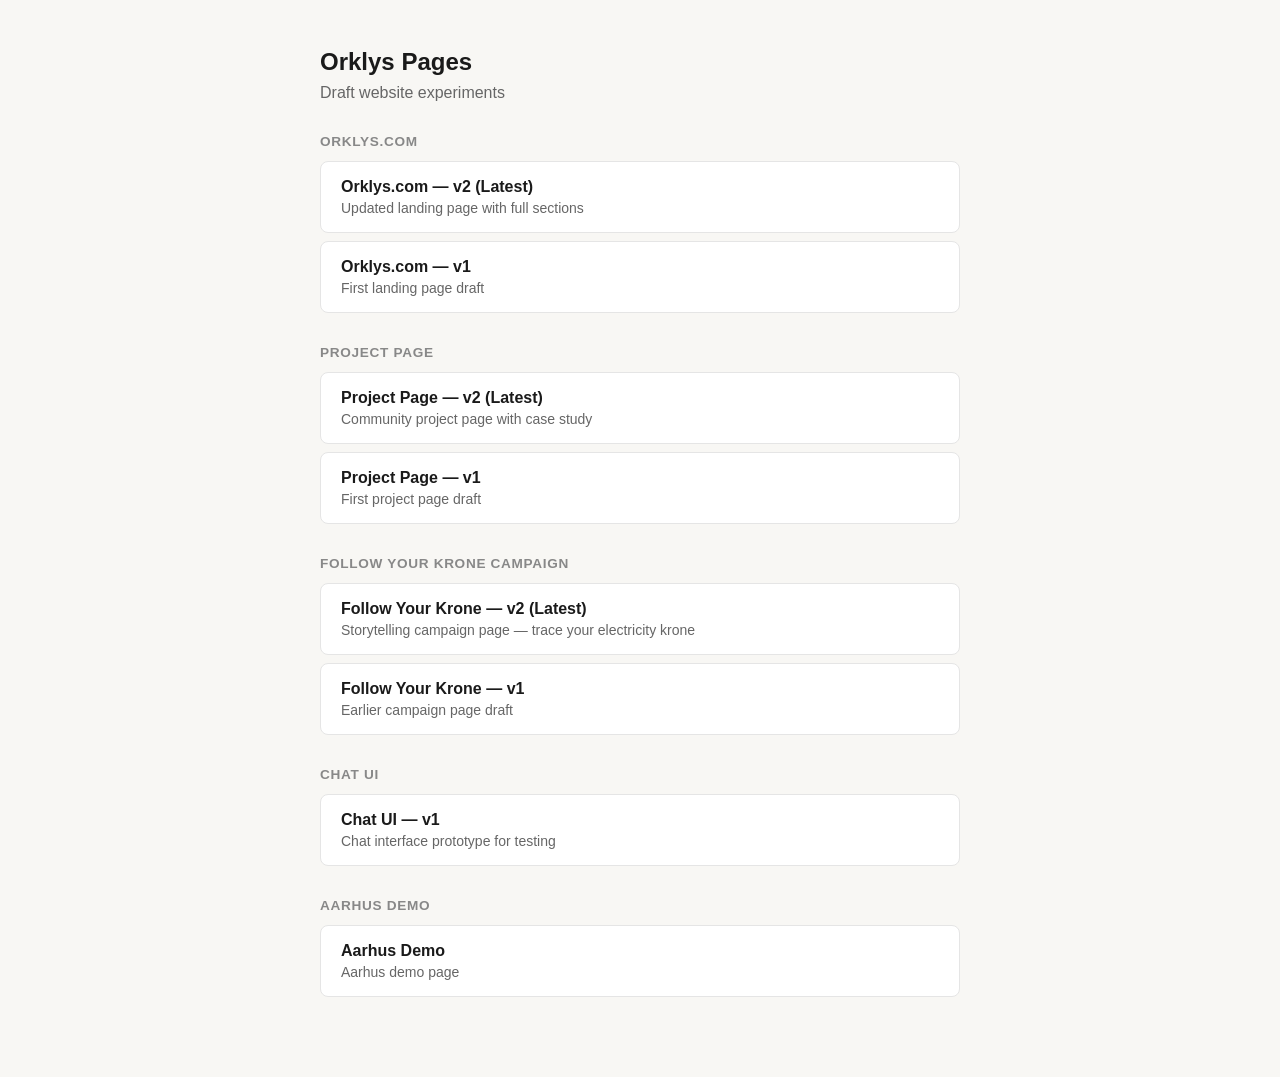
<file: index.html>
<!DOCTYPE html>
<html lang="en">
  <head>
    <meta charset="UTF-8" />
    <meta name="viewport" content="width=device-width, initial-scale=1.0" />
    <title>Orklys — Pages</title>
    <style>
      * {
        margin: 0;
        padding: 0;
        box-sizing: border-box;
      }
      body {
        font-family: -apple-system, BlinkMacSystemFont, "Segoe UI", sans-serif;
        background: #f8f7f4;
        color: #1a1a1a;
        min-height: 100vh;
        padding: 3rem 1.5rem;
      }
      .container {
        max-width: 640px;
        margin: 0 auto;
      }
      h1 {
        font-size: 1.5rem;
        margin-bottom: 0.5rem;
      }
      p.subtitle {
        color: #666;
        margin-bottom: 2rem;
      }
      .section {
        margin-bottom: 2rem;
      }
      .section h2 {
        font-size: 0.85rem;
        text-transform: uppercase;
        letter-spacing: 0.05em;
        color: #888;
        margin-bottom: 0.75rem;
      }
      a.page-link {
        display: block;
        padding: 1rem 1.25rem;
        background: #fff;
        border-radius: 8px;
        text-decoration: none;
        color: #1a1a1a;
        margin-bottom: 0.5rem;
        border: 1px solid #e5e5e5;
        transition: border-color 0.15s;
      }
      a.page-link:hover {
        border-color: #2d5a3d;
      }
      a.page-link .name {
        font-weight: 600;
      }
      a.page-link .desc {
        font-size: 0.875rem;
        color: #666;
        margin-top: 0.25rem;
      }
    </style>
  </head>
  <body>
    <div class="container">
      <h1>Orklys Pages</h1>
      <p class="subtitle">Draft website experiments</p>

      <div class="section">
        <h2>Orklys.com</h2>
        <a class="page-link" href="pages/orklys-com-v2/">
          <div class="name">Orklys.com — v2 (Latest)</div>
          <div class="desc">Updated landing page with full sections</div>
        </a>
        <a class="page-link" href="pages/orklys-com-v1/">
          <div class="name">Orklys.com — v1</div>
          <div class="desc">First landing page draft</div>
        </a>
      </div>
      <div class="section">
        <h2>Project Page</h2>
        <a class="page-link" href="pages/project-page-v2/">
          <div class="name">Project Page — v2 (Latest)</div>
          <div class="desc">Community project page with case study</div>
        </a>
        <a class="page-link" href="pages/project-page-v1/">
          <div class="name">Project Page — v1</div>
          <div class="desc">First project page draft</div>
        </a>
      </div>
      <div class="section">
        <h2>Follow Your Krone Campaign</h2>
        <a class="page-link" href="pages/you-are-screwed-campaign-v2/">
          <div class="name">Follow Your Krone — v2 (Latest)</div>
          <div class="desc">Storytelling campaign page — trace your electricity krone</div>
        </a>
        <a class="page-link" href="pages/you-are-screwed-campaign-v1/">
          <div class="name">Follow Your Krone — v1</div>
          <div class="desc">Earlier campaign page draft</div>
        </a>
      </div>
      <div class="section">
        <h2>Chat UI</h2>
        <a class="page-link" href="pages/chat-ui-v1/">
          <div class="name">Chat UI — v1</div>
          <div class="desc">Chat interface prototype for testing</div>
        </a>
      </div>
      <div class="section">
        <h2>Aarhus Demo</h2>
        <a class="page-link" href="pages/aarhus-demo/">
          <div class="name">Aarhus Demo</div>
          <div class="desc">Aarhus demo page</div>
        </a>
      </div>
    </div>
  </body>
</html>
</file>
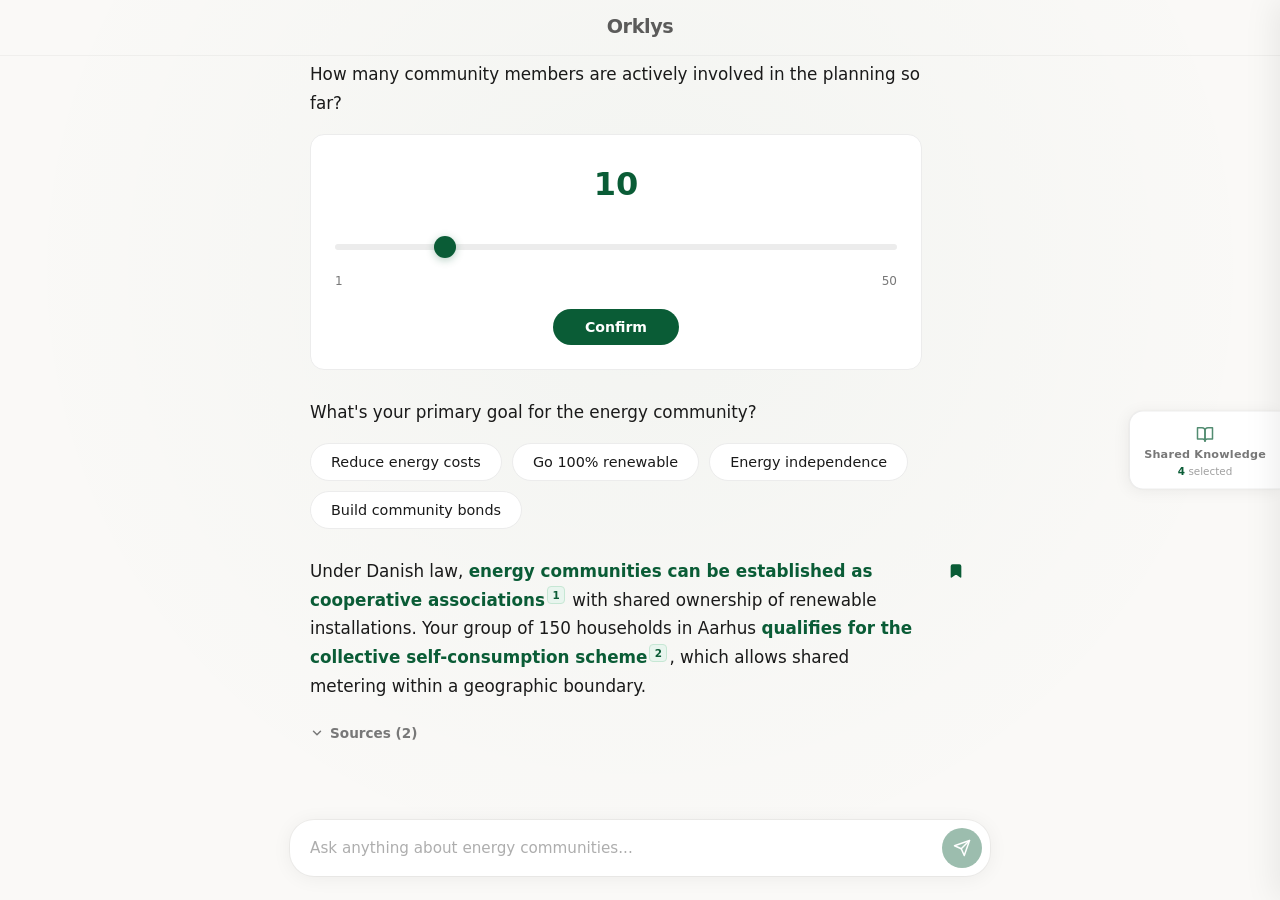
<file: pages/chat-ui-v1/index.html>
<!DOCTYPE html>
<html lang="en">
<head>
  <meta charset="UTF-8">
  <meta name="viewport" content="width=device-width, initial-scale=1.0">
  <title>Orklys Chat — Final Merged (V6)</title>
  <link rel="stylesheet" href="style.css">
</head>
<body>

<div class="app">

  <!-- Header -->
  <header class="header">
    <span class="header-logo">Orklys</span>
    <button class="header-panel-btn" id="openPanel" aria-label="Open knowledge panel" style="display:none;">
      Context
    </button>
  </header>

  <!-- Messages -->
  <div class="messages-scroll" id="messagesScroll">
    <div class="messages" id="messages">

      <!-- 1. System message -->
      <div class="msg msg-system">
        <span>Welcome to Orklys</span>
      </div>

      <!-- 2. Assistant greeting (NO bubble) -->
      <div class="msg msg-assistant">
        <button class="bookmark-btn" aria-label="Bookmark this answer">
          <svg class="bookmark-icon-outline" viewBox="0 0 24 24" fill="none" stroke="currentColor" stroke-width="2" stroke-linecap="round" stroke-linejoin="round"><path d="M19 21l-7-5-7 5V5a2 2 0 0 1 2-2h10a2 2 0 0 1 2 2z"/></svg>
          <svg class="bookmark-icon-filled" viewBox="0 0 24 24" fill="currentColor" stroke="currentColor" stroke-width="2" stroke-linecap="round" stroke-linejoin="round"><path d="M19 21l-7-5-7 5V5a2 2 0 0 1 2-2h10a2 2 0 0 1 2 2z"/></svg>
        </button>
        <div class="msg-text">
          <p>Hi there! I'm here to help you with your energy community journey. Whether you're just getting started or looking for specific legal guidance, I can help.</p>
          <p>Tell me a bit about your community &mdash; where are you located and what stage are you at?</p>
        </div>
      </div>

      <!-- 3. User message -->
      <div class="msg msg-user">
        <div class="msg-bubble">We're a group of about 150 households in Aarhus looking to set up a solar energy community. We've been talking about it for a few months but haven't formally organized yet.</div>
      </div>

      <!-- 4. Subtle data capture confirmation -->
      <div class="msg msg-assistant">
        <button class="bookmark-btn" aria-label="Bookmark this answer">
          <svg class="bookmark-icon-outline" viewBox="0 0 24 24" fill="none" stroke="currentColor" stroke-width="2" stroke-linecap="round" stroke-linejoin="round"><path d="M19 21l-7-5-7 5V5a2 2 0 0 1 2-2h10a2 2 0 0 1 2 2z"/></svg>
          <svg class="bookmark-icon-filled" viewBox="0 0 24 24" fill="currentColor" stroke="currentColor" stroke-width="2" stroke-linecap="round" stroke-linejoin="round"><path d="M19 21l-7-5-7 5V5a2 2 0 0 1 2-2h10a2 2 0 0 1 2 2z"/></svg>
        </button>
        <div class="msg-text">
          <p>Great, I've noted your location, households, energy type, and current status. Our <a href="#" class="context-link" id="openContextLink">shared knowledge</a> has been updated.</p>
        </div>
      </div>

      <!-- 5. Interactive slider -->
      <div class="msg msg-assistant" id="sliderMsg">
        <button class="bookmark-btn" aria-label="Bookmark this answer">
          <svg class="bookmark-icon-outline" viewBox="0 0 24 24" fill="none" stroke="currentColor" stroke-width="2" stroke-linecap="round" stroke-linejoin="round"><path d="M19 21l-7-5-7 5V5a2 2 0 0 1 2-2h10a2 2 0 0 1 2 2z"/></svg>
          <svg class="bookmark-icon-filled" viewBox="0 0 24 24" fill="currentColor" stroke="currentColor" stroke-width="2" stroke-linecap="round" stroke-linejoin="round"><path d="M19 21l-7-5-7 5V5a2 2 0 0 1 2-2h10a2 2 0 0 1 2 2z"/></svg>
        </button>
        <div class="msg-text">
          <p>How many community members are actively involved in the planning so far?</p>
        </div>
        <div class="slider-card" id="sliderCard">
          <div class="slider-value-display" id="sliderDisplay">10</div>
          <div class="slider-track-wrap">
            <input type="range" id="memberSlider" min="1" max="50" value="10">
          </div>
          <div class="slider-range-labels">
            <span>1</span>
            <span>50</span>
          </div>
          <button class="slider-submit-btn" id="sliderSubmit">Confirm</button>
        </div>
      </div>

      <!-- 6. Completed slider -->
      <div class="msg msg-assistant" id="completedSliderMsg" style="display:none;">
        <div class="slider-card completed">
          <div class="slider-completed-row">
            <div class="check-icon">
              <svg viewBox="0 0 24 24" fill="none" stroke="currentColor" stroke-width="3" stroke-linecap="round" stroke-linejoin="round"><polyline points="20 6 9 17 4 12"/></svg>
            </div>
            <span id="completedSliderText">12 active members</span>
          </div>
        </div>
      </div>

      <!-- 7. Multiple choice -->
      <div class="msg msg-assistant">
        <button class="bookmark-btn" aria-label="Bookmark this answer">
          <svg class="bookmark-icon-outline" viewBox="0 0 24 24" fill="none" stroke="currentColor" stroke-width="2" stroke-linecap="round" stroke-linejoin="round"><path d="M19 21l-7-5-7 5V5a2 2 0 0 1 2-2h10a2 2 0 0 1 2 2z"/></svg>
          <svg class="bookmark-icon-filled" viewBox="0 0 24 24" fill="currentColor" stroke="currentColor" stroke-width="2" stroke-linecap="round" stroke-linejoin="round"><path d="M19 21l-7-5-7 5V5a2 2 0 0 1 2-2h10a2 2 0 0 1 2 2z"/></svg>
        </button>
        <div class="msg-text">
          <p>What's your primary goal for the energy community?</p>
        </div>
        <div class="choice-group" id="choiceGroup">
          <button class="choice-pill" data-choice="cost">Reduce energy costs</button>
          <button class="choice-pill" data-choice="green">Go 100% renewable</button>
          <button class="choice-pill" data-choice="independence">Energy independence</button>
          <button class="choice-pill" data-choice="social">Build community bonds</button>
        </div>
      </div>

      <!-- 8. Citation-enriched message (V1 style, enhanced) -->
      <div class="msg msg-assistant bookmarked" id="citationMsg" data-bookmark-id="1">
        <button class="bookmark-btn bookmarked" aria-label="Remove bookmark">
          <svg class="bookmark-icon-outline" viewBox="0 0 24 24" fill="none" stroke="currentColor" stroke-width="2" stroke-linecap="round" stroke-linejoin="round"><path d="M19 21l-7-5-7 5V5a2 2 0 0 1 2-2h10a2 2 0 0 1 2 2z"/></svg>
          <svg class="bookmark-icon-filled" viewBox="0 0 24 24" fill="currentColor" stroke="currentColor" stroke-width="2" stroke-linecap="round" stroke-linejoin="round"><path d="M19 21l-7-5-7 5V5a2 2 0 0 1 2-2h10a2 2 0 0 1 2 2z"/></svg>
        </button>
        <div class="msg-text">
          <p>Under Danish law, <span class="cite-text">energy communities can be established as cooperative associations</span><span class="citation-ref" data-cite="1">1<span class="citation-tooltip"><span class="tooltip-quote">"Energy communities may be constituted as cooperative entities under Elforsyningsloven &sect;4a."</span><span class="tooltip-doc">Danish Electricity Supply Act, 2024</span><a class="tooltip-link" href="#" onclick="openPdf(event)">View document</a></span></span> with shared ownership of renewable installations. Your group of 150 households in Aarhus <span class="cite-text">qualifies for the collective self-consumption scheme</span><span class="citation-ref" data-cite="2">2<span class="citation-tooltip"><span class="tooltip-quote">"Collective self-consumption is permitted for communities within a single grid area."</span><span class="tooltip-doc">EU Renewable Energy Directive (RED II), Art. 22</span><a class="tooltip-link" href="#" onclick="openPdf(event)">View document</a></span></span>, which allows shared metering within a geographic boundary.</p>
        </div>

        <!-- 9. Collapsible Sources (inside same assistant message) -->
        <div class="sources-block">
          <button class="sources-toggle" id="sourcesToggle">
            <svg class="chevron" width="14" height="14" viewBox="0 0 24 24" fill="none" stroke="currentColor" stroke-width="2.5" stroke-linecap="round" stroke-linejoin="round"><polyline points="6 9 12 15 18 9"/></svg>
            Sources (2)
          </button>
          <div class="sources-list hidden" id="sourcesList">
            <div class="source-card" onclick="openPdf(event)">
              <div class="source-icon">
                <svg viewBox="0 0 24 24" fill="none" stroke="currentColor" stroke-width="2" stroke-linecap="round" stroke-linejoin="round"><path d="M14 2H6a2 2 0 0 0-2 2v16a2 2 0 0 0 2 2h12a2 2 0 0 0 2-2V8z"/><polyline points="14 2 14 8 20 8"/></svg>
              </div>
              <div class="source-info">
                <div class="source-name">Danish Electricity Supply Act, 2024</div>
                <div class="source-meta">PDF &middot; Section 4a &middot; Page 12</div>
              </div>
            </div>
            <div class="source-card" onclick="openPdf(event)">
              <div class="source-icon">
                <svg viewBox="0 0 24 24" fill="none" stroke="currentColor" stroke-width="2" stroke-linecap="round" stroke-linejoin="round"><path d="M14 2H6a2 2 0 0 0-2 2v16a2 2 0 0 0 2 2h12a2 2 0 0 0 2-2V8z"/><polyline points="14 2 14 8 20 8"/></svg>
              </div>
              <div class="source-info">
                <div class="source-name">EU Renewable Energy Directive (RED II)</div>
                <div class="source-meta">PDF &middot; Article 22 &middot; Page 38</div>
              </div>
            </div>
          </div>
        </div>
      </div>

    </div><!-- /.messages -->
  </div><!-- /.messages-scroll -->

  <!-- Input Area -->
  <div class="input-area">
    <div class="input-bar">
      <textarea id="chatInput" rows="1" placeholder="Ask anything about energy communities..."></textarea>
      <button class="send-btn" id="sendBtn" aria-label="Send">
        <svg viewBox="0 0 24 24" fill="none" stroke="currentColor" stroke-width="2" stroke-linecap="round" stroke-linejoin="round"><line x1="22" y1="2" x2="11" y2="13"/><polygon points="22 2 15 22 11 13 2 9 22 2"/></svg>
      </button>
    </div>
  </div>

</div><!-- /.app -->

<!-- Side Panel Backdrop -->
<div class="panel-backdrop" id="panelBackdrop"></div>

<!-- Floating side tab button -->
<button class="knowledge-tab" id="knowledgeTab" aria-label="Open shared knowledge">
  <svg viewBox="0 0 24 24" fill="none" stroke="currentColor" stroke-width="2" stroke-linecap="round" stroke-linejoin="round">
    <path d="M2 3h6a4 4 0 0 1 4 4v14a3 3 0 0 0-3-3H2z"/><path d="M22 3h-6a4 4 0 0 0-4 4v14a3 3 0 0 1 3-3h7z"/>
  </svg>
  <span class="knowledge-tab-label">Shared Knowledge</span>
  <span class="knowledge-tab-count"><span class="knowledge-tab-num" id="knowledgeCount">3</span> selected</span>
</button>

<!-- Side Panel (V3 overlay style with V4 aesthetic + file uploads + knowledge toggles) -->
<aside class="side-panel" id="sidePanel">
  <div class="panel-header">
    <span class="panel-title">Shared Knowledge</span>
    <button class="panel-close" id="closePanel" aria-label="Close panel">
      <svg viewBox="0 0 24 24" fill="none" stroke="currentColor" stroke-width="2" stroke-linecap="round" stroke-linejoin="round"><line x1="18" y1="6" x2="6" y2="18"/><line x1="6" y1="6" x2="18" y2="18"/></svg>
    </button>
  </div>
  <div class="panel-body">

    <div class="panel-description">
      Everything selected here is shared with the assistant as context. Toggle items on or off to control what informs the conversation.
    </div>

    <!-- ===== FILES SECTION (top) ===== -->
    <div class="panel-section-header">
      <span>Files</span>
    </div>
    <div class="files-section">
      <!-- File 1 -->
      <div class="file-item">
        <div class="file-icon">
          <svg viewBox="0 0 24 24" fill="none" stroke="currentColor" stroke-width="2" stroke-linecap="round" stroke-linejoin="round"><path d="M14 2H6a2 2 0 0 0-2 2v16a2 2 0 0 0 2 2h12a2 2 0 0 0 2-2V8z"/><polyline points="14 2 14 8 20 8"/></svg>
        </div>
        <div class="file-info">
          <div class="file-name">energy_community_bylaws.pdf</div>
          <div class="file-size">2.4 MB</div>
        </div>
        <label class="context-toggle" title="Include as knowledge">
          <input type="checkbox" checked>
          <span class="toggle-track"></span>
        </label>
      </div>
      <!-- File 2 -->
      <div class="file-item">
        <div class="file-icon">
          <svg viewBox="0 0 24 24" fill="none" stroke="currentColor" stroke-width="2" stroke-linecap="round" stroke-linejoin="round"><path d="M14 2H6a2 2 0 0 0-2 2v16a2 2 0 0 0 2 2h12a2 2 0 0 0 2-2V8z"/><polyline points="14 2 14 8 20 8"/></svg>
        </div>
        <div class="file-info">
          <div class="file-name">site_survey_2024.pdf</div>
          <div class="file-size">1.1 MB</div>
        </div>
        <label class="context-toggle" title="Include as knowledge">
          <input type="checkbox" checked>
          <span class="toggle-track"></span>
        </label>
      </div>
      <!-- File 3 -->
      <div class="file-item">
        <div class="file-icon">
          <svg viewBox="0 0 24 24" fill="none" stroke="currentColor" stroke-width="2" stroke-linecap="round" stroke-linejoin="round"><path d="M14 2H6a2 2 0 0 0-2 2v16a2 2 0 0 0 2 2h12a2 2 0 0 0 2-2V8z"/><polyline points="14 2 14 8 20 8"/></svg>
        </div>
        <div class="file-info">
          <div class="file-name">aarhus_grid_connection.pdf</div>
          <div class="file-size">856 KB</div>
        </div>
        <label class="context-toggle" title="Include as knowledge">
          <input type="checkbox">
          <span class="toggle-track"></span>
        </label>
      </div>

      <!-- Upload drop zone -->
      <div class="file-upload-area">
        <div class="upload-drop-zone" id="uploadDropZone">
          <svg viewBox="0 0 24 24" fill="none" stroke="currentColor" stroke-width="2" stroke-linecap="round" stroke-linejoin="round"><path d="M21 15v4a2 2 0 0 1-2 2H5a2 2 0 0 1-2-2v-4"/><polyline points="17 8 12 3 7 8"/><line x1="12" y1="3" x2="12" y2="15"/></svg>
          <div class="upload-drop-text">
            Drag files here or <strong id="uploadBrowse">browse</strong>
          </div>
          <input type="file" id="fileInput" multiple accept=".pdf,.doc,.docx,.txt,.csv" style="display:none">
        </div>
      </div>
    </div>

    <div class="panel-divider"></div>

    <!-- ===== BOOKMARKS SECTION (middle) ===== -->
    <div class="panel-section-header">
      <span>Bookmarks</span>
      <label class="section-toggle" title="Include bookmarks as knowledge">
        <input type="checkbox" checked id="bookmarksToggle">
        <span class="section-toggle-track"></span>
      </label>
    </div>
    <div class="bookmarks-section" id="bookmarksSection">
      <div class="bookmarks-empty" id="bookmarksEmpty" style="display:none;">
        Bookmark important answers to save them here
      </div>
      <div class="bookmarks-list" id="bookmarksList">
        <!-- Pre-populated bookmark for demo (citation message) -->
        <div class="bookmark-card" data-bookmark-id="1">
          <div class="bookmark-card-header">
            <svg class="bookmark-card-icon" viewBox="0 0 24 24" fill="currentColor" stroke="currentColor" stroke-width="2" stroke-linecap="round" stroke-linejoin="round"><path d="M19 21l-7-5-7 5V5a2 2 0 0 1 2-2h10a2 2 0 0 1 2 2z"/></svg>
            <button class="bookmark-remove" aria-label="Remove bookmark">&times;</button>
          </div>
          <div class="bookmark-preview">Under Danish law, energy communities can be established as cooperative associations with shared ownership of renewable installations. Your group of 150 households in Aarhus qualifies for the collective self-consumption scheme, which allows shared metering within a geographic boundary.</div>
          <div class="bookmark-full" style="display:none;"></div>
          <button class="bookmark-question-toggle">
            <svg class="chevron" width="12" height="12" viewBox="0 0 24 24" fill="none" stroke="currentColor" stroke-width="2.5" stroke-linecap="round" stroke-linejoin="round"><polyline points="6 9 12 15 18 9"/></svg>
            Show question
          </button>
          <div class="bookmark-question" style="display:none;">We're a group of about 150 households in Aarhus looking to set up a solar energy community. We've been talking about it for a few months but haven't formally organized yet.</div>
        </div>
      </div>
    </div>

    <div class="panel-divider"></div>

    <!-- ===== COMMUNITY PROFILE SECTION (bottom) ===== -->
    <div class="panel-section-header">
      <span>Community Profile</span>
      <label class="section-toggle" title="Include profile as knowledge">
        <input type="checkbox" checked id="profileContextToggle">
        <span class="section-toggle-track"></span>
      </label>
    </div>
    <div class="profile-section" id="profileSection">
      <div class="progress-section">
        <div class="progress-label">
          <span>Profile completeness</span>
          <span>5 / 12</span>
        </div>
        <div class="progress-track">
          <div class="progress-fill" style="width: 41.6%"></div>
        </div>
      </div>

      <div class="panel-fields">
        <div class="panel-field" data-field="name">
          <div class="panel-field-left">
            <div class="panel-field-label">Community name</div>
            <div class="panel-field-value">Aarhus Solar Collective</div>
            <div class="panel-field-edit"><input type="text" value="Aarhus Solar Collective"></div>
          </div>
          <div class="panel-field-actions">
            <button class="panel-edit-btn">Edit</button>
          </div>
        </div>
        <div class="panel-field" data-field="location">
          <div class="panel-field-left">
            <div class="panel-field-label">Location</div>
            <div class="panel-field-value">Aarhus, Denmark</div>
            <div class="panel-field-edit"><input type="text" value="Aarhus, Denmark"></div>
          </div>
          <div class="panel-field-actions">
            <button class="panel-edit-btn">Edit</button>
          </div>
        </div>
        <div class="panel-field" data-field="households">
          <div class="panel-field-left">
            <div class="panel-field-label">Households</div>
            <div class="panel-field-value">~150</div>
            <div class="panel-field-edit"><input type="text" value="~150"></div>
          </div>
          <div class="panel-field-actions">
            <button class="panel-edit-btn">Edit</button>
          </div>
        </div>
        <div class="panel-field" data-field="energy">
          <div class="panel-field-left">
            <div class="panel-field-label">Energy type</div>
            <div class="panel-field-value">Solar</div>
            <div class="panel-field-edit"><input type="text" value="Solar"></div>
          </div>
          <div class="panel-field-actions">
            <button class="panel-edit-btn">Edit</button>
          </div>
        </div>
        <div class="panel-field" data-field="status">
          <div class="panel-field-left">
            <div class="panel-field-label">Status</div>
            <div class="panel-field-value">Early exploration</div>
            <div class="panel-field-edit"><input type="text" value="Early exploration"></div>
          </div>
          <div class="panel-field-actions">
            <button class="panel-edit-btn">Edit</button>
          </div>
        </div>
        <div class="panel-field" data-field="legal">
          <div class="panel-field-left">
            <div class="panel-field-label">Legal structure</div>
            <div class="panel-field-value empty">Not set</div>
            <div class="panel-field-edit"><input type="text" value=""></div>
          </div>
          <div class="panel-field-actions">
            <button class="panel-edit-btn">Edit</button>
          </div>
        </div>
        <div class="panel-field" data-field="goal">
          <div class="panel-field-left">
            <div class="panel-field-label">Primary goal</div>
            <div class="panel-field-value empty">Not set</div>
            <div class="panel-field-edit"><input type="text" value=""></div>
          </div>
          <div class="panel-field-actions">
            <button class="panel-edit-btn">Edit</button>
          </div>
        </div>
      </div>
    </div>

  </div>
</aside>

<!-- PDF Modal -->
<div class="pdf-backdrop" id="pdfBackdrop">
  <div class="pdf-modal">
    <div class="pdf-modal-header">
      <span class="pdf-modal-title">Document Viewer</span>
      <button class="pdf-modal-close" id="pdfClose" aria-label="Close PDF">
        <svg viewBox="0 0 24 24" fill="none" stroke="currentColor" stroke-width="2" stroke-linecap="round" stroke-linejoin="round"><line x1="18" y1="6" x2="6" y2="18"/><line x1="6" y1="6" x2="18" y2="18"/></svg>
      </button>
    </div>
    <div class="pdf-modal-body">
      <div class="pdf-placeholder">
        <svg viewBox="0 0 24 24" fill="none" stroke="currentColor" stroke-width="1.5" stroke-linecap="round" stroke-linejoin="round"><path d="M14 2H6a2 2 0 0 0-2 2v16a2 2 0 0 0 2 2h12a2 2 0 0 0 2-2V8z"/><polyline points="14 2 14 8 20 8"/><line x1="16" y1="13" x2="8" y2="13"/><line x1="16" y1="17" x2="8" y2="17"/><polyline points="10 9 9 9 8 9"/></svg>
        <p>PDF preview would render here</p>
        <p style="font-size:0.78rem;color:var(--text-secondary)">Danish Electricity Supply Act, 2024 &mdash; Section 4a</p>
      </div>
    </div>
  </div>
</div>

<script>
(function() {
  'use strict';

  // --- DOM refs ---
  var messagesScroll = document.getElementById('messagesScroll');
  var chatInput = document.getElementById('chatInput');
  var sendBtn = document.getElementById('sendBtn');
  var openPanelBtn = document.getElementById('openPanel');
  var closePanelBtn = document.getElementById('closePanel');
  var panelBackdrop = document.getElementById('panelBackdrop');
  var sidePanel = document.getElementById('sidePanel');
  var sourcesToggle = document.getElementById('sourcesToggle');
  var sourcesList = document.getElementById('sourcesList');
  var memberSlider = document.getElementById('memberSlider');
  var sliderDisplay = document.getElementById('sliderDisplay');
  var sliderSubmit = document.getElementById('sliderSubmit');
  var sliderMsg = document.getElementById('sliderMsg');
  var completedSliderMsg = document.getElementById('completedSliderMsg');
  var completedSliderText = document.getElementById('completedSliderText');
  var choiceGroup = document.getElementById('choiceGroup');
  var pdfBackdrop = document.getElementById('pdfBackdrop');
  var pdfClose = document.getElementById('pdfClose');
  var uploadDropZone = document.getElementById('uploadDropZone');
  var fileInput = document.getElementById('fileInput');
  var uploadBrowse = document.getElementById('uploadBrowse');

  // --- Scroll to bottom ---
  function scrollBottom() {
    messagesScroll.scrollTop = messagesScroll.scrollHeight;
  }
  scrollBottom();

  // --- Textarea auto-expand ---
  chatInput.addEventListener('input', function() {
    this.style.height = 'auto';
    this.style.height = Math.min(this.scrollHeight, 140) + 'px';
    sendBtn.classList.toggle('active', this.value.trim().length > 0);
  });

  // --- Send message ---
  function sendMessage() {
    var text = chatInput.value.trim();
    if (!text) return;

    var messagesContainer = document.getElementById('messages');
    var msgDiv = document.createElement('div');
    msgDiv.className = 'msg msg-user';
    msgDiv.innerHTML = '<div class="msg-bubble">' + escapeHtml(text) + '</div>';
    messagesContainer.appendChild(msgDiv);

    chatInput.value = '';
    chatInput.style.height = 'auto';
    sendBtn.classList.remove('active');
    scrollBottom();

    // Typing indicator
    var typingDiv = document.createElement('div');
    typingDiv.className = 'msg msg-assistant';
    typingDiv.innerHTML = '<div class="typing-indicator"><div class="typing-dot"></div><div class="typing-dot"></div><div class="typing-dot"></div></div>';
    messagesContainer.appendChild(typingDiv);
    scrollBottom();

    // Simulated reply
    setTimeout(function() {
      typingDiv.remove();
      var replyDiv = document.createElement('div');
      replyDiv.className = 'msg msg-assistant';
      replyDiv.innerHTML = '<button class="bookmark-btn" aria-label="Bookmark this answer"><svg class="bookmark-icon-outline" viewBox="0 0 24 24" fill="none" stroke="currentColor" stroke-width="2" stroke-linecap="round" stroke-linejoin="round"><path d="M19 21l-7-5-7 5V5a2 2 0 0 1 2-2h10a2 2 0 0 1 2 2z"/></svg><svg class="bookmark-icon-filled" viewBox="0 0 24 24" fill="currentColor" stroke="currentColor" stroke-width="2" stroke-linecap="round" stroke-linejoin="round"><path d="M19 21l-7-5-7 5V5a2 2 0 0 1 2-2h10a2 2 0 0 1 2 2z"/></svg></button><div class="msg-text"><p>That\'s a great question. I\'ll look into the specific regulations for your area and get back to you with detailed guidance.</p></div>';
      messagesContainer.appendChild(replyDiv);
      scrollBottom();
    }, 1800);
  }

  sendBtn.addEventListener('click', sendMessage);
  chatInput.addEventListener('keydown', function(e) {
    if (e.key === 'Enter' && !e.shiftKey) {
      e.preventDefault();
      sendMessage();
    }
  });

  function escapeHtml(str) {
    var div = document.createElement('div');
    div.textContent = str;
    return div.innerHTML;
  }

  // --- Side Panel ---
  function openPanel() {
    sidePanel.classList.add('open');
    panelBackdrop.classList.add('open');
    knowledgeTab.classList.add('hidden');
    document.body.style.overflow = 'hidden';
  }

  function closePanel() {
    sidePanel.classList.remove('open');
    panelBackdrop.classList.remove('open');
    knowledgeTab.classList.remove('hidden');
    document.body.style.overflow = '';
  }

  var knowledgeTab = document.getElementById('knowledgeTab');

  openPanelBtn.addEventListener('click', openPanel);
  knowledgeTab.addEventListener('click', openPanel);
  closePanelBtn.addEventListener('click', closePanel);
  panelBackdrop.addEventListener('click', closePanel);

  // --- Panel Inline Edit (V3 style: edit button on hover) ---
  document.querySelectorAll('.panel-edit-btn').forEach(function(btn) {
    btn.addEventListener('click', function() {
      var field = this.closest('.panel-field');
      var isEditing = field.classList.contains('editing');

      if (isEditing) {
        var input = field.querySelector('.panel-field-edit input');
        var valueEl = field.querySelector('.panel-field-value');
        var val = input.value.trim();
        valueEl.textContent = val || 'Not set';
        valueEl.classList.toggle('empty', !val);
        field.classList.remove('editing');
        this.textContent = 'Edit';
      } else {
        field.classList.add('editing');
        this.textContent = 'Save';
        var input = field.querySelector('.panel-field-edit input');
        input.focus();
        input.select();
      }
    });
  });

  // Enter to save in panel fields
  document.querySelectorAll('.panel-field-edit input').forEach(function(input) {
    input.addEventListener('keydown', function(e) {
      if (e.key === 'Enter') {
        this.closest('.panel-field').querySelector('.panel-edit-btn').click();
      }
      if (e.key === 'Escape') {
        var field = this.closest('.panel-field');
        field.classList.remove('editing');
        field.querySelector('.panel-edit-btn').textContent = 'Edit';
      }
    });
  });

  // --- Slider ---
  memberSlider.addEventListener('input', function() {
    sliderDisplay.textContent = this.value;
  });

  sliderSubmit.addEventListener('click', function() {
    var val = memberSlider.value;
    sliderMsg.style.display = 'none';
    completedSliderMsg.style.display = 'block';
    completedSliderText.textContent = val + ' active members';
    scrollBottom();
  });

  // --- Multiple Choice ---
  choiceGroup.addEventListener('click', function(e) {
    var pill = e.target.closest('.choice-pill');
    if (!pill) return;

    choiceGroup.querySelectorAll('.choice-pill').forEach(function(p) {
      p.classList.remove('selected');
    });
    pill.classList.add('selected');

    setTimeout(function() {
      var messagesContainer = document.getElementById('messages');
      var msgDiv = document.createElement('div');
      msgDiv.className = 'msg msg-user';
      msgDiv.innerHTML = '<div class="msg-bubble">' + escapeHtml(pill.textContent) + '</div>';
      var choiceMsg = choiceGroup.closest('.msg');
      if (choiceMsg.nextSibling) {
        messagesContainer.insertBefore(msgDiv, choiceMsg.nextSibling);
      } else {
        messagesContainer.appendChild(msgDiv);
      }
      scrollBottom();
    }, 300);
  });

  // --- Sources Toggle ---
  sourcesToggle.addEventListener('click', function() {
    sourcesList.classList.toggle('hidden');
    sourcesToggle.classList.toggle('open');
  });

  // --- PDF Modal ---
  window.openPdf = function(e) {
    e.preventDefault();
    e.stopPropagation();
    pdfBackdrop.classList.add('open');
    document.body.style.overflow = 'hidden';
  };

  pdfClose.addEventListener('click', function() {
    pdfBackdrop.classList.remove('open');
    if (!sidePanel.classList.contains('open')) {
      document.body.style.overflow = '';
    }
  });

  pdfBackdrop.addEventListener('click', function(e) {
    if (e.target === pdfBackdrop) {
      pdfBackdrop.classList.remove('open');
      if (!sidePanel.classList.contains('open')) {
        document.body.style.overflow = '';
      }
    }
  });

  // --- "Shared knowledge" link opens panel ---
  document.getElementById('openContextLink').addEventListener('click', function(e) {
    e.preventDefault();
    openPanel();
  });

  // --- File Upload: drag and drop ---
  uploadDropZone.addEventListener('dragover', function(e) {
    e.preventDefault();
    this.classList.add('dragover');
  });

  uploadDropZone.addEventListener('dragleave', function(e) {
    e.preventDefault();
    this.classList.remove('dragover');
  });

  uploadDropZone.addEventListener('drop', function(e) {
    e.preventDefault();
    this.classList.remove('dragover');
    var files = e.dataTransfer.files;
    if (files.length > 0) {
      addFileToList(files[0]);
    }
  });

  // Browse button
  uploadBrowse.addEventListener('click', function(e) {
    e.stopPropagation();
    fileInput.click();
  });

  uploadDropZone.addEventListener('click', function() {
    fileInput.click();
  });

  fileInput.addEventListener('change', function() {
    if (this.files.length > 0) {
      addFileToList(this.files[0]);
    }
    this.value = '';
  });

  function addFileToList(file) {
    var filesSection = document.querySelector('.files-section');
    var uploadArea = filesSection.querySelector('.file-upload-area');

    var fileItem = document.createElement('div');
    fileItem.className = 'file-item';
    fileItem.style.animation = 'msgIn 0.35s ease-out both';

    var sizeStr = file.size < 1024 * 1024
      ? Math.round(file.size / 1024) + ' KB'
      : (file.size / (1024 * 1024)).toFixed(1) + ' MB';

    fileItem.innerHTML =
      '<div class="file-icon"><svg viewBox="0 0 24 24" fill="none" stroke="currentColor" stroke-width="2" stroke-linecap="round" stroke-linejoin="round"><path d="M14 2H6a2 2 0 0 0-2 2v16a2 2 0 0 0 2 2h12a2 2 0 0 0 2-2V8z"/><polyline points="14 2 14 8 20 8"/></svg></div>' +
      '<div class="file-info"><div class="file-name">' + escapeHtml(file.name) + '</div><div class="file-size">' + sizeStr + '</div></div>' +
      '<label class="context-toggle" title="Include as knowledge"><input type="checkbox" checked><span class="toggle-track"></span></label>';

    filesSection.insertBefore(fileItem, uploadArea);

    // Update knowledge count for new file toggle
    fileItem.querySelector('.context-toggle input').addEventListener('change', function() {
      if (typeof updateKnowledgeCount === 'function') updateKnowledgeCount();
    });
    if (typeof updateKnowledgeCount === 'function') updateKnowledgeCount();
  }

  // --- Profile section context toggle ---
  var profileToggle = document.getElementById('profileContextToggle');
  var profileSection = document.getElementById('profileSection');

  profileToggle.addEventListener('change', function() {
    profileSection.classList.toggle('context-off', !this.checked);
  });

  // --- Bookmarks ---
  var bookmarks = [];
  var bookmarkIdCounter = 1; // Start at 1 since demo bookmark uses id=1
  var bookmarksList = document.getElementById('bookmarksList');
  var bookmarksEmpty = document.getElementById('bookmarksEmpty');
  var bookmarksSection = document.getElementById('bookmarksSection');

  // Pre-populate the demo bookmark in the data store
  var citationMsg = document.getElementById('citationMsg');
  if (citationMsg) {
    var citationMsgText = citationMsg.querySelector('.msg-text');
    var prevUser = citationMsg.previousElementSibling;
    while (prevUser && !prevUser.classList.contains('msg-user')) {
      prevUser = prevUser.previousElementSibling;
    }
    var answerHtml = citationMsgText ? citationMsgText.innerHTML : '';
    bookmarks.push({
      id: 1,
      answerText: citationMsgText ? citationMsgText.textContent.trim() : '',
      answerHtml: answerHtml,
      questionText: prevUser ? prevUser.querySelector('.msg-bubble').textContent.trim() : '',
      msgElement: citationMsg
    });
    // Populate the pre-rendered card's full content
    var preCard = bookmarksList.querySelector('.bookmark-card[data-bookmark-id="1"]');
    if (preCard && answerHtml) {
      preCard.querySelector('.bookmark-full').innerHTML = answerHtml;
    }
  }

  // Bookmark button click handler (delegated)
  document.getElementById('messages').addEventListener('click', function(e) {
    var btn = e.target.closest('.bookmark-btn');
    if (!btn) return;

    e.stopPropagation();
    var msg = btn.closest('.msg-assistant');
    if (!msg) return;

    var existingId = msg.getAttribute('data-bookmark-id');

    if (existingId) {
      // Un-bookmark
      removeBookmark(parseInt(existingId));
    } else {
      // Bookmark
      bookmarkIdCounter++;
      var id = bookmarkIdCounter;

      var msgText = msg.querySelector('.msg-text');
      if (!msgText) return;

      // Find preceding user message
      var prevSib = msg.previousElementSibling;
      while (prevSib && !prevSib.classList.contains('msg-user')) {
        prevSib = prevSib.previousElementSibling;
      }
      var questionText = prevSib ? prevSib.querySelector('.msg-bubble').textContent.trim() : '';

      var bookmark = {
        id: id,
        answerText: msgText.textContent.trim(),
        answerHtml: msgText.innerHTML,
        questionText: questionText,
        msgElement: msg
      };
      bookmarks.push(bookmark);

      // Mark message as bookmarked
      msg.classList.add('bookmarked');
      msg.setAttribute('data-bookmark-id', id);
      btn.classList.add('bookmarked');
      btn.setAttribute('aria-label', 'Remove bookmark');

      // Pulse animation
      btn.classList.add('just-bookmarked');
      setTimeout(function() { btn.classList.remove('just-bookmarked'); }, 400);

      // Create panel card
      createBookmarkCard(bookmark);
      bookmarksEmpty.style.display = 'none';
    }
  });

  function removeBookmark(id) {
    // Remove from array
    bookmarks = bookmarks.filter(function(b) { return b.id !== id; });

    // Remove card from panel
    var card = bookmarksList.querySelector('.bookmark-card[data-bookmark-id="' + id + '"]');
    if (card) card.remove();

    // Un-mark the message in chat
    var msg = document.querySelector('.msg-assistant[data-bookmark-id="' + id + '"]');
    if (msg) {
      msg.classList.remove('bookmarked');
      msg.removeAttribute('data-bookmark-id');
      var btn = msg.querySelector('.bookmark-btn');
      if (btn) {
        btn.classList.remove('bookmarked');
        btn.setAttribute('aria-label', 'Bookmark this answer');
      }
    }

    // Show empty state if no bookmarks
    if (bookmarks.length === 0) {
      bookmarksEmpty.style.display = 'block';
    }
  }

  function createBookmarkCard(bookmark) {
    var card = document.createElement('div');
    card.className = 'bookmark-card';
    card.setAttribute('data-bookmark-id', bookmark.id);

    // Truncated preview (plain text, ~120 chars)
    var previewText = bookmark.answerText.substring(0, 150);
    if (bookmark.answerText.length > 150) previewText += '...';

    card.innerHTML =
      '<div class="bookmark-card-header">' +
        '<svg class="bookmark-card-icon" viewBox="0 0 24 24" fill="currentColor" stroke="currentColor" stroke-width="2" stroke-linecap="round" stroke-linejoin="round"><path d="M19 21l-7-5-7 5V5a2 2 0 0 1 2-2h10a2 2 0 0 1 2 2z"/></svg>' +
        '<button class="bookmark-remove" aria-label="Remove bookmark">&times;</button>' +
      '</div>' +
      '<div class="bookmark-preview">' + escapeHtml(previewText) + '</div>' +
      '<div class="bookmark-full" style="display:none;">' + bookmark.answerHtml + '</div>' +
      (bookmark.questionText ?
        '<button class="bookmark-question-toggle">' +
          '<svg class="chevron" width="12" height="12" viewBox="0 0 24 24" fill="none" stroke="currentColor" stroke-width="2.5" stroke-linecap="round" stroke-linejoin="round"><polyline points="6 9 12 15 18 9"/></svg>' +
          'Show question' +
        '</button>' +
        '<div class="bookmark-question" style="display:none;">' + escapeHtml(bookmark.questionText) + '</div>'
        : '');

    bookmarksList.appendChild(card);
  }

  // Bookmark card interactions (delegated on panel)
  bookmarksList.addEventListener('click', function(e) {
    // Remove button
    var removeBtn = e.target.closest('.bookmark-remove');
    if (removeBtn) {
      e.stopPropagation();
      var card = removeBtn.closest('.bookmark-card');
      var id = parseInt(card.getAttribute('data-bookmark-id'));
      removeBookmark(id);
      return;
    }

    // Question toggle
    var qToggle = e.target.closest('.bookmark-question-toggle');
    if (qToggle) {
      e.stopPropagation();
      var card = qToggle.closest('.bookmark-card');
      var question = card.querySelector('.bookmark-question');
      var isOpen = qToggle.classList.contains('open');
      qToggle.classList.toggle('open');
      question.style.display = isOpen ? 'none' : 'block';
      // Update text — the last text node after the SVG
      var textNodes = Array.prototype.filter.call(qToggle.childNodes, function(n) { return n.nodeType === 3; });
      if (textNodes.length > 0) {
        textNodes[textNodes.length - 1].textContent = isOpen ? 'Show question' : 'Hide question';
      }
      return;
    }

    // Card body expand/collapse
    var card = e.target.closest('.bookmark-card');
    if (card) {
      card.classList.toggle('expanded');
    }
  });

  // Bookmarks section toggle
  var bookmarksToggle = document.getElementById('bookmarksToggle');
  bookmarksToggle.addEventListener('change', function() {
    bookmarksSection.classList.toggle('context-off', !this.checked);
  });

  // --- Knowledge count updater ---
  var knowledgeCountEl = document.getElementById('knowledgeCount');

  function updateKnowledgeCount() {
    var count = 0;
    // Count enabled file toggles
    document.querySelectorAll('.files-section .context-toggle input').forEach(function(cb) {
      if (cb.checked) count++;
    });
    // Count bookmarks (if section enabled)
    if (bookmarksToggle.checked) {
      count += bookmarks.length;
    }
    // Count profile (if section enabled)
    if (profileToggle.checked) count++;
    knowledgeCountEl.textContent = count;
  }

  // Listen for toggle changes
  document.querySelectorAll('.files-section .context-toggle input').forEach(function(cb) {
    cb.addEventListener('change', updateKnowledgeCount);
  });
  bookmarksToggle.addEventListener('change', updateKnowledgeCount);
  profileToggle.addEventListener('change', updateKnowledgeCount);

  // Also update when bookmarks change (hook into existing functions)
  var origRemoveBookmark = removeBookmark;
  removeBookmark = function(id) {
    origRemoveBookmark(id);
    updateKnowledgeCount();
  };

  // Update after bookmark creation
  var origCreateBookmarkCard = createBookmarkCard;
  createBookmarkCard = function(bookmark) {
    origCreateBookmarkCard(bookmark);
    updateKnowledgeCount();
  };

  // Initial count
  updateKnowledgeCount();

  // --- Escape key closes modals ---
  document.addEventListener('keydown', function(e) {
    if (e.key === 'Escape') {
      if (pdfBackdrop.classList.contains('open')) {
        pdfBackdrop.classList.remove('open');
        if (!sidePanel.classList.contains('open')) {
          document.body.style.overflow = '';
        }
      } else if (sidePanel.classList.contains('open')) {
        closePanel();
      }
    }
  });

})();
</script>

</body>
</html>
</file>
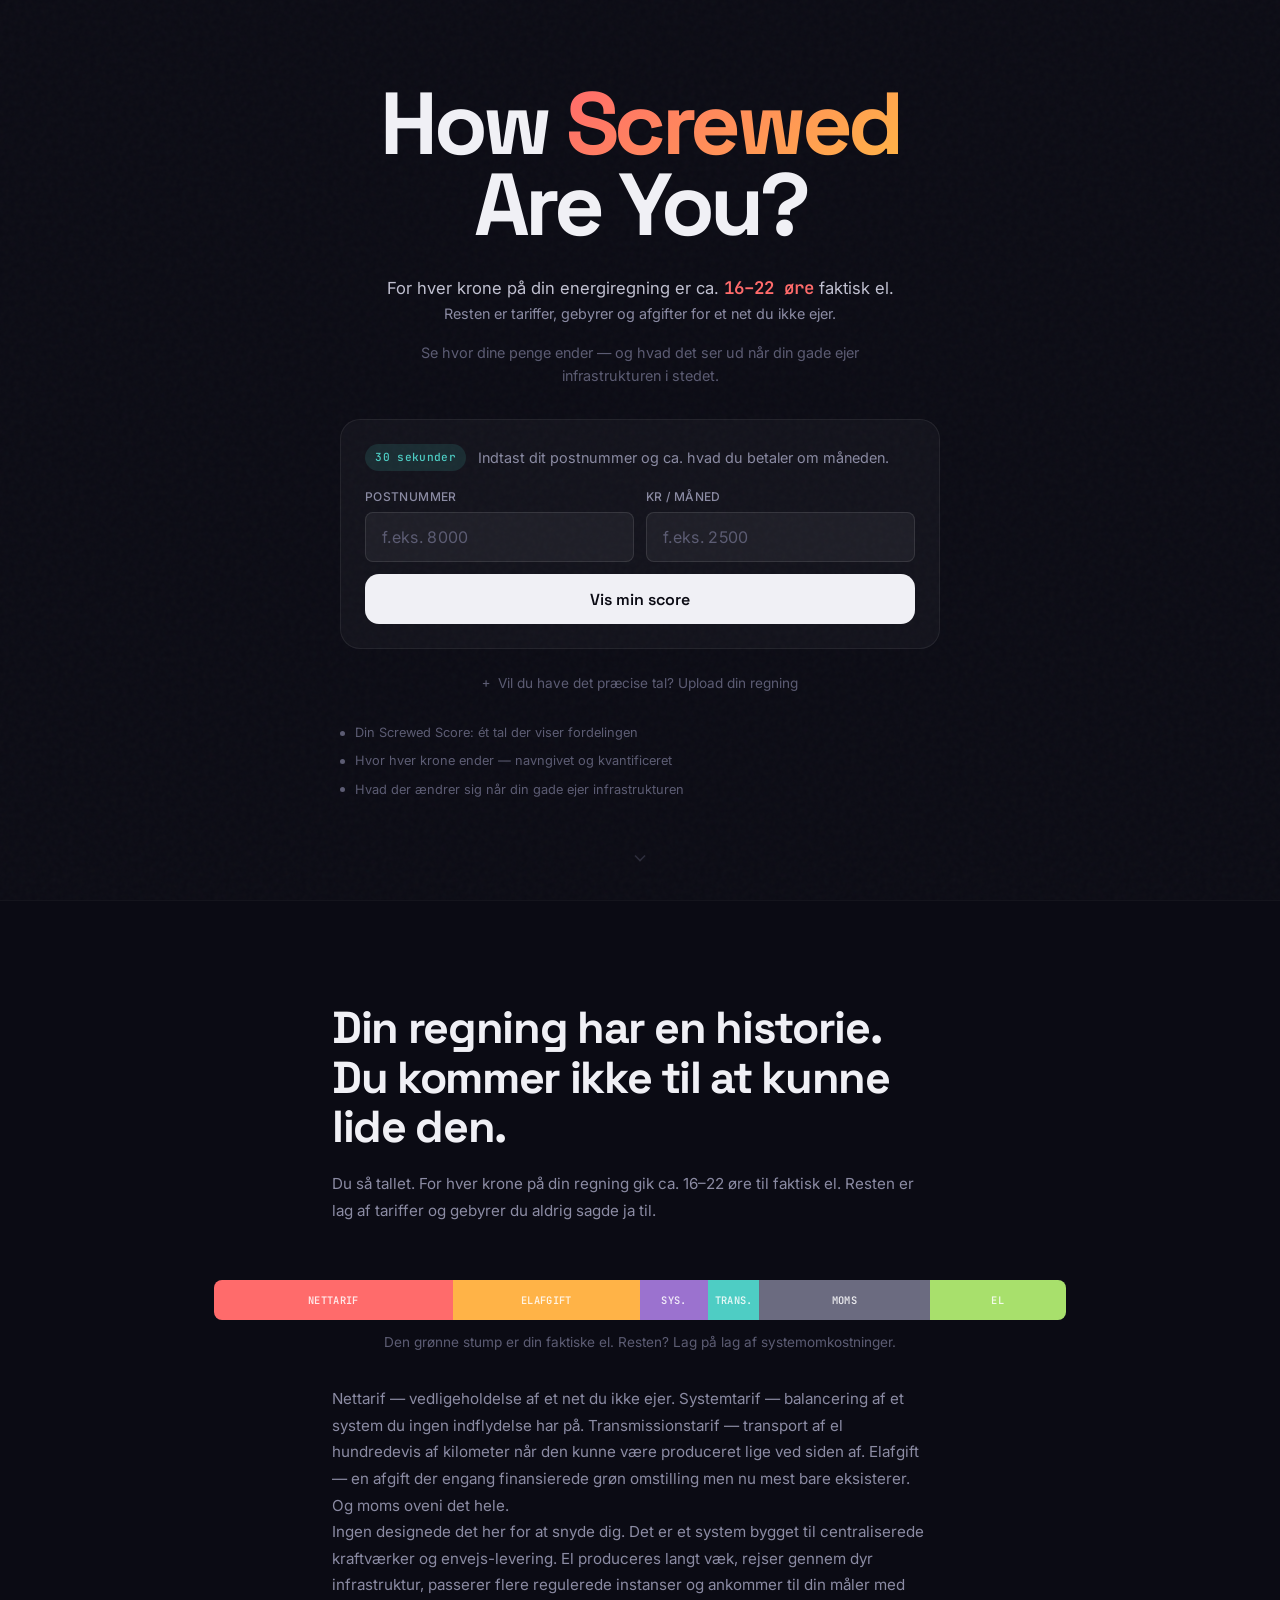
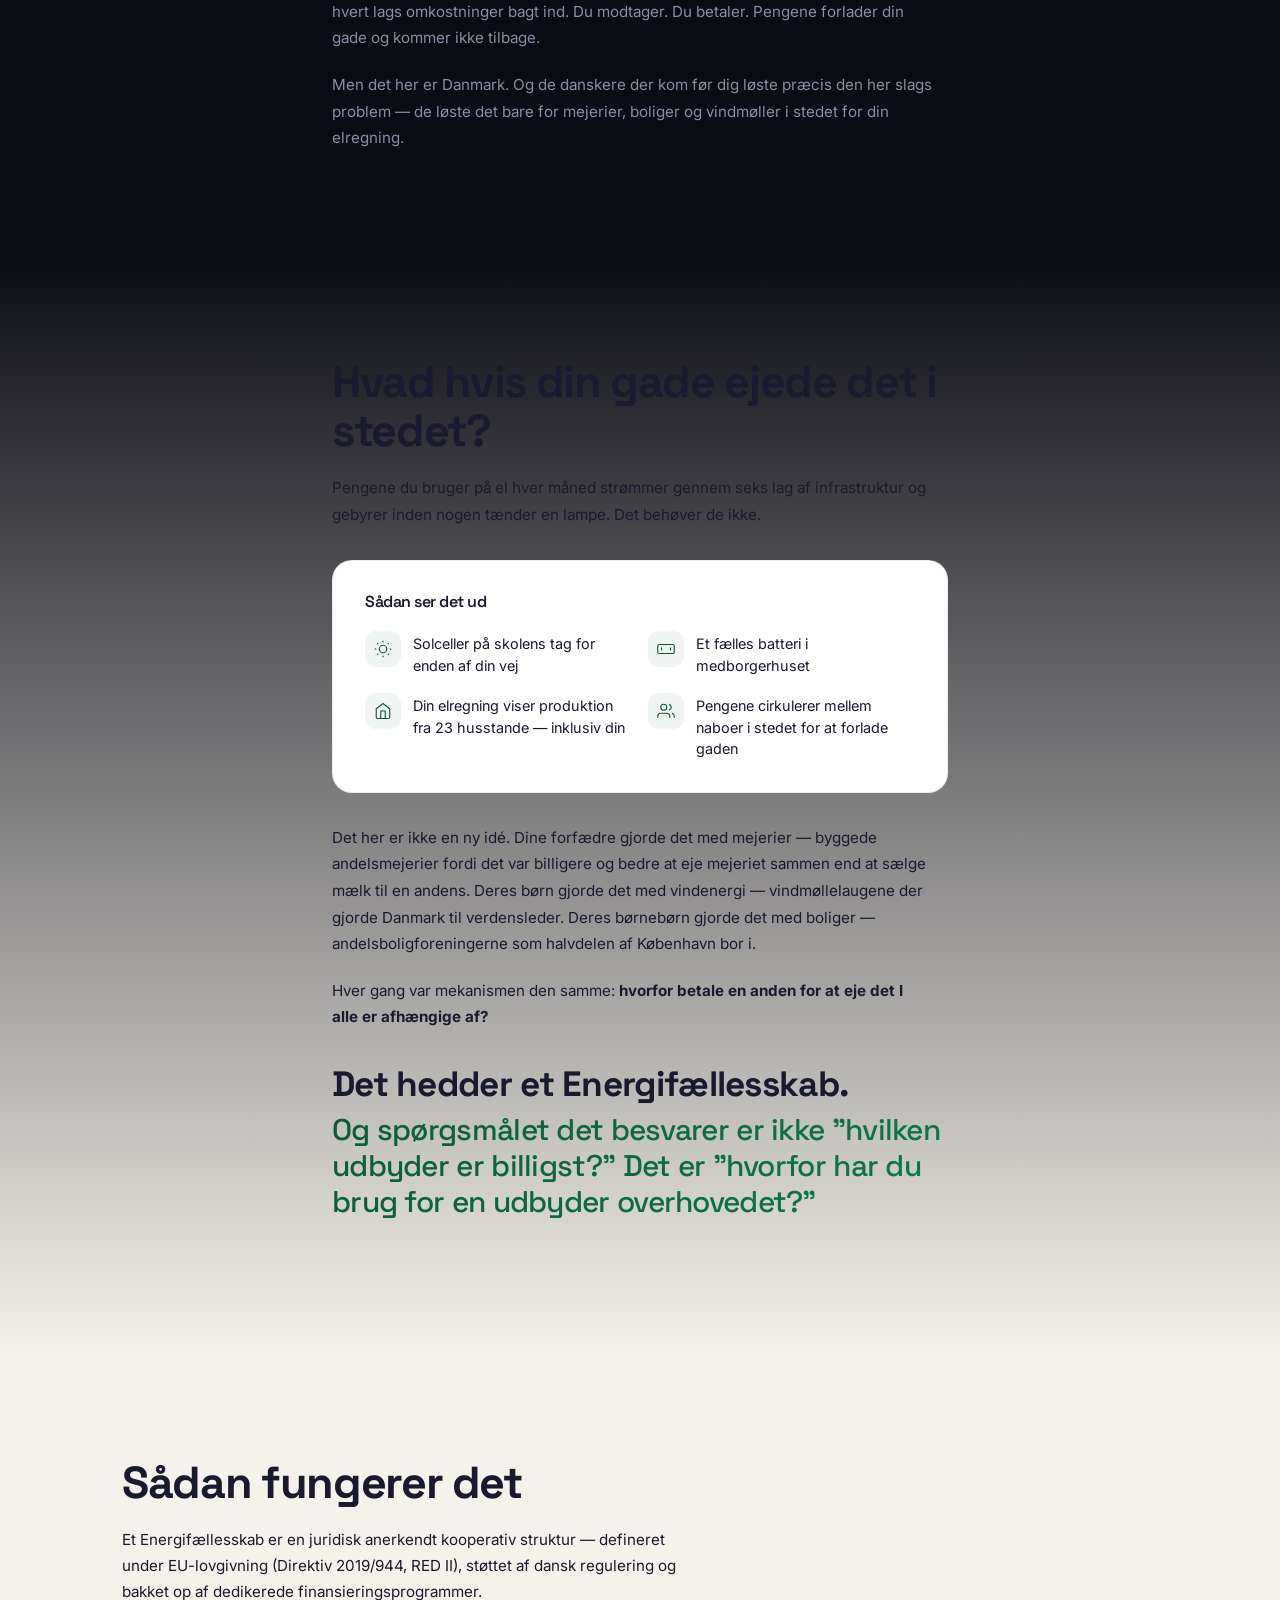
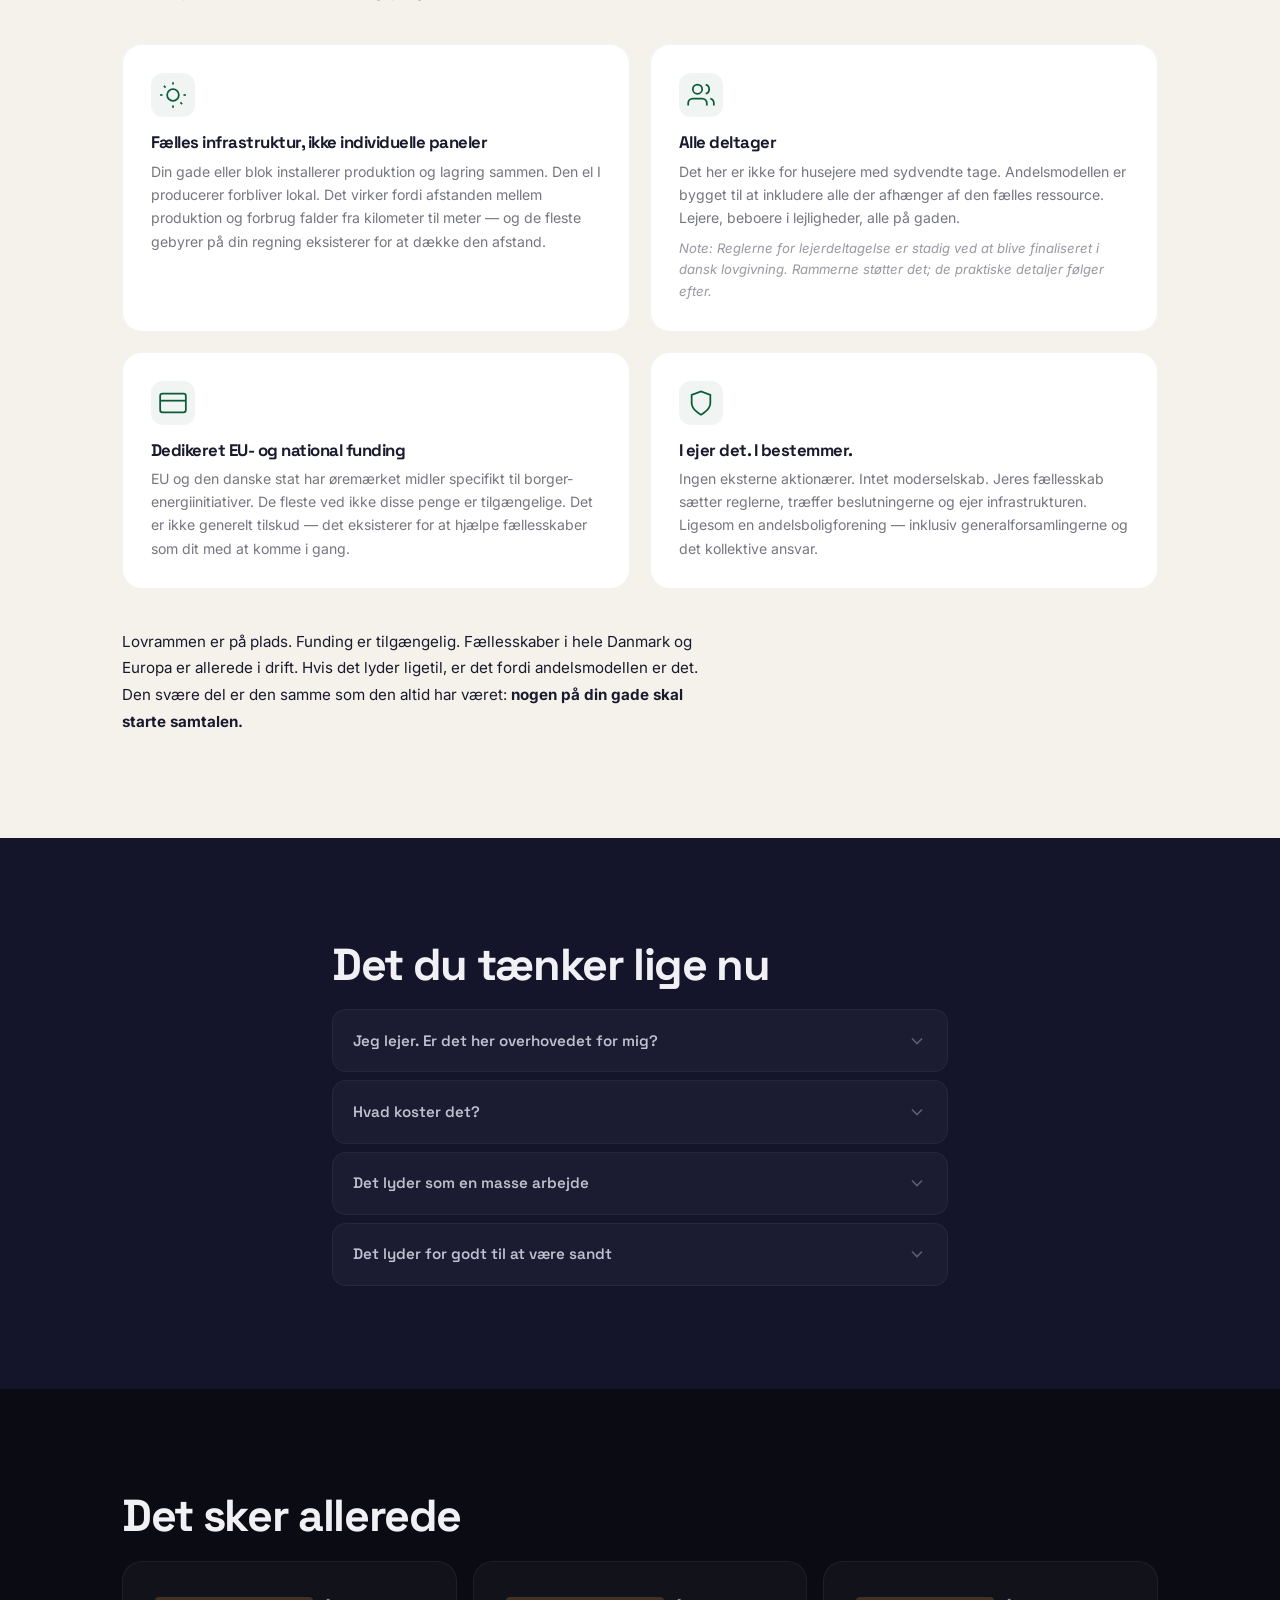
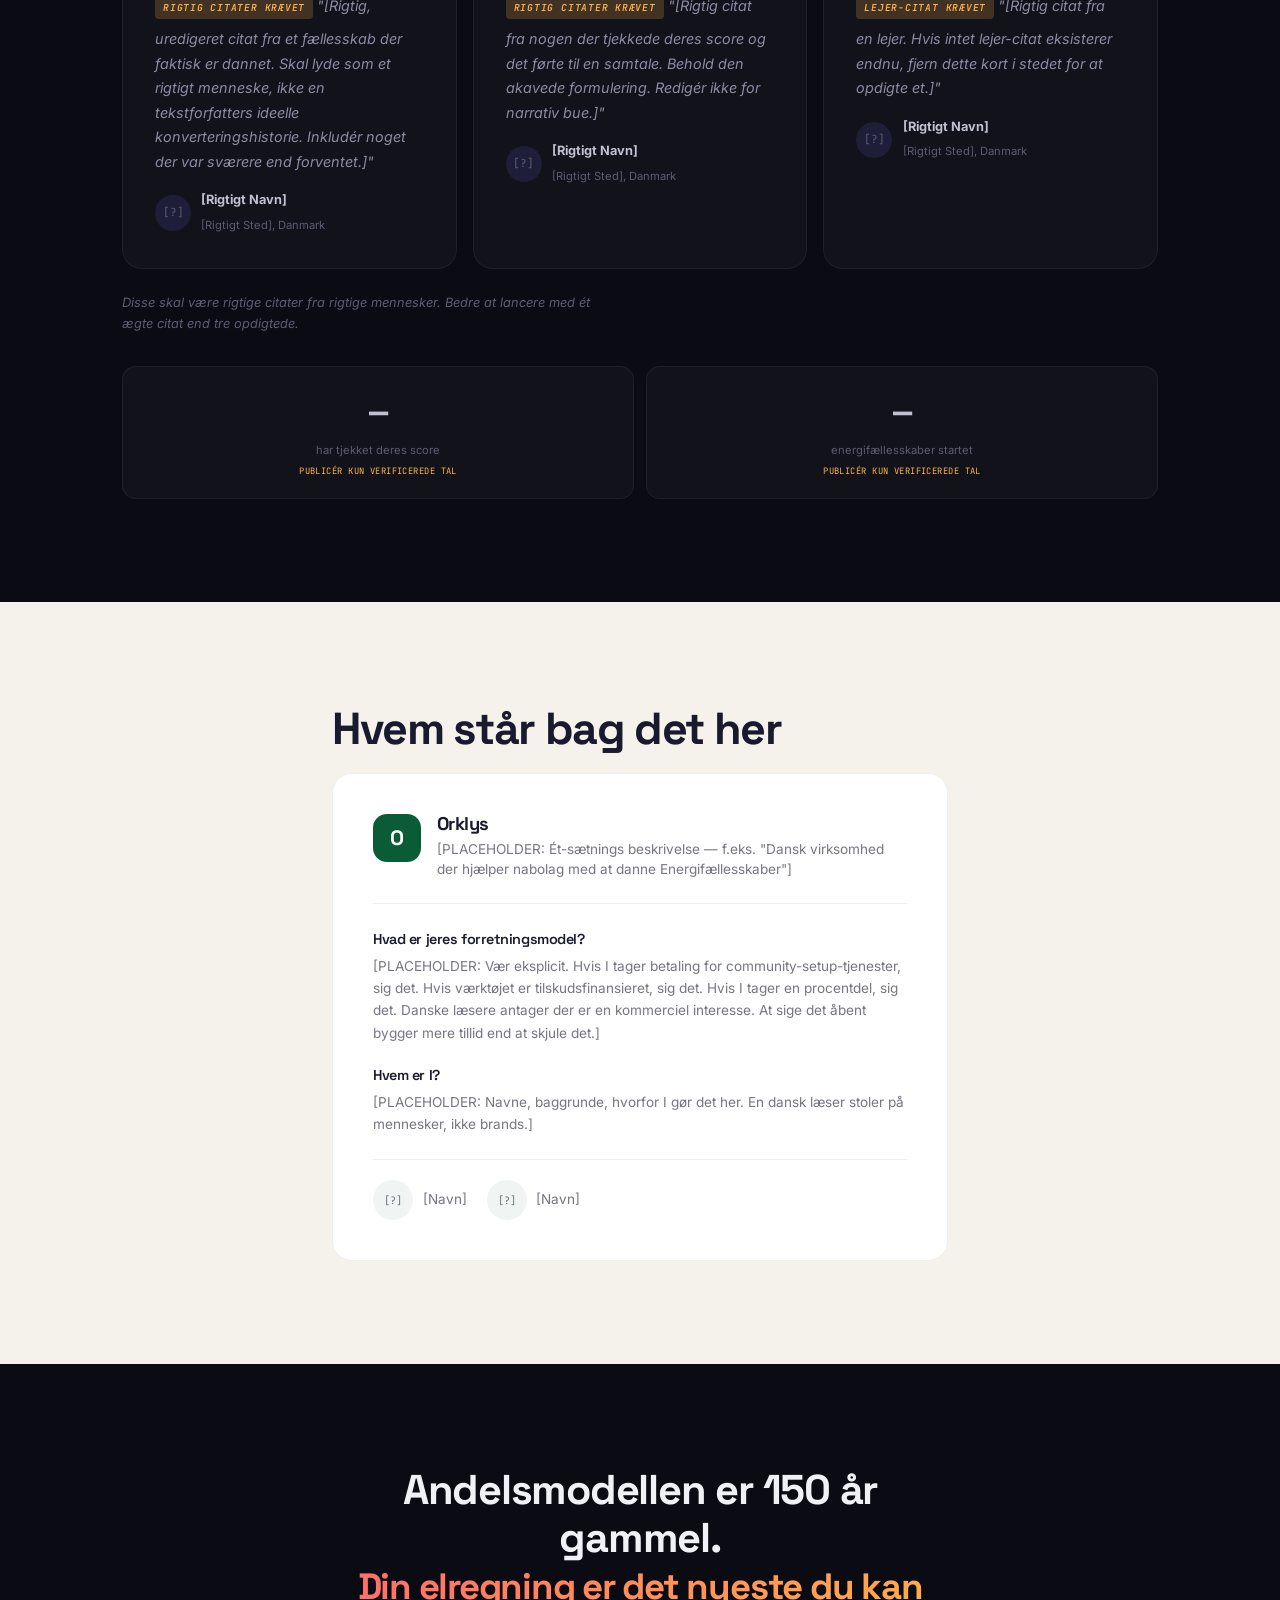
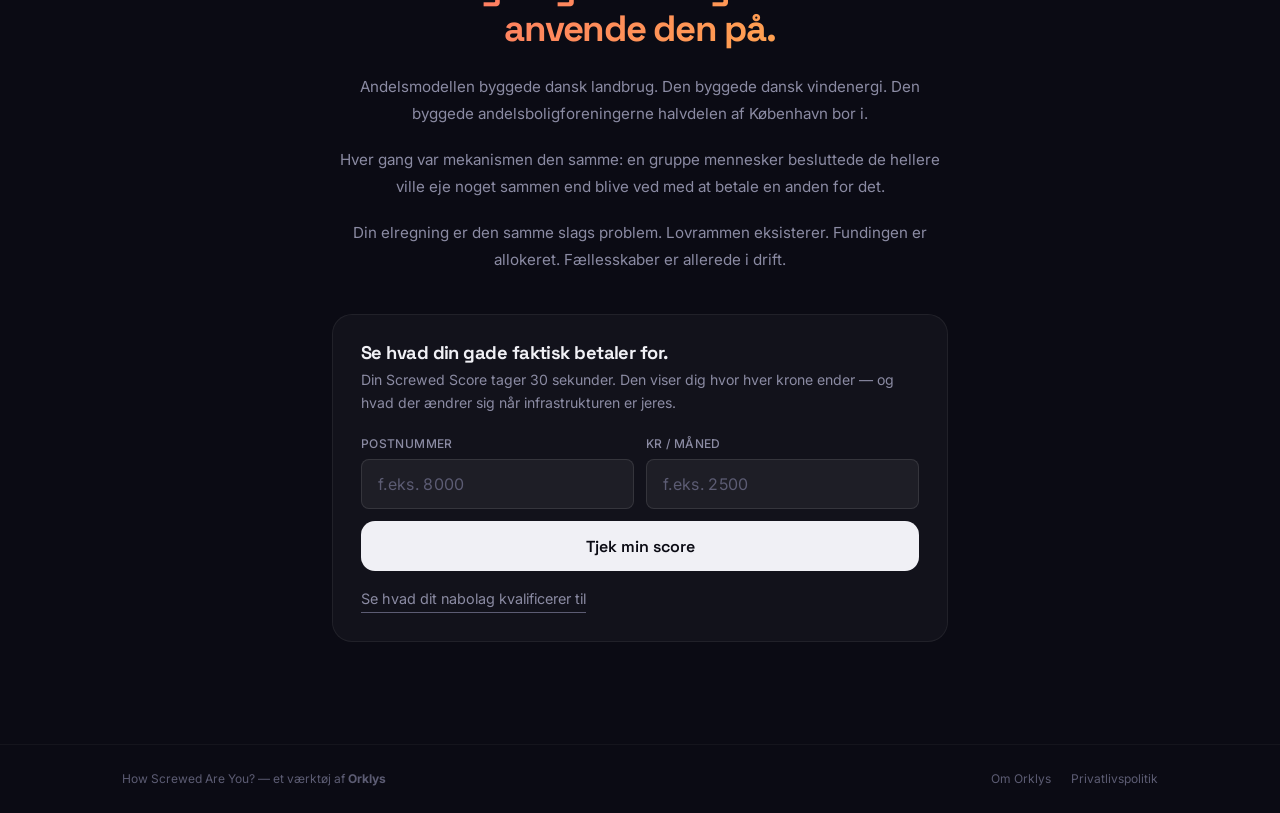
<file: pages/you-are-screwed-campaign-v1/index.html>
<!DOCTYPE html>
<html lang="da">
<head>
    <meta charset="UTF-8">
    <meta name="viewport" content="width=device-width, initial-scale=1.0">
    <title>How Screwed Are You? — Se hvor dine energipenge ender</title>

    <!-- OG / Social Sharing -->
    <meta property="og:title" content="How Screwed Are You? — Se din Screwed Score">
    <meta property="og:description" content="For hver krone på din energiregning er kun 16-22 øre faktisk el. Resten er tariffer og gebyrer for infrastruktur du ikke ejer. Tjek dit tal.">
    <meta property="og:type" content="website">
    <meta property="og:image" content="">
    <meta name="twitter:card" content="summary_large_image">
    <meta name="description" content="For hver krone på din energiregning er kun 16-22 øre faktisk el. Se hvor dine penge ender — og hvad der sker når din gade ejer infrastrukturen.">

    <!-- Fonts -->
    <link rel="preconnect" href="https://fonts.googleapis.com">
    <link rel="preconnect" href="https://fonts.gstatic.com" crossorigin>
    <link href="https://fonts.googleapis.com/css2?family=Space+Grotesk:wght@300;400;500;600;700&family=Inter:wght@400;500;600;700&family=JetBrains+Mono:wght@400;500;600;700&display=swap" rel="stylesheet">

    <link rel="stylesheet" href="style.css">
</head>
<body>

    <!-- ============================================ -->
    <!-- SECTION 1: HERO                               -->
    <!-- ============================================ -->
    <section id="hero">
        <div class="hero-grain" aria-hidden="true"></div>
        <div class="hero-content">
            <h1 class="hero-h1">
                <span class="word" style="--i:0">How</span>
                <span class="word word--accent" style="--i:1">Screwed</span>
                <span class="word" style="--i:2">Are</span>
                <span class="word" style="--i:3">You?</span>
            </h1>

            <div class="hero-hook">
                <p class="hook-stat">For hver krone på din energiregning er ca. <span class="hook-highlight">16–22 øre</span> faktisk el.</p>
                <p class="hook-rest">Resten er tariffer, gebyrer og afgifter for et net du ikke ejer.</p>
            </div>

            <p class="hero-sub">Se hvor dine penge ender — og hvad det ser ud når din gade ejer infrastrukturen i stedet.</p>

            <!-- Quick score form -->
            <div class="hero-form-card">
                <div class="form-header">
                    <span class="form-badge">30 sekunder</span>
                    <p class="form-lead">Indtast dit postnummer og ca. hvad du betaler om måneden.</p>
                </div>
                <form id="score-form" class="score-form" autocomplete="off">
                    <div class="form-row">
                        <div class="input-group">
                            <label for="postcode">Postnummer</label>
                            <input type="text" id="postcode" name="postcode" placeholder="f.eks. 8000" maxlength="4" inputmode="numeric" pattern="[0-9]{4}" required>
                        </div>
                        <div class="input-group">
                            <label for="monthly-amount">Kr / måned</label>
                            <input type="text" id="monthly-amount" name="amount" placeholder="f.eks. 2500" inputmode="numeric" required>
                        </div>
                    </div>
                    <button type="submit" class="btn-primary" id="check-score-btn">
                        Vis min score
                    </button>
                </form>
            </div>

            <!-- Upload path -->
            <details class="upload-details">
                <summary class="upload-summary">Vil du have det præcise tal? Upload din regning</summary>
                <div class="upload-zone" id="upload-zone">
                    <div class="upload-icon-wrap">
                        <svg class="upload-icon" width="32" height="32" viewBox="0 0 24 24" fill="none" stroke="currentColor" stroke-width="1.5" stroke-linecap="round" stroke-linejoin="round"><path d="M21 15v4a2 2 0 0 1-2 2H5a2 2 0 0 1-2-2v-4"/><polyline points="17 8 12 3 7 8"/><line x1="12" y1="3" x2="12" y2="15"/></svg>
                    </div>
                    <p>Drop din regning her — vi viser dig hver linje.</p>
                </div>
            </details>

            <!-- What you'll see -->
            <div class="hero-promises">
                <div class="promise-item">
                    <span class="promise-marker"></span>
                    <span>Din Screwed Score: ét tal der viser fordelingen</span>
                </div>
                <div class="promise-item">
                    <span class="promise-marker"></span>
                    <span>Hvor hver krone ender — navngivet og kvantificeret</span>
                </div>
                <div class="promise-item">
                    <span class="promise-marker"></span>
                    <span>Hvad der ændrer sig når din gade ejer infrastrukturen</span>
                </div>
            </div>
        </div>

        <div class="scroll-indicator" aria-hidden="true">
            <svg width="20" height="20" viewBox="0 0 24 24" fill="none" stroke="currentColor" stroke-width="2"><polyline points="6 9 12 15 18 9"/></svg>
        </div>
    </section>

    <!-- ============================================ -->
    <!-- CALCULATING OVERLAY                           -->
    <!-- ============================================ -->
    <div id="calculating-overlay" class="overlay hidden">
        <div class="calc-content">
            <div class="calc-spinner">
                <svg class="spinner-svg" viewBox="0 0 50 50">
                    <circle class="spinner-track" cx="25" cy="25" r="20" fill="none" stroke-width="3"/>
                    <circle class="spinner-fill" cx="25" cy="25" r="20" fill="none" stroke-width="3" stroke-linecap="round"/>
                </svg>
            </div>
            <div class="calc-text" id="calc-text">Analyserer din regning...</div>
            <div class="calc-progress">
                <div class="calc-progress-bar" id="calc-progress-bar"></div>
            </div>
            <div class="calc-subtext" id="calc-subtext">Danmark producerer 55% af sin el fra vind</div>
        </div>
    </div>

    <!-- ============================================ -->
    <!-- SECTION 2: SCORE REVEAL                       -->
    <!-- ============================================ -->
    <section id="score-reveal" class="hidden">
        <div class="score-card" id="score-card">
            <div class="score-card-glow" id="score-card-glow"></div>

            <div class="score-card-header">
                <span class="score-card-badge">HOW SCREWED ARE YOU?</span>
            </div>

            <div class="score-card-body">
                <div class="score-number-wrap">
                    <span class="score-number" id="score-number">0.0</span>
                    <span class="score-divider">/ 10</span>
                </div>

                <div class="score-tier" id="score-tier">
                    <h2 class="tier-label" id="tier-label">Systemets Bedste Kunde</h2>
                    <p class="tier-sublabel" id="tier-sublabel">The system's best customer</p>
                </div>

                <div class="score-breakdown-card">
                    <div class="breakdown-visual">
                        <div class="krone-bar">
                            <div class="krone-fees" id="krone-fees">
                                <span class="krone-label">Tariffer & gebyrer</span>
                            </div>
                            <div class="krone-electricity" id="krone-electricity">
                                <span class="krone-label">El</span>
                            </div>
                        </div>
                    </div>
                    <div class="breakdown-text">
                        <p>Af dine <strong id="bill-total">2.847 kr</strong> om måneden</p>
                        <p>er ca. <strong id="bill-electricity" class="text-green">612 kr</strong> faktisk el.</p>
                        <p class="breakdown-rest">Resten er tariffer, afgifter og gebyrer for infrastruktur du ikke ejer.</p>
                    </div>
                </div>

                <div class="score-comparison">
                    <div class="comparison-bar-wrap">
                        <div class="comparison-bar" id="comparison-bar"></div>
                        <div class="comparison-marker" id="comparison-marker">DIG</div>
                    </div>
                    <p class="comparison-text" id="comparison-text">Mere skruet end <strong>84%</strong> af husstande i <strong>8000 Aarhus</strong></p>
                </div>

                <div class="score-ownership-hint">
                    <p>I et energifællesskab ville din gade eje infrastrukturen.<br><strong>Din score ville se anderledes ud.</strong></p>
                </div>
            </div>

            <div class="score-card-actions">
                <button class="btn-share" id="share-btn">
                    <svg width="18" height="18" viewBox="0 0 24 24" fill="none" stroke="currentColor" stroke-width="2" stroke-linecap="round" stroke-linejoin="round"><circle cx="18" cy="5" r="3"/><circle cx="6" cy="12" r="3"/><circle cx="18" cy="19" r="3"/><line x1="8.59" y1="13.51" x2="15.42" y2="17.49"/><line x1="15.41" y1="6.51" x2="8.59" y2="10.49"/></svg>
                    Del din score
                </button>
                <p class="share-sub">Tror du dine naboer kender deres tal?</p>
            </div>

            <div class="score-card-footer">
                <span>howscrewed.dk</span>
            </div>
        </div>

        <div class="share-toast hidden" id="share-toast">Link kopieret!</div>

        <div class="score-continue">
            <a href="#problem" class="scroll-link">Forstå din regning <svg width="14" height="14" viewBox="0 0 24 24" fill="none" stroke="currentColor" stroke-width="2"><polyline points="6 9 12 15 18 9"/></svg></a>
        </div>
    </section>

    <!-- ============================================ -->
    <!-- SECTION 3: PROBLEM — "Your bill has a story" -->
    <!-- ============================================ -->
    <section id="problem" class="section-dark">
        <div class="container narrow">
            <div class="scroll-animate">
                <h2 class="section-h2">Din regning har en historie.<br>Du kommer ikke til at kunne lide den.</h2>
            </div>

            <div class="scroll-animate" style="--delay: 0.1s">
                <p class="body-text">Du så tallet. For hver krone på din regning gik ca. 16–22 øre til faktisk el. Resten er lag af tariffer og gebyrer du aldrig sagde ja til.</p>
            </div>
        </div>

        <!-- Bill breakdown bar -->
        <div class="bill-breakdown scroll-animate" style="--delay: 0.2s">
            <div class="bar-container">
                <div class="bar-segment" data-label="Nettarif" data-desc="Vedligeholdelse af et net du ikke ejer" data-pct="28" style="--width:28%;--color:#FF6B6B;">
                    <span class="bar-label">Nettarif</span>
                </div>
                <div class="bar-segment" data-label="Elafgift" data-desc="En afgift der engang finansierede grøn omstilling. Nu eksisterer den bare." data-pct="22" style="--width:22%;--color:#FFB347;">
                    <span class="bar-label">Elafgift</span>
                </div>
                <div class="bar-segment" data-label="Systemtarif" data-desc="Balancering af et system du ingen indflydelse har på" data-pct="8" style="--width:8%;--color:#9B72CF;">
                    <span class="bar-label">Sys.</span>
                </div>
                <div class="bar-segment" data-label="Transmissionstarif" data-desc="Transport af el hundredevis af km — når den kunne være produceret på naboens tag" data-pct="6" style="--width:6%;--color:#4ECDC4;">
                    <span class="bar-label">Trans.</span>
                </div>
                <div class="bar-segment" data-label="Moms (25%)" data-desc="Selvfølgelig" data-pct="20" style="--width:20%;--color:#6B6B80;">
                    <span class="bar-label">Moms</span>
                </div>
                <div class="bar-segment segment-electricity" data-label="Faktisk el" data-desc="Det du faktisk bruger" data-pct="16" style="--width:16%;--color:#A8E06C;">
                    <span class="bar-label">El</span>
                </div>
            </div>
            <div class="bar-tooltip hidden" id="bar-tooltip"></div>
            <p class="bar-caption scroll-animate" style="--delay: 0.4s">Den grønne stump er din faktiske el. Resten? Lag på lag af systemomkostninger.</p>
        </div>

        <div class="container narrow">
            <div class="scroll-animate" style="--delay: 0.3s">
                <p class="body-text">Nettarif — vedligeholdelse af et net du ikke ejer. Systemtarif — balancering af et system du ingen indflydelse har på. Transmissionstarif — transport af el hundredevis af kilometer når den kunne være produceret lige ved siden af. Elafgift — en afgift der engang finansierede grøn omstilling men nu mest bare eksisterer. Og moms oveni det hele.</p>
            </div>
            <div class="scroll-animate" style="--delay: 0.4s">
                <p class="body-text">Ingen designede det her for at snyde dig. Det er et system bygget til centraliserede kraftværker og envejs-levering. El produceres langt væk, rejser gennem dyr infrastruktur, passerer flere regulerede instanser og ankommer til din måler med hvert lags omkostninger bagt ind. Du modtager. Du betaler. Pengene forlader din gade og kommer ikke tilbage.</p>
                <p class="body-text">Men det her er Danmark. Og de danskere der kom før dig løste præcis den her slags problem — de løste det bare for mejerier, boliger og vindmøller i stedet for din elregning.</p>
            </div>
        </div>
    </section>

    <!-- ============================================ -->
    <!-- SECTION 4: THE SHIFT                          -->
    <!-- ============================================ -->
    <section id="the-shift">
        <div class="shift-gradient"></div>
        <div class="container narrow shift-content">
            <div class="scroll-animate">
                <h2 class="section-h2 text-dark">Hvad hvis din gade ejede det i stedet?</h2>
            </div>

            <div class="scroll-animate" style="--delay: 0.1s">
                <p class="body-text text-dark">Pengene du bruger på el hver måned strømmer gennem seks lag af infrastruktur og gebyrer inden nogen tænder en lampe. Det behøver de ikke.</p>
            </div>

            <!-- Concrete ownership example -->
            <div class="ownership-example scroll-animate" style="--delay: 0.2s">
                <div class="example-card">
                    <h3 class="example-title">Sådan ser det ud</h3>
                    <div class="example-items">
                        <div class="example-item">
                            <div class="example-icon">
                                <svg width="24" height="24" viewBox="0 0 24 24" fill="none" stroke="currentColor" stroke-width="1.5"><circle cx="12" cy="12" r="5"/><line x1="12" y1="1" x2="12" y2="3"/><line x1="12" y1="21" x2="12" y2="23"/><line x1="4.22" y1="4.22" x2="5.64" y2="5.64"/><line x1="18.36" y1="18.36" x2="19.78" y2="19.78"/><line x1="1" y1="12" x2="3" y2="12"/><line x1="21" y1="12" x2="23" y2="12"/><line x1="4.22" y1="19.78" x2="5.64" y2="18.36"/><line x1="18.36" y1="5.64" x2="19.78" y2="4.22"/></svg>
                            </div>
                            <span>Solceller på skolens tag for enden af din vej</span>
                        </div>
                        <div class="example-item">
                            <div class="example-icon">
                                <svg width="24" height="24" viewBox="0 0 24 24" fill="none" stroke="currentColor" stroke-width="1.5"><rect x="1" y="6" width="22" height="12" rx="2" ry="2"/><line x1="6" y1="10" x2="6" y2="14"/><line x1="18" y1="10" x2="18" y2="14"/></svg>
                            </div>
                            <span>Et fælles batteri i medborgerhuset</span>
                        </div>
                        <div class="example-item">
                            <div class="example-icon">
                                <svg width="24" height="24" viewBox="0 0 24 24" fill="none" stroke="currentColor" stroke-width="1.5"><path d="M3 9l9-7 9 7v11a2 2 0 0 1-2 2H5a2 2 0 0 1-2-2z"/><polyline points="9 22 9 12 15 12 15 22"/></svg>
                            </div>
                            <span>Din elregning viser produktion fra 23 husstande — inklusiv din</span>
                        </div>
                        <div class="example-item">
                            <div class="example-icon">
                                <svg width="24" height="24" viewBox="0 0 24 24" fill="none" stroke="currentColor" stroke-width="1.5"><path d="M17 21v-2a4 4 0 0 0-4-4H5a4 4 0 0 0-4 4v2"/><circle cx="9" cy="7" r="4"/><path d="M23 21v-2a4 4 0 0 0-3-3.87"/><path d="M16 3.13a4 4 0 0 1 0 7.75"/></svg>
                            </div>
                            <span>Pengene cirkulerer mellem naboer i stedet for at forlade gaden</span>
                        </div>
                    </div>
                </div>
            </div>

            <div class="scroll-animate" style="--delay: 0.3s">
                <p class="body-text text-dark">Det her er ikke en ny idé. Dine forfædre gjorde det med mejerier — byggede andelsmejerier fordi det var billigere og bedre at eje mejeriet sammen end at sælge mælk til en andens. Deres børn gjorde det med vindenergi — vindmøllelaugene der gjorde Danmark til verdensleder. Deres børnebørn gjorde det med boliger — andelsboligforeningerne som halvdelen af København bor i.</p>
                <p class="body-text text-dark">Hver gang var mekanismen den samme: <strong>hvorfor betale en anden for at eje det I alle er afhængige af?</strong></p>
            </div>

            <div class="scroll-animate shift-key-line" style="--delay: 0.4s">
                <p class="big-statement">Det hedder et Energifællesskab.<br><span class="statement-accent">Og spørgsmålet det besvarer er ikke "hvilken udbyder er billigst?" Det er "hvorfor har du brug for en udbyder overhovedet?"</span></p>
            </div>
        </div>
    </section>

    <!-- ============================================ -->
    <!-- SECTION 5: HOW IT WORKS                       -->
    <!-- ============================================ -->
    <section id="how-it-works" class="section-light">
        <div class="container">
            <div class="scroll-animate">
                <h2 class="section-h2 text-dark">Sådan fungerer det</h2>
                <p class="section-sub text-dark">Et Energifællesskab er en juridisk anerkendt kooperativ struktur — defineret under EU-lovgivning (Direktiv 2019/944, RED II), støttet af dansk regulering og bakket op af dedikerede finansieringsprogrammer.</p>
            </div>

            <div class="works-grid">
                <div class="works-card scroll-animate" style="--delay: 0.1s">
                    <div class="works-card-icon">
                        <svg width="28" height="28" viewBox="0 0 24 24" fill="none" stroke="currentColor" stroke-width="1.5"><circle cx="12" cy="12" r="5"/><line x1="12" y1="1" x2="12" y2="3"/><line x1="12" y1="21" x2="12" y2="23"/><line x1="4.22" y1="4.22" x2="5.64" y2="5.64"/><line x1="18.36" y1="18.36" x2="19.78" y2="19.78"/><line x1="1" y1="12" x2="3" y2="12"/><line x1="21" y1="12" x2="23" y2="12"/></svg>
                    </div>
                    <h3>Fælles infrastruktur, ikke individuelle paneler</h3>
                    <p>Din gade eller blok installerer produktion og lagring sammen. Den el I producerer forbliver lokal. Det virker fordi afstanden mellem produktion og forbrug falder fra kilometer til meter — og de fleste gebyrer på din regning eksisterer for at dække den afstand.</p>
                </div>
                <div class="works-card scroll-animate" style="--delay: 0.2s">
                    <div class="works-card-icon">
                        <svg width="28" height="28" viewBox="0 0 24 24" fill="none" stroke="currentColor" stroke-width="1.5"><path d="M17 21v-2a4 4 0 0 0-4-4H5a4 4 0 0 0-4 4v2"/><circle cx="9" cy="7" r="4"/><path d="M23 21v-2a4 4 0 0 0-3-3.87"/><path d="M16 3.13a4 4 0 0 1 0 7.75"/></svg>
                    </div>
                    <h3>Alle deltager</h3>
                    <p>Det her er ikke for husejere med sydvendte tage. Andelsmodellen er bygget til at inkludere alle der afhænger af den fælles ressource. Lejere, beboere i lejligheder, alle på gaden. <em class="works-note">Note: Reglerne for lejerdeltagelse er stadig ved at blive finaliseret i dansk lovgivning. Rammerne støtter det; de praktiske detaljer følger efter.</em></p>
                </div>
                <div class="works-card scroll-animate" style="--delay: 0.3s">
                    <div class="works-card-icon">
                        <svg width="28" height="28" viewBox="0 0 24 24" fill="none" stroke="currentColor" stroke-width="1.5"><rect x="1" y="4" width="22" height="16" rx="2" ry="2"/><line x1="1" y1="10" x2="23" y2="10"/></svg>
                    </div>
                    <h3>Dedikeret EU- og national funding</h3>
                    <p>EU og den danske stat har øremærket midler specifikt til borger-energiinitiativer. De fleste ved ikke disse penge er tilgængelige. Det er ikke generelt tilskud — det eksisterer for at hjælpe fællesskaber som dit med at komme i gang.</p>
                </div>
                <div class="works-card scroll-animate" style="--delay: 0.4s">
                    <div class="works-card-icon">
                        <svg width="28" height="28" viewBox="0 0 24 24" fill="none" stroke="currentColor" stroke-width="1.5"><path d="M12 22s8-4 8-10V5l-8-3-8 3v7c0 6 8 10 8 10z"/></svg>
                    </div>
                    <h3>I ejer det. I bestemmer.</h3>
                    <p>Ingen eksterne aktionærer. Intet moderselskab. Jeres fællesskab sætter reglerne, træffer beslutningerne og ejer infrastrukturen. Ligesom en andelsboligforening — inklusiv generalforsamlingerne og det kollektive ansvar.</p>
                </div>
            </div>

            <div class="works-bottom scroll-animate" style="--delay: 0.5s">
                <p class="body-text text-dark">Lovrammen er på plads. Funding er tilgængelig. Fællesskaber i hele Danmark og Europa er allerede i drift. Hvis det lyder ligetil, er det fordi andelsmodellen er det. Den svære del er den samme som den altid har været: <strong>nogen på din gade skal starte samtalen.</strong></p>
            </div>
        </div>
    </section>

    <!-- ============================================ -->
    <!-- SECTION 6: PRACTICAL CONCERNS (Accordion)     -->
    <!-- ============================================ -->
    <section id="practical" class="section-surface">
        <div class="container narrow">
            <div class="scroll-animate">
                <h2 class="section-h2">Det du tænker lige nu</h2>
            </div>

            <div class="faq-list">
                <details class="faq-item scroll-animate" style="--delay: 0.1s">
                    <summary class="faq-question">
                        <span>Jeg lejer. Er det her overhovedet for mig?</span>
                        <svg class="faq-chevron" width="20" height="20" viewBox="0 0 24 24" fill="none" stroke="currentColor" stroke-width="2"><polyline points="6 9 12 15 18 9"/></svg>
                    </summary>
                    <div class="faq-answer">
                        <p>Energifællesskaber er bygget på andelsprincippet: alle der deltager, har gavn af det. Du behøver ikke eje et tag. Du skal bo et sted og betale en regning. De reguleringsmæssige detaljer for lejerdeltagelse i Danmark er stadig under udarbejdelse — men EU-rammen er eksplicit designet til at inkludere dig.</p>
                    </div>
                </details>

                <details class="faq-item scroll-animate" style="--delay: 0.15s">
                    <summary class="faq-question">
                        <span>Hvad koster det?</span>
                        <svg class="faq-chevron" width="20" height="20" viewBox="0 0 24 24" fill="none" stroke="currentColor" stroke-width="2"><polyline points="6 9 12 15 18 9"/></svg>
                    </summary>
                    <div class="faq-answer">
                        <p>Screwed Score er gratis. At oprette et Energifællesskab har reelle startomkostninger — udstyr, juridisk struktur, nettilslutning. EU- og nationale tilskud er designet til at dække størstedelen, men "typisk dækket" er ikke "altid dækket." Vi viser dig præcis hvilke finansieringsprogrammer dit postnummer kvalificerer til og hvad de realistiske egne omkostninger ser ud.</p>
                    </div>
                </details>

                <details class="faq-item scroll-animate" style="--delay: 0.2s">
                    <summary class="faq-question">
                        <span>Det lyder som en masse arbejde</span>
                        <svg class="faq-chevron" width="20" height="20" viewBox="0 0 24 24" fill="none" stroke="currentColor" stroke-width="2"><polyline points="6 9 12 15 18 9"/></svg>
                    </summary>
                    <div class="faq-answer">
                        <p>At danne et andelsselskab kræver arbejde. Generalforsamlinger, kollektive beslutninger, papirarbejde. Det her er ikke en et-klik-løsning. De fleste fællesskaber er 6–12 måneder om at blive sat op. Det vi kan gøre er at håndtere den tekniske og reguleringsmæssige kompleksitet så I kan fokusere på den del kun I kan: at tale med jeres naboer.</p>
                    </div>
                </details>

                <details class="faq-item scroll-animate" style="--delay: 0.25s">
                    <summary class="faq-question">
                        <span>Det lyder for godt til at være sandt</span>
                        <svg class="faq-chevron" width="20" height="20" viewBox="0 0 24 24" fill="none" stroke="currentColor" stroke-width="2"><polyline points="6 9 12 15 18 9"/></svg>
                    </summary>
                    <div class="faq-answer">
                        <p>Det er ikke magi. Det er infrastruktur plus andelslovgivning plus kollektiv handling. Matematikken holder fordi I fjerner strukturelle lag, ikke fordi nogen subsidierer jer. Danmark har gjort det her med mejerier, boliger og energi i 150 år. Den eneste nye del er at anvende det på din elregning. Grunden til at flere ikke har gjort det er at de fleste ikke ved det er en mulighed — ikke fordi det ikke virker.</p>
                    </div>
                </details>
            </div>
        </div>
    </section>

    <!-- ============================================ -->
    <!-- SECTION 7: SOCIAL PROOF                       -->
    <!-- ============================================ -->
    <section id="social-proof" class="section-dark">
        <div class="container">
            <div class="scroll-animate">
                <h2 class="section-h2">Det sker allerede</h2>
            </div>

            <div class="testimonials">
                <!-- PLACEHOLDER: Real quotes required -->
                <div class="testimonial-card scroll-animate" style="--delay: 0.1s">
                    <blockquote class="quote-text">
                        <span class="placeholder-tag">Rigtig citater krævet</span>
                        "[Rigtig, uredigeret citat fra et fællesskab der faktisk er dannet. Skal lyde som et rigtigt menneske, ikke en tekstforfatters ideelle konverteringshistorie. Inkludér noget der var sværere end forventet.]"
                    </blockquote>
                    <div class="quote-author">
                        <div class="author-initial">[?]</div>
                        <div>
                            <strong>[Rigtigt Navn]</strong>
                            <span>[Rigtigt Sted], Danmark</span>
                        </div>
                    </div>
                </div>
                <div class="testimonial-card scroll-animate" style="--delay: 0.2s">
                    <blockquote class="quote-text">
                        <span class="placeholder-tag">Rigtig citater krævet</span>
                        "[Rigtig citat fra nogen der tjekkede deres score og det førte til en samtale. Behold den akavede formulering. Redigér ikke for narrativ bue.]"
                    </blockquote>
                    <div class="quote-author">
                        <div class="author-initial">[?]</div>
                        <div>
                            <strong>[Rigtigt Navn]</strong>
                            <span>[Rigtigt Sted], Danmark</span>
                        </div>
                    </div>
                </div>
                <div class="testimonial-card scroll-animate" style="--delay: 0.3s">
                    <blockquote class="quote-text">
                        <span class="placeholder-tag">Lejer-citat krævet</span>
                        "[Rigtig citat fra en lejer. Hvis intet lejer-citat eksisterer endnu, fjern dette kort i stedet for at opdigte et.]"
                    </blockquote>
                    <div class="quote-author">
                        <div class="author-initial">[?]</div>
                        <div>
                            <strong>[Rigtigt Navn]</strong>
                            <span>[Rigtigt Sted], Danmark</span>
                        </div>
                    </div>
                </div>
            </div>

            <p class="proof-note scroll-animate" style="--delay: 0.35s">Disse skal være rigtige citater fra rigtige mennesker. Bedre at lancere med ét ægte citat end tre opdigtede.</p>

            <div class="stats-grid scroll-animate" style="--delay: 0.4s">
                <div class="stat-card">
                    <span class="stat-number"><span class="counter" data-target="0">—</span></span>
                    <span class="stat-label">har tjekket deres score</span>
                    <span class="stat-note">Publicér kun verificerede tal</span>
                </div>
                <div class="stat-card">
                    <span class="stat-number"><span class="counter" data-target="0">—</span></span>
                    <span class="stat-label">energifællesskaber startet</span>
                    <span class="stat-note">Publicér kun verificerede tal</span>
                </div>
            </div>
        </div>
    </section>

    <!-- ============================================ -->
    <!-- SECTION 8: WHO IS BEHIND THIS (NEW)           -->
    <!-- ============================================ -->
    <section id="about" class="section-light">
        <div class="container narrow">
            <div class="scroll-animate">
                <h2 class="section-h2 text-dark">Hvem står bag det her</h2>
            </div>

            <div class="about-content scroll-animate" style="--delay: 0.1s">
                <div class="about-card">
                    <div class="about-org">
                        <div class="about-logo">O</div>
                        <div>
                            <h3>Orklys</h3>
                            <p class="about-desc">[PLACEHOLDER: Ét-sætnings beskrivelse — f.eks. "Dansk virksomhed der hjælper nabolag med at danne Energifællesskaber"]</p>
                        </div>
                    </div>

                    <div class="about-section">
                        <h4>Hvad er jeres forretningsmodel?</h4>
                        <p>[PLACEHOLDER: Vær eksplicit. Hvis I tager betaling for community-setup-tjenester, sig det. Hvis værktøjet er tilskudsfinansieret, sig det. Hvis I tager en procentdel, sig det. Danske læsere antager der er en kommerciel interesse. At sige det åbent bygger mere tillid end at skjule det.]</p>
                    </div>

                    <div class="about-section">
                        <h4>Hvem er I?</h4>
                        <p>[PLACEHOLDER: Navne, baggrunde, hvorfor I gør det her. En dansk læser stoler på mennesker, ikke brands.]</p>
                    </div>

                    <div class="about-team">
                        <div class="team-member">
                            <div class="team-avatar">[?]</div>
                            <span>[Navn]</span>
                        </div>
                        <div class="team-member">
                            <div class="team-avatar">[?]</div>
                            <span>[Navn]</span>
                        </div>
                    </div>
                </div>
            </div>
        </div>
    </section>

    <!-- ============================================ -->
    <!-- SECTION 9: FINAL CTA                          -->
    <!-- ============================================ -->
    <section id="final-cta" class="section-dark">
        <div class="container narrow final-content">
            <div class="scroll-animate">
                <h2 class="final-h2">Andelsmodellen er 150 år gammel.<br><span class="final-accent">Din elregning er det nyeste du kan anvende den på.</span></h2>
            </div>
            <div class="scroll-animate" style="--delay: 0.1s">
                <p class="body-text final-body">Andelsmodellen byggede dansk landbrug. Den byggede dansk vindenergi. Den byggede andelsboligforeningerne halvdelen af København bor i.</p>
                <p class="body-text final-body">Hver gang var mekanismen den samme: en gruppe mennesker besluttede de hellere ville eje noget sammen end blive ved med at betale en anden for det.</p>
                <p class="body-text final-body">Din elregning er den samme slags problem. Lovrammen eksisterer. Fundingen er allokeret. Fællesskaber er allerede i drift.</p>
            </div>

            <div class="final-cta-block scroll-animate" style="--delay: 0.2s">
                <h3>Se hvad din gade faktisk betaler for.</h3>
                <p>Din Screwed Score tager 30 sekunder. Den viser dig hvor hver krone ender — og hvad der ændrer sig når infrastrukturen er jeres.</p>
                <form id="score-form-bottom" class="score-form" autocomplete="off">
                    <div class="form-row">
                        <div class="input-group">
                            <label for="postcode-bottom">Postnummer</label>
                            <input type="text" id="postcode-bottom" name="postcode" placeholder="f.eks. 8000" maxlength="4" inputmode="numeric" pattern="[0-9]{4}" required>
                        </div>
                        <div class="input-group">
                            <label for="amount-bottom">Kr / måned</label>
                            <input type="text" id="amount-bottom" name="amount" placeholder="f.eks. 2500" inputmode="numeric" required>
                        </div>
                    </div>
                    <button type="submit" class="btn-primary">
                        Tjek min score
                    </button>
                </form>
                <a href="#" class="btn-neighborhood">Se hvad dit nabolag kvalificerer til</a>
            </div>
        </div>
    </section>

    <!-- ============================================ -->
    <!-- REFERRED FRIEND (hidden by default)           -->
    <!-- ============================================ -->
    <section id="referred" class="hidden">
        <div class="referred-content">
            <div class="referred-badge">HOW SCREWED ARE YOU?</div>
            <div class="referred-hook">
                <p class="referred-score">Din nabo scorede <strong id="ref-score">7.8</strong> ud af 10.</p>
                <p class="referred-tier">De er "<strong id="ref-tier">Systemets Bedste Kunde</strong>."</p>
            </div>
            <h1 class="referred-h1">Hvor skruet er du?</h1>
            <form id="score-form-referred" class="score-form" autocomplete="off">
                <div class="form-row">
                    <div class="input-group">
                        <label for="postcode-ref">Postnummer</label>
                        <input type="text" id="postcode-ref" name="postcode" placeholder="f.eks. 8000" maxlength="4" inputmode="numeric" pattern="[0-9]{4}" required>
                    </div>
                    <div class="input-group">
                        <label for="amount-ref">Kr / måned</label>
                        <input type="text" id="amount-ref" name="amount" placeholder="f.eks. 2500" inputmode="numeric" required>
                    </div>
                </div>
                <button type="submit" class="btn-primary">
                    Tjek min score
                </button>
            </form>
        </div>
    </section>

    <!-- ============================================ -->
    <!-- FOOTER                                        -->
    <!-- ============================================ -->
    <footer class="site-footer">
        <div class="container footer-inner">
            <span class="footer-brand">How Screwed Are You? — et værktøj af <strong>Orklys</strong></span>
            <span class="footer-links">
                <a href="#">Om Orklys</a>
                <a href="#">Privatlivspolitik</a>
            </span>
        </div>
    </footer>


    <!-- ============================================ -->
    <!-- JAVASCRIPT                                    -->
    <!-- ============================================ -->
    <script>
    // ===== STATE =====
    let userScore = null;
    let userPostcode = '';
    let userAmount = 0;
    let referrerScore = null;

    const TIERS = [
        { min: 8, label: 'Systemets Bedste Kunde', sub: 'The system\'s best customer', colorStart: '#FF6B6B', colorEnd: '#FF3E3E' },
        { min: 6, label: 'Stille Betaler', sub: 'The quiet payer', colorStart: '#FFB347', colorEnd: '#FF8C42' },
        { min: 4, label: 'Mildt Irriteret', sub: 'Mildly annoyed', colorStart: '#FFD93D', colorEnd: '#FFB347' },
        { min: 2, label: 'Nogenlunde', sub: 'Getting by', colorStart: '#4ECDC4', colorEnd: '#44A08D' },
        { min: 0, label: 'Næsten Fri', sub: 'Almost free', colorStart: '#A8E06C', colorEnd: '#6BCB77' }
    ];

    const CALC_MESSAGES = [
        'Tæller dine tariffer...',
        'Der er flere end du tror...',
        'Finder nettarif og systemtarif...',
        'Stadig flere gebyrer...',
        'Beregner din score...'
    ];

    const CALC_SUBTEXTS = [
        'Danmark producerer 55% af sin el fra vind',
        'Kun ca. 16-22% af din regning er faktisk el',
        'Over 3.500 energifællesskaber eksisterer allerede i EU',
        'Den danske andelsmodel er 150 år gammel'
    ];

    // ===== INIT =====
    document.addEventListener('DOMContentLoaded', () => {
        checkReferralParam();
        initScrollAnimations();
        initFormHandlers();
        initBillBreakdown();
        initSmoothScroll();
    });

    // ===== REFERRAL =====
    function checkReferralParam() {
        const params = new URLSearchParams(window.location.search);
        const ref = params.get('ref');
        if (ref) {
            referrerScore = parseFloat(ref);
            if (!isNaN(referrerScore) && referrerScore >= 0 && referrerScore <= 10) {
                showReferredPage(referrerScore);
            }
        }
    }

    function showReferredPage(score) {
        document.getElementById('hero').classList.add('hidden');
        document.querySelectorAll('.site-footer').forEach(el => el.style.display = 'none');
        document.querySelectorAll('#problem, #the-shift, #how-it-works, #practical, #social-proof, #about, #final-cta').forEach(el => el.classList.add('hidden'));

        const tier = getTier(score);
        document.getElementById('ref-score').textContent = score.toFixed(1);
        document.getElementById('ref-tier').textContent = tier.label;

        document.getElementById('referred').classList.remove('hidden');
    }

    // ===== SCORE CALCULATION =====
    function calculateScrewedScore(monthlyBill, postcode) {
        const avgBill = 2500;
        const electricityRatio = 0.20;

        let baseScore = (1 - electricityRatio) * 10;

        let billFactor = (Math.min(monthlyBill / avgBill, 2.5) - 1) * 0.8;

        let regionPrefix = parseInt(postcode.substring(0, 2)) || 50;
        let regionFactor = ((regionPrefix % 7) - 3) * 0.12;

        let score = baseScore + billFactor + regionFactor;
        score = Math.min(9.8, Math.max(2.5, score));
        return Math.round(score * 10) / 10;
    }

    function getTier(score) {
        return TIERS.find(t => score >= t.min) || TIERS[TIERS.length - 1];
    }

    function getElectricityBreakdown(monthlyBill) {
        const electricityPct = 0.16 + Math.random() * 0.08;
        const electricityAmount = Math.round(monthlyBill * electricityPct);
        return { pct: Math.round(electricityPct * 100), amount: electricityAmount };
    }

    function getComparisonPercentile(score) {
        return Math.min(97, Math.max(45, Math.round(score * 10.5 + Math.random() * 5)));
    }

    // ===== FORM HANDLING =====
    function initFormHandlers() {
        const forms = ['score-form', 'score-form-bottom', 'score-form-referred'];
        forms.forEach(formId => {
            const form = document.getElementById(formId);
            if (form) {
                form.addEventListener('submit', handleScoreSubmit);
            }
        });
    }

    function handleScoreSubmit(e) {
        e.preventDefault();
        const form = e.target;
        const postcodeInput = form.querySelector('[name="postcode"]');
        const amountInput = form.querySelector('[name="amount"]');

        const postcode = postcodeInput.value.trim();
        const amount = parseInt(amountInput.value.replace(/\D/g, ''));

        // Easter eggs
        if (postcode === '9999') {
            postcodeInput.value = '';
            postcodeInput.placeholder = 'Pænt forsøgt...';
            setTimeout(() => { postcodeInput.placeholder = 'f.eks. 8000'; }, 2000);
            return;
        }

        if (!/^\d{4}$/.test(postcode)) {
            postcodeInput.classList.add('input-error');
            setTimeout(() => postcodeInput.classList.remove('input-error'), 1500);
            return;
        }
        if (!amount || amount < 100 || amount > 50000) {
            amountInput.classList.add('input-error');
            setTimeout(() => amountInput.classList.remove('input-error'), 1500);
            return;
        }

        userPostcode = postcode;
        userAmount = amount;
        userScore = calculateScrewedScore(amount, postcode);

        showCalculatingState();
    }

    // ===== CALCULATING ANIMATION =====
    function showCalculatingState() {
        const overlay = document.getElementById('calculating-overlay');
        const progressBar = document.getElementById('calc-progress-bar');
        const calcText = document.getElementById('calc-text');
        const calcSubtext = document.getElementById('calc-subtext');

        overlay.classList.remove('hidden');
        document.body.style.overflow = 'hidden';

        progressBar.style.width = '0%';
        requestAnimationFrame(() => {
            progressBar.style.transition = 'width 3s cubic-bezier(0.16, 1, 0.3, 1)';
            progressBar.style.width = '100%';
        });

        let msgIndex = 0;
        const msgInterval = setInterval(() => {
            msgIndex++;
            if (msgIndex < CALC_MESSAGES.length) {
                calcText.style.opacity = '0';
                setTimeout(() => {
                    calcText.textContent = CALC_MESSAGES[msgIndex];
                    calcText.style.opacity = '1';
                }, 200);
            }
        }, 600);

        let factIndex = 0;
        const factInterval = setInterval(() => {
            factIndex = (factIndex + 1) % CALC_SUBTEXTS.length;
            calcSubtext.style.opacity = '0';
            setTimeout(() => {
                calcSubtext.textContent = CALC_SUBTEXTS[factIndex];
                calcSubtext.style.opacity = '1';
            }, 200);
        }, 1400);

        setTimeout(() => {
            clearInterval(msgInterval);
            clearInterval(factInterval);
            overlay.classList.add('hidden');
            document.body.style.overflow = '';
            showScoreReveal();
        }, 3200);
    }

    // ===== SCORE REVEAL =====
    function showScoreReveal() {
        const section = document.getElementById('score-reveal');
        const scoreEl = document.getElementById('score-number');
        const tier = getTier(userScore);
        const breakdown = getElectricityBreakdown(userAmount);
        const percentile = getComparisonPercentile(userScore);

        // Hide other sections, show score
        document.getElementById('hero').style.display = 'none';
        if (!document.getElementById('referred').classList.contains('hidden')) {
            document.getElementById('referred').classList.add('hidden');
        }
        section.classList.remove('hidden');
        window.scrollTo({ top: 0, behavior: 'instant' });

        // Set tier colors
        const card = document.getElementById('score-card');
        const glow = document.getElementById('score-card-glow');
        card.style.setProperty('--tier-start', tier.colorStart);
        card.style.setProperty('--tier-end', tier.colorEnd);
        glow.style.background = `radial-gradient(ellipse at center, ${tier.colorStart}25 0%, transparent 70%)`;

        // Set data
        document.getElementById('tier-label').textContent = tier.label;
        document.getElementById('tier-sublabel').textContent = tier.sub;
        document.getElementById('bill-total').textContent = userAmount.toLocaleString('da-DK') + ' kr';
        document.getElementById('bill-electricity').textContent = breakdown.amount + ' kr';
        document.getElementById('comparison-text').innerHTML = `Mere skruet end <strong>${percentile}%</strong> af husstande i <strong>${userPostcode}</strong>`;

        // Animate score number
        animateScoreCounter(scoreEl, userScore, 2000);

        // Animate krone bar
        setTimeout(() => {
            const feePct = 100 - breakdown.pct;
            document.getElementById('krone-fees').style.width = feePct + '%';
            document.getElementById('krone-electricity').style.width = breakdown.pct + '%';
        }, 600);

        // Animate comparison bar
        setTimeout(() => {
            document.getElementById('comparison-bar').style.width = percentile + '%';
            document.getElementById('comparison-marker').style.left = percentile + '%';
        }, 1500);

        // Show remaining sections
        setTimeout(() => {
            document.querySelectorAll('#problem, #the-shift, #how-it-works, #practical, #social-proof, #about, #final-cta, .site-footer').forEach(el => {
                el.classList.remove('hidden');
                el.style.display = '';
            });
        }, 2000);

        initShareButton(userScore, tier);
    }

    function animateScoreCounter(element, target, duration) {
        const start = performance.now();

        function update(now) {
            const elapsed = now - start;
            const progress = Math.min(elapsed / duration, 1);
            const eased = 1 - Math.pow(1 - progress, 3);
            const current = target * eased;
            element.textContent = current.toFixed(1);

            const tier = getTier(current);
            element.style.background = `linear-gradient(135deg, ${tier.colorStart}, ${tier.colorEnd})`;
            element.style.webkitBackgroundClip = 'text';
            element.style.webkitTextFillColor = 'transparent';
            element.style.backgroundClip = 'text';

            if (progress < 1) {
                requestAnimationFrame(update);
            } else {
                element.classList.add('score-pop');
                setTimeout(() => element.classList.remove('score-pop'), 600);
            }
        }

        requestAnimationFrame(update);
    }

    // ===== SHARING =====
    function initShareButton(score, tier) {
        const btn = document.getElementById('share-btn');
        const handler = async () => {
            const shareText = `Min Screwed Score er ${score.toFixed(1)}/10 — "${tier.label}." Tjek din egen →`;
            const shareUrl = window.location.origin + window.location.pathname + '?ref=' + score.toFixed(1);

            if (navigator.share) {
                try {
                    await navigator.share({
                        title: 'How Screwed Are You?',
                        text: shareText,
                        url: shareUrl
                    });
                } catch (err) {
                    // User cancelled
                }
            } else {
                try {
                    await navigator.clipboard.writeText(shareText + ' ' + shareUrl);
                    showShareToast();
                } catch {
                    const textarea = document.createElement('textarea');
                    textarea.value = shareText + ' ' + shareUrl;
                    document.body.appendChild(textarea);
                    textarea.select();
                    document.execCommand('copy');
                    document.body.removeChild(textarea);
                    showShareToast();
                }
            }
        };

        // Remove previous listeners by cloning
        const newBtn = btn.cloneNode(true);
        btn.parentNode.replaceChild(newBtn, btn);
        newBtn.addEventListener('click', handler);
    }

    function showShareToast() {
        const toast = document.getElementById('share-toast');
        toast.classList.remove('hidden');
        setTimeout(() => toast.classList.add('hidden'), 2500);
    }

    // ===== SCROLL ANIMATIONS =====
    function initScrollAnimations() {
        const observer = new IntersectionObserver((entries) => {
            entries.forEach(entry => {
                if (entry.isIntersecting) {
                    entry.target.classList.add('animate-in');
                }
            });
        }, { threshold: 0.12, rootMargin: '0px 0px -30px 0px' });

        document.querySelectorAll('.scroll-animate').forEach(el => observer.observe(el));
    }

    // ===== BILL BREAKDOWN INTERACTIVITY =====
    function initBillBreakdown() {
        const tooltip = document.getElementById('bar-tooltip');
        const segments = document.querySelectorAll('.bar-segment');

        segments.forEach(seg => {
            const showTip = (x, y) => {
                const label = seg.dataset.label;
                const desc = seg.dataset.desc;
                const pct = seg.dataset.pct;
                tooltip.innerHTML = `<strong>${label}</strong> (${pct}%)<br><span class="tip-desc">${desc}</span>`;
                tooltip.classList.remove('hidden');
                tooltip.style.left = x + 'px';
                tooltip.style.top = (y - 70) + 'px';
            };

            seg.addEventListener('mouseenter', (e) => showTip(e.clientX, e.clientY));
            seg.addEventListener('mousemove', (e) => {
                tooltip.style.left = e.clientX + 'px';
                tooltip.style.top = (e.clientY - 70) + 'px';
            });
            seg.addEventListener('mouseleave', () => tooltip.classList.add('hidden'));

            seg.addEventListener('touchstart', () => {
                const rect = seg.getBoundingClientRect();
                showTip(rect.left + rect.width / 2, rect.top);
            });
        });

        document.addEventListener('touchstart', (e) => {
            if (!e.target.closest('.bar-segment')) {
                tooltip.classList.add('hidden');
            }
        });
    }

    // ===== SMOOTH SCROLL =====
    function initSmoothScroll() {
        document.querySelectorAll('a[href^="#"]').forEach(link => {
            link.addEventListener('click', (e) => {
                e.preventDefault();
                const target = document.querySelector(link.getAttribute('href'));
                if (target) {
                    target.scrollIntoView({ behavior: 'smooth', block: 'start' });
                }
            });
        });
    }
    </script>
</body>
</html>
</file>
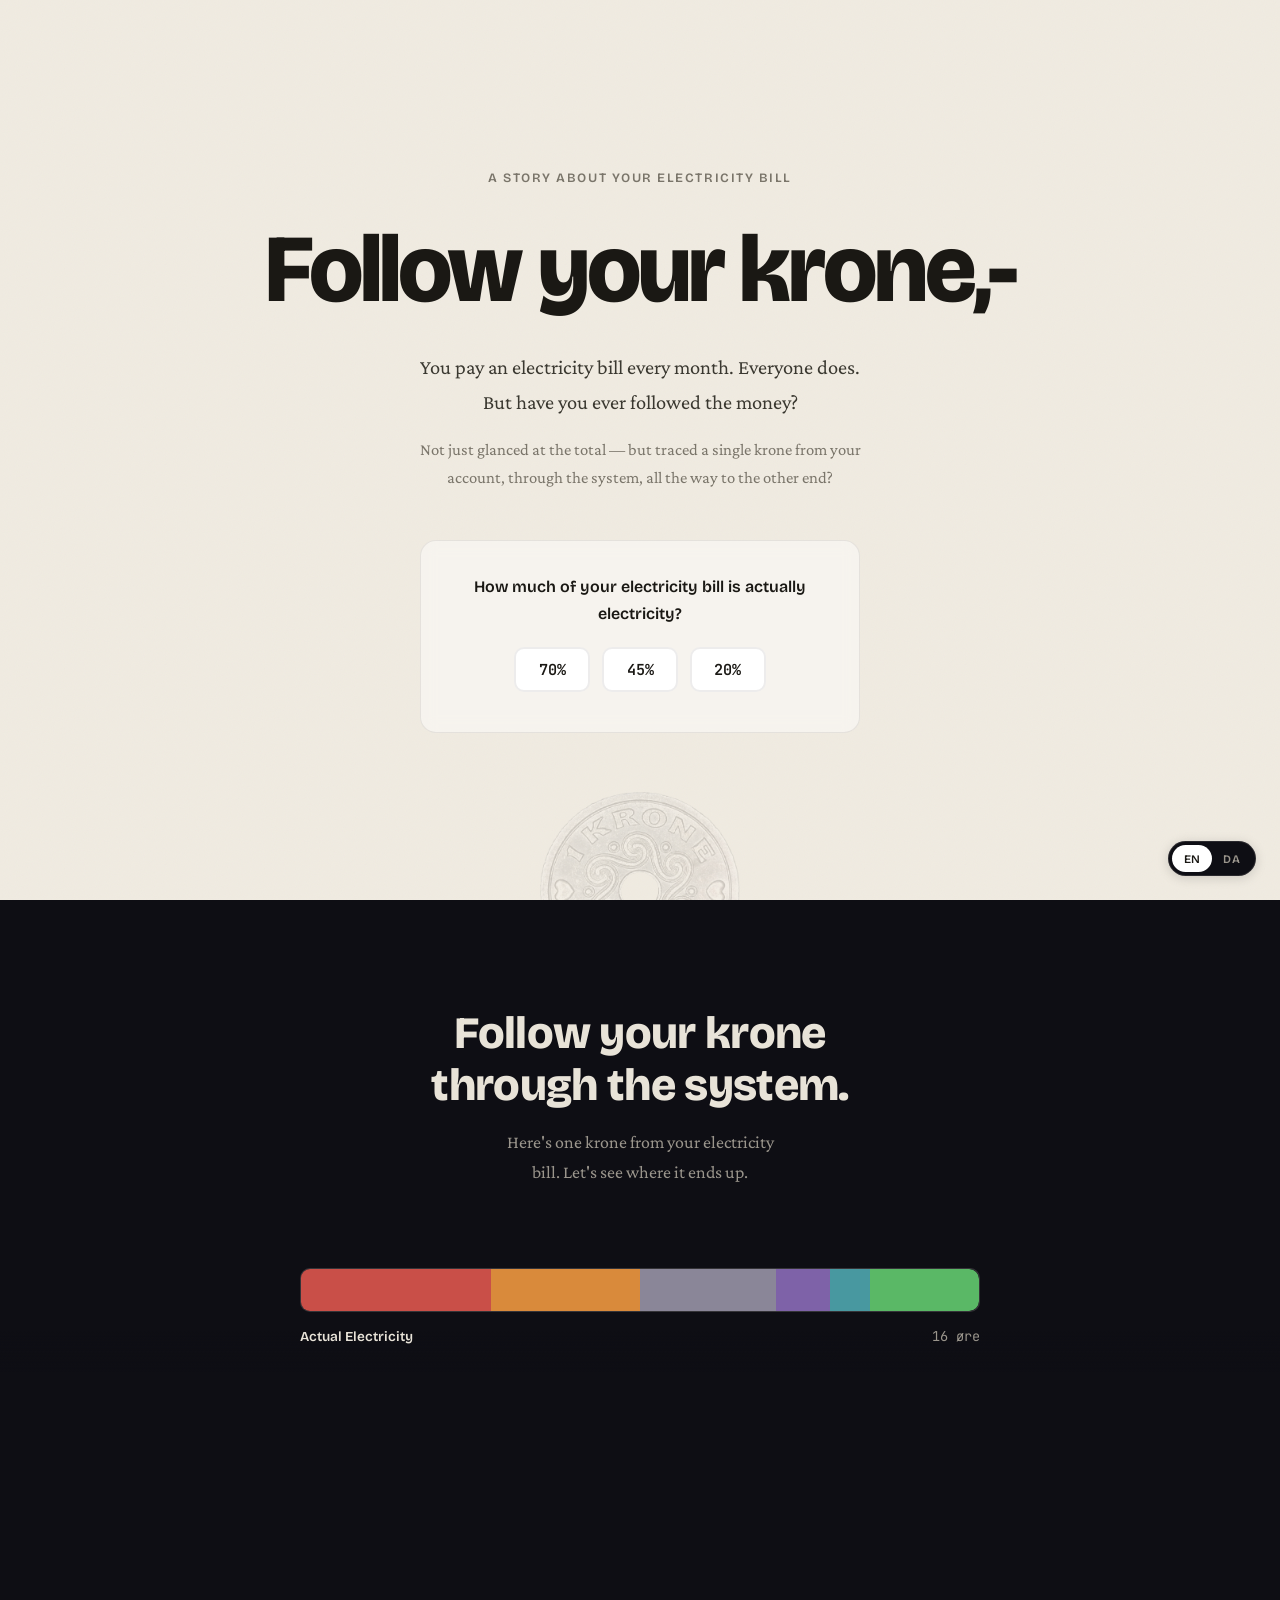
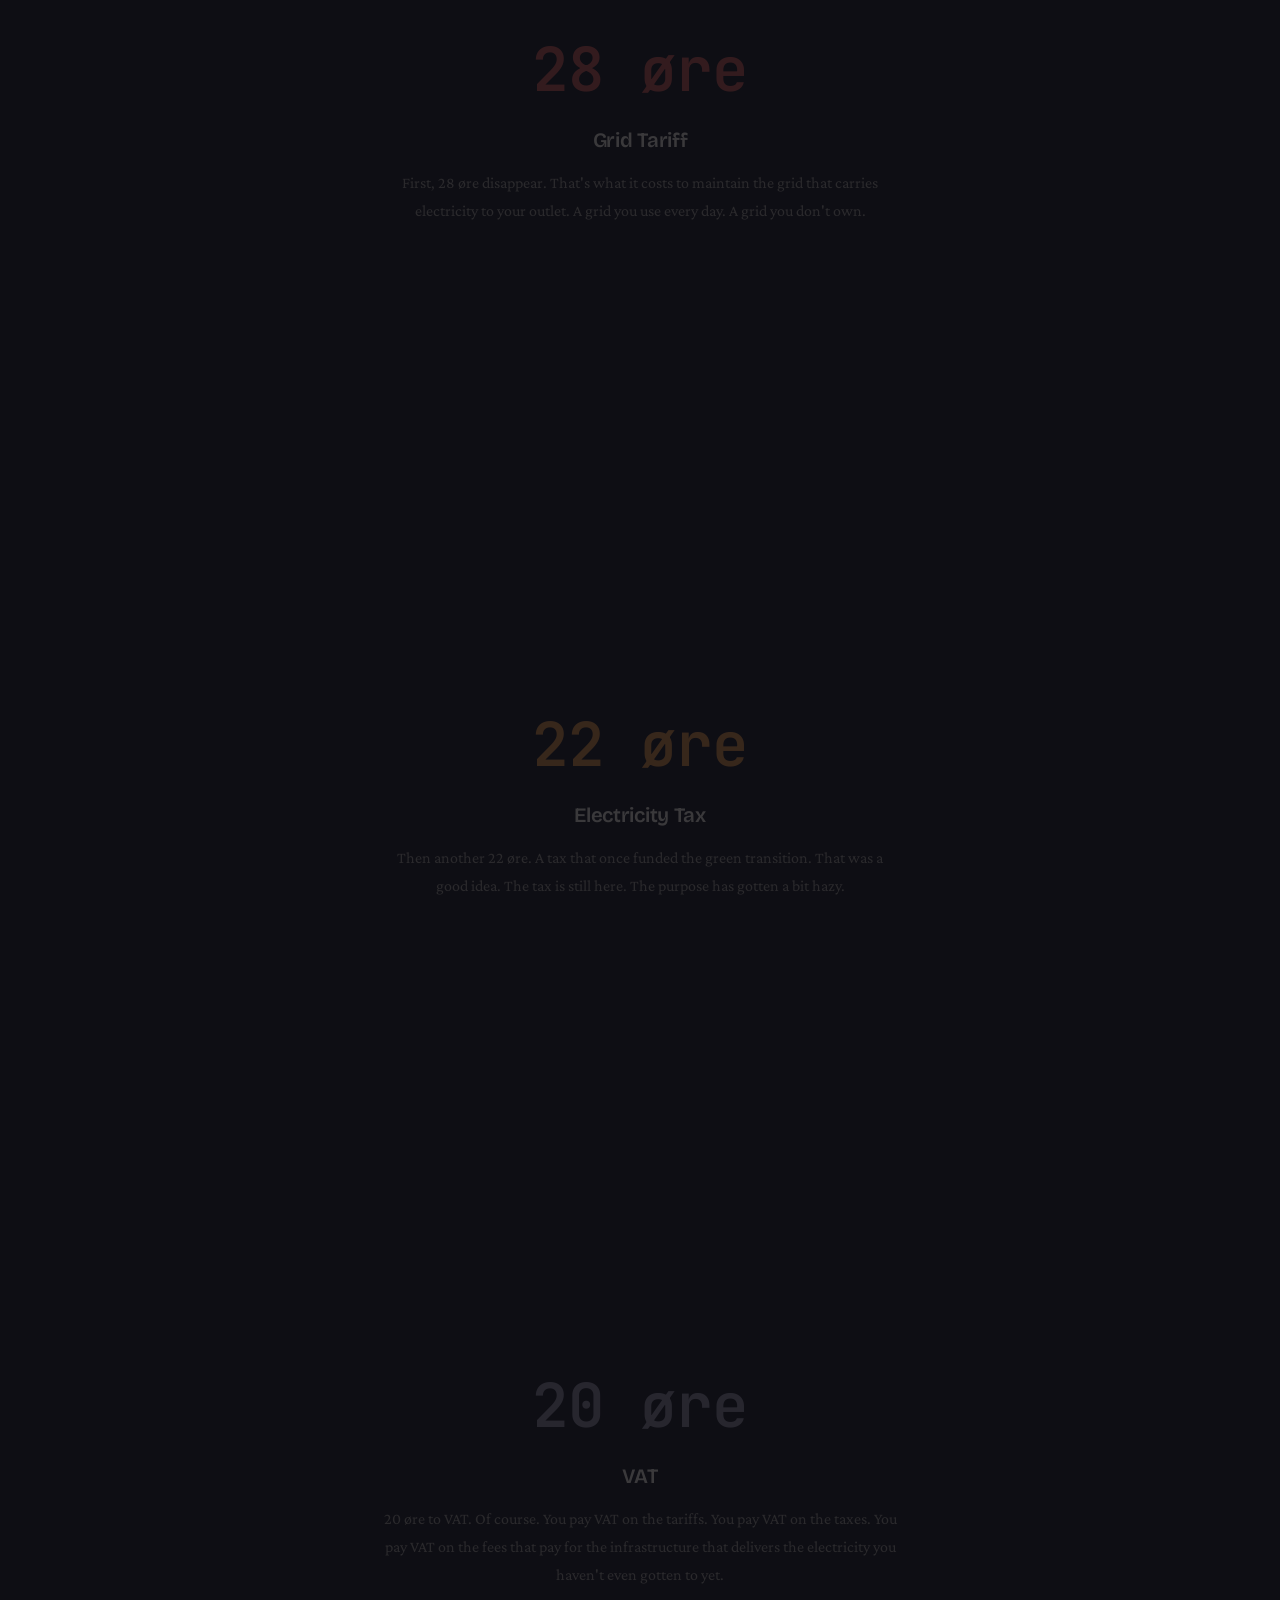
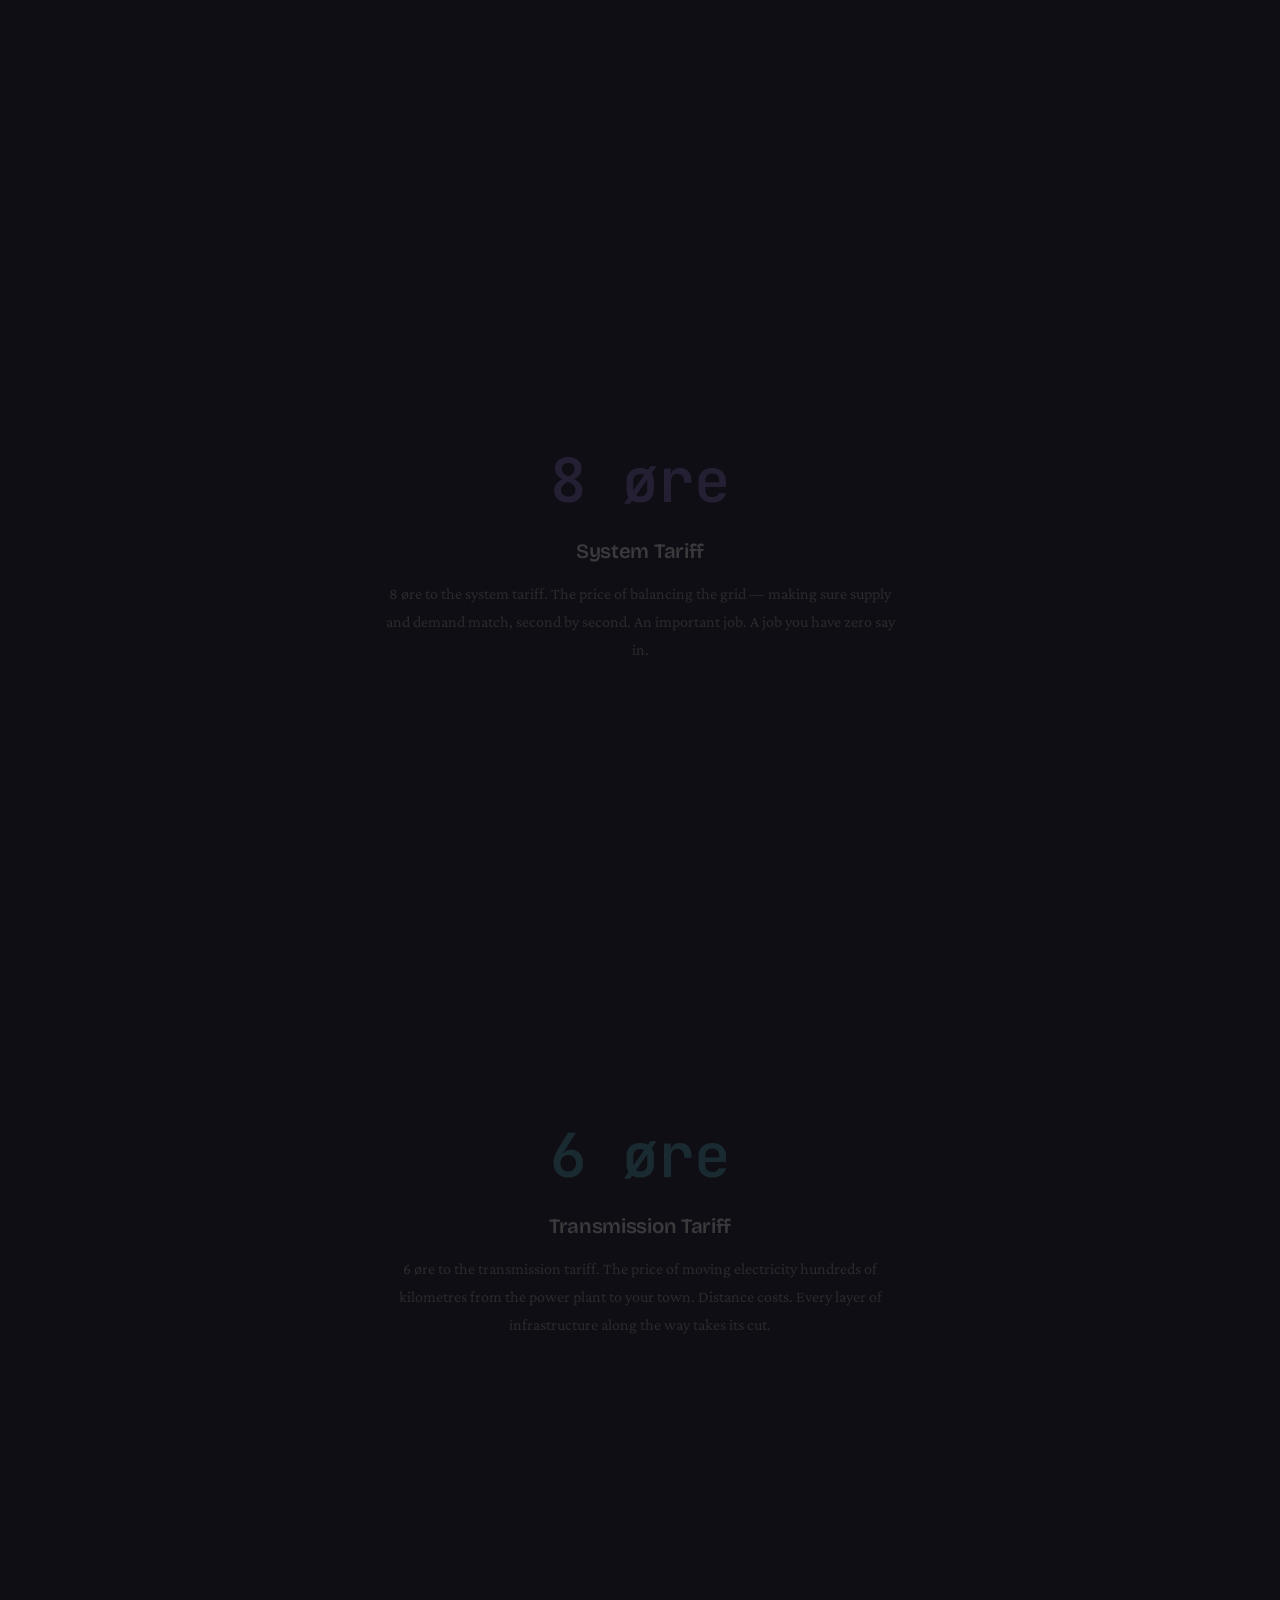
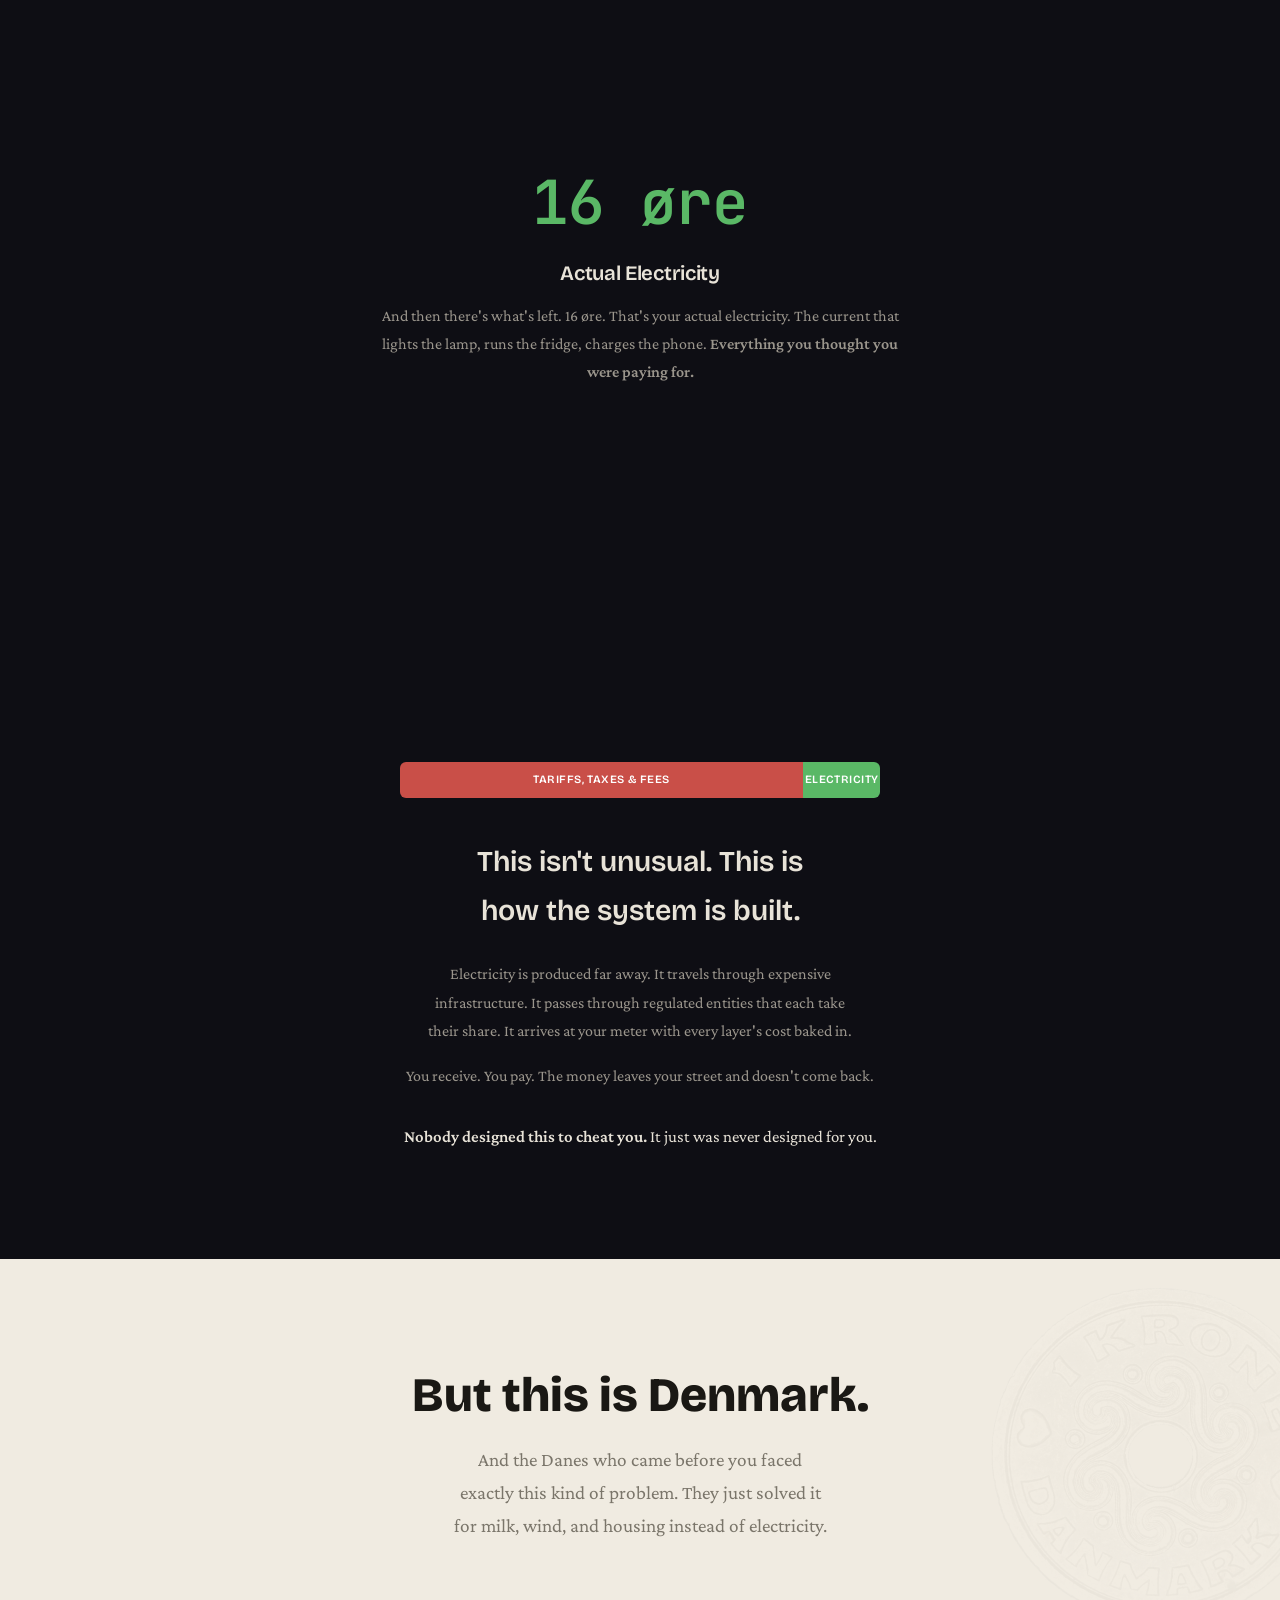
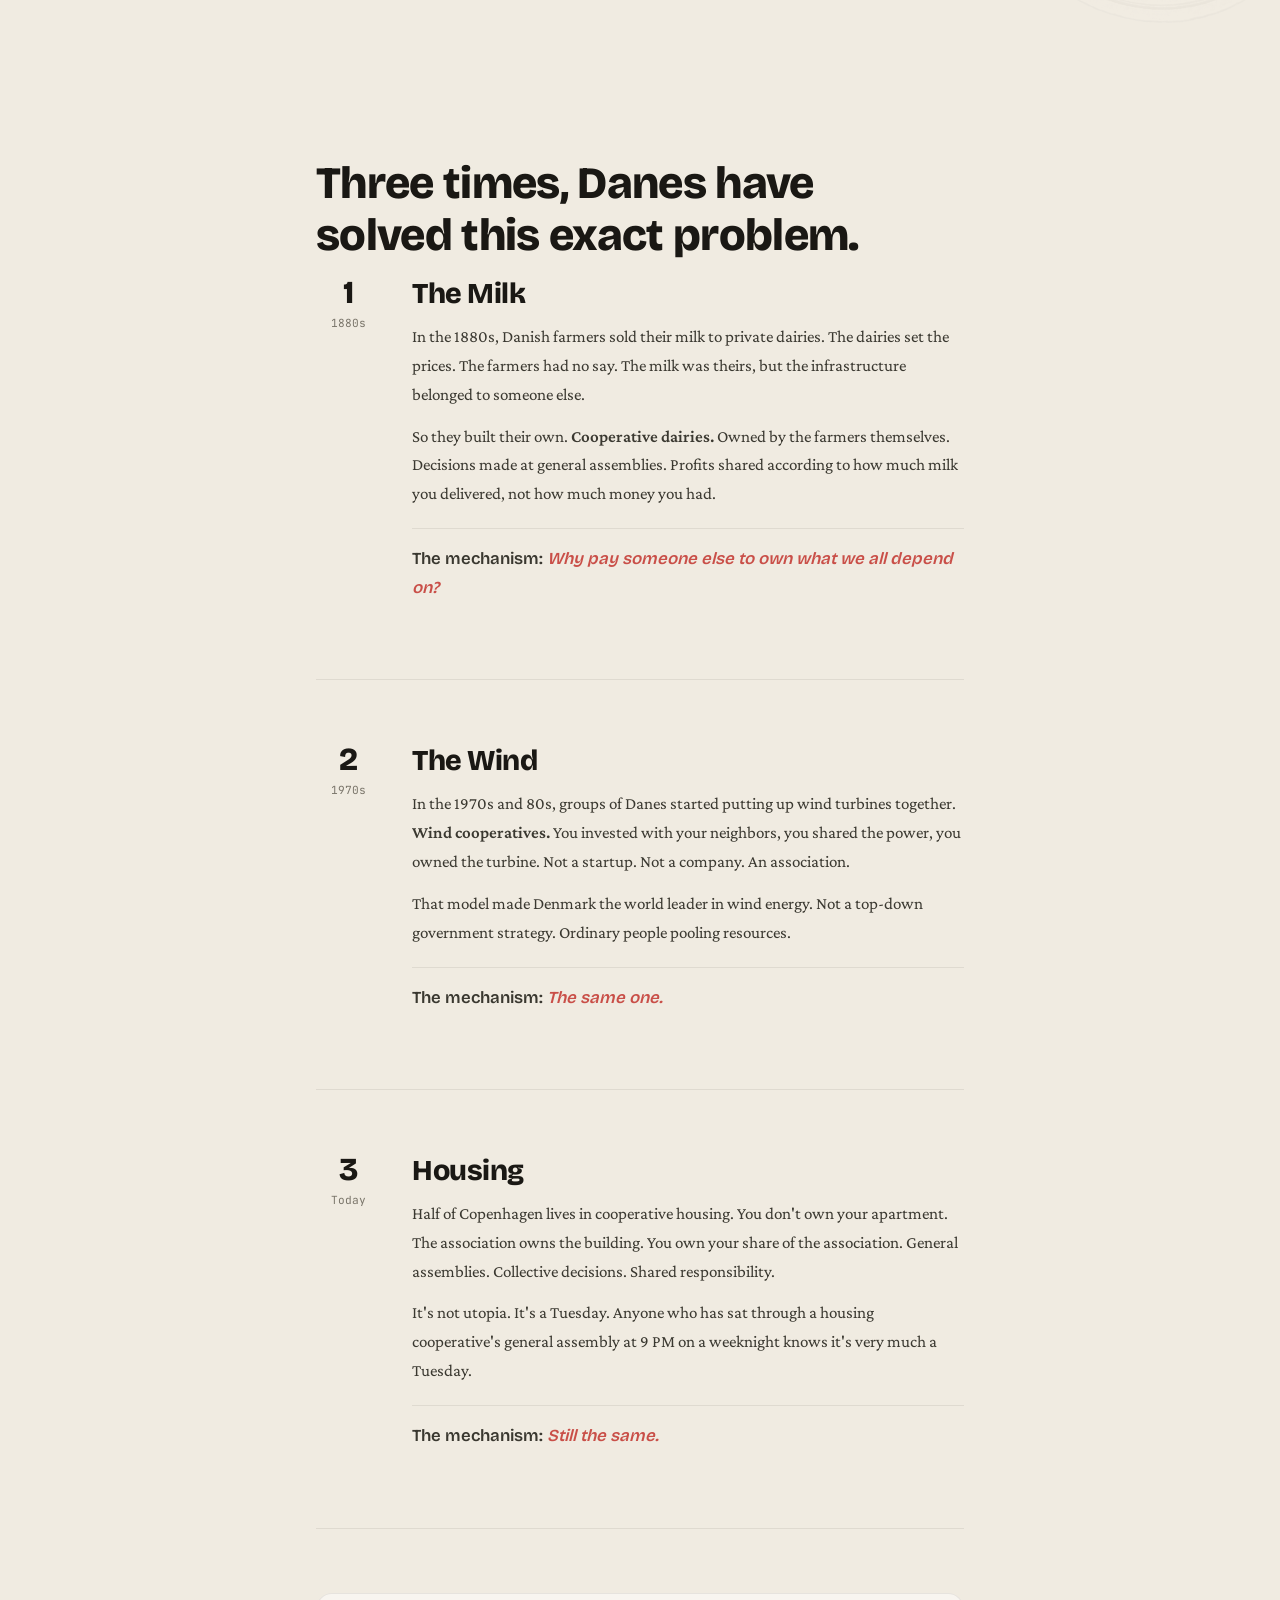
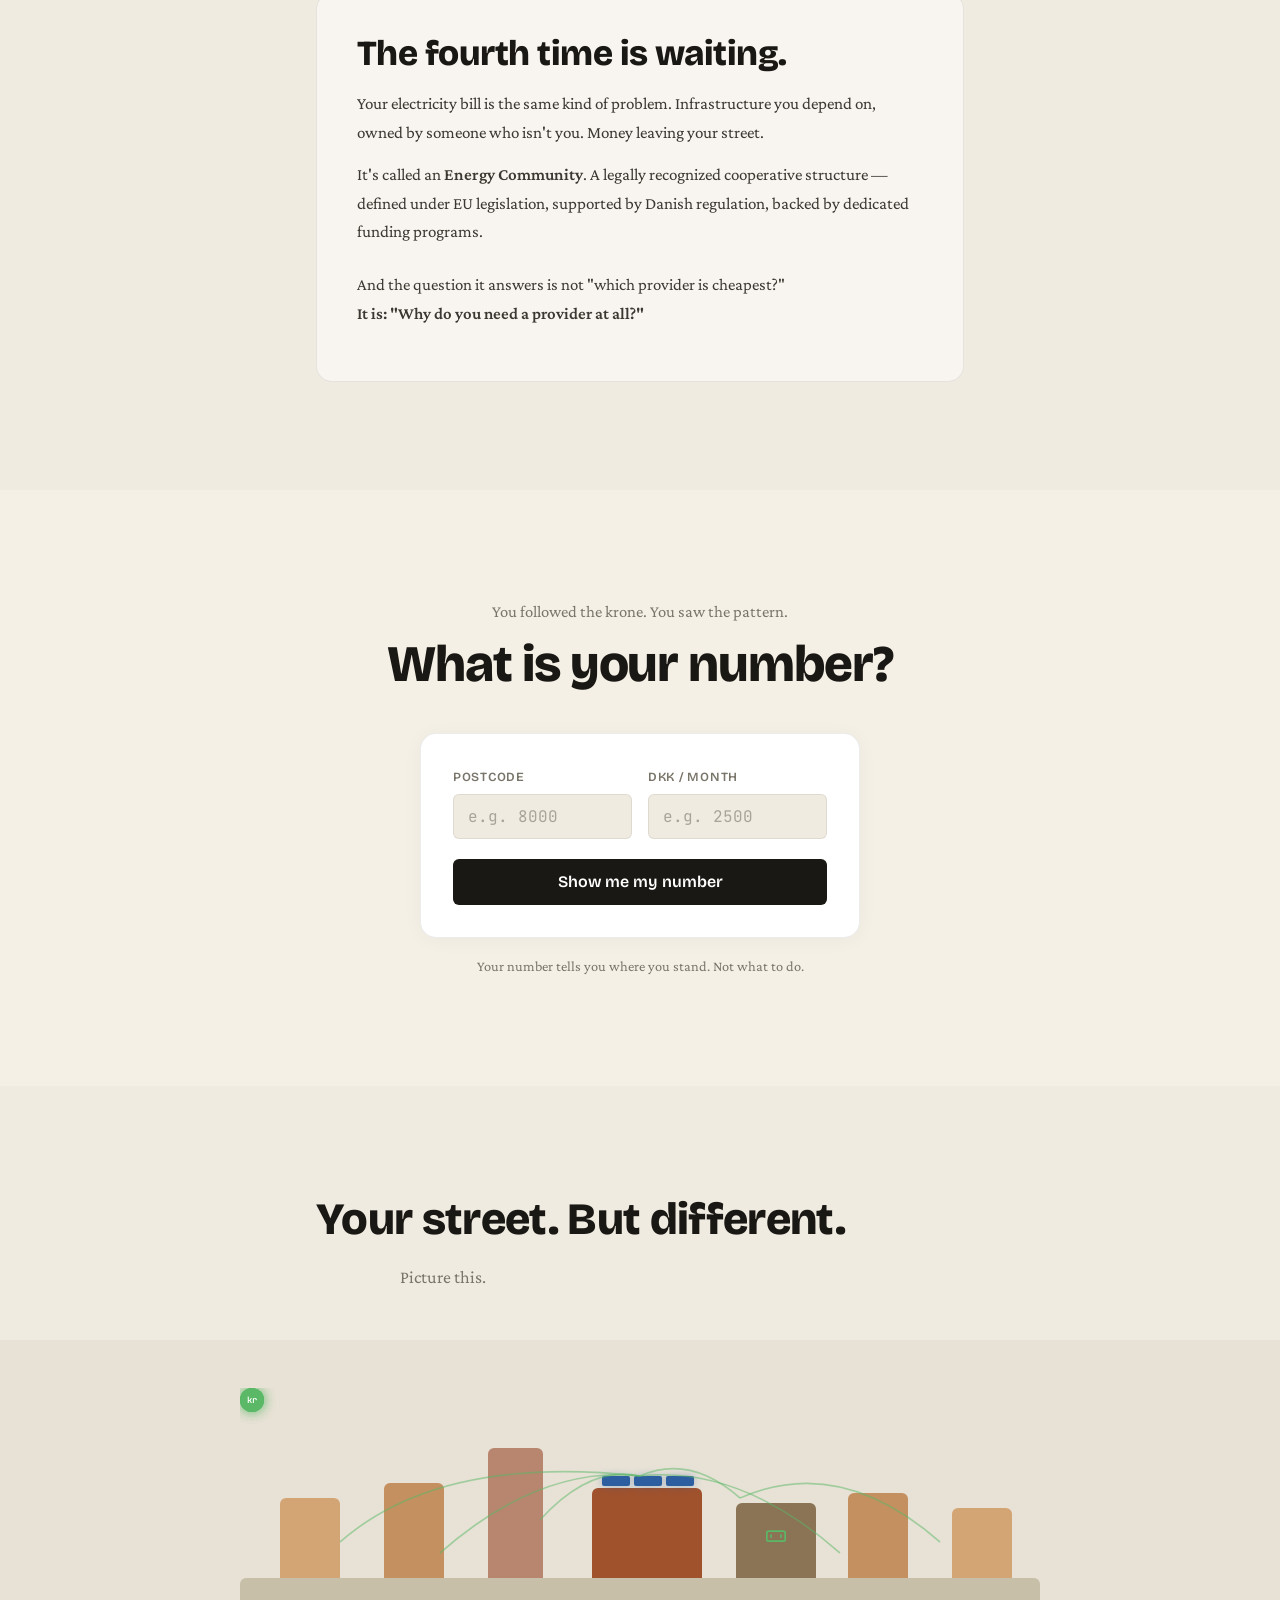
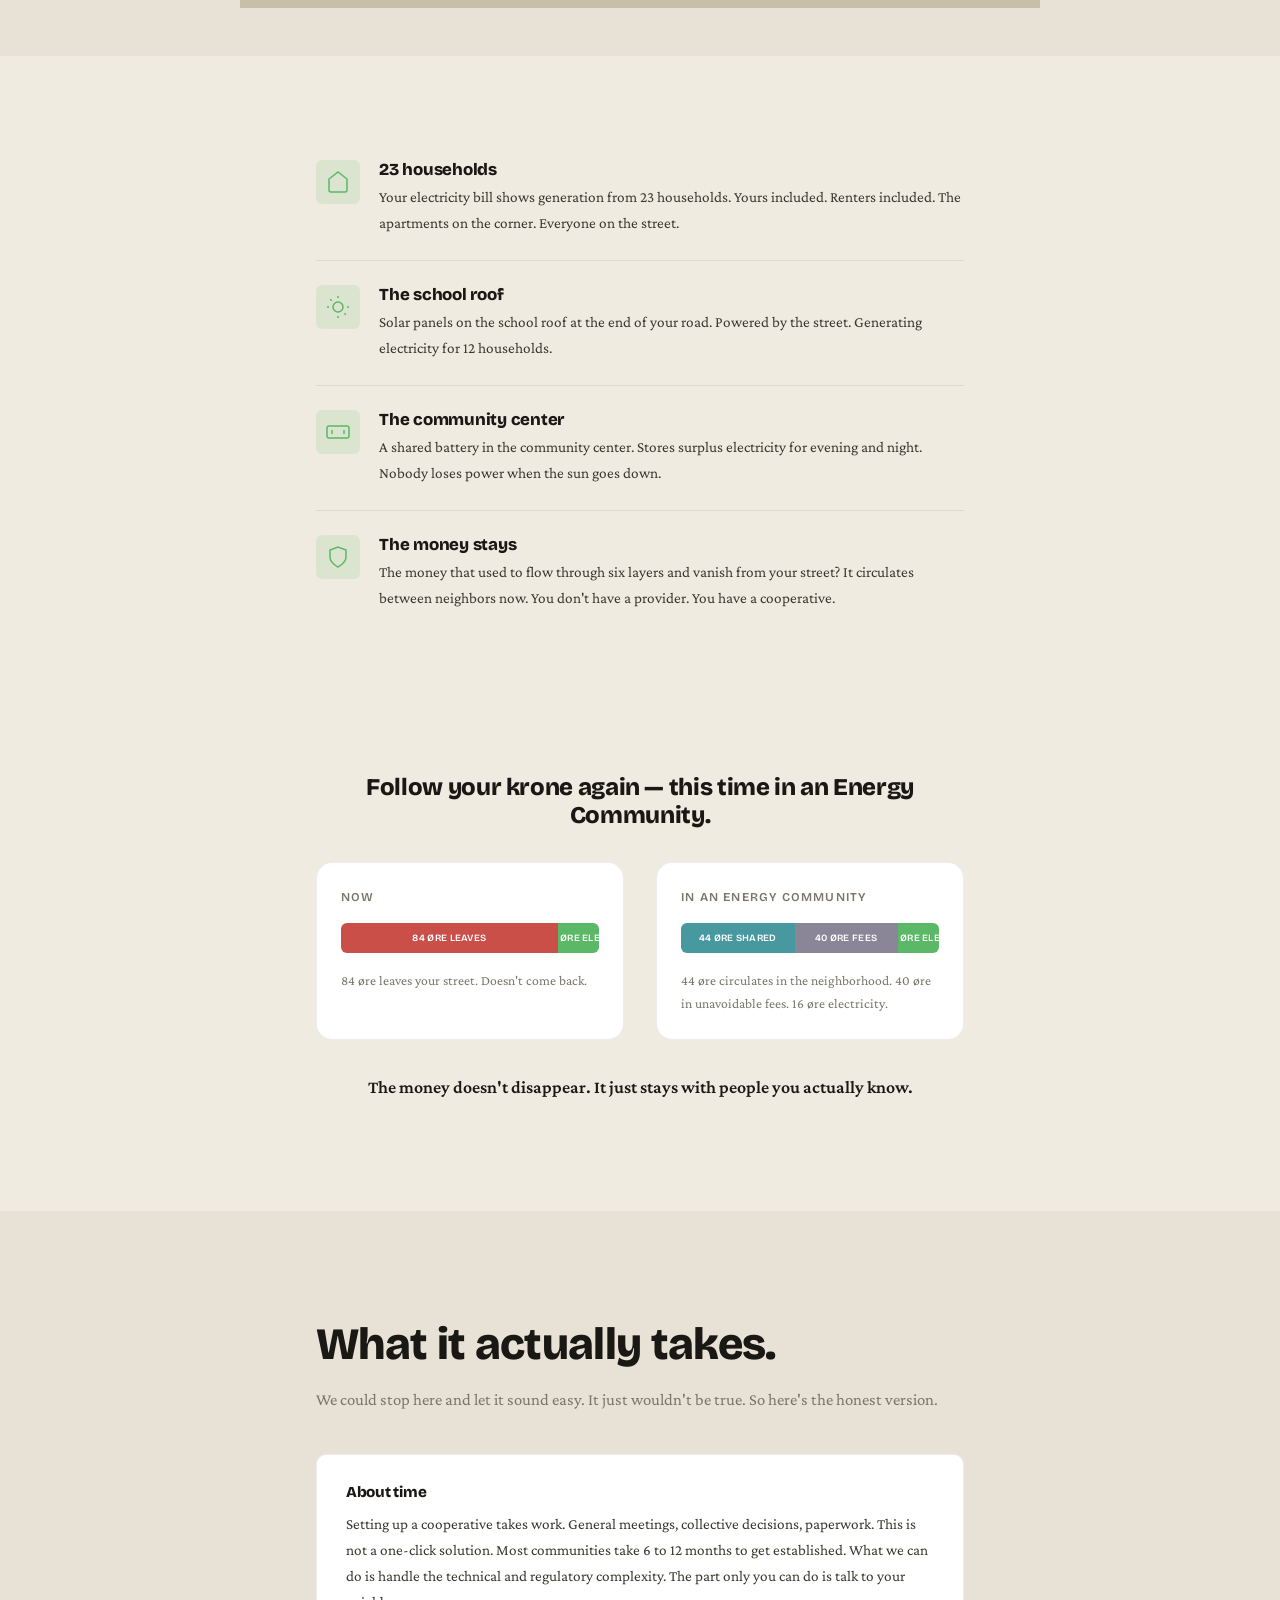
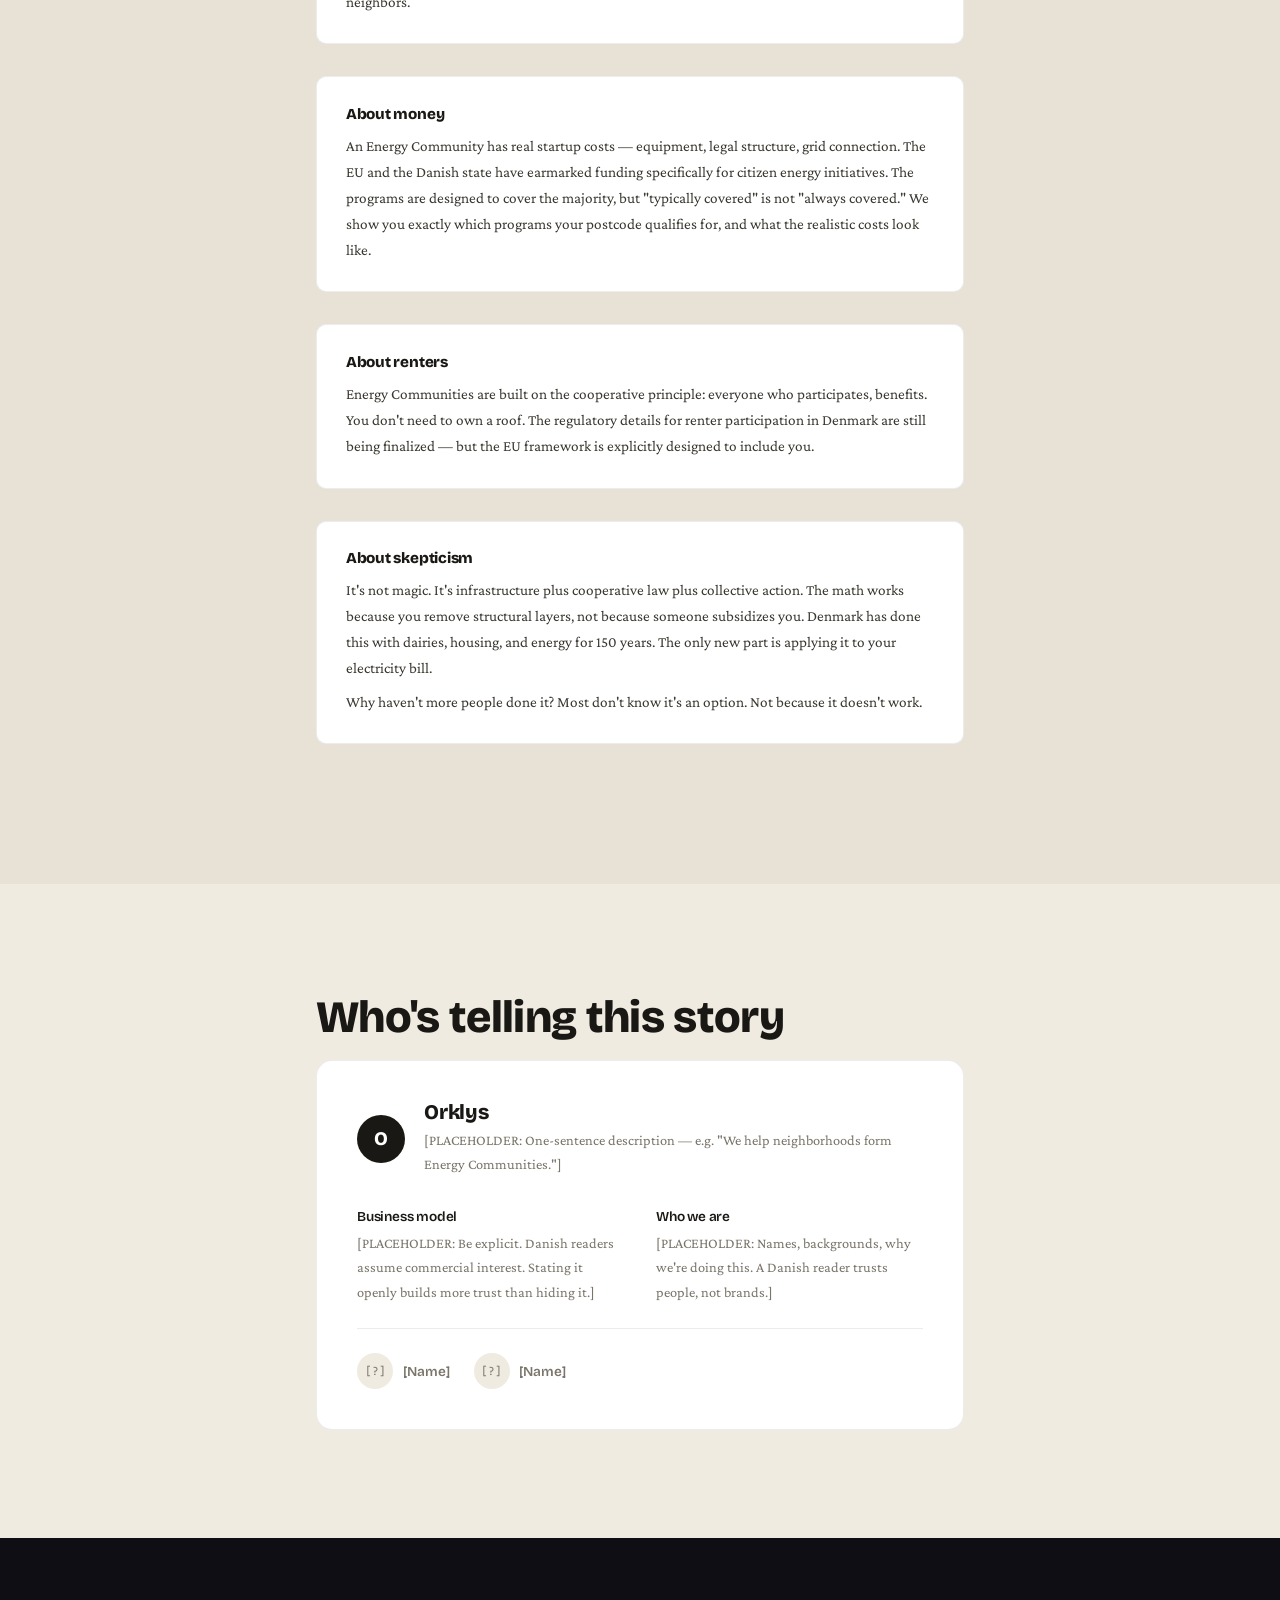
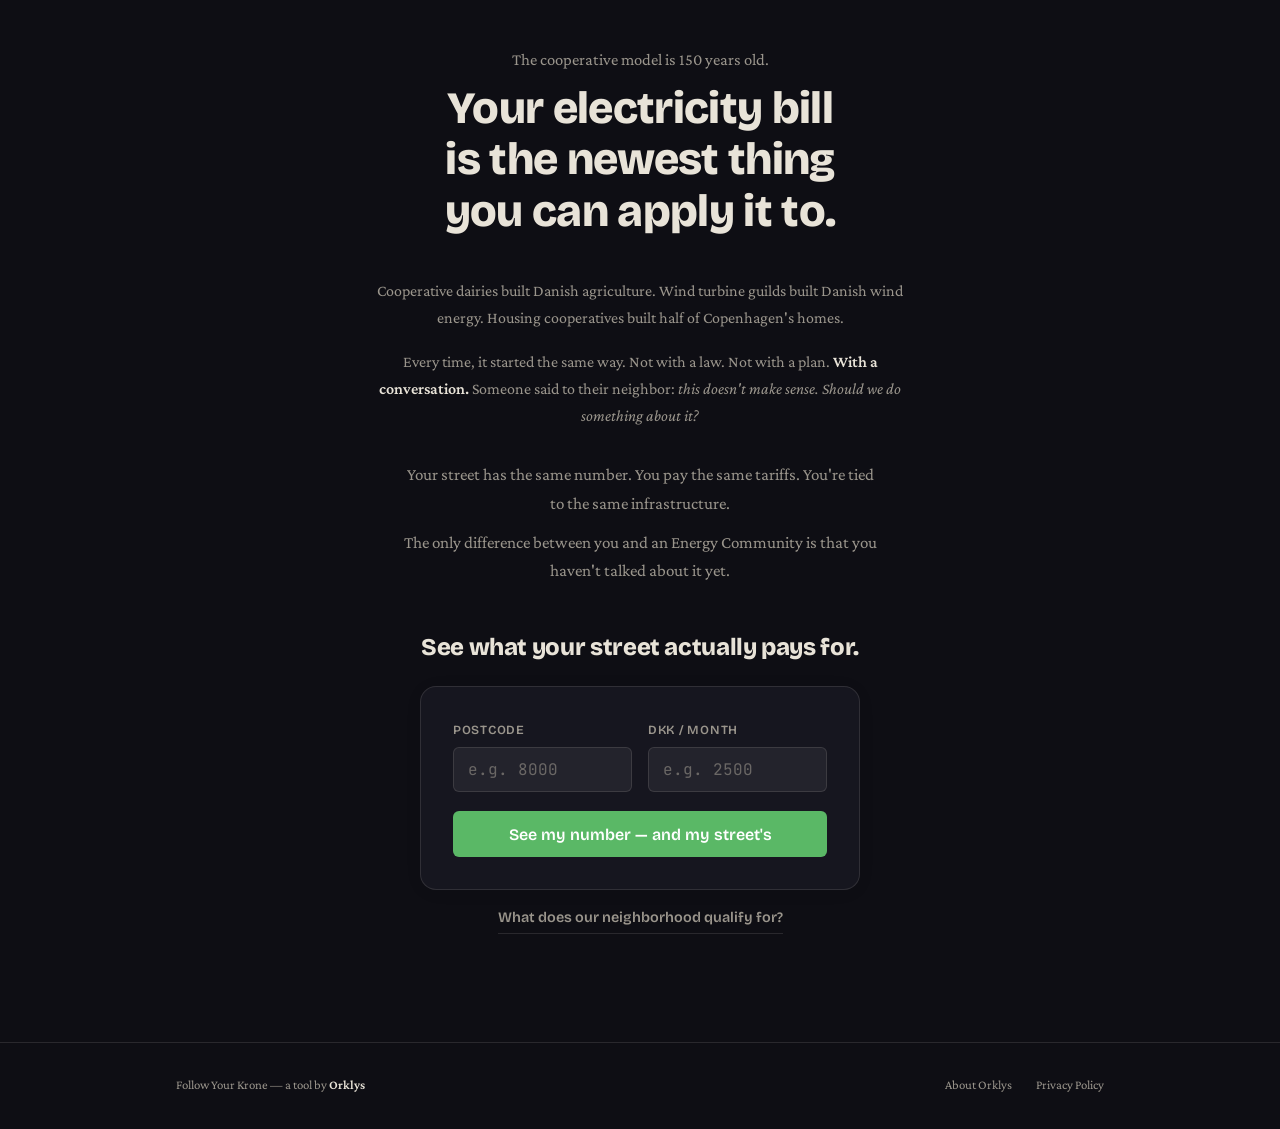
<file: pages/you-are-screwed-campaign-v2/index.html>
<!DOCTYPE html>
<html lang="en" data-lang="en">
  <head>
    <meta charset="UTF-8" />
    <meta name="viewport" content="width=device-width, initial-scale=1.0" />
    <title>Follow Your Krone — See where your energy money ends up</title>

    <meta
      property="og:title"
      content="Follow Your Krone — Where does your energy money go?"
    />
    <meta
      property="og:description"
      content="For every krone on your energy bill, only 16–22 øre is actual electricity. Follow your krone through the system."
    />
    <meta property="og:type" content="website" />
    <meta name="twitter:card" content="summary_large_image" />
    <meta
      name="description"
      content="Trace a single krone from your electricity bill through six layers of tariffs and fees. See where the money ends up — and what happens when your street owns the infrastructure."
    />

    <link rel="preconnect" href="https://fonts.googleapis.com" />
    <link rel="preconnect" href="https://fonts.gstatic.com" crossorigin />
    <link
      href="https://fonts.googleapis.com/css2?family=Bricolage+Grotesque:opsz,wght@12..96,400;12..96,600;12..96,800&family=Crimson+Pro:ital,wght@0,400;0,600;1,400&family=JetBrains+Mono:wght@400;600&display=swap"
      rel="stylesheet"
    />

    <link rel="stylesheet" href="style.css" />
  </head>
  <body>
    <!-- ============================================ -->
    <!-- ACT 1: THE ORDINARY WORLD — HERO            -->
    <!-- ============================================ -->
    <section id="hero">
      <div class="grain" aria-hidden="true"></div>
      <div class="hero-content">
        <div class="hero-overline anim-in">
          <span class="lang-en">A story about your electricity bill</span
          ><span class="lang-da">En fortælling om din elregning</span>
        </div>
        <h1 class="hero-h1 anim-in" style="--d: 0.12s">
          <span class="lang-en">Follow your krone,-</span
          ><span class="lang-da">Følg din krone,-</span>
        </h1>
        <p class="hero-intro anim-in" style="--d: 0.24s">
          <span class="lang-en"
            >You pay an electricity bill every month. Everyone does.<br />But
            have you ever followed the money?</span
          ><span class="lang-da"
            >Du betaler en elregning hver måned. Det gør alle.<br />Men har du
            nogensinde fulgt pengene?</span
          >
        </p>
        <p class="hero-intro-sub anim-in" style="--d: 0.36s">
          <span class="lang-en"
            >Not just glanced at the total — but traced a single krone from your
            account, through the system, all the way to the other end?</span
          ><span class="lang-da"
            >Ikke bare set tallet — men fulgt en enkelt krone fra din konto,
            gennem systemet, helt ud til den anden ende?</span
          >
        </p>

        <div class="guess-block anim-in" style="--d: 0.5s">
          <p class="guess-question">
            <span class="lang-en"
              >How much of your electricity bill is actually electricity?</span
            ><span class="lang-da"
              >Hvor meget af din elregning tror du er faktisk el?</span
            >
          </p>
          <div class="guess-options" id="guess-options">
            <button class="guess-btn" data-pct="70">70%</button>
            <button class="guess-btn" data-pct="45">45%</button>
            <button class="guess-btn" data-pct="20">20%</button>
          </div>
          <div class="guess-answer hidden" id="guess-answer">
            <p class="guess-reveal">
              <span class="lang-en"
                >The average is <strong>16–22 øre</strong> per krone.</span
              ><span class="lang-da"
                >Gennemsnittet er <strong>16–22 øre</strong> per krone.</span
              >
            </p>
            <p class="guess-follow">
              <span class="lang-en"
                >The rest is tariffs, fees, and charges for infrastructure
                you've never seen.</span
              ><span class="lang-da"
                >Resten er tariffer, gebyrer og afgifter for infrastruktur du
                aldrig har set.</span
              >
            </p>
          </div>
        </div>
      </div>
    </section>

    <!-- ============================================ -->
    <!-- ACT 2: THE REVELATION — KRONE'S JOURNEY     -->
    <!-- ============================================ -->
    <section id="krone-journey">
      <div class="journey-intro">
        <div class="container narrow">
          <h2 class="section-heading scroll-reveal">
            <span class="lang-en">Follow your krone through the system.</span
            ><span class="lang-da">Følg din krone gennem systemet.</span>
          </h2>
          <p
            class="section-lead scroll-reveal w-full text-center"
            style="--d: 0.1s"
          >
            <span class="lang-en"
              >Here's one krone from your electricity bill. Let's see where it
              ends up.</span
            ><span class="lang-da"
              >Her er én krone fra din elregning. Lad os se hvor den
              ender.</span
            >
          </p>
        </div>
      </div>

      <div class="journey-scroll-area">
        <div class="journey-figure">
          <div class="krone-bar-outer">
            <div class="krone-bar" id="krone-bar">
              <div
                class="krone-layer"
                id="kl-nettarif"
                style="--clr: var(--c-nettarif)"
              ></div>
              <div
                class="krone-layer"
                id="kl-elafgift"
                style="--clr: var(--c-elafgift)"
              ></div>
              <div
                class="krone-layer"
                id="kl-moms"
                style="--clr: var(--c-moms)"
              ></div>
              <div
                class="krone-layer"
                id="kl-system"
                style="--clr: var(--c-system)"
              ></div>
              <div
                class="krone-layer"
                id="kl-trans"
                style="--clr: var(--c-trans)"
              ></div>
              <div
                class="krone-layer krone-layer--el"
                id="kl-el"
                style="--clr: var(--c-el)"
              ></div>
            </div>
            <div class="krone-remainder" id="krone-remainder">
              <span class="remainder-label"
                ><span class="lang-en">Remaining</span
                ><span class="lang-da">Ubrugt</span></span
              >
            </div>
          </div>
          <div class="layer-tag" id="layer-tag">
            <span class="tag-name" id="tag-name"></span>
            <span class="tag-amount" id="tag-amount"></span>
          </div>
        </div>

        <div class="journey-steps">
          <div class="step" data-layer="nettarif" data-target="28">
            <div class="step-inner">
              <span class="step-ore">28 øre</span>
              <h3 class="step-title">
                <span class="lang-en">Grid Tariff</span
                ><span class="lang-da">Nettarif</span>
              </h3>
              <p>
                <span class="lang-en"
                  >First, 28 øre disappear. That's what it costs to maintain the
                  grid that carries electricity to your outlet. A grid you use
                  every day. A grid you don't own.</span
                ><span class="lang-da"
                  >Først forsvinder 28 øre. Det er hvad det koster at
                  vedligeholde det net der fører strømmen til din stikkontakt.
                  Et net du bruger hver dag. Et net du ikke ejer.</span
                >
              </p>
            </div>
          </div>

          <div class="step" data-layer="elafgift" data-target="22">
            <div class="step-inner">
              <span class="step-ore">22 øre</span>
              <h3 class="step-title">
                <span class="lang-en">Electricity Tax</span
                ><span class="lang-da">Elafgift</span>
              </h3>
              <p>
                <span class="lang-en"
                  >Then another 22 øre. A tax that once funded the green
                  transition. That was a good idea. The tax is still here. The
                  purpose has gotten a bit hazy.</span
                ><span class="lang-da"
                  >Så 22 øre mere. En afgift der engang finansierede den grønne
                  omstilling. Det var en god idé. Afgiften eksisterer stadig.
                  Formålet er lidt mere uklart.</span
                >
              </p>
            </div>
          </div>

          <div class="step" data-layer="moms" data-target="20">
            <div class="step-inner">
              <span class="step-ore">20 øre</span>
              <h3 class="step-title">
                <span class="lang-en">VAT</span
                ><span class="lang-da">Moms</span>
              </h3>
              <p>
                <span class="lang-en"
                  >20 øre to VAT. Of course. You pay VAT on the tariffs. You pay
                  VAT on the taxes. You pay VAT on the fees that pay for the
                  infrastructure that delivers the electricity you haven't even
                  gotten to yet.</span
                ><span class="lang-da"
                  >20 øre til moms. Selvfølgelig. Du betaler moms på tarifferne.
                  Du betaler moms på afgifterne. Du betaler moms på de gebyrer
                  der betaler for infrastrukturen der leverer den el du endnu
                  ikke har nået til.</span
                >
              </p>
            </div>
          </div>

          <div class="step" data-layer="system" data-target="8">
            <div class="step-inner">
              <span class="step-ore">8 øre</span>
              <h3 class="step-title">
                <span class="lang-en">System Tariff</span
                ><span class="lang-da">Systemtarif</span>
              </h3>
              <p>
                <span class="lang-en"
                  >8 øre to the system tariff. The price of balancing the grid —
                  making sure supply and demand match, second by second. An
                  important job. A job you have zero say in.</span
                ><span class="lang-da"
                  >8 øre til systemtarif. Prisen for at balancere elnettet —
                  sørge for at udbud og efterspørgsel matcher sekund for sekund.
                  Et vigtigt job. Et job du ingen indflydelse har på.</span
                >
              </p>
            </div>
          </div>

          <div class="step" data-layer="trans" data-target="6">
            <div class="step-inner">
              <span class="step-ore">6 øre</span>
              <h3 class="step-title">
                <span class="lang-en">Transmission Tariff</span
                ><span class="lang-da">Transmissionstarif</span>
              </h3>
              <p>
                <span class="lang-en"
                  >6 øre to the transmission tariff. The price of moving
                  electricity hundreds of kilometres from the power plant to
                  your town. Distance costs. Every layer of infrastructure along
                  the way takes its cut.</span
                ><span class="lang-da"
                  >6 øre til transmissionstarif. Prisen for at transportere el
                  hundredevis af kilometer fra kraftværk til din by. Afstanden
                  koster. Hvert lag af infrastruktur undervejs tager sin
                  bid.</span
                >
              </p>
            </div>
          </div>

          <div class="step step--final" data-layer="el" data-target="16">
            <div class="step-inner">
              <span class="step-ore step-ore--green">16 øre</span>
              <h3 class="step-title">
                <span class="lang-en">Actual Electricity</span
                ><span class="lang-da">Faktisk el</span>
              </h3>
              <p>
                <span class="lang-en"
                  >And then there's what's left. 16 øre. That's your actual
                  electricity. The current that lights the lamp, runs the
                  fridge, charges the phone.
                  <strong
                    >Everything you thought you were paying for.</strong
                  ></span
                ><span class="lang-da"
                  >Og så er der det der er tilbage. 16 øre. Det er din faktiske
                  el. Den strøm der tænder lampen, kører køleskabet, lader
                  telefonen.
                  <strong>Alt det du troede du betalte for.</strong></span
                >
              </p>
            </div>
          </div>
        </div>
      </div>

      <div class="journey-conclusion">
        <div class="container narrow">
          <div class="conclusion-bar-wrap scroll-reveal">
            <div class="conclusion-bar">
              <div class="cb-fees">
                <span
                  ><span class="lang-en">Tariffs, taxes &amp; fees</span
                  ><span class="lang-da"
                    >Tariffer, afgifter &amp; gebyrer</span
                  ></span
                >
              </div>
              <div class="cb-el">
                <span
                  ><span class="lang-en">Electricity</span
                  ><span class="lang-da">El</span></span
                >
              </div>
            </div>
          </div>
          <p class="conclusion-text scroll-reveal" style="--d: 0.15s">
            <span class="lang-en"
              >This isn't unusual. This is how the system is built.</span
            ><span class="lang-da"
              >Det her er ikke unormalt. Det er sådan systemet er bygget.</span
            >
          </p>
          <p class="conclusion-body scroll-reveal" style="--d: 0.25s">
            <span class="lang-en"
              >Electricity is produced far away. It travels through expensive
              infrastructure. It passes through regulated entities that each
              take their share. It arrives at your meter with every layer's cost
              baked in.</span
            ><span class="lang-da"
              >Elektricitet produceres langt væk. Den rejser gennem dyr
              infrastruktur. Den passerer regulerede instanser der hver tager
              deres andel. Den ankommer til din måler med hvert lags
              omkostninger bagt ind.</span
            >
          </p>
          <p class="conclusion-body scroll-reveal" style="--d: 0.35s">
            <span class="lang-en"
              >You receive. You pay. The money leaves your street and doesn't
              come back.</span
            ><span class="lang-da"
              >Du modtager. Du betaler. Pengene forlader din gade og kommer ikke
              tilbage.</span
            >
          </p>
          <p class="conclusion-callout scroll-reveal" style="--d: 0.45s">
            <span class="lang-en"
              ><strong>Nobody designed this to cheat you.</strong> It just was
              never designed for you.</span
            ><span class="lang-da"
              ><strong>Ingen designede det her for at snyde dig.</strong> Det
              var bare aldrig designet til dig.</span
            >
          </p>
        </div>
      </div>
    </section>

    <!-- ============================================ -->
    <!-- ACT 2.5: THE BRIDGE                         -->
    <!-- ============================================ -->
    <section id="bridge">
      <div class="container narrow">
        <p class="bridge-text scroll-reveal">
          <span class="lang-en">But this is Denmark.</span
          ><span class="lang-da">Men det her er Danmark.</span>
        </p>
        <p class="bridge-text-sub scroll-reveal" style="--d: 0.2s">
          <span class="lang-en"
            >And the Danes who came before you faced exactly this kind of
            problem. They just solved it for milk, wind, and housing instead of
            electricity.</span
          ><span class="lang-da"
            >Og danskerne der kom før dig stod med præcis den her slags problem.
            De løste det bare for mælk, vind og boliger i stedet for el.</span
          >
        </p>
      </div>
    </section>

    <!-- ============================================ -->
    <!-- ACT 3: THE PATTERN                          -->
    <!-- ============================================ -->
    <section id="pattern">
      <div class="container narrow">
        <h2 class="section-heading text-dark scroll-reveal">
          <span class="lang-en"
            >Three times, Danes have solved this exact problem.</span
          ><span class="lang-da"
            >Tre gange har danskere løst det her problem.</span
          >
        </h2>

        <div class="coop-story scroll-reveal" style="--d: 0.1s">
          <div class="coop-marker">
            <span class="coop-number">1</span>
            <span class="coop-era"
              ><span class="lang-en">1880s</span
              ><span class="lang-da">1880'erne</span></span
            >
          </div>
          <div class="coop-body">
            <h3 class="coop-title">
              <span class="lang-en">The Milk</span
              ><span class="lang-da">Mælken</span>
            </h3>
            <p>
              <span class="lang-en"
                >In the 1880s, Danish farmers sold their milk to private
                dairies. The dairies set the prices. The farmers had no say. The
                milk was theirs, but the infrastructure belonged to someone
                else.</span
              ><span class="lang-da"
                >I 1880'erne solgte danske bønder deres mælk til private
                mejerier. Mejerierne satte priserne. Bønderne havde ingen
                indflydelse. Mælken var deres, men infrastrukturen var en
                andens.</span
              >
            </p>
            <p>
              <span class="lang-en"
                >So they built their own.
                <strong>Cooperative dairies.</strong> Owned by the farmers
                themselves. Decisions made at general assemblies. Profits shared
                according to how much milk you delivered, not how much money you
                had.</span
              ><span class="lang-da"
                >Så de byggede deres egne. <strong>Andelsmejerier.</strong> Ejet
                af bønderne selv. Beslutninger taget på generalforsamlinger.
                Overskud delt efter hvor meget mælk du leverede, ikke hvor mange
                penge du havde.</span
              >
            </p>
            <p class="coop-mechanism">
              <span class="lang-en"
                >The mechanism:
                <em
                  >Why pay someone else to own what we all depend on?</em
                ></span
              ><span class="lang-da"
                >Mekanismen:
                <em
                  >Hvorfor betale en anden for at eje det vi alle er afhængige
                  af?</em
                ></span
              >
            </p>
          </div>
        </div>

        <div class="coop-story scroll-reveal" style="--d: 0.1s">
          <div class="coop-marker">
            <span class="coop-number">2</span>
            <span class="coop-era"
              ><span class="lang-en">1970s</span
              ><span class="lang-da">1970'erne</span></span
            >
          </div>
          <div class="coop-body">
            <h3 class="coop-title">
              <span class="lang-en">The Wind</span
              ><span class="lang-da">Vinden</span>
            </h3>
            <p>
              <span class="lang-en"
                >In the 1970s and 80s, groups of Danes started putting up wind
                turbines together. <strong>Wind cooperatives.</strong> You
                invested with your neighbors, you shared the power, you owned
                the turbine. Not a startup. Not a company. An association.</span
              ><span class="lang-da"
                >I 1970'erne og 80'erne begyndte grupper af danskere at opstille
                vindmøller sammen. <strong>Vindmøllelaug.</strong> Du
                investerede med dine naboer, du delte strømmen, du ejede møllen.
                Ikke en startup. Ikke et firma. En forening.</span
              >
            </p>
            <p>
              <span class="lang-en"
                >That model made Denmark the world leader in wind energy. Not a
                top-down government strategy. Ordinary people pooling
                resources.</span
              ><span class="lang-da"
                >Det var den model der gjorde Danmark til verdensleder inden for
                vindenergi. Ikke en statslig strategi oppefra. Almindelige
                mennesker der slog sig sammen.</span
              >
            </p>
            <p class="coop-mechanism">
              <span class="lang-en">The mechanism: <em>The same one.</em></span
              ><span class="lang-da">Mekanismen: <em>Den samme.</em></span>
            </p>
          </div>
        </div>

        <div class="coop-story scroll-reveal" style="--d: 0.1s">
          <div class="coop-marker">
            <span class="coop-number">3</span>
            <span class="coop-era"
              ><span class="lang-en">Today</span
              ><span class="lang-da">I dag</span></span
            >
          </div>
          <div class="coop-body">
            <h3 class="coop-title">
              <span class="lang-en">Housing</span
              ><span class="lang-da">Boligerne</span>
            </h3>
            <p>
              <span class="lang-en"
                >Half of Copenhagen lives in cooperative housing. You don't own
                your apartment. The association owns the building. You own your
                share of the association. General assemblies. Collective
                decisions. Shared responsibility.</span
              ><span class="lang-da"
                >Halvdelen af København bor i andelsboliger. Du ejer ikke din
                lejlighed. Foreningen ejer bygningen. Du ejer din andel af
                foreningen. Generalforsamlinger. Kollektive beslutninger. Fælles
                ansvar.</span
              >
            </p>
            <p>
              <span class="lang-en"
                >It's not utopia. It's a Tuesday. Anyone who has sat through a
                housing cooperative's general assembly at 9 PM on a weeknight
                knows it's very much a Tuesday.</span
              ><span class="lang-da"
                >Det er ikke utopi. Det er hverdag. Enhver der har siddet til en
                andelsboligforenings generalforsamling kl. 21 en tirsdag aften
                ved det er hverdag.</span
              >
            </p>
            <p class="coop-mechanism">
              <span class="lang-en"
                >The mechanism: <em>Still the same.</em></span
              ><span class="lang-da"
                >Mekanismen: <em>Stadig den samme.</em></span
              >
            </p>
          </div>
        </div>

        <div class="fourth-time scroll-reveal">
          <h3 class="fourth-title">
            <span class="lang-en">The fourth time is waiting.</span
            ><span class="lang-da">Den fjerde gang venter.</span>
          </h3>
          <p>
            <span class="lang-en"
              >Your electricity bill is the same kind of problem. Infrastructure
              you depend on, owned by someone who isn't you. Money leaving your
              street.</span
            ><span class="lang-da"
              >Din elregning er det samme slags problem. Infrastruktur du er
              afhængig af, ejet af nogen der ikke er dig. Penge der forlader din
              gade.</span
            >
          </p>
          <p>
            <span class="lang-en"
              >It's called an <strong>Energy Community</strong>. A legally
              recognized cooperative structure — defined under EU legislation,
              supported by Danish regulation, backed by dedicated funding
              programs.</span
            ><span class="lang-da"
              >Det hedder et <strong>Energifællesskab</strong>. En juridisk
              anerkendt kooperativ struktur — defineret under EU-lovgivning,
              støttet af dansk regulering, bakket op af dedikerede
              finansieringsprogrammer.</span
            >
          </p>
          <p class="fourth-key">
            <span class="lang-en"
              >And the question it answers is not "which provider is
              cheapest?"<br /><strong
                >It is: "Why do you need a provider at all?"</strong
              ></span
            ><span class="lang-da"
              >Og spørgsmålet det besvarer er ikke "hvilken udbyder er
              billigst?"<br /><strong
                >Det er: "Hvorfor har du brug for en udbyder
                overhovedet?"</strong
              ></span
            >
          </p>
        </div>
      </div>
    </section>

    <!-- ============================================ -->
    <!-- ACT 3.5: THE MIRROR — SCORE                 -->
    <!-- ============================================ -->
    <section id="mirror">
      <div class="container narrow">
        <div class="mirror-intro scroll-reveal">
          <p class="mirror-bridge">
            <span class="lang-en"
              >You followed the krone. You saw the pattern.</span
            ><span class="lang-da"
              >Du har fulgt kronen. Du har set mønsteret.</span
            >
          </p>
          <h2 class="mirror-question">
            <span class="lang-en">What is your number?</span
            ><span class="lang-da">Hvad er dit tal?</span>
          </h2>
        </div>

        <div class="mirror-form-wrap scroll-reveal" style="--d: 0.15s">
          <form id="score-form" class="mirror-form" autocomplete="off">
            <div class="mirror-fields">
              <div class="field">
                <label for="postcode"
                  ><span class="lang-en">Postcode</span
                  ><span class="lang-da">Postnummer</span></label
                >
                <input
                  type="text"
                  id="postcode"
                  name="postcode"
                  placeholder="e.g. 8000"
                  data-placeholder-en="e.g. 8000"
                  data-placeholder-da="f.eks. 8000"
                  maxlength="4"
                  inputmode="numeric"
                  pattern="[0-9]{4}"
                  required
                />
              </div>
              <div class="field">
                <label for="monthly-amount"
                  ><span class="lang-en">DKK / month</span
                  ><span class="lang-da">Kr / måned</span></label
                >
                <input
                  type="text"
                  id="monthly-amount"
                  name="amount"
                  placeholder="e.g. 2500"
                  data-placeholder-en="e.g. 2500"
                  data-placeholder-da="f.eks. 2500"
                  inputmode="numeric"
                  required
                />
              </div>
            </div>
            <button type="submit" class="btn-score">
              <span class="lang-en">Show me my number</span
              ><span class="lang-da">Vis mit tal</span>
            </button>
          </form>
          <p class="mirror-promise">
            <span class="lang-en"
              >Your number tells you where you stand. Not what to do.</span
            ><span class="lang-da"
              >Dit tal fortæller dig hvor du står. Ikke hvad du skal gøre.</span
            >
          </p>
        </div>
      </div>
    </section>

    <!-- ============================================ -->
    <!-- THRESHOLD OVERLAY                           -->
    <!-- ============================================ -->
    <div id="threshold-overlay" class="overlay hidden" aria-hidden="true">
      <div class="threshold-content">
        <p class="threshold-phase" id="phase-1">
          <span class="lang-en">We're crunching your number.</span
          ><span class="lang-da">Vi beregner dit tal.</span>
        </p>
        <p class="threshold-phase hidden" id="phase-2">
          <span class="lang-en"
            >You'll never look at your bill the same way.</span
          ><span class="lang-da"
            >Du kommer til at se din regning anderledes bagefter.</span
          >
        </p>
        <p class="threshold-phase hidden" id="phase-3">
          <span class="lang-en">Ready?</span><span class="lang-da">Klar?</span>
        </p>
        <div class="threshold-bar">
          <div class="threshold-fill" id="threshold-fill"></div>
        </div>
      </div>
    </div>

    <!-- ============================================ -->
    <!-- SCORE REVEAL                                -->
    <!-- ============================================ -->
    <section id="score-reveal" class="hidden">
      <div class="container narrow">
        <div class="score-mirror-card" id="score-card">
          <div class="smc-badge">
            <span class="lang-en">YOUR NUMBER</span
            ><span class="lang-da">DIT TAL</span>
          </div>
          <div class="smc-number-wrap">
            <span class="smc-number" id="smc-number">0.0</span>
            <span class="smc-of">/ 10</span>
          </div>
          <div class="smc-tier">
            <h2 class="smc-tier-label" id="smc-tier-label"></h2>
            <p class="smc-tier-sub" id="smc-tier-sub"></p>
          </div>
          <div class="smc-breakdown">
            <div class="smc-bar">
              <div class="smc-bar-fees" id="smc-bar-fees"></div>
              <div class="smc-bar-el" id="smc-bar-el"></div>
            </div>
            <div class="smc-breakdown-text">
              <p>
                <span class="lang-en">Of your</span
                ><span class="lang-da">Af dine</span>
                <strong id="smc-total"></strong>
                <span class="lang-en">per month</span
                ><span class="lang-da">om måneden</span>
              </p>
              <p>
                <span class="lang-en">roughly</span
                ><span class="lang-da">er ca.</span>
                <strong id="smc-el-amount" class="text-green"></strong>
                <span class="lang-en">is actual electricity.</span
                ><span class="lang-da">faktisk el.</span>
              </p>
            </div>
          </div>
          <div class="smc-collective">
            <p class="smc-collective-lead">
              <span class="lang-en">But here's what matters:</span
              ><span class="lang-da">Men her er det vigtige:</span>
            </p>
            <p>
              <span class="lang-en"
                >Your number isn't unique. Everyone on your street has roughly
                the same one. Your neighbors. The family across the road. The
                apartments on the corner.</span
              ><span class="lang-da"
                >Dit tal er ikke unikt. Alle på din gade har omtrent det samme
                tal. Jeres naboer. Familien overfor. Lejlighederne på
                hjørnet.</span
              >
            </p>
            <p>
              <span class="lang-en"
                ><strong
                  >You just don't know it about each other yet.</strong
                ></span
              ><span class="lang-da"
                ><strong>I ved det bare ikke om hinanden endnu.</strong></span
              >
            </p>
          </div>
        </div>

        <div class="post-score-nudge">
          <a href="#vision" class="nudge-link"
            ><span class="lang-en">See what your street could look like</span
            ><span class="lang-da">Se hvad din gade kunne se ud</span>
            <svg
              width="14"
              height="14"
              viewBox="0 0 24 24"
              fill="none"
              stroke="currentColor"
              stroke-width="2"
            >
              <polyline points="6 9 12 15 18 9" /></svg
          ></a>
        </div>
      </div>
    </section>

    <!-- ============================================ -->
    <!-- ACT 4: THE VISION — YOUR STREET             -->
    <!-- ============================================ -->
    <section id="vision">
      <div class="container narrow">
        <h2 class="section-heading text-dark scroll-reveal">
          <span class="lang-en">Your street. But different.</span
          ><span class="lang-da">Din gade. Men anderledes.</span>
        </h2>
        <p class="section-lead text-dark scroll-reveal" style="--d: 0.1s">
          <span class="lang-en">Picture this.</span
          ><span class="lang-da">Forestil dig det her.</span>
        </p>
      </div>

      <div class="street-scene-wrap">
        <div class="container">
          <div class="street-scene" id="street-scene">
            <div class="street-ground"></div>

            <div class="building b-house b1" data-reveal="1"></div>
            <div class="building b-house b2" data-reveal="1"></div>
            <div class="building b-apt b3" data-reveal="1"></div>
            <div class="building b-school b4" data-reveal="2">
              <div class="solar-panels">
                <div class="panel"></div>
                <div class="panel"></div>
                <div class="panel"></div>
              </div>
            </div>
            <div class="building b-community b5" data-reveal="3">
              <div class="battery-icon">
                <svg
                  width="20"
                  height="20"
                  viewBox="0 0 24 24"
                  fill="none"
                  stroke="currentColor"
                  stroke-width="2"
                >
                  <rect x="1" y="6" width="22" height="12" rx="2" />
                  <line x1="6" y1="10" x2="6" y2="14" />
                  <line x1="18" y1="10" x2="18" y2="14" />
                </svg>
              </div>
            </div>
            <div class="building b-house b6" data-reveal="1"></div>
            <div class="building b-house b7" data-reveal="1"></div>

            <div class="connection-lines hidden" id="connection-lines">
              <svg
                class="conn-svg"
                viewBox="0 0 800 200"
                preserveAspectRatio="none"
              >
                <path class="conn-line" d="M100,140 Q200,60 400,80" />
                <path class="conn-line" d="M200,150 Q300,70 400,80" />
                <path class="conn-line" d="M300,120 Q350,70 400,80" />
                <path class="conn-line" d="M500,100 Q450,60 400,80" />
                <path class="conn-line" d="M600,150 Q500,70 400,80" />
                <path class="conn-line" d="M700,140 Q600,60 500,100" />
              </svg>
            </div>

            <div class="money-loop hidden" id="money-loop">
              <div class="loop-coin c1">kr</div>
              <div class="loop-coin c2">kr</div>
              <div class="loop-coin c3">kr</div>
            </div>
          </div>
        </div>
      </div>

      <div class="street-narrative">
        <div class="container narrow">
          <div class="street-step scroll-reveal" data-activate="1">
            <div class="ss-icon">
              <svg
                width="24"
                height="24"
                viewBox="0 0 24 24"
                fill="none"
                stroke="currentColor"
                stroke-width="1.5"
              >
                <path d="M3 9l9-7 9 7v11a2 2 0 0 1-2 2H5a2 2 0 0 1-2-2z" />
              </svg>
            </div>
            <div>
              <h4>
                <span class="lang-en">23 households</span
                ><span class="lang-da">23 husstande</span>
              </h4>
              <p>
                <span class="lang-en"
                  >Your electricity bill shows generation from 23 households.
                  Yours included. Renters included. The apartments on the
                  corner. Everyone on the street.</span
                ><span class="lang-da"
                  >Din elregning viser produktion fra 23 husstande. Inklusiv
                  din. Inklusiv lejere. Inklusiv lejlighederne. Alle på
                  gaden.</span
                >
              </p>
            </div>
          </div>

          <div
            class="street-step scroll-reveal"
            data-activate="2"
            style="--d: 0.1s"
          >
            <div class="ss-icon">
              <svg
                width="24"
                height="24"
                viewBox="0 0 24 24"
                fill="none"
                stroke="currentColor"
                stroke-width="1.5"
              >
                <circle cx="12" cy="12" r="5" />
                <line x1="12" y1="1" x2="12" y2="3" />
                <line x1="12" y1="21" x2="12" y2="23" />
                <line x1="4.22" y1="4.22" x2="5.64" y2="5.64" />
                <line x1="18.36" y1="18.36" x2="19.78" y2="19.78" />
                <line x1="1" y1="12" x2="3" y2="12" />
                <line x1="21" y1="12" x2="23" y2="12" />
              </svg>
            </div>
            <div>
              <h4>
                <span class="lang-en">The school roof</span
                ><span class="lang-da">Skolens tag</span>
              </h4>
              <p>
                <span class="lang-en"
                  >Solar panels on the school roof at the end of your road.
                  Powered by the street. Generating electricity for 12
                  households.</span
                ><span class="lang-da"
                  >Solceller på taget af skolen for enden af din vej. Drevet af
                  gaden. Producerer el til 12 husstande.</span
                >
              </p>
            </div>
          </div>

          <div
            class="street-step scroll-reveal"
            data-activate="3"
            style="--d: 0.2s"
          >
            <div class="ss-icon">
              <svg
                width="24"
                height="24"
                viewBox="0 0 24 24"
                fill="none"
                stroke="currentColor"
                stroke-width="1.5"
              >
                <rect x="1" y="6" width="22" height="12" rx="2" ry="2" />
                <line x1="6" y1="10" x2="6" y2="14" />
                <line x1="18" y1="10" x2="18" y2="14" />
              </svg>
            </div>
            <div>
              <h4>
                <span class="lang-en">The community center</span
                ><span class="lang-da">Medborgerhuset</span>
              </h4>
              <p>
                <span class="lang-en"
                  >A shared battery in the community center. Stores surplus
                  electricity for evening and night. Nobody loses power when the
                  sun goes down.</span
                ><span class="lang-da"
                  >Et fælles batteri i medborgerhuset. Gemmer overskydende el
                  til aften og nat. Ingen mister strøm når solen går ned.</span
                >
              </p>
            </div>
          </div>

          <div
            class="street-step scroll-reveal"
            data-activate="4"
            style="--d: 0.3s"
          >
            <div class="ss-icon">
              <svg
                width="24"
                height="24"
                viewBox="0 0 24 24"
                fill="none"
                stroke="currentColor"
                stroke-width="1.5"
              >
                <path d="M12 22s8-4 8-10V5l-8-3-8 3v7c0 6 8 10 8 10z" />
              </svg>
            </div>
            <div>
              <h4>
                <span class="lang-en">The money stays</span
                ><span class="lang-da">Pengene bliver</span>
              </h4>
              <p>
                <span class="lang-en"
                  >The money that used to flow through six layers and vanish
                  from your street? It circulates between neighbors now. You
                  don't have a provider. You have a cooperative.</span
                ><span class="lang-da"
                  >De penge der plejede at strømme gennem seks instanser og
                  forsvinde fra din gade? De cirkulerer nu mellem naboer. Du har
                  ikke en udbyder. Du har et andelsselskab.</span
                >
              </p>
            </div>
          </div>
        </div>
      </div>

      <div class="money-comparison">
        <div class="container narrow">
          <h3 class="mc-heading scroll-reveal">
            <span class="lang-en"
              >Follow your krone again — this time in an Energy Community.</span
            ><span class="lang-da"
              >Følg din krone igen — denne gang i et energifællesskab.</span
            >
          </h3>
          <div class="mc-cols scroll-reveal" style="--d: 0.15s">
            <div class="mc-col mc-now">
              <span class="mc-label"
                ><span class="lang-en">Now</span
                ><span class="lang-da">Nu</span></span
              >
              <div class="mc-bar">
                <div class="mc-seg mc-seg-fees" style="width: 84%">
                  <span
                    ><span class="lang-en">84 øre leaves</span
                    ><span class="lang-da">84 øre forlader</span></span
                  >
                </div>
                <div class="mc-seg mc-seg-el" style="width: 16%">
                  <span
                    ><span class="lang-en">16 øre elec.</span
                    ><span class="lang-da">16 øre el</span></span
                  >
                </div>
              </div>
              <p class="mc-note">
                <span class="lang-en"
                  >84 øre leaves your street. Doesn't come back.</span
                ><span class="lang-da"
                  >84 øre forlader din gade. Kommer ikke tilbage.</span
                >
              </p>
            </div>
            <div class="mc-col mc-community">
              <span class="mc-label"
                ><span class="lang-en">In an Energy Community</span
                ><span class="lang-da">I et energifællesskab</span></span
              >
              <div class="mc-bar">
                <div class="mc-seg mc-seg-shared" style="width: 44%">
                  <span
                    ><span class="lang-en">44 øre shared</span
                    ><span class="lang-da">44 øre fælles</span></span
                  >
                </div>
                <div class="mc-seg mc-seg-remaining" style="width: 40%">
                  <span
                    ><span class="lang-en">40 øre fees</span
                    ><span class="lang-da">40 øre gebyrer</span></span
                  >
                </div>
                <div class="mc-seg mc-seg-el" style="width: 16%">
                  <span
                    ><span class="lang-en">16 øre elec.</span
                    ><span class="lang-da">16 øre el</span></span
                  >
                </div>
              </div>
              <p class="mc-note">
                <span class="lang-en"
                  >44 øre circulates in the neighborhood. 40 øre in unavoidable
                  fees. 16 øre electricity.</span
                ><span class="lang-da"
                  >44 øre cirkulerer i nabolaget. 40 øre i uundgåelige gebyrer.
                  16 øre el.</span
                >
              </p>
            </div>
          </div>
          <p class="mc-punchline scroll-reveal" style="--d: 0.3s">
            <span class="lang-en"
              ><strong
                >The money doesn't disappear. It just stays with people you
                actually know.</strong
              ></span
            ><span class="lang-da"
              ><strong
                >Pengene forsvinder ikke. De bliver bare hos folk du faktisk
                kender.</strong
              ></span
            >
          </p>
        </div>
      </div>
    </section>

    <!-- ============================================ -->
    <!-- ACT 4.5: THE HONEST PART                    -->
    <!-- ============================================ -->
    <section id="honest">
      <div class="container narrow">
        <h2 class="section-heading scroll-reveal">
          <span class="lang-en">What it actually takes.</span
          ><span class="lang-da">Hvad det faktisk kræver.</span>
        </h2>
        <p class="honest-intro scroll-reveal" style="--d: 0.1s">
          <span class="lang-en"
            >We could stop here and let it sound easy. It just wouldn't be true.
            So here's the honest version.</span
          ><span class="lang-da"
            >Vi kunne stoppe her og lade det lyde nemt. Det ville bare ikke være
            sandt. Så her er den ærlige version.</span
          >
        </p>

        <div class="honest-block scroll-reveal" style="--d: 0.15s">
          <h4>
            <span class="lang-en">About time</span
            ><span class="lang-da">Om tid</span>
          </h4>
          <p>
            <span class="lang-en"
              >Setting up a cooperative takes work. General meetings, collective
              decisions, paperwork. This is not a one-click solution. Most
              communities take 6 to 12 months to get established. What we can do
              is handle the technical and regulatory complexity. The part only
              you can do is talk to your neighbors.</span
            ><span class="lang-da"
              >At danne et andelsselskab kræver arbejde. Generalforsamlinger,
              kollektive beslutninger, papirarbejde. Det er ikke en
              et-klik-løsning. De fleste fællesskaber er 6–12 måneder om at
              blive sat op. Det vi kan gøre er at håndtere den tekniske og
              reguleringsmæssige kompleksitet. Den del kun I kan gøre er at tale
              med jeres naboer.</span
            >
          </p>
        </div>

        <div class="honest-block scroll-reveal" style="--d: 0.2s">
          <h4>
            <span class="lang-en">About money</span
            ><span class="lang-da">Om penge</span>
          </h4>
          <p>
            <span class="lang-en"
              >An Energy Community has real startup costs — equipment, legal
              structure, grid connection. The EU and the Danish state have
              earmarked funding specifically for citizen energy initiatives. The
              programs are designed to cover the majority, but "typically
              covered" is not "always covered." We show you exactly which
              programs your postcode qualifies for, and what the realistic costs
              look like.</span
            ><span class="lang-da"
              >Et Energifællesskab har reelle startomkostninger — udstyr,
              juridisk struktur, nettilslutning. EU og den danske stat har
              øremærket midler specifikt til borger-energiinitiativer. De er
              designet til at dække størstedelen, men "typisk dækket" er ikke
              "altid dækket." Vi viser dig præcis hvilke programmer dit
              postnummer kvalificerer til, og hvad de realistiske udgifter ser
              ud.</span
            >
          </p>
        </div>

        <div class="honest-block scroll-reveal" style="--d: 0.25s">
          <h4>
            <span class="lang-en">About renters</span
            ><span class="lang-da">Om lejere</span>
          </h4>
          <p>
            <span class="lang-en"
              >Energy Communities are built on the cooperative principle:
              everyone who participates, benefits. You don't need to own a roof.
              The regulatory details for renter participation in Denmark are
              still being finalized — but the EU framework is explicitly
              designed to include you.</span
            ><span class="lang-da"
              >Energifællesskaber er bygget på andelsprincippet: alle der
              deltager, har gavn af det. Du behøver ikke eje et tag. De
              reguleringsmæssige detaljer for lejerdeltagelse i Danmark er
              stadig under udarbejdelse — men EU-rammen er eksplicit designet
              til at inkludere dig.</span
            >
          </p>
        </div>

        <div class="honest-block scroll-reveal" style="--d: 0.3s">
          <h4>
            <span class="lang-en">About skepticism</span
            ><span class="lang-da">Om skepsis</span>
          </h4>
          <p>
            <span class="lang-en"
              >It's not magic. It's infrastructure plus cooperative law plus
              collective action. The math works because you remove structural
              layers, not because someone subsidizes you. Denmark has done this
              with dairies, housing, and energy for 150 years. The only new part
              is applying it to your electricity bill.</span
            ><span class="lang-da"
              >Det er ikke magi. Det er infrastruktur plus andelslovgivning plus
              kollektiv handling. Matematikken holder fordi I fjerner
              strukturelle lag, ikke fordi nogen subsidierer jer. Danmark har
              gjort det her med mejerier, boliger og energi i 150 år. Den eneste
              nye del er at anvende det på din elregning.</span
            >
          </p>
          <p>
            <span class="lang-en"
              >Why haven't more people done it? Most don't know it's an option.
              Not because it doesn't work.</span
            ><span class="lang-da"
              >Grunden til at flere ikke har gjort det endnu? De fleste ved ikke
              det er en mulighed. Ikke fordi det ikke virker.</span
            >
          </p>
        </div>
      </div>
    </section>

    <!-- ============================================ -->
    <!-- INTERLUDE: WHO IS BEHIND THIS               -->
    <!-- ============================================ -->
    <section id="about">
      <div class="container narrow">
        <h2 class="section-heading text-dark scroll-reveal">
          <span class="lang-en">Who's telling this story</span
          ><span class="lang-da">Hvem fortæller den her historie</span>
        </h2>
        <div class="about-card scroll-reveal" style="--d: 0.1s">
          <div class="about-header">
            <div class="about-mark">O</div>
            <div>
              <h3>Orklys</h3>
              <p class="about-desc">
                <span class="lang-en"
                  >[PLACEHOLDER: One-sentence description — e.g. "We help
                  neighborhoods form Energy Communities."]</span
                ><span class="lang-da"
                  >[PLACEHOLDER: Ét-sætnings beskrivelse — f.eks. "Vi hjælper
                  nabolag med at danne Energifællesskaber."]</span
                >
              </p>
            </div>
          </div>
          <div class="about-row">
            <div class="about-item">
              <h4>
                <span class="lang-en">Business model</span
                ><span class="lang-da">Forretningsmodel</span>
              </h4>
              <p>
                <span class="lang-en"
                  >[PLACEHOLDER: Be explicit. Danish readers assume commercial
                  interest. Stating it openly builds more trust than hiding
                  it.]</span
                ><span class="lang-da"
                  >[PLACEHOLDER: Vær eksplicit. Danske læsere antager kommerciel
                  interesse. At sige det åbent bygger mere tillid end at skjule
                  det.]</span
                >
              </p>
            </div>
            <div class="about-item">
              <h4>
                <span class="lang-en">Who we are</span
                ><span class="lang-da">Hvem er vi</span>
              </h4>
              <p>
                <span class="lang-en"
                  >[PLACEHOLDER: Names, backgrounds, why we're doing this. A
                  Danish reader trusts people, not brands.]</span
                ><span class="lang-da"
                  >[PLACEHOLDER: Navne, baggrunde, hvorfor vi gør det her. En
                  dansk læser stoler på mennesker, ikke brands.]</span
                >
              </p>
            </div>
          </div>
          <div class="about-team">
            <div class="team-member">
              <div class="team-avatar">[?]</div>
              <span>[Name]</span>
            </div>
            <div class="team-member">
              <div class="team-avatar">[?]</div>
              <span>[Name]</span>
            </div>
          </div>
        </div>
      </div>
    </section>

    <!-- ============================================ -->
    <!-- ACT 5: THE INVITATION                       -->
    <!-- ============================================ -->
    <section id="invitation">
      <div class="container narrow invitation-content">
        <div class="scroll-reveal">
          <p class="inv-overline">
            <span class="lang-en">The cooperative model is 150 years old.</span
            ><span class="lang-da">Andelsmodellen er 150 år gammel.</span>
          </p>
          <h2 class="inv-heading">
            <span class="lang-en"
              >Your electricity bill is the newest thing you can apply it
              to.</span
            ><span class="lang-da"
              >Din elregning er det nyeste du kan anvende den på.</span
            >
          </h2>
        </div>

        <div class="inv-body scroll-reveal" style="--d: 0.15s">
          <p>
            <span class="lang-en"
              >Cooperative dairies built Danish agriculture. Wind turbine guilds
              built Danish wind energy. Housing cooperatives built half of
              Copenhagen's homes.</span
            ><span class="lang-da"
              >Andelsmejerier byggede dansk landbrug. Vindmøllelaug byggede
              dansk vindenergi. Andelsboligforeninger byggede halvdelen af
              Københavns boliger.</span
            >
          </p>
          <p>
            <span class="lang-en"
              >Every time, it started the same way. Not with a law. Not with a
              plan. <strong>With a conversation.</strong> Someone said to their
              neighbor:
              <em
                >this doesn't make sense. Should we do something about it?</em
              ></span
            ><span class="lang-da"
              >Hver gang startede det på samme måde. Ikke med en lov. Ikke med
              en plan. <strong>Med en samtale.</strong> Nogen sagde til sin
              nabo:
              <em
                >det her giver ikke mening. Skal vi gøre noget ved det?</em
              ></span
            >
          </p>
        </div>

        <div class="inv-nudge scroll-reveal" style="--d: 0.25s">
          <p>
            <span class="lang-en"
              >Your street has the same number. You pay the same tariffs. You're
              tied to the same infrastructure.</span
            ><span class="lang-da"
              >Din gade har det samme tal. I betaler de samme tariffer. I er
              bundet til den samme infrastruktur.</span
            >
          </p>
          <p>
            <span class="lang-en"
              >The only difference between you and an Energy Community is that
              you haven't talked about it yet.</span
            ><span class="lang-da"
              >Den eneste forskel mellem jer og et Energifællesskab er at I ikke
              har talt om det endnu.</span
            >
          </p>
        </div>

        <div class="inv-cta-block scroll-reveal" style="--d: 0.35s">
          <h3 class="inv-cta-heading">
            <span class="lang-en">See what your street actually pays for.</span
            ><span class="lang-da">Se hvad din gade faktisk betaler for.</span>
          </h3>
          <form id="score-form-bottom" class="mirror-form" autocomplete="off">
            <div class="mirror-fields">
              <div class="field">
                <label for="postcode-btm"
                  ><span class="lang-en">Postcode</span
                  ><span class="lang-da">Postnummer</span></label
                >
                <input
                  type="text"
                  id="postcode-btm"
                  name="postcode"
                  placeholder="e.g. 8000"
                  data-placeholder-en="e.g. 8000"
                  data-placeholder-da="f.eks. 8000"
                  maxlength="4"
                  inputmode="numeric"
                  pattern="[0-9]{4}"
                  required
                />
              </div>
              <div class="field">
                <label for="amount-btm"
                  ><span class="lang-en">DKK / month</span
                  ><span class="lang-da">Kr / måned</span></label
                >
                <input
                  type="text"
                  id="amount-btm"
                  name="amount"
                  placeholder="e.g. 2500"
                  data-placeholder-en="e.g. 2500"
                  data-placeholder-da="f.eks. 2500"
                  inputmode="numeric"
                  required
                />
              </div>
            </div>
            <button type="submit" class="btn-score">
              <span class="lang-en">See my number — and my street's</span
              ><span class="lang-da">Se mit tal — og min gades</span>
            </button>
          </form>
          <a href="#" class="inv-secondary"
            ><span class="lang-en">What does our neighborhood qualify for?</span
            ><span class="lang-da"
              >Hvad kvalificerer vores nabolag til?</span
            ></a
          >
        </div>
      </div>
    </section>

    <!-- ============================================ -->
    <!-- REFERRED FRIEND (hidden by default)         -->
    <!-- ============================================ -->
    <section id="referred" class="hidden">
      <div class="container narrow referred-content">
        <div class="ref-badge">
          <span class="lang-en">FOLLOW YOUR KRONE</span
          ><span class="lang-da">FØLG DIN KRONE</span>
        </div>
        <div class="ref-hook">
          <p>
            <span class="lang-en">Your neighbor followed their krone.</span
            ><span class="lang-da">Din nabo fulgte sin krone.</span>
          </p>
          <p>
            <span class="lang-en"
              >They found out that <strong>16 øre</strong> of every krone is
              actual electricity.<br />Their number is
              <strong id="ref-score">7.8</strong> / 10.</span
            ><span class="lang-da"
              >De fandt ud af at <strong>16 øre</strong> af hver krone er
              faktisk el.<br />Deres tal er
              <strong id="ref-score-da">7.8</strong> / 10.</span
            >
          </p>
        </div>
        <h1 class="ref-h1">
          <span class="lang-en">What's yours?</span
          ><span class="lang-da">Hvad er dit?</span>
        </h1>
        <form id="score-form-ref" class="mirror-form" autocomplete="off">
          <div class="mirror-fields">
            <div class="field">
              <label for="postcode-ref"
                ><span class="lang-en">Postcode</span
                ><span class="lang-da">Postnummer</span></label
              >
              <input
                type="text"
                id="postcode-ref"
                name="postcode"
                placeholder="e.g. 8000"
                data-placeholder-en="e.g. 8000"
                data-placeholder-da="f.eks. 8000"
                maxlength="4"
                inputmode="numeric"
                pattern="[0-9]{4}"
                required
              />
            </div>
            <div class="field">
              <label for="amount-ref"
                ><span class="lang-en">DKK / month</span
                ><span class="lang-da">Kr / måned</span></label
              >
              <input
                type="text"
                id="amount-ref"
                name="amount"
                placeholder="e.g. 2500"
                data-placeholder-en="e.g. 2500"
                data-placeholder-da="f.eks. 2500"
                inputmode="numeric"
                required
              />
            </div>
          </div>
          <button type="submit" class="btn-score">
            <span class="lang-en">Follow my krone</span
            ><span class="lang-da">Følg min krone</span>
          </button>
        </form>
      </div>
    </section>

    <!-- ============================================ -->
    <!-- FOOTER                                      -->
    <!-- ============================================ -->
    <footer class="site-footer">
      <div class="container footer-inner">
        <span class="footer-brand"
          ><span class="lang-en"
            >Follow Your Krone — a tool by <strong>Orklys</strong></span
          ><span class="lang-da"
            >Følg Din Krone — et værktøj af <strong>Orklys</strong></span
          ></span
        >
        <span class="footer-links">
          <a href="#"
            ><span class="lang-en">About Orklys</span
            ><span class="lang-da">Om Orklys</span></a
          >
          <a href="#"
            ><span class="lang-en">Privacy Policy</span
            ><span class="lang-da">Privatlivspolitik</span></a
          >
        </span>
      </div>
    </footer>

    <!-- Share toast -->
    <div class="share-toast hidden" id="share-toast">
      <span class="lang-en">Link copied!</span
      ><span class="lang-da">Link kopieret!</span>
    </div>

    <!-- Language toggle -->
    <div class="lang-toggle" id="lang-toggle">
      <button class="lang-btn lang-btn--active" data-lang="en">EN</button>
      <button class="lang-btn" data-lang="da">DA</button>
    </div>

    <!-- ============================================ -->
    <!-- JAVASCRIPT                                  -->
    <!-- ============================================ -->
    <script>
      // ===== STATE =====
      let userScore = null;
      let userPostcode = "";
      let userAmount = 0;
      let currentLayer = -1;

      // ===== I18N =====
      const I18N = {
        layers: {
          en: [
            {
              id: "nettarif",
              name: "Grid Tariff",
              ore: 28,
              color: "var(--c-nettarif)",
            },
            {
              id: "elafgift",
              name: "Electricity Tax",
              ore: 22,
              color: "var(--c-elafgift)",
            },
            { id: "moms", name: "VAT", ore: 20, color: "var(--c-moms)" },
            {
              id: "system",
              name: "System Tariff",
              ore: 8,
              color: "var(--c-system)",
            },
            {
              id: "trans",
              name: "Transmission Tariff",
              ore: 6,
              color: "var(--c-trans)",
            },
            {
              id: "el",
              name: "Actual Electricity",
              ore: 16,
              color: "var(--c-el)",
            },
          ],
          da: [
            {
              id: "nettarif",
              name: "Nettarif",
              ore: 28,
              color: "var(--c-nettarif)",
            },
            {
              id: "elafgift",
              name: "Elafgift",
              ore: 22,
              color: "var(--c-elafgift)",
            },
            { id: "moms", name: "Moms", ore: 20, color: "var(--c-moms)" },
            {
              id: "system",
              name: "Systemtarif",
              ore: 8,
              color: "var(--c-system)",
            },
            {
              id: "trans",
              name: "Transmissionstarif",
              ore: 6,
              color: "var(--c-trans)",
            },
            { id: "el", name: "Faktisk el", ore: 16, color: "var(--c-el)" },
          ],
        },
        tiers: {
          en: [
            {
              min: 8,
              label: "The System's Favorite Customer",
              sub: "Paying full price for someone else's infrastructure",
            },
            {
              min: 6,
              label: "The Quiet Payer",
              sub: "You noticed something was off. You just never checked.",
            },
            {
              min: 4,
              label: "Mildly Irritated",
              sub: "Welcome to the club. It's enormous.",
            },
            {
              min: 2,
              label: "Getting By",
              sub: "You've dodged some of it — but not all.",
            },
            {
              min: 0,
              label: "Almost Free",
              sub: "Either you barely use power, or you've already figured this out.",
            },
          ],
          da: [
            {
              min: 8,
              label: "Systemets Bedste Kunde",
              sub: "Systemets bedste kunde",
            },
            { min: 6, label: "Stille Betaler", sub: "Den stille betaler" },
            { min: 4, label: "Mildt Irriteret", sub: "Mildt irriteret" },
            { min: 2, label: "Nogenlunde", sub: "Nogenlunde" },
            { min: 0, label: "Næsten Fri", sub: "Næsten fri" },
          ],
        },
        share: {
          en: {
            text: "I followed a single krone from my electricity bill. 16 øre was actual power. Find your number →",
            title: "Follow Your Krone",
            btn: "Share with your street",
            sub: "Think your neighbors know their number?",
          },
          da: {
            text: "Jeg fulgte en krone fra min elregning. 16 øre var faktisk el. Se hvad dit tal er →",
            title: "Følg Din Krone",
            btn: "Del med din gade",
            sub: "Tror du dine naboer kender deres tal?",
          },
        },
      };

      function getLang() {
        return document.documentElement.dataset.lang || "en";
      }

      function getLayers() {
        return I18N.layers[getLang()];
      }

      function getTiers() {
        return I18N.tiers[getLang()];
      }

      function setLang(lang) {
        document.documentElement.dataset.lang = lang;
        document.documentElement.lang = lang;
        localStorage.setItem("fyk-lang", lang);

        // Update toggle buttons
        document.querySelectorAll(".lang-btn").forEach((btn) => {
          btn.classList.toggle("lang-btn--active", btn.dataset.lang === lang);
        });

        // Update placeholders
        document.querySelectorAll("[data-placeholder-en]").forEach((el) => {
          el.placeholder =
            lang === "en" ? el.dataset.placeholderEn : el.dataset.placeholderDa;
        });

        // Update layer tag if visible
        if (currentLayer >= 0) {
          const layers = getLayers();
          const layer = layers[currentLayer];
          document.getElementById("tag-name").textContent = layer.name;
          document.getElementById("tag-amount").textContent =
            layer.ore + " øre";
        }

        // Update score card if visible
        if (userScore !== null) {
          const tier = getTier(userScore);
          document.getElementById("smc-tier-label").textContent = tier.label;
          document.getElementById("smc-tier-sub").textContent = tier.sub;
          document.getElementById("smc-total").textContent =
            userAmount.toLocaleString("da-DK") + " kr";

          // Update share button if exists
          const shareBtn = document.getElementById("share-btn");
          if (shareBtn) {
            const s = I18N.share[lang];
            shareBtn.innerHTML = `
                    <svg width="16" height="16" viewBox="0 0 24 24" fill="none" stroke="currentColor" stroke-width="2" stroke-linecap="round"><circle cx="18" cy="5" r="3"/><circle cx="6" cy="12" r="3"/><circle cx="18" cy="19" r="3"/><line x1="8.59" y1="13.51" x2="15.42" y2="17.49"/><line x1="15.41" y1="6.51" x2="8.59" y2="10.49"/></svg>
                    ${s.btn}
                `;
            const shareSub = shareBtn.parentElement.querySelector(".share-sub");
            if (shareSub) shareSub.textContent = s.sub;
          }
        }
      }

      // ===== INIT =====
      document.addEventListener("DOMContentLoaded", () => {
        // Restore saved language preference
        const saved = localStorage.getItem("fyk-lang");
        if (saved && (saved === "en" || saved === "da")) {
          setLang(saved);
        }

        if (checkReferral()) return;
        initGuess();
        initScrollReveals();
        initJourneyScroll();
        initStreetScene();
        initForms();
        initSmoothScroll();
        initLangToggle();
      });

      // ===== LANGUAGE TOGGLE =====
      function initLangToggle() {
        document.querySelectorAll(".lang-btn").forEach((btn) => {
          btn.addEventListener("click", () => {
            setLang(btn.dataset.lang);
          });
        });
      }

      // ===== REFERRAL =====
      function checkReferral() {
        const params = new URLSearchParams(window.location.search);
        const ref = params.get("ref");
        if (!ref) return false;
        const score = parseFloat(ref);
        if (isNaN(score) || score < 0 || score > 10) return false;

        document.getElementById("hero").classList.add("hidden");
        document
          .querySelectorAll(
            "#krone-journey,#bridge,#pattern,#mirror,#score-reveal,#vision,#honest,#about,#invitation"
          )
          .forEach((el) => el.classList.add("hidden"));
        document.getElementById("ref-score").textContent = score.toFixed(1);
        const refScoreDa = document.getElementById("ref-score-da");
        if (refScoreDa) refScoreDa.textContent = score.toFixed(1);
        document.getElementById("referred").classList.remove("hidden");
        return true;
      }

      // ===== GUESS INTERACTION =====
      function initGuess() {
        const btns = document.querySelectorAll(".guess-btn");
        const answer = document.getElementById("guess-answer");
        btns.forEach((btn) => {
          btn.addEventListener("click", () => {
            btns.forEach((b) => b.classList.add("guess-picked"));
            btn.classList.add("guess-selected");
            answer.classList.remove("hidden");
          });
        });
      }

      // ===== SCROLL REVEALS =====
      function initScrollReveals() {
        const obs = new IntersectionObserver(
          (entries) => {
            entries.forEach((e) => {
              if (e.isIntersecting) e.target.classList.add("revealed");
            });
          },
          { threshold: 0.15, rootMargin: "0px 0px -40px 0px" }
        );
        document
          .querySelectorAll(".scroll-reveal")
          .forEach((el) => obs.observe(el));
      }

      // ===== KRONE JOURNEY SCROLLYTELLING =====
      function initJourneyScroll() {
        const steps = document.querySelectorAll(".journey-steps .step");
        const remainder = document.getElementById("krone-remainder");
        const tagName = document.getElementById("tag-name");
        const tagAmount = document.getElementById("tag-amount");

        const obs = new IntersectionObserver(
          (entries) => {
            entries.forEach((entry) => {
              if (!entry.isIntersecting) return;
              const step = entry.target;
              const layerId = step.dataset.layer;
              const layers = getLayers();
              const layerIndex = layers.findIndex((l) => l.id === layerId);
              if (layerIndex <= currentLayer) return;

              currentLayer = layerIndex;

              // Activate step styling
              steps.forEach((s) => s.classList.remove("step-active"));
              step.classList.add("step-active");

              // Animate layer in the bar via flex-basis
              const layer = layers[layerIndex];
              const el = document.getElementById("kl-" + layerId);
              el.style.flexBasis = layer.ore + "%";

              // Hide remainder label when fully claimed
              if (currentLayer >= layers.length - 1) {
                remainder.style.opacity = "0";
              }

              // Update tag
              tagName.textContent = layer.name;
              tagAmount.textContent = layer.ore + " øre";
              document.getElementById("layer-tag").style.opacity = "1";
            });
          },
          { rootMargin: "-20% 0px -40% 0px" }
        );

        steps.forEach((s) => obs.observe(s));
      }

      // ===== STREET SCENE =====
      function initStreetScene() {
        const steps = document.querySelectorAll(".street-step");
        const scene = document.getElementById("street-scene");
        const connLines = document.getElementById("connection-lines");
        const moneyLoop = document.getElementById("money-loop");
        let maxPhase = 0;

        const obs = new IntersectionObserver(
          (entries) => {
            entries.forEach((e) => {
              if (!e.isIntersecting) return;
              const phase = parseInt(e.target.dataset.activate);
              if (phase <= maxPhase) return;
              maxPhase = phase;

              scene
                .querySelectorAll(`[data-reveal="${phase}"]`)
                .forEach((b) => {
                  b.classList.add("building-lit");
                });

              if (phase >= 2) {
                connLines.classList.remove("hidden");
                connLines.classList.add("lines-active");
              }
              if (phase >= 4) {
                moneyLoop.classList.remove("hidden");
                moneyLoop.classList.add("loop-active");
              }
            });
          },
          { threshold: 0.15 }
        );

        steps.forEach((s) => obs.observe(s));
      }

      // ===== FORMS =====
      function initForms() {
        ["score-form", "score-form-bottom", "score-form-ref"].forEach((id) => {
          const form = document.getElementById(id);
          if (form) form.addEventListener("submit", handleSubmit);
        });
      }

      function handleSubmit(e) {
        e.preventDefault();
        const form = e.target;
        const pc = form.querySelector('[name="postcode"]');
        const am = form.querySelector('[name="amount"]');
        const postcode = pc.value.trim();
        const amount = parseInt(am.value.replace(/\D/g, ""));

        if (!/^\d{4}$/.test(postcode)) {
          pc.classList.add("field-error");
          setTimeout(() => pc.classList.remove("field-error"), 1200);
          return;
        }
        if (!amount || amount < 100 || amount > 50000) {
          am.classList.add("field-error");
          setTimeout(() => am.classList.remove("field-error"), 1200);
          return;
        }

        userPostcode = postcode;
        userAmount = amount;
        userScore = calcScore(amount, postcode);
        showThreshold();
      }

      function calcScore(bill, postcode) {
        const ratio = 0.2;
        let base = (1 - ratio) * 10;
        let billFactor = (Math.min(bill / 2500, 2.5) - 1) * 0.8;
        let region = parseInt(postcode.substring(0, 2)) || 50;
        let regionFactor = ((region % 7) - 3) * 0.12;
        let score = base + billFactor + regionFactor;
        return Math.round(Math.min(9.8, Math.max(2.5, score)) * 10) / 10;
      }

      function getTier(score) {
        const tiers = getTiers();
        return tiers.find((t) => score >= t.min) || tiers[tiers.length - 1];
      }

      // ===== THRESHOLD OVERLAY =====
      function showThreshold() {
        const overlay = document.getElementById("threshold-overlay");
        const fill = document.getElementById("threshold-fill");
        overlay.classList.remove("hidden");
        document.body.style.overflow = "hidden";

        fill.style.width = "0%";
        requestAnimationFrame(() => {
          fill.style.transition = "width 3.2s cubic-bezier(.16,1,.3,1)";
          fill.style.width = "100%";
        });

        // Phase transitions
        setTimeout(() => {
          document.getElementById("phase-1").classList.add("phase-out");
          document.getElementById("phase-2").classList.remove("hidden");
        }, 1000);

        setTimeout(() => {
          document.getElementById("phase-2").classList.add("phase-out");
          document.getElementById("phase-3").classList.remove("hidden");
        }, 2200);

        setTimeout(() => {
          overlay.classList.add("overlay-fade");
          setTimeout(() => {
            overlay.classList.add("hidden");
            overlay.classList.remove("overlay-fade");
            document.body.style.overflow = "";
            // Reset phases
            document.getElementById("phase-1").classList.remove("phase-out");
            document.getElementById("phase-2").classList.add("hidden");
            document.getElementById("phase-2").classList.remove("phase-out");
            document.getElementById("phase-3").classList.add("hidden");
            fill.style.transition = "none";
            fill.style.width = "0%";
            revealScore();
          }, 400);
        }, 3200);
      }

      // ===== SCORE REVEAL =====
      function revealScore() {
        const section = document.getElementById("score-reveal");
        const tier = getTier(userScore);
        const elPct = 0.16 + Math.random() * 0.08;
        const elAmount = Math.round(userAmount * elPct);

        section.classList.remove("hidden");
        document.getElementById("mirror").style.display = "none";

        // Hide referral if open
        const ref = document.getElementById("referred");
        if (!ref.classList.contains("hidden")) ref.classList.add("hidden");

        window.scrollTo({ top: section.offsetTop - 40, behavior: "smooth" });

        // Populate
        document.getElementById("smc-tier-label").textContent = tier.label;
        document.getElementById("smc-tier-sub").textContent = tier.sub;
        document.getElementById("smc-total").textContent =
          userAmount.toLocaleString("da-DK") + " kr";
        document.getElementById("smc-el-amount").textContent = elAmount + " kr";

        // Animate score
        animateCounter(document.getElementById("smc-number"), userScore, 2000);

        // Animate bars
        setTimeout(() => {
          document.getElementById("smc-bar-fees").style.width =
            100 - Math.round(elPct * 100) + "%";
          document.getElementById("smc-bar-el").style.width =
            Math.round(elPct * 100) + "%";
        }, 600);

        // Show remaining sections
        setTimeout(() => {
          document
            .querySelectorAll("#vision,#honest,#about,#invitation,.site-footer")
            .forEach((el) => {
              el.classList.remove("hidden");
              el.style.display = "";
            });
        }, 1500);

        initShare(userScore, tier);
      }

      function animateCounter(el, target, duration) {
        const start = performance.now();
        function tick(now) {
          const p = Math.min((now - start) / duration, 1);
          const eased = 1 - Math.pow(1 - p, 3);
          el.textContent = (target * eased).toFixed(1);
          if (p < 1) requestAnimationFrame(tick);
        }
        requestAnimationFrame(tick);
      }

      // ===== SHARE =====
      function initShare(score, tier) {
        const card = document.getElementById("score-card");
        const lang = getLang();
        const s = I18N.share[lang];

        // Add share button dynamically after the collective section
        const collective = card.querySelector(".smc-collective");
        if (!card.querySelector(".smc-share")) {
          const shareWrap = document.createElement("div");
          shareWrap.className = "smc-share";
          shareWrap.innerHTML = `
                <button class="btn-share" id="share-btn">
                    <svg width="16" height="16" viewBox="0 0 24 24" fill="none" stroke="currentColor" stroke-width="2" stroke-linecap="round"><circle cx="18" cy="5" r="3"/><circle cx="6" cy="12" r="3"/><circle cx="18" cy="19" r="3"/><line x1="8.59" y1="13.51" x2="15.42" y2="17.49"/><line x1="15.41" y1="6.51" x2="8.59" y2="10.49"/></svg>
                    ${s.btn}
                </button>
                <p class="share-sub">${s.sub}</p>
            `;
          collective.after(shareWrap);
        }

        document
          .getElementById("share-btn")
          .addEventListener("click", async () => {
            const currentS = I18N.share[getLang()];
            const text = currentS.text;
            const url =
              location.origin + location.pathname + "?ref=" + score.toFixed(1);

            if (navigator.share) {
              try {
                await navigator.share({ title: currentS.title, text, url });
              } catch {}
            } else {
              try {
                await navigator.clipboard.writeText(text + " " + url);
                showToast();
              } catch {
                const ta = document.createElement("textarea");
                ta.value = text + " " + url;
                document.body.appendChild(ta);
                ta.select();
                document.execCommand("copy");
                document.body.removeChild(ta);
                showToast();
              }
            }
          });
      }

      function showToast() {
        const t = document.getElementById("share-toast");
        t.classList.remove("hidden");
        setTimeout(() => t.classList.add("hidden"), 2500);
      }

      // ===== SMOOTH SCROLL =====
      function initSmoothScroll() {
        document.querySelectorAll('a[href^="#"]').forEach((link) => {
          link.addEventListener("click", (e) => {
            e.preventDefault();
            const t = document.querySelector(link.getAttribute("href"));
            if (t) t.scrollIntoView({ behavior: "smooth", block: "start" });
          });
        });
      }
    </script>
  </body>
</html>
</file>
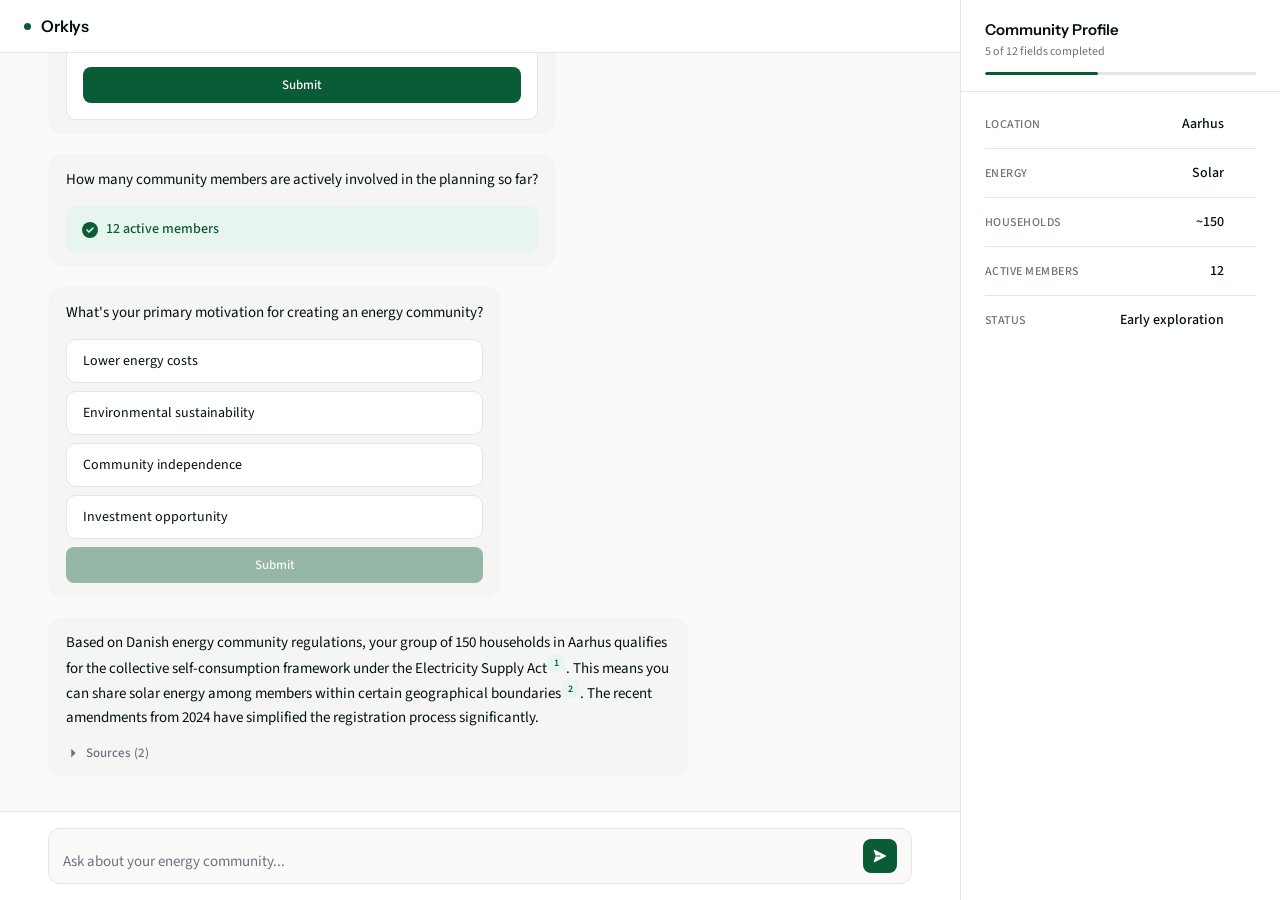
<file: projects/chat-ui/drafts-website/draft-website-1/index.html>
<!DOCTYPE html>
<html lang="en">
<head>
  <meta charset="UTF-8">
  <meta name="viewport" content="width=device-width, initial-scale=1.0">
  <title>Orklys Chat — Clean Minimal</title>
  <link rel="preconnect" href="https://fonts.googleapis.com">
  <link rel="preconnect" href="https://fonts.gstatic.com" crossorigin>
  <link href="https://fonts.googleapis.com/css2?family=Instrument+Sans:wght@400;500;600;700&family=Source+Sans+3:ital,wght@0,400;0,500;0,600;1,400&display=swap" rel="stylesheet">
  <link rel="stylesheet" href="style.css">
</head>
<body>

<div class="app">
  <!-- ====== CHAT AREA ====== -->
  <div class="chat-area">
    <header class="chat-header">
      <div class="header-left">
        <span class="status-dot"></span>
        <span class="header-title">Orklys</span>
      </div>
      <button class="panel-toggle-btn" id="panelToggle" aria-label="Toggle panel">
        <svg viewBox="0 0 24 24" fill="none" stroke="currentColor" stroke-width="1.5" stroke-linecap="round" stroke-linejoin="round">
          <circle cx="12" cy="12" r="10"/>
          <path d="M12 8v0m0 4v0m0 4v0"/>
          <circle cx="12" cy="8" r="0.5" fill="currentColor"/>
          <circle cx="12" cy="12" r="0.5" fill="currentColor"/>
          <circle cx="12" cy="16" r="0.5" fill="currentColor"/>
        </svg>
      </button>
    </header>

    <main class="chat-messages" id="chatMessages">

      <!-- 1. System message -->
      <div class="msg-system">
        <span>Welcome to Orklys — your energy community assistant</span>
      </div>

      <!-- 2. Assistant greeting -->
      <div class="msg-row assistant">
        <div class="bubble">
          Hi there! I'm here to help you with your energy community journey. Whether you're just getting started or looking for specific legal guidance, I can help. Tell me a bit about your community — where are you located and what stage are you at?
        </div>
      </div>

      <!-- 3. User message -->
      <div class="msg-row user">
        <div class="bubble">
          We're a group of about 150 households in Aarhus looking to set up a solar energy community. We've been talking about it for a few months but haven't formally organized yet.
        </div>
      </div>

      <!-- 4. Data confirmation card -->
      <div class="msg-row assistant">
        <div class="bubble">
          Got it! I've captured some initial details about your community:
          <div class="data-card">
            <div class="data-card-row">
              <span class="data-card-label">Location</span>
              <span class="data-card-value">Aarhus</span>
            </div>
            <div class="data-card-row">
              <span class="data-card-label">Households</span>
              <span class="data-card-value">~150</span>
            </div>
            <div class="data-card-row">
              <span class="data-card-label">Energy type</span>
              <span class="data-card-value">Solar</span>
            </div>
            <div class="data-card-row">
              <span class="data-card-label">Status</span>
              <span class="data-card-value">Early exploration</span>
            </div>
            <div class="data-card-footer">
              <button type="button">Edit</button>
            </div>
          </div>
        </div>
      </div>

      <!-- 5. Interactive slider -->
      <div class="msg-row assistant">
        <div class="bubble">
          How many community members are actively involved in the planning so far?
          <div class="slider-widget" id="sliderWidget">
            <div class="slider-labels">
              <span>1</span>
              <span>50+</span>
            </div>
            <input type="range" min="1" max="50" value="12" id="memberSlider">
            <div class="slider-value" id="sliderValue">12</div>
            <button class="slider-submit" id="sliderSubmit" type="button">Submit</button>
          </div>
        </div>
      </div>

      <!-- 6. Completed slider (already submitted) -->
      <div class="msg-row assistant">
        <div class="bubble">
          How many community members are actively involved in the planning so far?
          <div class="slider-completed">
            <svg width="16" height="16" viewBox="0 0 16 16" fill="none"><circle cx="8" cy="8" r="8" fill="#0a5c36"/><path d="M5 8l2 2 4-4" stroke="#fff" stroke-width="1.5" stroke-linecap="round" stroke-linejoin="round"/></svg>
            12 active members
          </div>
        </div>
      </div>

      <!-- 7. Multiple choice -->
      <div class="msg-row assistant">
        <div class="bubble">
          What's your primary motivation for creating an energy community?
          <div class="choice-options" id="choiceOptions">
            <button class="choice-btn" type="button">Lower energy costs</button>
            <button class="choice-btn" type="button">Environmental sustainability</button>
            <button class="choice-btn" type="button">Community independence</button>
            <button class="choice-btn" type="button">Investment opportunity</button>
          </div>
          <button class="choice-submit" id="choiceSubmit" type="button" disabled>Submit</button>
        </div>
      </div>

      <!-- 8 & 9. Citation-enriched message -->
      <div class="msg-row assistant">
        <div class="bubble">
          Based on Danish energy community regulations, your group of 150 households in Aarhus qualifies for the collective self-consumption framework under the Electricity Supply Act<span class="citation-ref" tabindex="0">1<span class="citation-tooltip"><div class="citation-tooltip-quote">"An energy community consists of members within a defined geographical area..."</div><div class="citation-tooltip-doc">Electricity Supply Act §16a</div><a class="citation-tooltip-link" href="#" onclick="openPdf('Electricity Supply Act §16a');return false;">View document</a></span></span>. This means you can share solar energy among members within certain geographical boundaries<span class="citation-ref" tabindex="0">2<span class="citation-tooltip"><div class="citation-tooltip-quote">"Collective self-consumption is permitted when all participants..."</div><div class="citation-tooltip-doc">Danish Energy Agency Guidelines 2024, Section 4.2</div><a class="citation-tooltip-link" href="#" onclick="openPdf('Danish Energy Agency Guidelines 2024, Section 4.2');return false;">View document</a></span></span>. The recent amendments from 2024 have simplified the registration process significantly.

          <!-- 10. Collapsible sources -->
          <div class="sources-section">
            <button class="sources-toggle" id="sourcesToggle" type="button">
              <svg viewBox="0 0 16 16" fill="currentColor"><path d="M6 3l5 5-5 5V3z"/></svg>
              Sources (2)
            </button>
            <div class="sources-list hidden" id="sourcesList">
              <div class="source-item">
                <svg width="16" height="16" viewBox="0 0 16 16" fill="none" stroke="currentColor" stroke-width="1.2"><rect x="3" y="1" width="10" height="14" rx="1"/><line x1="5.5" y1="4" x2="10.5" y2="4"/><line x1="5.5" y1="6.5" x2="10.5" y2="6.5"/><line x1="5.5" y1="9" x2="8.5" y2="9"/></svg>
                <div>
                  <div class="source-title">Electricity Supply Act §16a</div>
                  <div class="source-section">Energy community definitions and requirements</div>
                </div>
              </div>
              <div class="source-item">
                <svg width="16" height="16" viewBox="0 0 16 16" fill="none" stroke="currentColor" stroke-width="1.2"><rect x="3" y="1" width="10" height="14" rx="1"/><line x1="5.5" y1="4" x2="10.5" y2="4"/><line x1="5.5" y1="6.5" x2="10.5" y2="6.5"/><line x1="5.5" y1="9" x2="8.5" y2="9"/></svg>
                <div>
                  <div class="source-title">Danish Energy Agency Guidelines 2024</div>
                  <div class="source-section">Section 4.2 — Collective self-consumption</div>
                </div>
              </div>
            </div>
          </div>
        </div>
      </div>

    </main>

    <!-- Input area -->
    <footer class="chat-input">
      <div class="input-wrapper">
        <textarea id="chatTextarea" rows="1" placeholder="Ask about your energy community..."></textarea>
        <button class="send-btn" type="button" aria-label="Send message">
          <svg viewBox="0 0 16 16" fill="currentColor"><path d="M2.5 1.7l11.3 5.8c.5.3.5.8 0 1l-11.3 5.8c-.5.3-1-.1-.8-.6L3.5 8.5H8a.5.5 0 000-1H3.5L1.7 2.3c-.2-.5.3-.9.8-.6z"/></svg>
        </button>
      </div>
    </footer>
  </div>

  <!-- ====== SIDE PANEL (desktop) ====== -->
  <aside class="side-panel" id="sidePanel">
    <div class="panel-header">
      <div class="panel-title">Community Profile</div>
      <div class="panel-subtitle">5 of 12 fields completed</div>
      <div class="panel-progress">
        <div class="panel-progress-fill"></div>
      </div>
    </div>
    <div class="panel-fields">
      <div class="panel-group">
        <div class="panel-field" data-field="location">
          <span class="panel-field-label">Location</span>
          <div class="panel-field-right">
            <span class="panel-field-value">Aarhus</span>
            <input class="panel-field-input" type="text" value="Aarhus">
            <button class="panel-field-edit" type="button" aria-label="Edit">
              <svg width="14" height="14" viewBox="0 0 14 14" fill="none" stroke="currentColor" stroke-width="1.2" stroke-linecap="round" stroke-linejoin="round"><path d="M10 1.5l2.5 2.5L4.5 12H2v-2.5L10 1.5z"/></svg>
            </button>
          </div>
        </div>
        <div class="panel-field" data-field="energy">
          <span class="panel-field-label">Energy</span>
          <div class="panel-field-right">
            <span class="panel-field-value">Solar</span>
            <input class="panel-field-input" type="text" value="Solar">
            <button class="panel-field-edit" type="button" aria-label="Edit">
              <svg width="14" height="14" viewBox="0 0 14 14" fill="none" stroke="currentColor" stroke-width="1.2" stroke-linecap="round" stroke-linejoin="round"><path d="M10 1.5l2.5 2.5L4.5 12H2v-2.5L10 1.5z"/></svg>
            </button>
          </div>
        </div>
        <div class="panel-field" data-field="households">
          <span class="panel-field-label">Households</span>
          <div class="panel-field-right">
            <span class="panel-field-value">~150</span>
            <input class="panel-field-input" type="text" value="~150">
            <button class="panel-field-edit" type="button" aria-label="Edit">
              <svg width="14" height="14" viewBox="0 0 14 14" fill="none" stroke="currentColor" stroke-width="1.2" stroke-linecap="round" stroke-linejoin="round"><path d="M10 1.5l2.5 2.5L4.5 12H2v-2.5L10 1.5z"/></svg>
            </button>
          </div>
        </div>
        <div class="panel-field" data-field="members">
          <span class="panel-field-label">Active members</span>
          <div class="panel-field-right">
            <span class="panel-field-value">12</span>
            <input class="panel-field-input" type="text" value="12">
            <button class="panel-field-edit" type="button" aria-label="Edit">
              <svg width="14" height="14" viewBox="0 0 14 14" fill="none" stroke="currentColor" stroke-width="1.2" stroke-linecap="round" stroke-linejoin="round"><path d="M10 1.5l2.5 2.5L4.5 12H2v-2.5L10 1.5z"/></svg>
            </button>
          </div>
        </div>
        <div class="panel-field" data-field="status">
          <span class="panel-field-label">Status</span>
          <div class="panel-field-right">
            <span class="panel-field-value">Early exploration</span>
            <input class="panel-field-input" type="text" value="Early exploration">
            <button class="panel-field-edit" type="button" aria-label="Edit">
              <svg width="14" height="14" viewBox="0 0 14 14" fill="none" stroke="currentColor" stroke-width="1.2" stroke-linecap="round" stroke-linejoin="round"><path d="M10 1.5l2.5 2.5L4.5 12H2v-2.5L10 1.5z"/></svg>
            </button>
          </div>
        </div>
      </div>
    </div>
  </aside>
</div>

<!-- Mobile FAB for panel -->
<button class="mobile-panel-fab" id="mobilePanelFab" aria-label="Open community profile">
  <svg viewBox="0 0 24 24" fill="none" stroke="currentColor" stroke-width="1.5" stroke-linecap="round" stroke-linejoin="round">
    <path d="M20 21v-2a4 4 0 00-4-4H8a4 4 0 00-4 4v2"/>
    <circle cx="12" cy="7" r="4"/>
  </svg>
</button>

<!-- Mobile drawer overlay -->
<div class="drawer-overlay" id="drawerOverlay"></div>

<!-- Mobile side panel drawer -->
<div class="side-panel-drawer" id="sidePanelDrawer">
  <div class="drawer-handle"><span></span></div>
  <div class="panel-header">
    <div class="panel-title">Community Profile</div>
    <div class="panel-subtitle">5 of 12 fields completed</div>
    <div class="panel-progress">
      <div class="panel-progress-fill"></div>
    </div>
  </div>
  <div class="panel-fields">
    <div class="panel-group">
      <div class="panel-field" data-field="location">
        <span class="panel-field-label">Location</span>
        <div class="panel-field-right">
          <span class="panel-field-value">Aarhus</span>
          <input class="panel-field-input" type="text" value="Aarhus">
          <button class="panel-field-edit" type="button" aria-label="Edit">
            <svg width="14" height="14" viewBox="0 0 14 14" fill="none" stroke="currentColor" stroke-width="1.2" stroke-linecap="round" stroke-linejoin="round"><path d="M10 1.5l2.5 2.5L4.5 12H2v-2.5L10 1.5z"/></svg>
          </button>
        </div>
      </div>
      <div class="panel-field" data-field="energy">
        <span class="panel-field-label">Energy</span>
        <div class="panel-field-right">
          <span class="panel-field-value">Solar</span>
          <input class="panel-field-input" type="text" value="Solar">
          <button class="panel-field-edit" type="button" aria-label="Edit">
            <svg width="14" height="14" viewBox="0 0 14 14" fill="none" stroke="currentColor" stroke-width="1.2" stroke-linecap="round" stroke-linejoin="round"><path d="M10 1.5l2.5 2.5L4.5 12H2v-2.5L10 1.5z"/></svg>
          </button>
        </div>
      </div>
      <div class="panel-field" data-field="households">
        <span class="panel-field-label">Households</span>
        <div class="panel-field-right">
          <span class="panel-field-value">~150</span>
          <input class="panel-field-input" type="text" value="~150">
          <button class="panel-field-edit" type="button" aria-label="Edit">
            <svg width="14" height="14" viewBox="0 0 14 14" fill="none" stroke="currentColor" stroke-width="1.2" stroke-linecap="round" stroke-linejoin="round"><path d="M10 1.5l2.5 2.5L4.5 12H2v-2.5L10 1.5z"/></svg>
          </button>
        </div>
      </div>
      <div class="panel-field" data-field="members">
        <span class="panel-field-label">Active members</span>
        <div class="panel-field-right">
          <span class="panel-field-value">12</span>
          <input class="panel-field-input" type="text" value="12">
          <button class="panel-field-edit" type="button" aria-label="Edit">
            <svg width="14" height="14" viewBox="0 0 14 14" fill="none" stroke="currentColor" stroke-width="1.2" stroke-linecap="round" stroke-linejoin="round"><path d="M10 1.5l2.5 2.5L4.5 12H2v-2.5L10 1.5z"/></svg>
          </button>
        </div>
      </div>
      <div class="panel-field" data-field="status">
        <span class="panel-field-label">Status</span>
        <div class="panel-field-right">
          <span class="panel-field-value">Early exploration</span>
          <input class="panel-field-input" type="text" value="Early exploration">
          <button class="panel-field-edit" type="button" aria-label="Edit">
            <svg width="14" height="14" viewBox="0 0 14 14" fill="none" stroke="currentColor" stroke-width="1.2" stroke-linecap="round" stroke-linejoin="round"><path d="M10 1.5l2.5 2.5L4.5 12H2v-2.5L10 1.5z"/></svg>
          </button>
        </div>
      </div>
    </div>
  </div>
</div>

<!-- PDF Modal -->
<div class="pdf-overlay" id="pdfOverlay">
  <div class="pdf-modal">
    <div class="pdf-modal-header">
      <div class="pdf-modal-title" id="pdfTitle">Document</div>
      <button class="pdf-modal-close" id="pdfClose" type="button" aria-label="Close">
        <svg width="18" height="18" viewBox="0 0 18 18" fill="none" stroke="currentColor" stroke-width="1.5" stroke-linecap="round"><line x1="4" y1="4" x2="14" y2="14"/><line x1="14" y1="4" x2="4" y2="14"/></svg>
      </button>
    </div>
    <div class="pdf-modal-body">
      <div class="pdf-placeholder">PDF document preview</div>
    </div>
  </div>
</div>

<script>
(function() {
  'use strict';

  // ========================================
  // SLIDER
  // ========================================
  const slider = document.getElementById('memberSlider');
  const sliderValue = document.getElementById('sliderValue');
  const sliderSubmit = document.getElementById('sliderSubmit');
  const sliderWidget = document.getElementById('sliderWidget');

  if (slider) {
    slider.addEventListener('input', function() {
      sliderValue.textContent = this.value >= 50 ? '50+' : this.value;
    });
  }

  if (sliderSubmit) {
    sliderSubmit.addEventListener('click', function() {
      const val = slider.value >= 50 ? '50+' : slider.value;
      sliderWidget.innerHTML =
        '<div class="slider-completed">' +
        '<svg width="16" height="16" viewBox="0 0 16 16" fill="none"><circle cx="8" cy="8" r="8" fill="#0a5c36"/><path d="M5 8l2 2 4-4" stroke="#fff" stroke-width="1.5" stroke-linecap="round" stroke-linejoin="round"/></svg>' +
        val + ' active members</div>';
    });
  }

  // ========================================
  // MULTIPLE CHOICE
  // ========================================
  const choiceOptions = document.getElementById('choiceOptions');
  const choiceSubmit = document.getElementById('choiceSubmit');

  if (choiceOptions) {
    const buttons = choiceOptions.querySelectorAll('.choice-btn');
    buttons.forEach(function(btn) {
      btn.addEventListener('click', function() {
        buttons.forEach(function(b) { b.classList.remove('selected'); });
        btn.classList.add('selected');
        choiceSubmit.disabled = false;
      });
    });
  }

  if (choiceSubmit) {
    choiceSubmit.addEventListener('click', function() {
      const buttons = choiceOptions.querySelectorAll('.choice-btn');
      buttons.forEach(function(btn) {
        btn.classList.add('submitted');
      });
      choiceSubmit.classList.add('hidden');
    });
  }

  // ========================================
  // SOURCES TOGGLE
  // ========================================
  const sourcesToggle = document.getElementById('sourcesToggle');
  const sourcesList = document.getElementById('sourcesList');

  if (sourcesToggle) {
    sourcesToggle.addEventListener('click', function() {
      sourcesToggle.classList.toggle('open');
      sourcesList.classList.toggle('hidden');
    });
  }

  // ========================================
  // PDF MODAL
  // ========================================
  const pdfOverlay = document.getElementById('pdfOverlay');
  const pdfTitle = document.getElementById('pdfTitle');
  const pdfClose = document.getElementById('pdfClose');

  window.openPdf = function(title) {
    pdfTitle.textContent = title;
    pdfOverlay.classList.add('open');
  };

  if (pdfClose) {
    pdfClose.addEventListener('click', function() {
      pdfOverlay.classList.remove('open');
    });
  }

  if (pdfOverlay) {
    pdfOverlay.addEventListener('click', function(e) {
      if (e.target === pdfOverlay) {
        pdfOverlay.classList.remove('open');
      }
    });
  }

  // ========================================
  // MOBILE PANEL DRAWER
  // ========================================
  const mobileFab = document.getElementById('mobilePanelFab');
  const drawerOverlay = document.getElementById('drawerOverlay');
  const drawer = document.getElementById('sidePanelDrawer');
  const panelToggle = document.getElementById('panelToggle');

  function openDrawer() {
    drawerOverlay.classList.add('open');
    drawer.classList.add('open');
  }

  function closeDrawer() {
    drawerOverlay.classList.remove('open');
    drawer.classList.remove('open');
  }

  if (mobileFab) mobileFab.addEventListener('click', openDrawer);
  if (panelToggle) panelToggle.addEventListener('click', openDrawer);
  if (drawerOverlay) drawerOverlay.addEventListener('click', closeDrawer);

  // ========================================
  // AUTO-EXPANDING TEXTAREA
  // ========================================
  const textarea = document.getElementById('chatTextarea');

  if (textarea) {
    textarea.addEventListener('input', function() {
      this.style.height = 'auto';
      this.style.height = Math.min(this.scrollHeight, 120) + 'px';
    });
  }

  // ========================================
  // INLINE EDITING (panel fields)
  // ========================================
  document.querySelectorAll('.panel-field-edit').forEach(function(btn) {
    btn.addEventListener('click', function() {
      const field = btn.closest('.panel-field');
      field.classList.add('editing');
      const input = field.querySelector('.panel-field-input');
      input.focus();
      input.select();
    });
  });

  document.querySelectorAll('.panel-field-input').forEach(function(input) {
    function commit() {
      const field = input.closest('.panel-field');
      const valueEl = field.querySelector('.panel-field-value');
      if (input.value.trim()) {
        valueEl.textContent = input.value.trim();
      }
      field.classList.remove('editing');
    }

    input.addEventListener('blur', commit);
    input.addEventListener('keydown', function(e) {
      if (e.key === 'Enter') {
        e.preventDefault();
        commit();
      }
      if (e.key === 'Escape') {
        const field = input.closest('.panel-field');
        field.classList.remove('editing');
      }
    });
  });

  // ========================================
  // SCROLL TO BOTTOM ON LOAD
  // ========================================
  const chatMessages = document.getElementById('chatMessages');
  if (chatMessages) {
    chatMessages.scrollTop = chatMessages.scrollHeight;
  }

})();
</script>

</body>
</html>
</file>
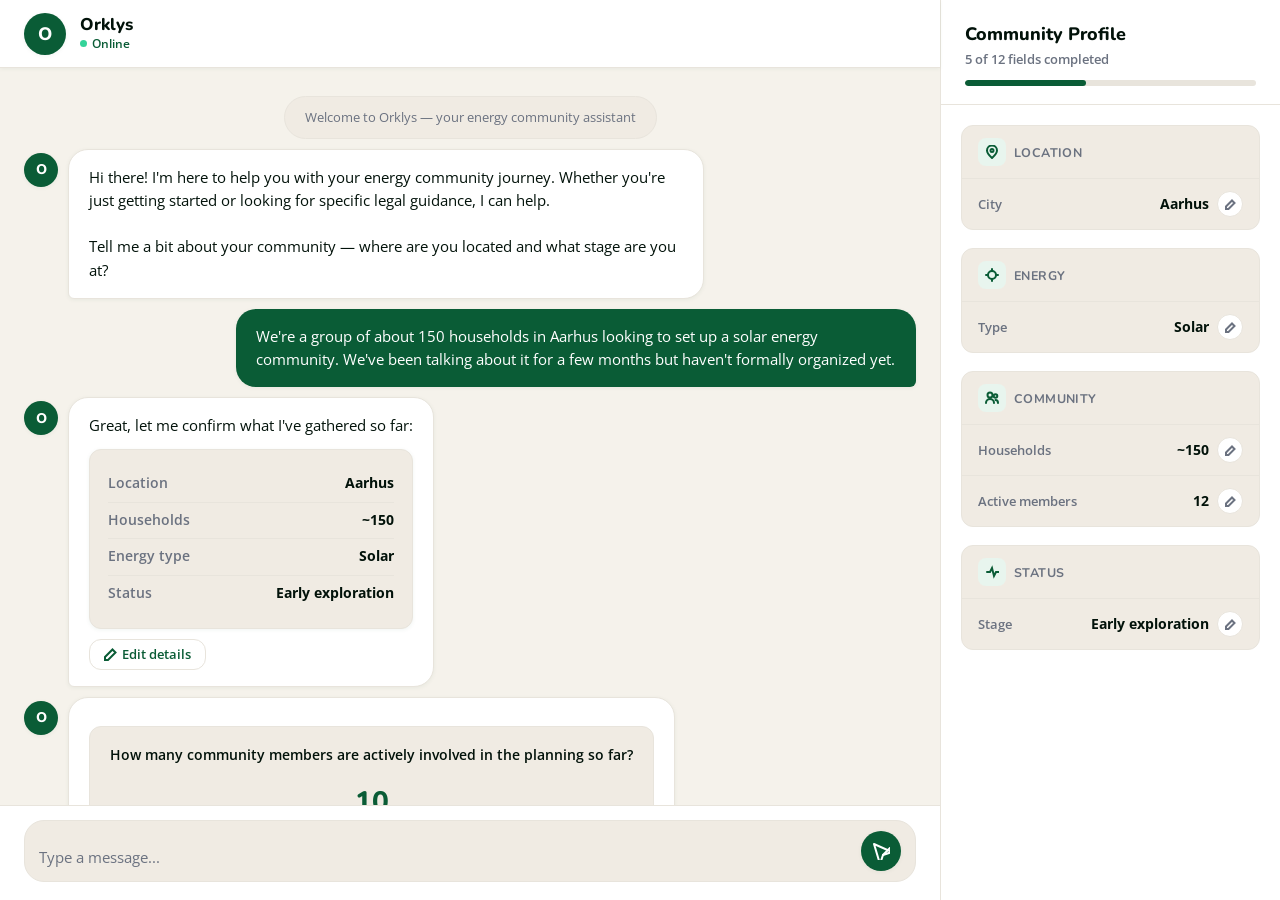
<file: projects/chat-ui/drafts-website/draft-website-2/index.html>
<!DOCTYPE html>
<html lang="en">
<head>
  <meta charset="UTF-8">
  <meta name="viewport" content="width=device-width, initial-scale=1.0">
  <title>Orklys Chat — Warm Conversational</title>
  <link rel="preconnect" href="https://fonts.googleapis.com">
  <link rel="preconnect" href="https://fonts.gstatic.com" crossorigin>
  <link href="https://fonts.googleapis.com/css2?family=Nunito:wght@600;700;800&family=Open+Sans:wght@400;600;700&display=swap" rel="stylesheet">
  <link rel="stylesheet" href="style.css">
</head>
<body>

<div class="app">
  <!-- ====== Chat Column ====== -->
  <div class="chat-column">

    <!-- Header -->
    <header class="chat-header">
      <div class="header-avatar">O</div>
      <div class="header-info">
        <h1>Orklys</h1>
        <div class="header-status">Online</div>
      </div>
      <button class="panel-toggle" id="panelToggle" aria-label="Toggle panel">
        <svg width="20" height="20" fill="none" stroke="currentColor" stroke-width="2" stroke-linecap="round"><line x1="3" y1="6" x2="17" y2="6"/><line x1="3" y1="10" x2="17" y2="10"/><line x1="3" y1="14" x2="17" y2="14"/></svg>
      </button>
    </header>

    <!-- Message Feed -->
    <div class="chat-feed" id="chatFeed">

      <!-- 1. System message -->
      <div class="msg-row system">
        <div class="bubble system">Welcome to Orklys &mdash; your energy community assistant</div>
      </div>

      <!-- 2. Assistant greeting -->
      <div class="msg-row assistant">
        <div class="msg-avatar">O</div>
        <div class="bubble assistant">Hi there! I'm here to help you with your energy community journey. Whether you're just getting started or looking for specific legal guidance, I can help.<br><br>Tell me a bit about your community &mdash; where are you located and what stage are you at?</div>
      </div>

      <!-- 3. User message -->
      <div class="msg-row user">
        <div class="bubble user">We're a group of about 150 households in Aarhus looking to set up a solar energy community. We've been talking about it for a few months but haven't formally organized yet.</div>
      </div>

      <!-- 4. Data confirmation card -->
      <div class="msg-row assistant">
        <div class="msg-avatar">O</div>
        <div class="bubble assistant">
          Great, let me confirm what I've gathered so far:
          <div class="data-card">
            <div class="data-row"><span class="data-label">Location</span><span class="data-value">Aarhus</span></div>
            <div class="data-row"><span class="data-label">Households</span><span class="data-value">~150</span></div>
            <div class="data-row"><span class="data-label">Energy type</span><span class="data-value">Solar</span></div>
            <div class="data-row"><span class="data-label">Status</span><span class="data-value">Early exploration</span></div>
          </div>
          <button class="btn-edit">
            <svg width="13" height="13" fill="none" stroke="currentColor" stroke-width="2" stroke-linecap="round"><path d="M8.5 1.5l3 3L4 12H1v-3z"/></svg>
            Edit details
          </button>
        </div>
      </div>

      <!-- 5. Interactive slider -->
      <div class="msg-row assistant">
        <div class="msg-avatar">O</div>
        <div class="bubble assistant">
          <div class="slider-card" id="sliderCard">
            <label>How many community members are actively involved in the planning so far?</label>
            <div class="slider-value-display" id="sliderDisplay">10</div>
            <input type="range" id="memberSlider" min="1" max="50" value="10">
            <button class="btn-submit" id="sliderSubmit">Submit</button>
          </div>
        </div>
      </div>

      <!-- 6. Completed slider -->
      <div class="msg-row assistant" style="display:none;" id="sliderCompletedRow">
        <div class="msg-avatar">O</div>
        <div class="bubble assistant">
          <div class="slider-completed">
            <div class="check-icon">
              <svg width="14" height="14" fill="none" stroke="#fff" stroke-width="2.5" stroke-linecap="round" stroke-linejoin="round"><polyline points="2 7.5 5.5 11 12 3"/></svg>
            </div>
            <span id="sliderResultText">12 active members</span>
          </div>
        </div>
      </div>

      <!-- 7. Multiple choice -->
      <div class="msg-row assistant" id="choiceRow">
        <div class="msg-avatar">O</div>
        <div class="bubble assistant">
          What's your primary motivation for creating an energy community?
          <div class="choices" id="choicesContainer">
            <button class="choice-btn" data-value="costs"><span class="choice-radio"></span>Lower energy costs</button>
            <button class="choice-btn" data-value="environment"><span class="choice-radio"></span>Environmental sustainability</button>
            <button class="choice-btn" data-value="independence"><span class="choice-radio"></span>Community independence</button>
            <button class="choice-btn" data-value="investment"><span class="choice-radio"></span>Investment opportunity</button>
          </div>
          <button class="btn-submit choice-submit" id="choiceSubmit" disabled style="margin-top:10px;opacity:.5">Submit</button>
        </div>
      </div>

      <!-- 8. Citation message -->
      <div class="msg-row assistant">
        <div class="msg-avatar">O</div>
        <div class="bubble assistant">
          Based on Danish energy community regulations, your group of 150 households in Aarhus qualifies for the collective self-consumption framework under the Electricity Supply Act<span class="citation-ref" data-citation="1" id="cite1">1
            <div class="tooltip" id="tooltip1">
              <div>"An energy community consists of members within a defined geographical area who jointly produce, distribute, and consume renewable energy..."</div>
              <div class="tooltip-title">Electricity Supply Act &sect;16a</div>
              <a class="tooltip-link" onclick="openPdfModal(event)">
                <svg width="12" height="12" fill="none" stroke="currentColor" stroke-width="2" stroke-linecap="round"><path d="M5 1H2a1 1 0 00-1 1v8a1 1 0 001 1h8a1 1 0 001-1V7"/><path d="M7 1h4v4"/><path d="M11 1L5 7"/></svg>
                View document
              </a>
            </div>
          </span>. This means you can share solar energy among members within certain geographical boundaries<span class="citation-ref" data-citation="2" id="cite2">2
            <div class="tooltip" id="tooltip2">
              <div>"Collective self-consumption is permitted when all participants are connected to the same transformer station or within a radius defined by the local grid operator..."</div>
              <div class="tooltip-title">Danish Energy Agency Guidelines 2024, Section 4.2</div>
              <a class="tooltip-link" onclick="openPdfModal(event)">
                <svg width="12" height="12" fill="none" stroke="currentColor" stroke-width="2" stroke-linecap="round"><path d="M5 1H2a1 1 0 00-1 1v8a1 1 0 001 1h8a1 1 0 001-1V7"/><path d="M7 1h4v4"/><path d="M11 1L5 7"/></svg>
                View document
              </a>
            </div>
          </span>. The recent amendments from 2024 have simplified the registration process significantly.

          <!-- Sources toggle -->
          <div style="margin-top:16px">
            <button class="sources-toggle" id="sourcesToggle">
              <svg width="14" height="14" fill="none" stroke="currentColor" stroke-width="2" stroke-linecap="round"><path d="M2 4h10M2 7h7M2 10h10"/></svg>
              Sources (2)
              <span class="chevron">&#9660;</span>
            </button>
            <div class="sources-list collapsed" id="sourcesList">
              <div class="source-card" onclick="openPdfModal(event)">
                <div class="source-icon">
                  <svg width="16" height="16" fill="none" stroke="currentColor" stroke-width="1.5" stroke-linecap="round"><rect x="3" y="1" width="10" height="14" rx="1.5"/><line x1="6" y1="5" x2="10" y2="5"/><line x1="6" y1="8" x2="10" y2="8"/><line x1="6" y1="11" x2="8" y2="11"/></svg>
                </div>
                <div class="source-info">
                  <div class="source-title">Electricity Supply Act &sect;16a</div>
                  <div class="source-meta">Danish Parliament &middot; Energy community provisions</div>
                </div>
              </div>
              <div class="source-card" onclick="openPdfModal(event)">
                <div class="source-icon">
                  <svg width="16" height="16" fill="none" stroke="currentColor" stroke-width="1.5" stroke-linecap="round"><rect x="3" y="1" width="10" height="14" rx="1.5"/><line x1="6" y1="5" x2="10" y2="5"/><line x1="6" y1="8" x2="10" y2="8"/><line x1="6" y1="11" x2="8" y2="11"/></svg>
                </div>
                <div class="source-info">
                  <div class="source-title">Danish Energy Agency Guidelines 2024</div>
                  <div class="source-meta">Section 4.2 &middot; Collective self-consumption</div>
                </div>
              </div>
            </div>
          </div>
        </div>
      </div>

    </div><!-- /chat-feed -->

    <!-- Input Area -->
    <div class="chat-input-area">
      <div class="input-wrapper">
        <textarea id="chatInput" rows="1" placeholder="Type a message..."></textarea>
        <button class="send-btn" aria-label="Send">
          <svg width="18" height="18" fill="none" stroke="#fff" stroke-width="2" stroke-linecap="round" stroke-linejoin="round"><line x1="22" y1="2" x2="11" y2="13"/><polygon points="2 2 8 22 11 13 20 10"/></svg>
        </button>
      </div>
    </div>
  </div><!-- /chat-column -->

  <!-- ====== Side Panel (Desktop) ====== -->
  <aside class="side-panel" id="sidePanel">
    <div class="panel-header">
      <h2>Community Profile</h2>
      <div class="completion-text">5 of 12 fields completed</div>
      <div class="progress-bar-bg"><div class="progress-bar-fill" style="width:41.6%"></div></div>
    </div>
    <div class="panel-body">

      <!-- Location group -->
      <div class="field-group">
        <div class="field-group-header">
          <div class="group-icon">
            <svg width="14" height="14" fill="none" stroke="currentColor" stroke-width="2" stroke-linecap="round"><path d="M7 13S2 8.5 2 5.5a5 5 0 0110 0C12 8.5 7 13 7 13z"/><circle cx="7" cy="5.5" r="1.5"/></svg>
          </div>
          <h4>Location</h4>
        </div>
        <div class="field-item" data-field="location">
          <span class="field-label">City</span>
          <div class="field-value-wrap">
            <span class="field-val">Aarhus</span>
            <button class="field-edit-btn" title="Edit">
              <svg width="11" height="11" fill="none" stroke="currentColor" stroke-width="2" stroke-linecap="round"><path d="M7 1.5l2.5 2.5L3.5 10H1V7.5z"/></svg>
            </button>
          </div>
        </div>
      </div>

      <!-- Energy group -->
      <div class="field-group">
        <div class="field-group-header">
          <div class="group-icon">
            <svg width="14" height="14" fill="none" stroke="currentColor" stroke-width="2" stroke-linecap="round"><circle cx="7" cy="7" r="4"/><line x1="7" y1="1" x2="7" y2="2.5"/><line x1="7" y1="11.5" x2="7" y2="13"/><line x1="1" y1="7" x2="2.5" y2="7"/><line x1="11.5" y1="7" x2="13" y2="7"/></svg>
          </div>
          <h4>Energy</h4>
        </div>
        <div class="field-item" data-field="energy">
          <span class="field-label">Type</span>
          <div class="field-value-wrap">
            <span class="field-val">Solar</span>
            <button class="field-edit-btn" title="Edit">
              <svg width="11" height="11" fill="none" stroke="currentColor" stroke-width="2" stroke-linecap="round"><path d="M7 1.5l2.5 2.5L3.5 10H1V7.5z"/></svg>
            </button>
          </div>
        </div>
      </div>

      <!-- Community group -->
      <div class="field-group">
        <div class="field-group-header">
          <div class="group-icon">
            <svg width="14" height="14" fill="none" stroke="currentColor" stroke-width="2" stroke-linecap="round"><circle cx="5" cy="4" r="2.5"/><path d="M1 12c0-2.2 1.8-4 4-4s4 1.8 4 4"/><circle cx="10.5" cy="5" r="1.8"/><path d="M13 12c0-1.7-1.1-3-2.5-3"/></svg>
          </div>
          <h4>Community</h4>
        </div>
        <div class="field-item" data-field="households">
          <span class="field-label">Households</span>
          <div class="field-value-wrap">
            <span class="field-val">~150</span>
            <button class="field-edit-btn" title="Edit">
              <svg width="11" height="11" fill="none" stroke="currentColor" stroke-width="2" stroke-linecap="round"><path d="M7 1.5l2.5 2.5L3.5 10H1V7.5z"/></svg>
            </button>
          </div>
        </div>
        <div class="field-item" data-field="active">
          <span class="field-label">Active members</span>
          <div class="field-value-wrap">
            <span class="field-val">12</span>
            <button class="field-edit-btn" title="Edit">
              <svg width="11" height="11" fill="none" stroke="currentColor" stroke-width="2" stroke-linecap="round"><path d="M7 1.5l2.5 2.5L3.5 10H1V7.5z"/></svg>
            </button>
          </div>
        </div>
      </div>

      <!-- Status group -->
      <div class="field-group">
        <div class="field-group-header">
          <div class="group-icon">
            <svg width="14" height="14" fill="none" stroke="currentColor" stroke-width="2" stroke-linecap="round"><path d="M2 7h3l2-4 2 8 2-4h3"/></svg>
          </div>
          <h4>Status</h4>
        </div>
        <div class="field-item" data-field="status">
          <span class="field-label">Stage</span>
          <div class="field-value-wrap">
            <span class="field-val">Early exploration</span>
            <button class="field-edit-btn" title="Edit">
              <svg width="11" height="11" fill="none" stroke="currentColor" stroke-width="2" stroke-linecap="round"><path d="M7 1.5l2.5 2.5L3.5 10H1V7.5z"/></svg>
            </button>
          </div>
        </div>
      </div>

    </div>
  </aside>
</div><!-- /app -->

<!-- ====== PDF Modal ====== -->
<div class="modal-overlay" id="pdfModal">
  <div class="modal-content">
    <div class="modal-header">
      <h3>Document Viewer</h3>
      <button class="modal-close" id="modalClose">&times;</button>
    </div>
    <div class="modal-body">
      <div class="placeholder-doc">
        <svg fill="none" stroke="currentColor" stroke-width="1.2" viewBox="0 0 48 48"><rect x="8" y="4" width="32" height="40" rx="3"/><line x1="16" y1="14" x2="32" y2="14"/><line x1="16" y1="20" x2="32" y2="20"/><line x1="16" y1="26" x2="28" y2="26"/><line x1="16" y1="32" x2="24" y2="32"/></svg>
        <p>PDF document placeholder</p>
      </div>
    </div>
  </div>
</div>

<!-- ====== Mobile Drawer ====== -->
<div class="drawer-overlay" id="drawerOverlay"></div>
<div class="mobile-drawer" id="mobileDrawer">
  <div class="drawer-handle"></div>
  <div class="drawer-scroll" id="drawerContent">
    <!-- Cloned panel content injected by JS -->
  </div>
</div>

<script>
(function() {
  'use strict';

  /* ---- Slider ---- */
  const slider = document.getElementById('memberSlider');
  const sliderDisplay = document.getElementById('sliderDisplay');
  const sliderSubmit = document.getElementById('sliderSubmit');
  const sliderCard = document.getElementById('sliderCard');
  const sliderCompletedRow = document.getElementById('sliderCompletedRow');
  const sliderResultText = document.getElementById('sliderResultText');

  slider.addEventListener('input', function() {
    sliderDisplay.textContent = this.value >= 50 ? '50+' : this.value;
  });

  sliderSubmit.addEventListener('click', function() {
    const val = slider.value >= 50 ? '50+' : slider.value;
    sliderResultText.textContent = val + ' active members';
    sliderCard.closest('.msg-row').style.display = 'none';
    sliderCompletedRow.style.display = 'flex';
    sliderCompletedRow.style.opacity = '0';
    sliderCompletedRow.style.transform = 'translateY(14px)';
    sliderCompletedRow.style.animation = 'fadeUp .45s ease forwards';
  });

  /* ---- Multiple Choice ---- */
  const choiceBtns = document.querySelectorAll('.choice-btn');
  const choiceSubmit = document.getElementById('choiceSubmit');
  let selectedChoice = null;

  choiceBtns.forEach(function(btn) {
    btn.addEventListener('click', function() {
      choiceBtns.forEach(function(b) { b.classList.remove('selected'); });
      btn.classList.add('selected');
      selectedChoice = btn.getAttribute('data-value');
      choiceSubmit.disabled = false;
      choiceSubmit.style.opacity = '1';
    });
  });

  choiceSubmit.addEventListener('click', function() {
    if (!selectedChoice) return;
    choiceBtns.forEach(function(btn) {
      if (!btn.classList.contains('selected')) {
        btn.style.opacity = '.45';
        btn.style.pointerEvents = 'none';
      } else {
        btn.style.borderColor = '#0a5c36';
        btn.style.background = '#e8f5ee';
      }
    });
    choiceSubmit.textContent = 'Submitted';
    choiceSubmit.disabled = true;
    choiceSubmit.style.opacity = '.6';
  });

  /* ---- Citation Tooltips ---- */
  document.querySelectorAll('.citation-ref').forEach(function(ref) {
    const tip = ref.querySelector('.tooltip');
    ref.addEventListener('mouseenter', function() {
      document.querySelectorAll('.tooltip.visible').forEach(function(t) { t.classList.remove('visible'); });
      tip.classList.add('visible');
    });
    ref.addEventListener('mouseleave', function() {
      tip.classList.remove('visible');
    });
    // Touch support
    ref.addEventListener('click', function(e) {
      e.stopPropagation();
      const isVis = tip.classList.contains('visible');
      document.querySelectorAll('.tooltip.visible').forEach(function(t) { t.classList.remove('visible'); });
      if (!isVis) tip.classList.add('visible');
    });
  });

  document.addEventListener('click', function() {
    document.querySelectorAll('.tooltip.visible').forEach(function(t) { t.classList.remove('visible'); });
  });

  /* ---- Sources Toggle ---- */
  const sourcesToggle = document.getElementById('sourcesToggle');
  const sourcesList = document.getElementById('sourcesList');

  sourcesToggle.addEventListener('click', function() {
    const collapsed = sourcesList.classList.toggle('collapsed');
    sourcesToggle.classList.toggle('open', !collapsed);
  });

  /* ---- PDF Modal ---- */
  const pdfModal = document.getElementById('pdfModal');
  const modalClose = document.getElementById('modalClose');

  window.openPdfModal = function(e) {
    e.preventDefault();
    e.stopPropagation();
    pdfModal.classList.add('open');
  };

  modalClose.addEventListener('click', function() {
    pdfModal.classList.remove('open');
  });

  pdfModal.addEventListener('click', function(e) {
    if (e.target === pdfModal) pdfModal.classList.remove('open');
  });

  /* ---- Mobile Panel Drawer ---- */
  const panelToggle = document.getElementById('panelToggle');
  const drawerOverlay = document.getElementById('drawerOverlay');
  const mobileDrawer = document.getElementById('mobileDrawer');
  const drawerContent = document.getElementById('drawerContent');
  const sidePanel = document.getElementById('sidePanel');

  // Clone panel content into drawer on load
  drawerContent.innerHTML = sidePanel.innerHTML;

  function openDrawer() {
    drawerOverlay.classList.add('open');
    mobileDrawer.classList.add('open');
    // Re-attach edit handlers for cloned content
    attachFieldEditing(drawerContent);
  }

  function closeDrawer() {
    drawerOverlay.classList.remove('open');
    mobileDrawer.classList.remove('open');
  }

  panelToggle.addEventListener('click', openDrawer);
  drawerOverlay.addEventListener('click', closeDrawer);

  /* ---- Auto-expanding Textarea ---- */
  const chatInput = document.getElementById('chatInput');
  chatInput.addEventListener('input', function() {
    this.style.height = 'auto';
    this.style.height = Math.min(this.scrollHeight, 120) + 'px';
  });

  /* ---- Field Editing ---- */
  function attachFieldEditing(container) {
    container.querySelectorAll('.field-edit-btn').forEach(function(btn) {
      btn.addEventListener('click', function() {
        const item = btn.closest('.field-item');
        const valSpan = item.querySelector('.field-val');
        const wrap = item.querySelector('.field-value-wrap');
        const currentVal = valSpan.textContent;

        // Already editing?
        if (item.querySelector('.field-edit-input')) return;

        const input = document.createElement('input');
        input.type = 'text';
        input.className = 'field-edit-input';
        input.value = currentVal;
        valSpan.style.display = 'none';
        btn.style.display = 'none';
        wrap.insertBefore(input, valSpan);
        input.focus();
        input.select();

        function commit() {
          const newVal = input.value.trim() || currentVal;
          valSpan.textContent = newVal;
          valSpan.style.display = '';
          btn.style.display = '';
          input.remove();
        }

        input.addEventListener('blur', commit);
        input.addEventListener('keydown', function(e) {
          if (e.key === 'Enter') { e.preventDefault(); commit(); }
          if (e.key === 'Escape') { input.value = currentVal; commit(); }
        });
      });
    });
  }

  attachFieldEditing(sidePanel);

  /* ---- Stagger animation on load ---- */
  // The CSS handles stagger via nth-child animation-delay
  // Just scroll to bottom after all messages animate
  setTimeout(function() {
    const feed = document.getElementById('chatFeed');
    feed.scrollTop = feed.scrollHeight;
  }, 1200);

})();
</script>

</body>
</html>
</file>
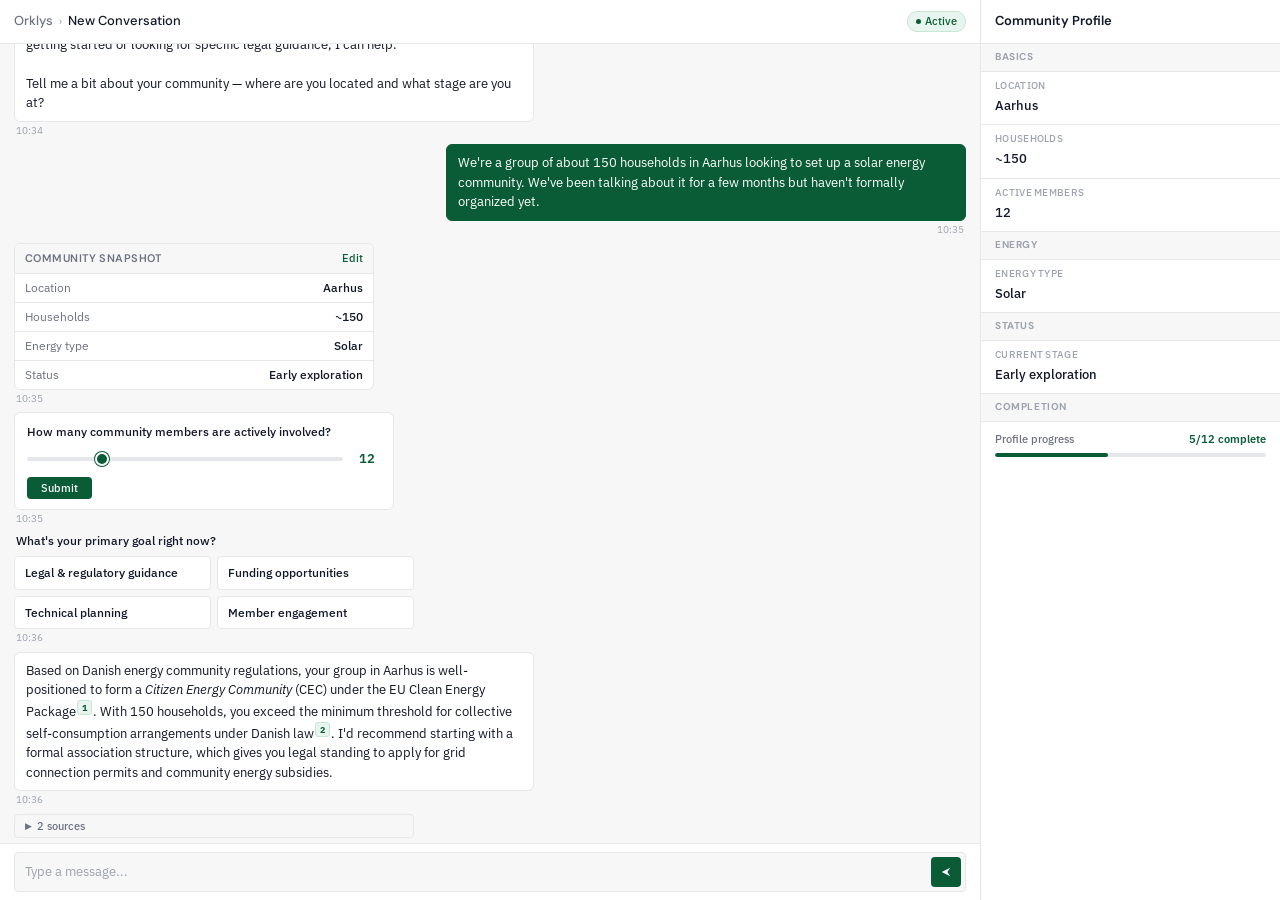
<file: projects/chat-ui/drafts-website/draft-website-3/index.html>
<!DOCTYPE html>
<html lang="en">
<head>
  <meta charset="UTF-8">
  <meta name="viewport" content="width=device-width, initial-scale=1.0">
  <title>Orklys Chat — Dashboard</title>
  <link rel="preconnect" href="https://fonts.googleapis.com">
  <link rel="preconnect" href="https://fonts.gstatic.com" crossorigin>
  <link href="https://fonts.googleapis.com/css2?family=DM+Sans:wght@400;500;600;700&family=IBM+Plex+Sans:wght@400;500;600;700&display=swap" rel="stylesheet">
  <link rel="stylesheet" href="style.css">
</head>
<body>

<div class="app">
  <!-- ===== CHAT AREA ===== -->
  <div class="chat-area">
    <!-- Header -->
    <div class="chat-header">
      <div class="breadcrumb">
        <span class="crumb-parent">Orklys</span>
        <span class="sep">&#8250;</span>
        <span>New Conversation</span>
      </div>
      <div class="header-right">
        <span class="status-pill"><span class="dot"></span>Active</span>
        <button class="panel-toggle" id="panelToggle" aria-label="Toggle panel">
          <svg viewBox="0 0 16 16" fill="none" stroke="currentColor" stroke-width="1.5" stroke-linecap="round"><line x1="3" y1="4" x2="13" y2="4"/><line x1="3" y1="8" x2="13" y2="8"/><line x1="3" y1="12" x2="13" y2="12"/></svg>
        </button>
      </div>
    </div>

    <!-- Messages -->
    <div class="messages" id="messages">

      <!-- 1. System message -->
      <div class="msg msg-system">
        <div class="msg-bubble">Welcome to Orklys &mdash; your energy community assistant</div>
        <span class="msg-time">Today, 10:34</span>
      </div>

      <!-- 2. Assistant greeting -->
      <div class="msg msg-assistant">
        <div class="msg-bubble">Hi there! I'm here to help you with your energy community journey. Whether you're just getting started or looking for specific legal guidance, I can help.<br><br>Tell me a bit about your community &mdash; where are you located and what stage are you at?</div>
        <span class="msg-time">10:34</span>
      </div>

      <!-- 3. User message -->
      <div class="msg msg-user">
        <div class="msg-bubble">We're a group of about 150 households in Aarhus looking to set up a solar energy community. We've been talking about it for a few months but haven't formally organized yet.</div>
        <span class="msg-time">10:35</span>
      </div>

      <!-- 4. Data confirmation card -->
      <div class="msg data-card">
        <div class="msg-bubble">
          <div class="data-card-header">
            <span>Community Snapshot</span>
            <button class="data-card-edit" id="dataCardEdit">Edit</button>
          </div>
          <div class="data-card-row">
            <span class="data-card-label">Location</span>
            <span class="data-card-value">Aarhus</span>
          </div>
          <div class="data-card-row">
            <span class="data-card-label">Households</span>
            <span class="data-card-value">~150</span>
          </div>
          <div class="data-card-row">
            <span class="data-card-label">Energy type</span>
            <span class="data-card-value">Solar</span>
          </div>
          <div class="data-card-row">
            <span class="data-card-label">Status</span>
            <span class="data-card-value">Early exploration</span>
          </div>
        </div>
        <span class="msg-time">10:35</span>
      </div>

      <!-- 5. Interactive slider -->
      <div class="msg msg-slider" id="sliderMsg">
        <div class="msg-bubble">
          <div class="slider-label">How many community members are actively involved?</div>
          <div class="slider-control">
            <input type="range" id="memberSlider" min="1" max="50" value="12">
            <span class="slider-value" id="sliderValue">12</span>
          </div>
          <button class="slider-submit" id="sliderSubmit">Submit</button>
        </div>
        <span class="msg-time">10:35</span>
      </div>

      <!-- 6. Completed slider (hidden initially) -->
      <div class="msg slider-done" id="sliderDone" style="display:none;">
        <div class="msg-bubble">
          <span class="check-icon">&#10003;</span>
          <span id="sliderDoneText">12 active members</span>
        </div>
        <span class="msg-time">10:36</span>
      </div>

      <!-- 7. Multiple choice 2x2 -->
      <div class="msg msg-choices" id="choicesMsg">
        <div class="msg-bubble">
          <div class="choices-label">What's your primary goal right now?</div>
          <div class="choices-grid">
            <button class="choice-btn" data-choice="legal">Legal &amp; regulatory guidance</button>
            <button class="choice-btn" data-choice="funding">Funding opportunities</button>
            <button class="choice-btn" data-choice="technical">Technical planning</button>
            <button class="choice-btn" data-choice="engagement">Member engagement</button>
          </div>
        </div>
        <span class="msg-time">10:36</span>
      </div>

      <!-- 8. Citation message -->
      <div class="msg msg-assistant msg-citation">
        <div class="msg-bubble">
          Based on Danish energy community regulations, your group in Aarhus is well-positioned to form a <em>Citizen Energy Community</em> (CEC) under the EU Clean Energy Package<span class="citation-ref">1<span class="citation-tooltip"><div class="citation-tooltip-quote">"Member States shall provide an enabling regulatory framework for citizen energy communities..."</div><div class="citation-tooltip-doc">EU Directive 2019/944, Art. 16</div><span class="citation-tooltip-link" data-pdf="true">View document</span></span></span>. With 150 households, you exceed the minimum threshold for collective self-consumption arrangements under Danish law<span class="citation-ref">2<span class="citation-tooltip"><div class="citation-tooltip-quote">"Communities with more than 50 members may apply for streamlined grid connection..."</div><div class="citation-tooltip-doc">Danish Energy Agency Guidelines, 2024</div><span class="citation-tooltip-link" data-pdf="true">View document</span></span></span>. I'd recommend starting with a formal association structure, which gives you legal standing to apply for grid connection permits and community energy subsidies.
        </div>
        <span class="msg-time">10:36</span>
      </div>

      <!-- 10. Collapsible sources -->
      <div class="msg sources-block">
        <button class="sources-toggle" id="sourcesToggle">
          <span class="arrow">&#9654;</span>
          2 sources
        </button>
        <div class="sources-list" id="sourcesList">
          <div class="source-item">
            <span class="source-num">1</span>
            <div class="source-info">
              <div class="source-title">EU Directive 2019/944, Article 16</div>
              <div class="source-meta">European Parliament &middot; 2019</div>
            </div>
            <button class="source-view" data-pdf="true">View</button>
          </div>
          <div class="source-item">
            <span class="source-num">2</span>
            <div class="source-info">
              <div class="source-title">Danish Energy Agency Guidelines</div>
              <div class="source-meta">Danish Energy Agency &middot; 2024</div>
            </div>
            <button class="source-view" data-pdf="true">View</button>
          </div>
        </div>
      </div>

    </div><!-- /messages -->

    <!-- Input -->
    <div class="input-area">
      <div class="input-row">
        <textarea id="chatInput" placeholder="Type a message..." rows="1"></textarea>
        <button class="send-btn" id="sendBtn" aria-label="Send">
          <svg viewBox="0 0 20 20"><path d="M4 10l12-6-4 6 4 6-12-6z" fill="#fff" stroke="none"/></svg>
        </button>
      </div>
    </div>
  </div>

  <!-- ===== SIDE PANEL ===== -->
  <div class="side-panel" id="sidePanel">
    <div class="panel-header">
      Community Profile
      <button class="panel-close" id="panelClose">&times;</button>
    </div>

    <!-- BASICS -->
    <div class="section-head">Basics</div>
    <div class="panel-field" data-field="location">
      <span class="panel-field-label">Location</span>
      <div class="panel-field-value">
        <span class="field-text">Aarhus</span>
        <button class="panel-field-edit">Edit</button>
      </div>
    </div>
    <div class="panel-field" data-field="households">
      <span class="panel-field-label">Households</span>
      <div class="panel-field-value">
        <span class="field-text">~150</span>
        <button class="panel-field-edit">Edit</button>
      </div>
    </div>
    <div class="panel-field" data-field="active-members">
      <span class="panel-field-label">Active Members</span>
      <div class="panel-field-value">
        <span class="field-text">12</span>
        <button class="panel-field-edit">Edit</button>
      </div>
    </div>

    <!-- ENERGY -->
    <div class="section-head">Energy</div>
    <div class="panel-field" data-field="energy-type">
      <span class="panel-field-label">Energy Type</span>
      <div class="panel-field-value">
        <span class="field-text">Solar</span>
        <button class="panel-field-edit">Edit</button>
      </div>
    </div>

    <!-- STATUS -->
    <div class="section-head">Status</div>
    <div class="panel-field" data-field="status">
      <span class="panel-field-label">Current Stage</span>
      <div class="panel-field-value">
        <span class="field-text">Early exploration</span>
        <button class="panel-field-edit">Edit</button>
      </div>
    </div>

    <!-- Progress -->
    <div class="section-head">Completion</div>
    <div class="panel-progress">
      <div class="progress-header">
        <span class="progress-label">Profile progress</span>
        <span class="progress-count" id="progressCount">5/12 complete</span>
      </div>
      <div class="progress-bar">
        <div class="progress-fill" id="progressFill" style="width:41.6%"></div>
      </div>
    </div>
  </div>

  <!-- Drawer overlay (mobile) -->
  <div class="drawer-overlay" id="drawerOverlay"></div>
</div>

<!-- PDF Modal -->
<div class="pdf-modal-overlay" id="pdfModal">
  <div class="pdf-modal">
    <div class="pdf-modal-header">
      <span id="pdfModalTitle">Document Viewer</span>
      <button class="pdf-modal-close" id="pdfModalClose">&times;</button>
    </div>
    <div class="pdf-modal-body">
      <div class="pdf-placeholder">
        <div class="pdf-placeholder-icon">&#128196;</div>
        <div class="pdf-placeholder-title" id="pdfDocName">EU Directive 2019/944</div>
        <div class="pdf-placeholder-meta">PDF document &middot; 42 pages</div>
      </div>
    </div>
  </div>
</div>

<script>
(function() {
  'use strict';

  // ===== SLIDER =====
  const slider = document.getElementById('memberSlider');
  const sliderVal = document.getElementById('sliderValue');
  const sliderSubmit = document.getElementById('sliderSubmit');
  const sliderMsg = document.getElementById('sliderMsg');
  const sliderDone = document.getElementById('sliderDone');
  const sliderDoneText = document.getElementById('sliderDoneText');

  slider.addEventListener('input', function() {
    sliderVal.textContent = this.value >= 50 ? '50+' : this.value;
  });

  sliderSubmit.addEventListener('click', function() {
    const val = slider.value >= 50 ? '50+' : slider.value;
    sliderDoneText.textContent = val + ' active members';
    sliderMsg.style.display = 'none';
    sliderDone.style.display = '';
    // Update panel
    const amField = document.querySelector('[data-field="active-members"] .field-text');
    if (amField) amField.textContent = val;
  });

  // ===== CHOICES =====
  const choiceBtns = document.querySelectorAll('.choice-btn');
  choiceBtns.forEach(function(btn) {
    btn.addEventListener('click', function() {
      choiceBtns.forEach(function(b) { b.classList.remove('selected'); });
      btn.classList.add('selected');
    });
  });

  // ===== SOURCES TOGGLE =====
  const sourcesToggle = document.getElementById('sourcesToggle');
  const sourcesList = document.getElementById('sourcesList');

  sourcesToggle.addEventListener('click', function() {
    this.classList.toggle('open');
    sourcesList.classList.toggle('show');
  });

  // ===== PDF MODAL =====
  const pdfModal = document.getElementById('pdfModal');
  const pdfModalClose = document.getElementById('pdfModalClose');
  const pdfDocName = document.getElementById('pdfDocName');

  function openPdf(title) {
    pdfDocName.textContent = title || 'Document';
    pdfModal.classList.add('show');
  }

  function closePdf() {
    pdfModal.classList.remove('show');
  }

  pdfModalClose.addEventListener('click', closePdf);
  pdfModal.addEventListener('click', function(e) {
    if (e.target === pdfModal) closePdf();
  });

  // Citation tooltip "View document" links
  document.querySelectorAll('.citation-tooltip-link[data-pdf]').forEach(function(link) {
    link.addEventListener('click', function(e) {
      e.stopPropagation();
      var doc = this.closest('.citation-tooltip').querySelector('.citation-tooltip-doc');
      openPdf(doc ? doc.textContent : 'Document');
    });
  });

  // Source "View" buttons
  document.querySelectorAll('.source-view[data-pdf]').forEach(function(btn) {
    btn.addEventListener('click', function() {
      var title = this.closest('.source-item').querySelector('.source-title');
      openPdf(title ? title.textContent : 'Document');
    });
  });

  // ===== SIDE PANEL DRAWER (mobile) =====
  const sidePanel = document.getElementById('sidePanel');
  const panelToggle = document.getElementById('panelToggle');
  const panelClose = document.getElementById('panelClose');
  const drawerOverlay = document.getElementById('drawerOverlay');

  function openPanel() {
    sidePanel.classList.add('open');
    drawerOverlay.classList.add('show');
  }
  function closePanel() {
    sidePanel.classList.remove('open');
    drawerOverlay.classList.remove('show');
  }

  panelToggle.addEventListener('click', openPanel);
  panelClose.addEventListener('click', closePanel);
  drawerOverlay.addEventListener('click', closePanel);

  // ===== INLINE EDIT (side panel) =====
  document.querySelectorAll('.panel-field-edit').forEach(function(btn) {
    btn.addEventListener('click', function() {
      var field = this.closest('.panel-field');
      var valueEl = field.querySelector('.panel-field-value');
      var textEl = field.querySelector('.field-text');
      var currentVal = textEl.textContent;

      var input = document.createElement('input');
      input.type = 'text';
      input.className = 'panel-field-input';
      input.value = currentVal;

      valueEl.innerHTML = '';
      valueEl.appendChild(input);
      input.focus();
      input.select();

      function save() {
        var newVal = input.value.trim() || currentVal;
        valueEl.innerHTML = '<span class="field-text">' + newVal + '</span><button class="panel-field-edit">Edit</button>';
        // Re-attach edit listener
        valueEl.querySelector('.panel-field-edit').addEventListener('click', arguments.callee);
        // Re-bind save to new edit btn — handled by event delegation below
      }

      input.addEventListener('blur', save);
      input.addEventListener('keydown', function(e) {
        if (e.key === 'Enter') { input.blur(); }
        if (e.key === 'Escape') { input.value = currentVal; input.blur(); }
      });
    });
  });

  // Event delegation for dynamically re-created Edit buttons
  document.getElementById('sidePanel').addEventListener('click', function(e) {
    if (e.target.classList.contains('panel-field-edit')) {
      var field = e.target.closest('.panel-field');
      var valueEl = field.querySelector('.panel-field-value');
      var textEl = field.querySelector('.field-text');
      var currentVal = textEl.textContent;

      var input = document.createElement('input');
      input.type = 'text';
      input.className = 'panel-field-input';
      input.value = currentVal;

      valueEl.innerHTML = '';
      valueEl.appendChild(input);
      input.focus();
      input.select();

      function save() {
        var newVal = input.value.trim() || currentVal;
        valueEl.innerHTML = '<span class="field-text">' + newVal + '</span><button class="panel-field-edit">Edit</button>';
      }

      input.addEventListener('blur', save);
      input.addEventListener('keydown', function(ev) {
        if (ev.key === 'Enter') input.blur();
        if (ev.key === 'Escape') { input.value = currentVal; input.blur(); }
      });
    }
  });

  // ===== TEXTAREA AUTO-HEIGHT + SEND =====
  const chatInput = document.getElementById('chatInput');
  const sendBtn = document.getElementById('sendBtn');
  const messagesEl = document.getElementById('messages');

  chatInput.addEventListener('input', function() {
    this.style.height = '28px';
    this.style.height = Math.min(this.scrollHeight, 80) + 'px';
  });

  function sendMessage() {
    var text = chatInput.value.trim();
    if (!text) return;

    var now = new Date();
    var h = now.getHours().toString().padStart(2, '0');
    var m = now.getMinutes().toString().padStart(2, '0');
    var ts = h + ':' + m;

    var msgDiv = document.createElement('div');
    msgDiv.className = 'msg msg-user';
    msgDiv.innerHTML = '<div class="msg-bubble">' + escapeHtml(text) + '</div><span class="msg-time">' + ts + '</span>';
    messagesEl.appendChild(msgDiv);
    messagesEl.scrollTop = messagesEl.scrollHeight;

    chatInput.value = '';
    chatInput.style.height = '28px';
  }

  sendBtn.addEventListener('click', sendMessage);
  chatInput.addEventListener('keydown', function(e) {
    if (e.key === 'Enter' && !e.shiftKey) {
      e.preventDefault();
      sendMessage();
    }
  });

  function escapeHtml(str) {
    var div = document.createElement('div');
    div.textContent = str;
    return div.innerHTML;
  }

  // ===== DATA CARD EDIT =====
  document.getElementById('dataCardEdit').addEventListener('click', function() {
    var rows = document.querySelectorAll('.data-card-value');
    rows.forEach(function(cell) {
      var current = cell.textContent;
      var input = document.createElement('input');
      input.type = 'text';
      input.className = 'panel-field-input';
      input.value = current;
      input.style.fontSize = '12px';
      input.style.padding = '1px 4px';
      cell.innerHTML = '';
      cell.appendChild(input);

      function saveCell() {
        cell.textContent = input.value.trim() || current;
      }
      input.addEventListener('blur', saveCell);
      input.addEventListener('keydown', function(e) {
        if (e.key === 'Enter') input.blur();
        if (e.key === 'Escape') { input.value = current; input.blur(); }
      });
    });
    if (rows.length > 0) rows[0].querySelector('input').focus();
  });

  // Scroll to bottom on load
  messagesEl.scrollTop = messagesEl.scrollHeight;

})();
</script>
</body>
</html>
</file>
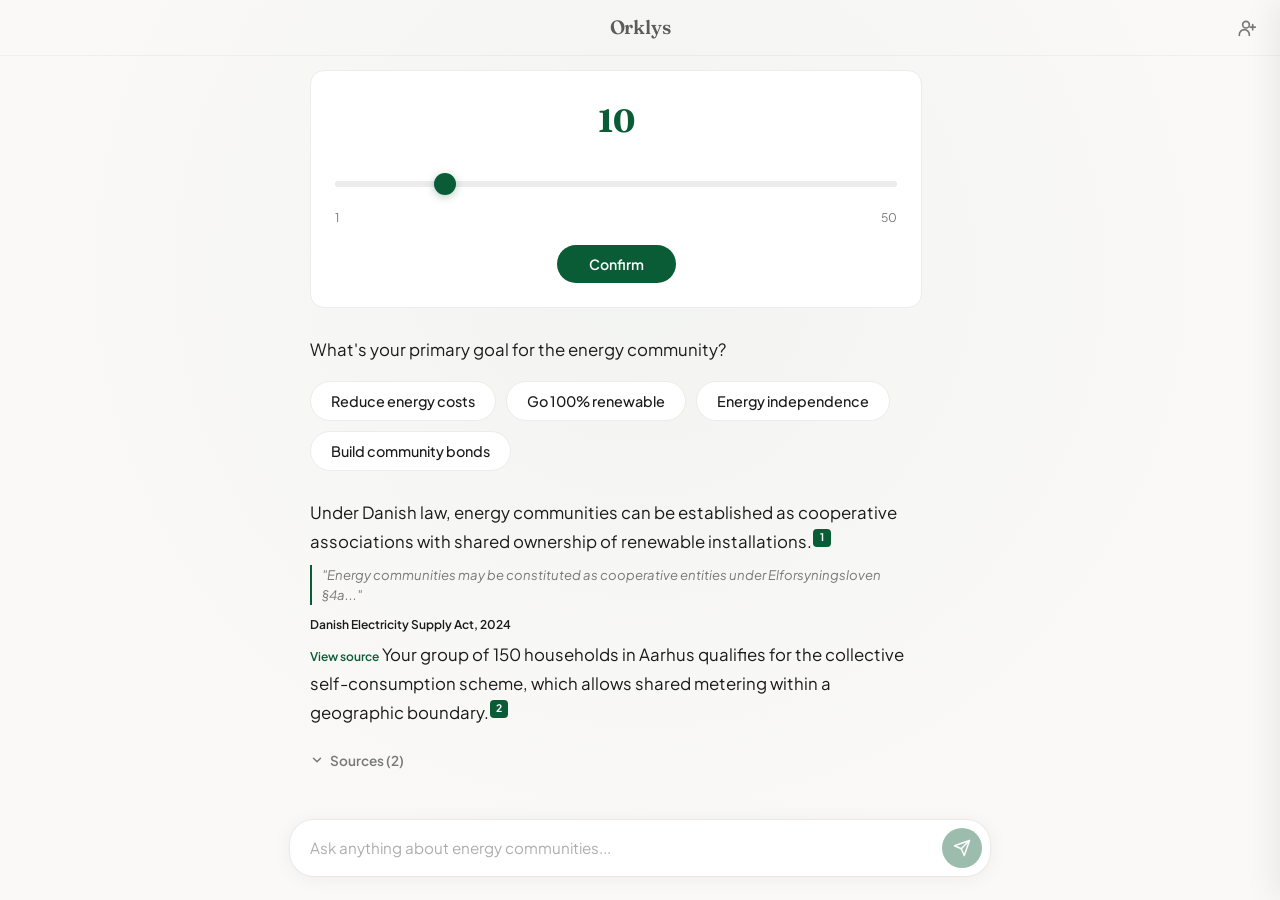
<file: projects/chat-ui/drafts-website/draft-website-4/index.html>
<!DOCTYPE html>
<html lang="en">
<head>
  <meta charset="UTF-8">
  <meta name="viewport" content="width=device-width, initial-scale=1.0">
  <title>Orklys Chat — Full-Bleed Immersive</title>
  <link rel="preconnect" href="https://fonts.googleapis.com">
  <link rel="preconnect" href="https://fonts.gstatic.com" crossorigin>
  <link href="https://fonts.googleapis.com/css2?family=Fraunces:ital,opsz,wght@0,9..144,300;0,9..144,500;0,9..144,600;0,9..144,700;1,9..144,400&family=Plus+Jakarta+Sans:wght@400;500;600;700&display=swap" rel="stylesheet">
  <link rel="stylesheet" href="style.css">
</head>
<body>

<div class="app">

  <!-- Header -->
  <header class="header">
    <span class="header-logo">Orklys</span>
    <button class="header-panel-btn" id="openPanel" aria-label="Open profile panel">
      <svg viewBox="0 0 24 24" fill="none" stroke="currentColor" stroke-width="2" stroke-linecap="round" stroke-linejoin="round">
        <circle cx="12" cy="8" r="4"/><path d="M4 21v-1a6 6 0 0 1 12 0v1"/>
        <line x1="20" y1="8" x2="20" y2="14"/><line x1="17" y1="11" x2="23" y2="11"/>
      </svg>
    </button>
  </header>

  <!-- Messages -->
  <div class="messages-scroll" id="messagesScroll">
    <div class="messages" id="messages">

      <!-- 1. System message -->
      <div class="msg msg-system">
        <span>Welcome to Orklys</span>
      </div>

      <!-- 2. Assistant greeting (NO bubble) -->
      <div class="msg msg-assistant">
        <div class="msg-text">
          <p>Hi there! I'm here to help you with your energy community journey. Whether you're just getting started or looking for specific legal guidance, I can help.</p>
          <p>Tell me a bit about your community — where are you located and what stage are you at?</p>
        </div>
      </div>

      <!-- 3. User message -->
      <div class="msg msg-user">
        <div class="msg-bubble">We're a group of about 150 households in Aarhus looking to set up a solar energy community. We've been talking about it for a few months but haven't formally organized yet.</div>
      </div>

      <!-- 4. Data confirmation card -->
      <div class="msg msg-assistant">
        <div class="msg-text">
          <p>Great, I've captured the key details about your community:</p>
        </div>
        <div class="data-card">
          <div class="field">
            <span class="field-label">Location</span>
            <span class="field-value">Aarhus</span>
          </div>
          <div class="field">
            <span class="field-label">Households</span>
            <span class="field-value">~150</span>
          </div>
          <div class="field">
            <span class="field-label">Energy type</span>
            <span class="field-value">Solar</span>
          </div>
          <div class="field">
            <span class="field-label">Status</span>
            <span class="field-value">Early exploration</span>
          </div>
          <div class="data-card-footer">
            <a href="#" id="editDataCard">Edit</a>
          </div>
        </div>
      </div>

      <!-- 5. Interactive slider -->
      <div class="msg msg-assistant">
        <div class="msg-text">
          <p>How many community members are actively involved in the planning so far?</p>
        </div>
        <div class="slider-card" id="sliderCard">
          <div class="slider-value-display" id="sliderDisplay">10</div>
          <div class="slider-track-wrap">
            <input type="range" id="memberSlider" min="1" max="50" value="10">
          </div>
          <div class="slider-range-labels">
            <span>1</span>
            <span>50</span>
          </div>
          <button class="slider-submit-btn" id="sliderSubmit">Confirm</button>
        </div>
      </div>

      <!-- 6. Completed slider -->
      <div class="msg msg-assistant" id="completedSliderMsg" style="display:none;">
        <div class="slider-card completed">
          <div class="slider-completed-row">
            <div class="check-icon">
              <svg viewBox="0 0 24 24" fill="none" stroke="currentColor" stroke-width="3" stroke-linecap="round" stroke-linejoin="round"><polyline points="20 6 9 17 4 12"/></svg>
            </div>
            <span id="completedSliderText">12 active members</span>
          </div>
        </div>
      </div>

      <!-- 7. Multiple choice -->
      <div class="msg msg-assistant">
        <div class="msg-text">
          <p>What's your primary goal for the energy community?</p>
        </div>
        <div class="choice-group" id="choiceGroup">
          <button class="choice-pill" data-choice="cost">Reduce energy costs</button>
          <button class="choice-pill" data-choice="green">Go 100% renewable</button>
          <button class="choice-pill" data-choice="independence">Energy independence</button>
          <button class="choice-pill" data-choice="social">Build community bonds</button>
        </div>
      </div>

      <!-- 8. Citation message -->
      <div class="msg msg-assistant">
        <div class="msg-text">
          <p>Under Danish law, energy communities can be established as cooperative associations with shared ownership of renewable installations.<span class="citation-ref" data-cite="1">1<span class="citation-tooltip"><div class="tooltip-quote">"Energy communities may be constituted as cooperative entities under Elforsyningsloven &sect;4a..."</div><div class="tooltip-doc">Danish Electricity Supply Act, 2024</div><a class="tooltip-link" href="#" onclick="openPdf(event)">View source</a></span></span> Your group of 150 households in Aarhus qualifies for the collective self-consumption scheme, which allows shared metering within a geographic boundary.<span class="citation-ref" data-cite="2">2<span class="citation-tooltip"><div class="tooltip-quote">"Collective self-consumption is permitted for communities within a single grid area..."</div><div class="tooltip-doc">EU Renewable Energy Directive (RED II), Art. 22</div><a class="tooltip-link" href="#" onclick="openPdf(event)">View source</a></span></span></p>
        </div>

        <!-- 10. Collapsible Sources -->
        <div class="sources-block">
          <button class="sources-toggle" id="sourcesToggle">
            <svg class="chevron" width="14" height="14" viewBox="0 0 24 24" fill="none" stroke="currentColor" stroke-width="2.5" stroke-linecap="round" stroke-linejoin="round"><polyline points="6 9 12 15 18 9"/></svg>
            Sources (2)
          </button>
          <div class="sources-list hidden" id="sourcesList">
            <div class="source-card" onclick="openPdf(event)">
              <div class="source-icon">
                <svg viewBox="0 0 24 24" fill="none" stroke="currentColor" stroke-width="2" stroke-linecap="round" stroke-linejoin="round"><path d="M14 2H6a2 2 0 0 0-2 2v16a2 2 0 0 0 2 2h12a2 2 0 0 0 2-2V8z"/><polyline points="14 2 14 8 20 8"/></svg>
              </div>
              <div class="source-info">
                <div class="source-name">Danish Electricity Supply Act, 2024</div>
                <div class="source-meta">PDF &middot; Section 4a &middot; Page 12</div>
              </div>
            </div>
            <div class="source-card" onclick="openPdf(event)">
              <div class="source-icon">
                <svg viewBox="0 0 24 24" fill="none" stroke="currentColor" stroke-width="2" stroke-linecap="round" stroke-linejoin="round"><path d="M14 2H6a2 2 0 0 0-2 2v16a2 2 0 0 0 2 2h12a2 2 0 0 0 2-2V8z"/><polyline points="14 2 14 8 20 8"/></svg>
              </div>
              <div class="source-info">
                <div class="source-name">EU Renewable Energy Directive (RED II)</div>
                <div class="source-meta">PDF &middot; Article 22 &middot; Page 38</div>
              </div>
            </div>
          </div>
        </div>
      </div>

    </div><!-- /.messages -->
  </div><!-- /.messages-scroll -->

  <!-- Input Area -->
  <div class="input-area">
    <div class="input-bar">
      <textarea id="chatInput" rows="1" placeholder="Ask anything about energy communities..."></textarea>
      <button class="send-btn" id="sendBtn" aria-label="Send">
        <svg viewBox="0 0 24 24" fill="none" stroke="currentColor" stroke-width="2" stroke-linecap="round" stroke-linejoin="round"><line x1="22" y1="2" x2="11" y2="13"/><polygon points="22 2 15 22 11 13 2 9 22 2"/></svg>
      </button>
    </div>
  </div>

</div><!-- /.app -->

<!-- Side Panel Backdrop -->
<div class="panel-backdrop" id="panelBackdrop"></div>

<!-- Side Panel -->
<aside class="side-panel" id="sidePanel">
  <div class="panel-header">
    <span class="panel-title">Community Profile</span>
    <button class="panel-close" id="closePanel" aria-label="Close panel">
      <svg viewBox="0 0 24 24" fill="none" stroke="currentColor" stroke-width="2" stroke-linecap="round" stroke-linejoin="round"><line x1="18" y1="6" x2="6" y2="18"/><line x1="6" y1="6" x2="18" y2="18"/></svg>
    </button>
  </div>
  <div class="panel-body">
    <div class="progress-section">
      <div class="progress-label">
        <span>Profile completeness</span>
        <span>5 / 12</span>
      </div>
      <div class="progress-track">
        <div class="progress-fill" style="width: 41.6%"></div>
      </div>
    </div>

    <div class="panel-fields">
      <div class="panel-field" data-field="name">
        <div>
          <div class="panel-field-label">Community name</div>
          <div class="panel-field-value">Aarhus Solar Collective</div>
          <div class="panel-field-edit"><input type="text" value="Aarhus Solar Collective"></div>
        </div>
        <button class="panel-edit-btn">Edit</button>
      </div>
      <div class="panel-field" data-field="location">
        <div>
          <div class="panel-field-label">Location</div>
          <div class="panel-field-value">Aarhus, Denmark</div>
          <div class="panel-field-edit"><input type="text" value="Aarhus, Denmark"></div>
        </div>
        <button class="panel-edit-btn">Edit</button>
      </div>
      <div class="panel-field" data-field="households">
        <div>
          <div class="panel-field-label">Households</div>
          <div class="panel-field-value">~150</div>
          <div class="panel-field-edit"><input type="text" value="~150"></div>
        </div>
        <button class="panel-edit-btn">Edit</button>
      </div>
      <div class="panel-field" data-field="energy">
        <div>
          <div class="panel-field-label">Energy type</div>
          <div class="panel-field-value">Solar</div>
          <div class="panel-field-edit"><input type="text" value="Solar"></div>
        </div>
        <button class="panel-edit-btn">Edit</button>
      </div>
      <div class="panel-field" data-field="status">
        <div>
          <div class="panel-field-label">Status</div>
          <div class="panel-field-value">Early exploration</div>
          <div class="panel-field-edit"><input type="text" value="Early exploration"></div>
        </div>
        <button class="panel-edit-btn">Edit</button>
      </div>
      <div class="panel-field" data-field="legal">
        <div>
          <div class="panel-field-label">Legal structure</div>
          <div class="panel-field-value empty">Not set</div>
          <div class="panel-field-edit"><input type="text" value=""></div>
        </div>
        <button class="panel-edit-btn">Edit</button>
      </div>
      <div class="panel-field" data-field="goal">
        <div>
          <div class="panel-field-label">Primary goal</div>
          <div class="panel-field-value empty">Not set</div>
          <div class="panel-field-edit"><input type="text" value=""></div>
        </div>
        <button class="panel-edit-btn">Edit</button>
      </div>
    </div>
  </div>
</aside>

<!-- PDF Modal -->
<div class="pdf-backdrop" id="pdfBackdrop">
  <div class="pdf-modal">
    <div class="pdf-modal-header">
      <span class="pdf-modal-title">Document Viewer</span>
      <button class="pdf-modal-close" id="pdfClose" aria-label="Close PDF">
        <svg viewBox="0 0 24 24" fill="none" stroke="currentColor" stroke-width="2" stroke-linecap="round" stroke-linejoin="round"><line x1="18" y1="6" x2="6" y2="18"/><line x1="6" y1="6" x2="18" y2="18"/></svg>
      </button>
    </div>
    <div class="pdf-modal-body">
      <div class="pdf-placeholder">
        <svg viewBox="0 0 24 24" fill="none" stroke="currentColor" stroke-width="1.5" stroke-linecap="round" stroke-linejoin="round"><path d="M14 2H6a2 2 0 0 0-2 2v16a2 2 0 0 0 2 2h12a2 2 0 0 0 2-2V8z"/><polyline points="14 2 14 8 20 8"/><line x1="16" y1="13" x2="8" y2="13"/><line x1="16" y1="17" x2="8" y2="17"/><polyline points="10 9 9 9 8 9"/></svg>
        <p>PDF preview would render here</p>
        <p style="font-size:0.78rem;color:var(--text-secondary)">Danish Electricity Supply Act, 2024 &mdash; Section 4a</p>
      </div>
    </div>
  </div>
</div>

<script>
(function() {
  // --- DOM refs ---
  const messagesScroll = document.getElementById('messagesScroll');
  const chatInput = document.getElementById('chatInput');
  const sendBtn = document.getElementById('sendBtn');
  const openPanelBtn = document.getElementById('openPanel');
  const closePanelBtn = document.getElementById('closePanel');
  const panelBackdrop = document.getElementById('panelBackdrop');
  const sidePanel = document.getElementById('sidePanel');
  const sourcesToggle = document.getElementById('sourcesToggle');
  const sourcesList = document.getElementById('sourcesList');
  const memberSlider = document.getElementById('memberSlider');
  const sliderDisplay = document.getElementById('sliderDisplay');
  const sliderSubmit = document.getElementById('sliderSubmit');
  const sliderCard = document.getElementById('sliderCard');
  const completedSliderMsg = document.getElementById('completedSliderMsg');
  const completedSliderText = document.getElementById('completedSliderText');
  const choiceGroup = document.getElementById('choiceGroup');
  const pdfBackdrop = document.getElementById('pdfBackdrop');
  const pdfClose = document.getElementById('pdfClose');

  // Scroll to bottom
  function scrollBottom() {
    messagesScroll.scrollTop = messagesScroll.scrollHeight;
  }
  scrollBottom();

  // --- Textarea auto-expand ---
  chatInput.addEventListener('input', function() {
    this.style.height = 'auto';
    this.style.height = Math.min(this.scrollHeight, 140) + 'px';
    sendBtn.classList.toggle('active', this.value.trim().length > 0);
  });

  // --- Send message ---
  function sendMessage() {
    const text = chatInput.value.trim();
    if (!text) return;

    const messagesContainer = document.getElementById('messages');

    // Create user message
    const msgDiv = document.createElement('div');
    msgDiv.className = 'msg msg-user';
    msgDiv.innerHTML = '<div class="msg-bubble">' + escapeHtml(text) + '</div>';
    messagesContainer.appendChild(msgDiv);

    chatInput.value = '';
    chatInput.style.height = 'auto';
    sendBtn.classList.remove('active');
    scrollBottom();

    // Typing indicator
    const typingDiv = document.createElement('div');
    typingDiv.className = 'msg msg-assistant';
    typingDiv.innerHTML = '<div class="typing-indicator"><div class="typing-dot"></div><div class="typing-dot"></div><div class="typing-dot"></div></div>';
    messagesContainer.appendChild(typingDiv);
    scrollBottom();

    // Simulate reply
    setTimeout(function() {
      typingDiv.remove();
      const replyDiv = document.createElement('div');
      replyDiv.className = 'msg msg-assistant';
      replyDiv.innerHTML = '<div class="msg-text"><p>That\'s a great question. I\'ll look into the specific regulations for your area and get back to you with detailed guidance.</p></div>';
      messagesContainer.appendChild(replyDiv);
      scrollBottom();
    }, 1800);
  }

  sendBtn.addEventListener('click', sendMessage);
  chatInput.addEventListener('keydown', function(e) {
    if (e.key === 'Enter' && !e.shiftKey) {
      e.preventDefault();
      sendMessage();
    }
  });

  function escapeHtml(str) {
    var div = document.createElement('div');
    div.textContent = str;
    return div.innerHTML;
  }

  // --- Side Panel ---
  function openPanel() {
    sidePanel.classList.add('open');
    panelBackdrop.classList.add('open');
    document.body.style.overflow = 'hidden';
  }

  function closePanel() {
    sidePanel.classList.remove('open');
    panelBackdrop.classList.remove('open');
    document.body.style.overflow = '';
  }

  openPanelBtn.addEventListener('click', openPanel);
  closePanelBtn.addEventListener('click', closePanel);
  panelBackdrop.addEventListener('click', closePanel);

  // --- Panel Inline Edit ---
  document.querySelectorAll('.panel-edit-btn').forEach(function(btn) {
    btn.addEventListener('click', function() {
      var field = this.closest('.panel-field');
      var isEditing = field.classList.contains('editing');

      if (isEditing) {
        var input = field.querySelector('.panel-field-edit input');
        var valueEl = field.querySelector('.panel-field-value');
        var val = input.value.trim();
        valueEl.textContent = val || 'Not set';
        valueEl.classList.toggle('empty', !val);
        field.classList.remove('editing');
        this.textContent = 'Edit';
      } else {
        field.classList.add('editing');
        this.textContent = 'Save';
        var input = field.querySelector('.panel-field-edit input');
        input.focus();
        input.select();
      }
    });
  });

  // Enter to save in panel fields
  document.querySelectorAll('.panel-field-edit input').forEach(function(input) {
    input.addEventListener('keydown', function(e) {
      if (e.key === 'Enter') {
        this.closest('.panel-field').querySelector('.panel-edit-btn').click();
      }
    });
  });

  // --- Slider ---
  memberSlider.addEventListener('input', function() {
    sliderDisplay.textContent = this.value;
  });

  sliderSubmit.addEventListener('click', function() {
    var val = memberSlider.value;
    sliderCard.parentElement.style.display = 'none';
    completedSliderMsg.style.display = 'block';
    completedSliderText.textContent = val + ' active members';
    scrollBottom();
  });

  // --- Multiple Choice ---
  choiceGroup.addEventListener('click', function(e) {
    var pill = e.target.closest('.choice-pill');
    if (!pill) return;

    // Deselect others
    choiceGroup.querySelectorAll('.choice-pill').forEach(function(p) {
      p.classList.remove('selected');
    });
    pill.classList.add('selected');

    // After short delay, show as user message
    setTimeout(function() {
      var messagesContainer = document.getElementById('messages');
      var msgDiv = document.createElement('div');
      msgDiv.className = 'msg msg-user';
      msgDiv.innerHTML = '<div class="msg-bubble">' + escapeHtml(pill.textContent) + '</div>';
      // Insert after the choice group's parent msg
      var choiceMsg = choiceGroup.closest('.msg');
      if (choiceMsg.nextSibling) {
        messagesContainer.insertBefore(msgDiv, choiceMsg.nextSibling);
      } else {
        messagesContainer.appendChild(msgDiv);
      }
      scrollBottom();
    }, 300);
  });

  // --- Sources Toggle ---
  sourcesToggle.addEventListener('click', function() {
    var isOpen = !sourcesList.classList.contains('hidden');
    sourcesList.classList.toggle('hidden');
    sourcesToggle.classList.toggle('open');
  });

  // --- PDF Modal ---
  window.openPdf = function(e) {
    e.preventDefault();
    e.stopPropagation();
    pdfBackdrop.classList.add('open');
    document.body.style.overflow = 'hidden';
  };

  pdfClose.addEventListener('click', function() {
    pdfBackdrop.classList.remove('open');
    if (!sidePanel.classList.contains('open')) {
      document.body.style.overflow = '';
    }
  });

  pdfBackdrop.addEventListener('click', function(e) {
    if (e.target === pdfBackdrop) {
      pdfBackdrop.classList.remove('open');
      if (!sidePanel.classList.contains('open')) {
        document.body.style.overflow = '';
      }
    }
  });

  // --- Edit data card link ---
  document.getElementById('editDataCard').addEventListener('click', function(e) {
    e.preventDefault();
    openPanel();
  });

  // --- Escape key closes modals ---
  document.addEventListener('keydown', function(e) {
    if (e.key === 'Escape') {
      if (pdfBackdrop.classList.contains('open')) {
        pdfBackdrop.classList.remove('open');
        if (!sidePanel.classList.contains('open')) {
          document.body.style.overflow = '';
        }
      } else if (sidePanel.classList.contains('open')) {
        closePanel();
      }
    }
  });

})();
</script>

</body>
</html>
</file>
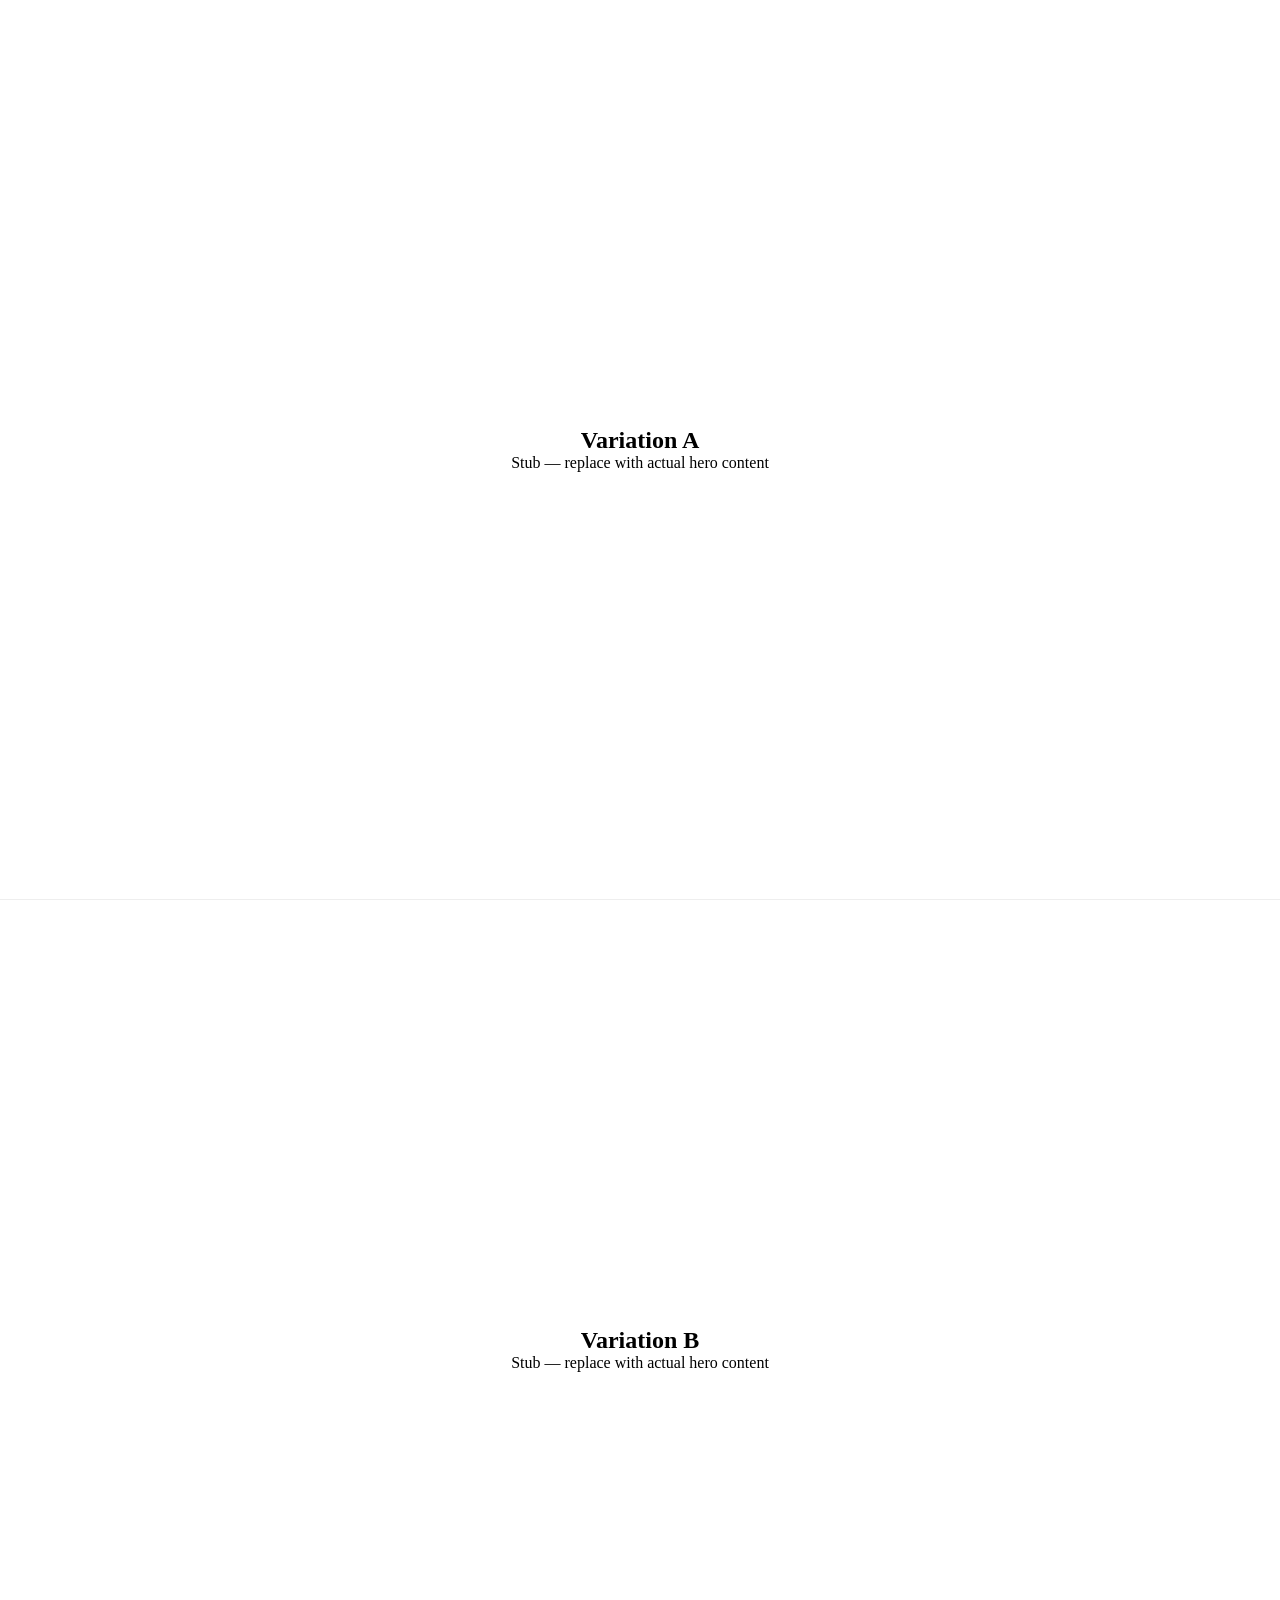
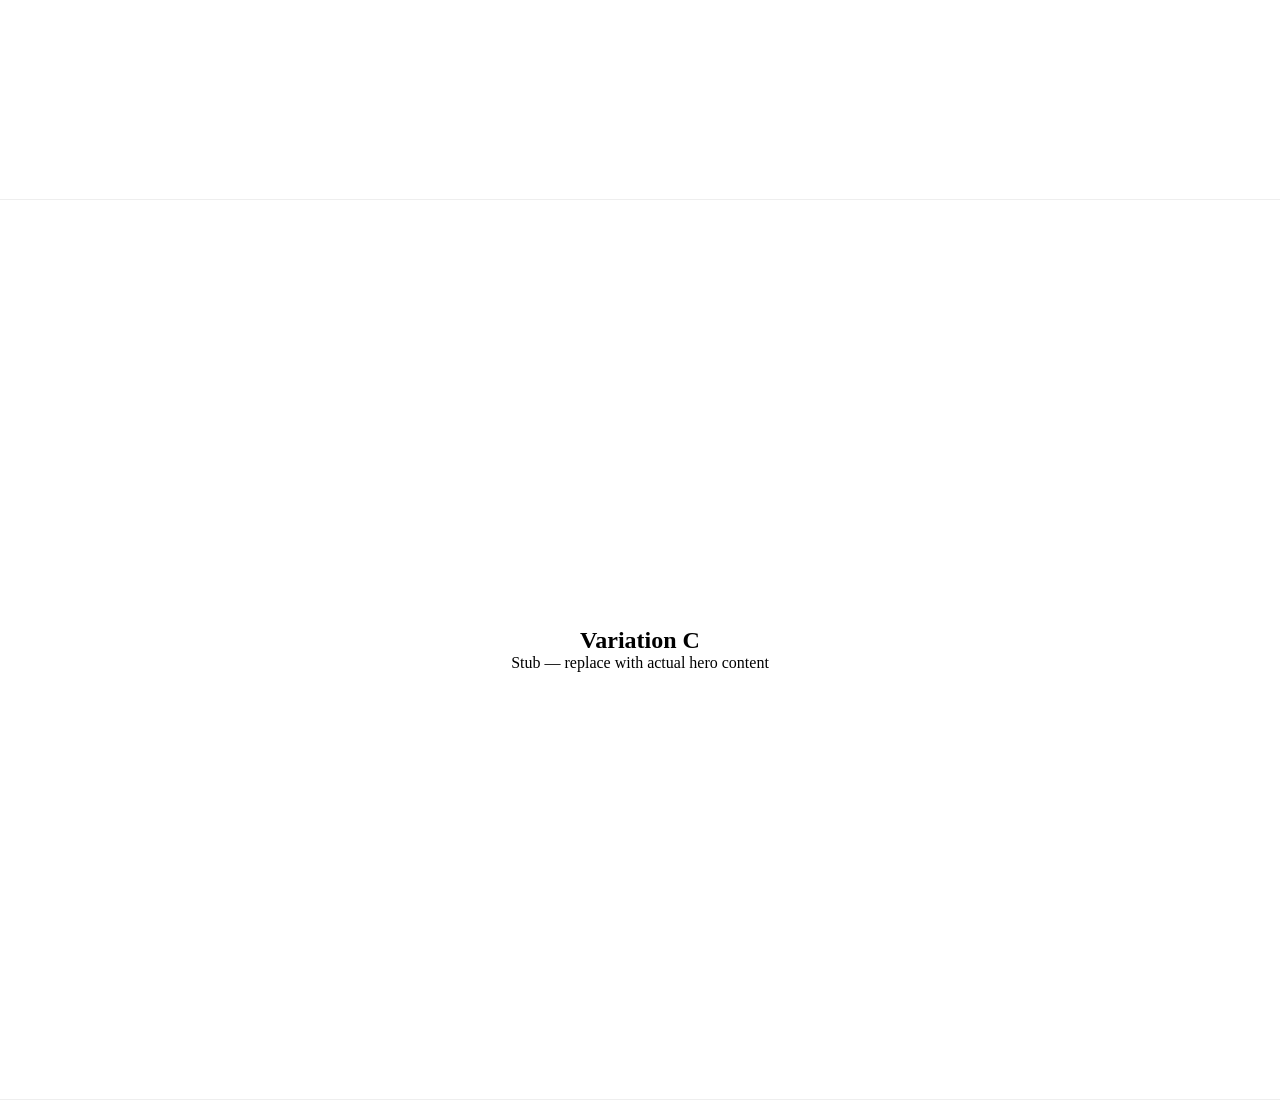
<file: projects/hero-variations/drafts-website/draft-website-1/index.html>
<!DOCTYPE html>
<html lang="en">
<head>
  <meta charset="UTF-8">
  <meta name="viewport" content="width=device-width, initial-scale=1.0">
  <title>Hero Variations — Draft 1</title>
  <link rel="stylesheet" href="style.css">
</head>
<body>
  <!-- Hero Variation Stubs -->
  <section class="hero hero--a">
    <h1>Variation A</h1>
    <p>Stub — replace with actual hero content</p>
  </section>

  <section class="hero hero--b">
    <h1>Variation B</h1>
    <p>Stub — replace with actual hero content</p>
  </section>

  <section class="hero hero--c">
    <h1>Variation C</h1>
    <p>Stub — replace with actual hero content</p>
  </section>
</body>
</html>
</file>
<file: pages/chat-ui-v1/style.css>
/* ========================================
   ORKLYS CHAT UI — Variation 6: Final Merged
   Base: V4 Full-Bleed Immersive
   Citations: V1 style (enhanced)
   Sidebar: V3 overlay (enhanced with files + context toggles)
   ======================================== */

/* --- Reset & Base --- */
*, *::before, *::after {
  margin: 0;
  padding: 0;
  box-sizing: border-box;
}

:root {
  --primary: #0a5c36;
  --primary-dark: #084a2b;
  --primary-light: #e8f5ee;
  --primary-muted: #c6e7d4;
  --bg: #faf9f7;
  --surface: #ffffff;
  --text: #1a1a1a;
  --text-secondary: #787878;
  --text-tertiary: #a0a0a0;
  --border: #ececec;
  --border-strong: #d8d8d8;
  --user-bubble: #0a5c36;
  --radius-sm: 8px;
  --radius-md: 14px;
  --radius-lg: 24px;
  --max-chat: 700px;
  --panel-width: 380px;
  --font-display: 'Avenir', 'Avenir Next', 'Segoe UI', system-ui, sans-serif;
  --font-body: 'Avenir', 'Avenir Next', 'Segoe UI', system-ui, sans-serif;
}

html {
  font-size: 16px;
  -webkit-text-size-adjust: 100%;
}

body {
  font-family: var(--font-body);
  color: var(--text);
  background: var(--bg);
  background-image: radial-gradient(ellipse at 50% 30%, rgba(10, 92, 54, 0.03) 0%, transparent 70%);
  min-height: 100dvh;
  overflow: hidden;
  line-height: 1.6;
}

/* --- App Shell --- */
.app {
  display: flex;
  flex-direction: column;
  height: 100dvh;
  position: relative;
}

/* --- Header --- */
.header {
  position: relative;
  z-index: 10;
  display: flex;
  align-items: center;
  justify-content: center;
  height: 56px;
  flex-shrink: 0;
  border-bottom: 1px solid rgba(0, 0, 0, 0.04);
}

.header-logo {
  font-family: var(--font-display);
  font-size: 1.2rem;
  font-weight: 800;
  color: var(--text);
  letter-spacing: -0.02em;
  opacity: 0.7;
}

.header-panel-btn {
  position: absolute;
  right: 16px;
  top: 50%;
  transform: translateY(-50%);
  height: 34px;
  padding: 0 14px 0 10px;
  border-radius: 8px;
  border: 1.5px solid var(--border);
  background: var(--surface);
  cursor: pointer;
  display: flex;
  align-items: center;
  gap: 7px;
  color: var(--text-secondary);
  font-family: var(--font-body);
  font-size: 0.82rem;
  font-weight: 600;
  transition: border-color 0.2s, color 0.2s, box-shadow 0.2s;
}

.header-panel-btn:hover {
  border-color: var(--primary-muted);
  color: var(--primary);
  box-shadow: 0 2px 8px rgba(10, 92, 54, 0.08);
}

.header-panel-btn svg {
  width: 16px;
  height: 16px;
  flex-shrink: 0;
}

/* --- Floating Knowledge Tab (right edge, vertically centered) --- */
.knowledge-tab {
  position: fixed;
  right: 0;
  top: 50%;
  transform: translateY(-50%);
  z-index: 40;
  display: flex;
  flex-direction: column;
  align-items: center;
  gap: 4px;
  padding: 14px 14px 12px;
  background: var(--surface);
  border: 1.5px solid var(--border);
  border-right: none;
  border-radius: var(--radius-md) 0 0 var(--radius-md);
  box-shadow: -2px 2px 16px rgba(0, 0, 0, 0.06), 0 0 0 1px rgba(0, 0, 0, 0.02);
  cursor: pointer;
  font-family: var(--font-body);
  color: var(--text-secondary);
  transition: transform 0.3s cubic-bezier(0.32, 0.72, 0, 1),
              color 0.2s,
              border-color 0.2s,
              box-shadow 0.2s,
              opacity 0.25s;
}

.knowledge-tab svg {
  width: 18px;
  height: 18px;
  flex-shrink: 0;
  color: var(--primary);
  opacity: 0.7;
  transition: opacity 0.2s;
}

.knowledge-tab-label {
  font-size: 0.7rem;
  font-weight: 700;
  letter-spacing: 0.02em;
  color: var(--text-secondary);
  white-space: nowrap;
}

.knowledge-tab-count {
  font-size: 0.65rem;
  font-weight: 500;
  color: var(--text-tertiary);
  white-space: nowrap;
}

.knowledge-tab-num {
  font-weight: 700;
  color: var(--primary);
}

.knowledge-tab:hover {
  color: var(--primary);
  border-color: var(--primary-muted);
  box-shadow: -4px 2px 20px rgba(10, 92, 54, 0.1), 0 0 0 1px rgba(10, 92, 54, 0.06);
  transform: translateY(-50%) translateX(-4px);
}

.knowledge-tab:hover svg {
  opacity: 1;
}

.knowledge-tab:hover .knowledge-tab-label {
  color: var(--primary);
}

.knowledge-tab.hidden {
  transform: translateY(-50%) translateX(100%);
  opacity: 0;
  pointer-events: none;
}

/* Pulse animation for when knowledge is updated */
@keyframes contextPulse {
  0% { box-shadow: 0 0 0 0 rgba(10, 92, 54, 0.3); }
  50% { box-shadow: 0 0 0 6px rgba(10, 92, 54, 0); }
  100% { box-shadow: 0 0 0 0 rgba(10, 92, 54, 0); }
}

.header-panel-btn.pulse {
  border-color: var(--primary);
  color: var(--primary);
  animation: contextPulse 1s ease 2;
}

/* --- Messages Scroll Area --- */
.messages-scroll {
  flex: 1;
  overflow-y: auto;
  overflow-x: hidden;
  -webkit-overflow-scrolling: touch;
  scroll-behavior: smooth;
}

.messages-scroll::-webkit-scrollbar { width: 6px; }
.messages-scroll::-webkit-scrollbar-track { background: transparent; }
.messages-scroll::-webkit-scrollbar-thumb {
  background: rgba(0, 0, 0, 0.08);
  border-radius: 3px;
}

.messages {
  max-width: var(--max-chat);
  margin: 0 auto;
  padding: 24px 20px 32px;
}

/* --- System Message --- */
.msg-system {
  text-align: center;
  padding: 32px 0 24px;
}

.msg-system span {
  font-family: var(--font-display);
  font-size: 0.85rem;
  color: var(--text-secondary);
  opacity: 0.5;
  letter-spacing: 0.04em;
  font-style: italic;
}

/* --- Message Row --- */
.msg {
  margin-bottom: 28px;
  animation: msgIn 0.35s ease-out both;
}

@keyframes msgIn {
  from { opacity: 0; transform: translateY(10px); }
  to   { opacity: 1; transform: translateY(0); }
}

/* --- Assistant Message (NO bubble — flowing text) --- */
.msg-assistant {
  padding-right: 48px;
}

.msg-assistant .msg-text {
  font-size: 1.05rem;
  line-height: 1.72;
  color: var(--text);
}

.msg-assistant .msg-text p {
  margin-bottom: 0.5em;
}

.msg-assistant .msg-text p:last-child {
  margin-bottom: 0;
}

/* --- Bookmark Button (on assistant messages) --- */
.msg-assistant {
  position: relative;
}

.bookmark-btn {
  position: absolute;
  top: 0;
  right: 0;
  width: 28px;
  height: 28px;
  border: none;
  background: transparent;
  cursor: pointer;
  display: flex;
  align-items: center;
  justify-content: center;
  border-radius: 6px;
  opacity: 0;
  transition: opacity 0.2s, background 0.15s, transform 0.15s;
  z-index: 2;
  padding: 0;
}

.bookmark-btn svg {
  width: 16px;
  height: 16px;
  color: var(--text-secondary);
  transition: color 0.15s;
}

.bookmark-btn .bookmark-icon-filled {
  display: none;
}

.bookmark-btn:hover {
  background: rgba(0, 0, 0, 0.04);
}

.bookmark-btn:hover svg {
  color: var(--primary);
}

.msg-assistant:hover .bookmark-btn {
  opacity: 1;
}

/* Bookmarked state */
.bookmark-btn.bookmarked {
  opacity: 1;
}

.bookmark-btn.bookmarked .bookmark-icon-outline {
  display: none;
}

.bookmark-btn.bookmarked .bookmark-icon-filled {
  display: block;
  color: var(--primary);
}

.bookmark-btn.bookmarked:hover {
  transform: scale(1.1);
}

@keyframes bookmarkPulse {
  0% { transform: scale(1); }
  40% { transform: scale(1.25); }
  100% { transform: scale(1); }
}

.bookmark-btn.just-bookmarked {
  animation: bookmarkPulse 0.35s ease-out;
}

/* --- User Message (Green Bubble) --- */
.msg-user {
  display: flex;
  justify-content: flex-end;
}

.msg-user .msg-bubble {
  background: var(--user-bubble);
  color: #fff;
  padding: 14px 20px;
  border-radius: var(--radius-md);
  border-bottom-right-radius: 4px;
  max-width: 85%;
  font-size: 1rem;
  line-height: 1.6;
  box-shadow: 0 2px 12px rgba(10, 92, 54, 0.18), 0 1px 3px rgba(0, 0, 0, 0.06);
}

/* --- Context link (inline in assistant message) --- */
.context-link {
  color: var(--primary);
  font-weight: 600;
  text-decoration: none;
  border-bottom: 1.5px solid var(--primary-muted);
  transition: border-color 0.15s;
}

.context-link:hover {
  border-color: var(--primary);
}

/* --- Slider Card --- */
.slider-card {
  margin-top: 16px;
  background: var(--surface);
  border: 1px solid var(--border);
  border-radius: var(--radius-md);
  padding: 24px;
}

.slider-card.completed {
  background: var(--primary-light);
  border-color: transparent;
}

.slider-value-display {
  text-align: center;
  font-family: var(--font-display);
  font-size: 2rem;
  font-weight: 800;
  color: var(--primary);
  margin-bottom: 14px;
}

.slider-track-wrap {
  position: relative;
  padding: 8px 0;
}

input[type="range"] {
  -webkit-appearance: none;
  appearance: none;
  width: 100%;
  height: 6px;
  border-radius: 3px;
  background: var(--border);
  outline: none;
  cursor: pointer;
}

input[type="range"]::-webkit-slider-thumb {
  -webkit-appearance: none;
  width: 22px;
  height: 22px;
  border-radius: 50%;
  background: var(--primary);
  box-shadow: 0 2px 8px rgba(10, 92, 54, 0.3);
  cursor: pointer;
  transition: transform 0.15s;
}

input[type="range"]::-webkit-slider-thumb:hover {
  transform: scale(1.15);
}

input[type="range"]::-moz-range-thumb {
  width: 22px;
  height: 22px;
  border-radius: 50%;
  background: var(--primary);
  box-shadow: 0 2px 8px rgba(10, 92, 54, 0.3);
  cursor: pointer;
  border: none;
}

.slider-range-labels {
  display: flex;
  justify-content: space-between;
  font-size: 0.75rem;
  color: var(--text-secondary);
  margin-top: 6px;
}

.slider-submit-btn {
  display: block;
  margin: 18px auto 0;
  padding: 10px 32px;
  background: var(--primary);
  color: #fff;
  border: none;
  border-radius: var(--radius-lg);
  font-family: var(--font-body);
  font-size: 0.88rem;
  font-weight: 600;
  cursor: pointer;
  transition: background 0.2s, transform 0.15s;
}

.slider-submit-btn:hover {
  background: var(--primary-dark);
  transform: translateY(-1px);
}

/* Completed slider */
.slider-completed-row {
  display: flex;
  align-items: center;
  justify-content: center;
  gap: 10px;
}

.slider-completed-row .check-icon {
  width: 24px;
  height: 24px;
  background: var(--primary);
  border-radius: 50%;
  display: flex;
  align-items: center;
  justify-content: center;
  flex-shrink: 0;
}

.slider-completed-row .check-icon svg {
  width: 14px;
  height: 14px;
  color: #fff;
}

.slider-completed-row span {
  font-family: var(--font-display);
  font-size: 1.1rem;
  font-weight: 600;
  color: var(--primary);
}

/* --- Multiple Choice (V4 pill style) --- */
.choice-group {
  margin-top: 16px;
  display: flex;
  flex-wrap: wrap;
  gap: 10px;
}

.choice-pill {
  padding: 10px 20px;
  border: 1.5px solid var(--border);
  border-radius: var(--radius-lg);
  background: var(--surface);
  font-family: var(--font-body);
  font-size: 0.9rem;
  font-weight: 500;
  color: var(--text);
  cursor: pointer;
  transition: all 0.2s;
  white-space: nowrap;
}

.choice-pill:hover {
  border-color: var(--primary);
  background: var(--primary-light);
  color: var(--primary);
}

.choice-pill.selected {
  background: var(--primary);
  color: #fff;
  border-color: var(--primary);
  box-shadow: 0 2px 8px rgba(10, 92, 54, 0.2);
}

/* =============================================
   CITATIONS — V1 style, enhanced
   ============================================= */

/* Referenced text styling: bold + green */
.cite-text {
  font-weight: 600;
  color: var(--primary);
  cursor: pointer;
  position: relative;
}

/* Superscript badge */
.citation-ref {
  display: inline-flex;
  align-items: center;
  justify-content: center;
  width: 18px;
  height: 18px;
  font-size: 0.65rem;
  font-weight: 700;
  background: var(--primary-light);
  color: var(--primary);
  border: 1px solid var(--primary-muted);
  border-radius: 4px;
  margin: 0 2px;
  vertical-align: super;
  position: relative;
  cursor: pointer;
  transition: background 0.15s, color 0.15s;
  line-height: 1;
}

.citation-ref:hover {
  background: var(--primary);
  color: #fff;
}

/* Hovering the bold green text also shows the adjacent citation tooltip */
.cite-text:hover + .citation-ref .citation-tooltip {
  opacity: 1;
  visibility: visible;
  pointer-events: auto;
  transform: translateX(-50%) translateY(0);
}

/* Keep the badge highlighted when cite-text is hovered */
.cite-text:hover + .citation-ref {
  background: var(--primary);
  color: #fff;
}

/* Citation Tooltip — rich hover card */
.citation-tooltip {
  position: absolute;
  bottom: calc(100% + 10px);
  left: 50%;
  transform: translateX(-50%) translateY(4px);
  width: 300px;
  background: rgba(255, 255, 255, 0.95);
  backdrop-filter: blur(16px);
  -webkit-backdrop-filter: blur(16px);
  border: 1px solid var(--border);
  border-radius: var(--radius-md);
  padding: 16px;
  box-shadow: 0 8px 32px rgba(0, 0, 0, 0.1);
  z-index: 100;
  opacity: 0;
  visibility: hidden;
  pointer-events: none;
  transition: opacity 0.2s, transform 0.2s, visibility 0.2s;
  text-align: left;
  font-size: 0.85rem;
  line-height: 1.5;
  color: var(--text);
}

.citation-ref:hover .citation-tooltip {
  opacity: 1;
  visibility: visible;
  pointer-events: auto;
  transform: translateX(-50%) translateY(0);
  border-color: var(--primary-muted);
  box-shadow: 0 8px 32px rgba(10, 92, 54, 0.12), 0 0 0 1px rgba(10, 92, 54, 0.06);
}

.citation-tooltip::after {
  content: '';
  position: absolute;
  top: 100%;
  left: 50%;
  transform: translateX(-50%);
  border: 6px solid transparent;
  border-top-color: rgba(255, 255, 255, 0.95);
}

.tooltip-quote {
  display: block;
  font-size: 0.82rem;
  font-style: italic;
  color: var(--text-secondary);
  line-height: 1.5;
  margin-bottom: 10px;
  padding-left: 10px;
  border-left: 2.5px solid var(--primary);
}

.tooltip-doc {
  display: block;
  font-size: 0.78rem;
  font-weight: 600;
  color: var(--text);
  margin-bottom: 8px;
}

.tooltip-link {
  display: inline-flex;
  align-items: center;
  gap: 4px;
  font-size: 0.78rem;
  color: var(--primary);
  text-decoration: none;
  font-weight: 600;
  padding: 5px 12px;
  border: 1.5px solid var(--primary);
  border-radius: var(--radius-sm);
  transition: background 0.15s, color 0.15s;
}

.tooltip-link:hover {
  background: var(--primary);
  color: #fff;
}

/* --- Collapsible Sources (inside same chat bubble area) --- */
.sources-block {
  margin-top: 18px;
}

.sources-toggle {
  display: inline-flex;
  align-items: center;
  gap: 6px;
  font-size: 0.85rem;
  font-weight: 600;
  color: var(--text-secondary);
  cursor: pointer;
  background: none;
  border: none;
  font-family: var(--font-body);
  padding: 6px 0;
  transition: color 0.15s;
}

.sources-toggle:hover {
  color: var(--primary);
}

.sources-toggle .chevron {
  display: inline-flex;
  transition: transform 0.25s;
}

.sources-toggle.open .chevron {
  transform: rotate(180deg);
}

.sources-list {
  margin-top: 10px;
  display: flex;
  flex-direction: column;
  gap: 8px;
}

.sources-list.hidden {
  display: none;
}

.source-card {
  display: flex;
  align-items: center;
  gap: 12px;
  padding: 12px 16px;
  background: var(--surface);
  border: 1px solid var(--border);
  border-radius: var(--radius-sm);
  cursor: pointer;
  transition: border-color 0.2s, box-shadow 0.2s;
}

.source-card:hover {
  border-color: var(--primary);
  box-shadow: 0 2px 8px rgba(10, 92, 54, 0.08);
}

.source-icon {
  width: 36px;
  height: 36px;
  border-radius: 8px;
  background: var(--primary-light);
  display: flex;
  align-items: center;
  justify-content: center;
  flex-shrink: 0;
}

.source-icon svg {
  width: 18px;
  height: 18px;
  color: var(--primary);
}

.source-info {
  flex: 1;
  min-width: 0;
}

.source-name {
  font-size: 0.85rem;
  font-weight: 600;
  color: var(--text);
  white-space: nowrap;
  overflow: hidden;
  text-overflow: ellipsis;
}

.source-meta {
  font-size: 0.73rem;
  color: var(--text-secondary);
}

/* =============================================
   BOOKMARKS — Panel section
   ============================================= */
.bookmarks-section {
  padding: 0 24px 20px;
}

.bookmarks-empty {
  font-size: 0.82rem;
  font-style: italic;
  color: var(--text-secondary);
  padding: 12px 0;
}

.bookmarks-list {
  display: flex;
  flex-direction: column;
  gap: 8px;
}

.bookmark-card {
  border: 1px solid var(--border);
  border-radius: var(--radius-sm);
  padding: 14px 16px;
  cursor: pointer;
  transition: border-color 0.2s, box-shadow 0.2s;
  animation: msgIn 0.35s ease-out both;
}

.bookmark-card:hover {
  border-color: var(--primary-muted);
  box-shadow: 0 2px 8px rgba(10, 92, 54, 0.06);
}

.bookmark-card-header {
  display: flex;
  align-items: center;
  justify-content: space-between;
  margin-bottom: 8px;
}

.bookmark-card-icon {
  width: 14px;
  height: 14px;
  color: var(--primary);
  opacity: 0.6;
}

.bookmark-remove {
  width: 22px;
  height: 22px;
  border: none;
  background: transparent;
  cursor: pointer;
  display: flex;
  align-items: center;
  justify-content: center;
  border-radius: 4px;
  font-size: 1.1rem;
  color: var(--text-tertiary);
  transition: color 0.15s, background 0.15s;
  padding: 0;
  line-height: 1;
}

.bookmark-remove:hover {
  color: var(--text);
  background: rgba(0, 0, 0, 0.05);
}

.bookmark-preview {
  font-size: 0.85rem;
  line-height: 1.5;
  color: var(--text);
  display: -webkit-box;
  -webkit-line-clamp: 2;
  -webkit-box-orient: vertical;
  overflow: hidden;
}

.bookmark-full {
  font-size: 0.85rem;
  line-height: 1.5;
  color: var(--text);
}

.bookmark-card.expanded .bookmark-preview {
  display: none;
}

.bookmark-card.expanded .bookmark-full {
  display: block !important;
}

.bookmark-question-toggle {
  display: inline-flex;
  align-items: center;
  gap: 5px;
  font-size: 0.78rem;
  font-weight: 600;
  color: var(--text-secondary);
  cursor: pointer;
  background: none;
  border: none;
  font-family: var(--font-body);
  padding: 6px 0 0;
  transition: color 0.15s;
  margin-top: 6px;
}

.bookmark-question-toggle:hover {
  color: var(--primary);
}

.bookmark-question-toggle .chevron {
  display: inline-flex;
  transition: transform 0.25s;
}

.bookmark-question-toggle.open .chevron {
  transform: rotate(180deg);
}

.bookmark-question {
  font-size: 0.82rem;
  font-style: italic;
  color: var(--text-secondary);
  line-height: 1.5;
  padding: 8px 0 0 10px;
  margin-top: 4px;
  border-left: 2.5px solid var(--primary-muted);
}

/* Dimmed state when bookmarks section is toggled off */
.bookmarks-section.context-off .bookmarks-list {
  opacity: 0.4;
  pointer-events: none;
}

/* --- Input Area (V4 floating bar) --- */
.input-area {
  flex-shrink: 0;
  padding: 12px 20px 24px;
}

.input-bar {
  max-width: var(--max-chat);
  margin: 0 auto;
  background: var(--surface);
  border-radius: var(--radius-lg);
  box-shadow: 0 2px 20px rgba(0, 0, 0, 0.06), 0 0 0 1px rgba(0, 0, 0, 0.04);
  display: flex;
  align-items: flex-end;
  padding: 8px 8px 8px 20px;
  transition: box-shadow 0.2s;
}

.input-bar:focus-within {
  box-shadow: 0 4px 28px rgba(10, 92, 54, 0.1), 0 0 0 2px rgba(10, 92, 54, 0.15);
}

.input-bar textarea {
  flex: 1;
  border: none;
  outline: none;
  font-family: var(--font-body);
  font-size: 0.95rem;
  color: var(--text);
  background: transparent;
  resize: none;
  line-height: 1.5;
  max-height: 140px;
  padding: 8px 0;
  overflow-y: auto;
}

.input-bar textarea::placeholder {
  color: var(--text-secondary);
  opacity: 0.6;
}

.send-btn {
  width: 40px;
  height: 40px;
  border-radius: 50%;
  border: none;
  background: var(--primary);
  color: #fff;
  cursor: pointer;
  display: flex;
  align-items: center;
  justify-content: center;
  flex-shrink: 0;
  transition: background 0.2s, transform 0.15s, opacity 0.2s;
  opacity: 0.4;
}

.send-btn.active {
  opacity: 1;
}

.send-btn.active:hover {
  background: var(--primary-dark);
  transform: scale(1.05);
}

.send-btn svg {
  width: 18px;
  height: 18px;
}

/* =============================================
   SIDE PANEL — V3 overlay style, V4 aesthetic
   ============================================= */
.panel-backdrop {
  position: fixed;
  inset: 0;
  background: rgba(0, 0, 0, 0.2);
  backdrop-filter: blur(6px);
  -webkit-backdrop-filter: blur(6px);
  z-index: 50;
  opacity: 0;
  pointer-events: none;
  transition: opacity 0.3s;
}

.panel-backdrop.open {
  opacity: 1;
  pointer-events: auto;
}

.side-panel {
  position: fixed;
  top: 0;
  right: 0;
  width: var(--panel-width);
  height: 100dvh;
  background: var(--surface);
  z-index: 51;
  transform: translateX(100%);
  transition: transform 0.35s cubic-bezier(0.32, 0.72, 0, 1);
  display: flex;
  flex-direction: column;
  box-shadow: -4px 0 32px rgba(0, 0, 0, 0.08);
}

.side-panel.open {
  transform: translateX(0);
}

.panel-header {
  display: flex;
  align-items: center;
  justify-content: space-between;
  padding: 20px 24px 16px;
  border-bottom: 1px solid var(--border);
  flex-shrink: 0;
}

.panel-title {
  font-family: var(--font-display);
  font-size: 1.15rem;
  font-weight: 800;
  color: var(--text);
  letter-spacing: -0.02em;
}

.panel-close {
  width: 32px;
  height: 32px;
  border-radius: 50%;
  border: none;
  background: transparent;
  cursor: pointer;
  display: flex;
  align-items: center;
  justify-content: center;
  color: var(--text-secondary);
  transition: background 0.15s, color 0.15s;
}

.panel-close:hover {
  background: #f5f5f5;
  color: var(--text);
}

.panel-close svg {
  width: 18px;
  height: 18px;
}

.panel-body {
  flex: 1;
  overflow-y: auto;
  padding: 0;
}

.panel-description {
  padding: 12px 24px 16px;
  font-size: 0.8rem;
  line-height: 1.5;
  color: var(--text-tertiary);
}

.panel-body::-webkit-scrollbar { width: 4px; }
.panel-body::-webkit-scrollbar-track { background: transparent; }
.panel-body::-webkit-scrollbar-thumb {
  background: rgba(0, 0, 0, 0.08);
  border-radius: 2px;
}

/* --- Panel Section Headers --- */
.panel-section-header {
  display: flex;
  align-items: center;
  justify-content: space-between;
  padding: 16px 24px 8px;
  font-size: 0.72rem;
  font-weight: 700;
  text-transform: uppercase;
  letter-spacing: 0.08em;
  color: var(--text-secondary);
}

.panel-section-header:first-child {
  padding-top: 20px;
}

/* --- File Uploads Section --- */
.files-section {
  padding: 0 24px 20px;
}

.file-item {
  display: flex;
  align-items: center;
  gap: 12px;
  padding: 10px 0;
  border-bottom: 1px solid var(--border);
}

.file-item:last-of-type {
  border-bottom: none;
}

.file-icon {
  width: 36px;
  height: 36px;
  border-radius: 8px;
  background: #fef0e6;
  display: flex;
  align-items: center;
  justify-content: center;
  flex-shrink: 0;
}

.file-icon svg {
  width: 18px;
  height: 18px;
  color: #d97706;
}

.file-info {
  flex: 1;
  min-width: 0;
}

.file-name {
  font-size: 0.85rem;
  font-weight: 600;
  color: var(--text);
  white-space: nowrap;
  overflow: hidden;
  text-overflow: ellipsis;
}

.file-size {
  font-size: 0.72rem;
  color: var(--text-secondary);
}

/* Context toggle switch */
.context-toggle {
  position: relative;
  width: 38px;
  height: 22px;
  flex-shrink: 0;
}

.context-toggle input {
  opacity: 0;
  width: 0;
  height: 0;
  position: absolute;
}

.toggle-track {
  position: absolute;
  inset: 0;
  background: var(--border-strong);
  border-radius: 11px;
  cursor: pointer;
  transition: background 0.2s;
}

.toggle-track::after {
  content: '';
  position: absolute;
  top: 2px;
  left: 2px;
  width: 18px;
  height: 18px;
  border-radius: 50%;
  background: #fff;
  box-shadow: 0 1px 3px rgba(0, 0, 0, 0.15);
  transition: transform 0.2s;
}

.context-toggle input:checked + .toggle-track {
  background: var(--primary);
}

.context-toggle input:checked + .toggle-track::after {
  transform: translateX(16px);
}

/* Upload button and drop zone */
.file-upload-area {
  margin-top: 12px;
}

.upload-drop-zone {
  border: 2px dashed var(--border-strong);
  border-radius: var(--radius-sm);
  padding: 16px;
  text-align: center;
  cursor: pointer;
  transition: border-color 0.2s, background 0.2s;
}

.upload-drop-zone:hover,
.upload-drop-zone.dragover {
  border-color: var(--primary);
  background: var(--primary-light);
}

.upload-drop-zone svg {
  width: 24px;
  height: 24px;
  color: var(--text-tertiary);
  margin-bottom: 6px;
}

.upload-drop-zone.dragover svg {
  color: var(--primary);
}

.upload-drop-text {
  font-size: 0.8rem;
  color: var(--text-secondary);
  line-height: 1.4;
}

.upload-drop-text strong {
  color: var(--primary);
  font-weight: 600;
  cursor: pointer;
}

.upload-drop-text strong:hover {
  text-decoration: underline;
}

/* Divider between sections */
.panel-divider {
  height: 1px;
  background: var(--border);
  margin: 0 24px;
}

/* --- Community Profile Section --- */
.profile-section {
  padding: 0 24px 24px;
}

/* Progress */
.progress-section {
  padding: 0 0 16px;
}

.progress-label {
  display: flex;
  justify-content: space-between;
  font-size: 0.8rem;
  font-weight: 600;
  color: var(--text-secondary);
  margin-bottom: 10px;
}

.progress-track {
  height: 6px;
  background: var(--border);
  border-radius: 3px;
  overflow: hidden;
}

.progress-fill {
  height: 100%;
  background: var(--primary);
  border-radius: 3px;
  transition: width 0.5s ease;
}

/* Panel Fields */
.panel-fields {
  display: flex;
  flex-direction: column;
  gap: 0;
}

.panel-field {
  display: flex;
  align-items: flex-start;
  justify-content: space-between;
  padding: 12px 0;
  border-bottom: 1px solid var(--border);
  gap: 8px;
}

.panel-field:last-child {
  border-bottom: none;
}

.panel-field-left {
  flex: 1;
  min-width: 0;
}

.panel-field-label {
  font-size: 0.78rem;
  text-transform: uppercase;
  letter-spacing: 0.05em;
  color: var(--text-secondary);
  font-weight: 600;
  margin-bottom: 2px;
}

.panel-field-value {
  font-size: 0.92rem;
  color: var(--text);
  font-weight: 500;
}

.panel-field-value.empty {
  color: var(--text-secondary);
  font-style: italic;
  font-weight: 400;
}

.panel-field-actions {
  display: flex;
  align-items: center;
  flex-shrink: 0;
  padding-top: 16px;
}

.panel-edit-btn {
  font-size: 0.78rem;
  color: var(--primary);
  background: none;
  border: none;
  font-family: var(--font-body);
  font-weight: 600;
  cursor: pointer;
  padding: 2px 0;
  transition: opacity 0.15s;
  opacity: 0;
}

.panel-field:hover .panel-edit-btn {
  opacity: 1;
}

.panel-edit-btn:hover {
  opacity: 0.7 !important;
}

/* Panel inline edit */
.panel-field-edit {
  display: none;
  width: 100%;
}

.panel-field-edit input {
  width: 100%;
  padding: 6px 10px;
  border: 1.5px solid var(--primary);
  border-radius: var(--radius-sm);
  font-family: var(--font-body);
  font-size: 0.9rem;
  color: var(--text);
  outline: none;
  background: var(--primary-light);
}

.panel-field.editing .panel-field-edit {
  display: block;
}

.panel-field.editing .panel-field-value {
  display: none;
}

.panel-field.editing .panel-edit-btn {
  opacity: 1;
}

/* Section-level context toggle (in section header) */
.section-toggle {
  position: relative;
  width: 38px;
  height: 22px;
  flex-shrink: 0;
}

.section-toggle input {
  opacity: 0;
  width: 0;
  height: 0;
  position: absolute;
}

.section-toggle-track {
  position: absolute;
  inset: 0;
  background: var(--border-strong);
  border-radius: 11px;
  cursor: pointer;
  transition: background 0.2s;
}

.section-toggle-track::after {
  content: '';
  position: absolute;
  top: 2px;
  left: 2px;
  width: 18px;
  height: 18px;
  border-radius: 50%;
  background: #fff;
  box-shadow: 0 1px 3px rgba(0, 0, 0, 0.15);
  transition: transform 0.2s;
}

.section-toggle input:checked + .section-toggle-track {
  background: var(--primary);
}

.section-toggle input:checked + .section-toggle-track::after {
  transform: translateX(16px);
}

/* Dimmed state when profile section is toggled off */
.profile-section.context-off .panel-fields {
  opacity: 0.4;
  pointer-events: none;
}

.profile-section.context-off .progress-section {
  opacity: 0.4;
}

/* --- PDF Modal --- */
.pdf-backdrop {
  position: fixed;
  inset: 0;
  background: rgba(0, 0, 0, 0.4);
  backdrop-filter: blur(10px);
  -webkit-backdrop-filter: blur(10px);
  z-index: 200;
  display: flex;
  align-items: center;
  justify-content: center;
  opacity: 0;
  pointer-events: none;
  transition: opacity 0.3s;
}

.pdf-backdrop.open {
  opacity: 1;
  pointer-events: auto;
}

.pdf-modal {
  background: var(--surface);
  border-radius: 16px;
  width: 90%;
  max-width: 640px;
  max-height: 80dvh;
  display: flex;
  flex-direction: column;
  overflow: hidden;
  box-shadow: 0 16px 64px rgba(0, 0, 0, 0.2);
  transform: scale(0.95) translateY(12px);
  transition: transform 0.35s cubic-bezier(0.32, 0.72, 0, 1);
}

.pdf-backdrop.open .pdf-modal {
  transform: scale(1) translateY(0);
}

.pdf-modal-header {
  display: flex;
  align-items: center;
  justify-content: space-between;
  padding: 18px 24px;
  border-bottom: 1px solid var(--border);
}

.pdf-modal-title {
  font-family: var(--font-display);
  font-weight: 700;
  font-size: 1rem;
  color: var(--text);
}

.pdf-modal-close {
  width: 32px;
  height: 32px;
  border: none;
  background: transparent;
  border-radius: 50%;
  cursor: pointer;
  display: flex;
  align-items: center;
  justify-content: center;
  color: var(--text-secondary);
  transition: background 0.15s;
}

.pdf-modal-close:hover {
  background: #f5f5f5;
}

.pdf-modal-close svg {
  width: 18px;
  height: 18px;
}

.pdf-modal-body {
  flex: 1;
  overflow-y: auto;
  padding: 32px;
}

.pdf-placeholder {
  display: flex;
  flex-direction: column;
  align-items: center;
  justify-content: center;
  gap: 16px;
  min-height: 300px;
  color: var(--text-secondary);
}

.pdf-placeholder svg {
  width: 48px;
  height: 48px;
  color: var(--border);
}

.pdf-placeholder p {
  font-size: 0.9rem;
}

/* --- Typing indicator --- */
.typing-indicator {
  display: flex;
  align-items: center;
  gap: 5px;
  padding: 8px 0;
}

.typing-dot {
  width: 7px;
  height: 7px;
  border-radius: 50%;
  background: var(--text-secondary);
  opacity: 0.35;
  animation: pulse 1.4s infinite ease-in-out;
}

.typing-dot:nth-child(2) { animation-delay: 0.15s; }
.typing-dot:nth-child(3) { animation-delay: 0.3s; }

@keyframes pulse {
  0%, 80%, 100% { opacity: 0.2; transform: scale(0.85); }
  40% { opacity: 0.6; transform: scale(1); }
}

/* =============================================
   MOBILE — <640px
   ============================================= */
@media (max-width: 640px) {
  .header { height: 50px; }

  .messages {
    padding: 16px 16px 24px;
  }

  .msg-assistant {
    padding-right: 16px;
  }

  /* Bookmark button always visible on mobile (no hover) */
  .bookmark-btn {
    opacity: 0.5;
  }

  .bookmark-btn.bookmarked {
    opacity: 1;
  }

  .msg-user .msg-bubble {
    max-width: 90%;
  }

  .input-area {
    padding: 8px 12px 16px;
  }

  .input-bar {
    border-radius: 20px;
    padding: 6px 6px 6px 16px;
  }

  /* Side panel as bottom sheet on mobile */
  .side-panel {
    top: auto;
    bottom: 0;
    left: 0;
    right: 0;
    width: 100%;
    height: 88dvh;
    border-radius: 20px 20px 0 0;
    transform: translateY(100%);
  }

  .side-panel.open {
    transform: translateY(0);
  }

  /* Bottom sheet handle */
  .side-panel::before {
    content: '';
    display: block;
    width: 36px;
    height: 4px;
    background: var(--border-strong);
    border-radius: 2px;
    margin: 10px auto 0;
    flex-shrink: 0;
  }

  /* PDF modal as bottom sheet */
  .pdf-modal {
    position: fixed;
    bottom: 0;
    left: 0;
    right: 0;
    width: 100%;
    max-width: 100%;
    max-height: 85dvh;
    border-radius: 20px 20px 0 0;
    transform: translateY(100%);
  }

  .pdf-backdrop {
    align-items: flex-end;
  }

  .pdf-backdrop.open .pdf-modal {
    transform: translateY(0);
  }

  /* Citation tooltip repositioning */
  .citation-tooltip {
    width: 260px;
    left: auto;
    right: -8px;
    transform: translateX(0) translateY(4px);
  }

  .citation-ref:hover .citation-tooltip {
    transform: translateX(0) translateY(0);
  }

  .citation-tooltip::after {
    left: auto;
    right: 16px;
    transform: none;
  }

  /* Hide label text on small screens */
  .header-panel-btn {
    padding: 0 10px;
    gap: 0;
    width: 34px;
    font-size: 0;
  }

  .choice-pill {
    padding: 8px 16px;
    font-size: 0.85rem;
  }

  /* Knowledge tab: icon + count only on mobile */
  .knowledge-tab-label {
    display: none;
  }

  .knowledge-tab {
    padding: 10px 10px 8px;
    border-radius: var(--radius-sm) 0 0 var(--radius-sm);
  }

  /* Panel adjustments */
  .panel-edit-btn {
    opacity: 1;
  }
}
</file>
<file: pages/you-are-screwed-campaign-v1/style.css>
/* ============================================
   HOW SCREWED ARE YOU? — v2
   Visual Direction: "Quiet Provocation"
   Nordic minimalism meets sardonic data viz.
   ============================================ */

/* ===== 1. CUSTOM PROPERTIES ===== */
:root {
    /* Dark palette */
    --bg-dark: #0B0B14;
    --bg-surface: #14142B;
    --bg-card: #1E1E38;
    --bg-card-hover: #26264A;

    /* Accent system */
    --coral: #FF6B6B;
    --coral-dim: #FF6B6B33;
    --amber: #FFB347;
    --amber-dim: #FFB34733;
    --lime: #A8E06C;
    --lime-dim: #A8E06C22;
    --cyan: #4ECDC4;
    --cyan-dim: #4ECDC422;
    --purple: #9B72CF;

    /* Orklys brand */
    --green: #0a5c36;
    --green-light: #0d7a48;
    --cream: #f5f2eb;

    /* Text */
    --text-100: #F0F0F5;
    --text-200: #C0C0D0;
    --text-300: #8B8BA3;
    --text-400: #5C5C73;
    --text-dark: #1A1A2E;
    --text-dark-muted: rgba(26, 26, 46, 0.6);

    /* Typography */
    --font-display: 'Space Grotesk', system-ui, sans-serif;
    --font-body: 'Inter', system-ui, sans-serif;
    --font-mono: 'JetBrains Mono', ui-monospace, monospace;

    /* Spacing */
    --section-pad: clamp(4rem, 8vw, 7rem);
    --container-max: 1100px;
    --narrow-max: 680px;

    /* Motion */
    --ease-out: cubic-bezier(0.16, 1, 0.3, 1);
    --ease-spring: cubic-bezier(0.34, 1.56, 0.64, 1);

    /* Radius */
    --radius-sm: 8px;
    --radius-md: 14px;
    --radius-lg: 20px;
    --radius-xl: 28px;
}

/* ===== 2. RESET ===== */
*, *::before, *::after {
    margin: 0;
    padding: 0;
    box-sizing: border-box;
}

html {
    scroll-behavior: smooth;
    -webkit-text-size-adjust: 100%;
}

body {
    font-family: var(--font-body);
    background: var(--bg-dark);
    color: var(--text-100);
    line-height: 1.6;
    overflow-x: hidden;
    -webkit-font-smoothing: antialiased;
    -moz-osx-font-smoothing: grayscale;
}

img { max-width: 100%; display: block; }
a { color: inherit; text-decoration: none; }
button { cursor: pointer; border: none; font-family: inherit; }
input { font-family: inherit; }
.hidden { display: none !important; }

/* ===== 3. LAYOUT ===== */
.container {
    max-width: var(--container-max);
    margin: 0 auto;
    padding: 0 1.5rem;
}

.container.narrow {
    max-width: var(--narrow-max);
}

/* ===== 4. TYPOGRAPHY ===== */
h1, h2, h3, h4 {
    font-family: var(--font-display);
    font-weight: 700;
    line-height: 1.1;
    letter-spacing: -0.03em;
}

.section-h2 {
    font-size: clamp(1.8rem, 4.5vw, 2.8rem);
    margin-bottom: 1.25rem;
    color: var(--text-100);
}

.section-sub {
    font-size: clamp(0.95rem, 1.1vw, 1.05rem);
    color: var(--text-300);
    max-width: 560px;
    margin-bottom: 2.5rem;
    line-height: 1.7;
}

.body-text {
    font-size: clamp(0.95rem, 1.05vw, 1.05rem);
    line-height: 1.75;
    color: var(--text-300);
    margin-bottom: 1.25rem;
    max-width: 600px;
}

.body-text:last-child { margin-bottom: 0; }
.text-dark { color: var(--text-dark) !important; }
.text-green { color: var(--lime) !important; }

/* ===== 5. BUTTONS ===== */
.btn-primary {
    display: inline-flex;
    align-items: center;
    justify-content: center;
    gap: 0.5rem;
    background: var(--text-100);
    color: var(--bg-dark);
    font-family: var(--font-display);
    font-weight: 600;
    font-size: 1rem;
    padding: 0.9rem 2rem;
    border-radius: var(--radius-md);
    width: 100%;
    transition: transform 180ms var(--ease-out), box-shadow 180ms var(--ease-out), background 180ms ease;
    position: relative;
}

.btn-primary:hover {
    transform: translateY(-2px);
    box-shadow: 0 8px 24px rgba(240, 240, 245, 0.15);
    background: #ffffff;
}

.btn-primary:active {
    transform: translateY(0);
}

.btn-share {
    display: inline-flex;
    align-items: center;
    gap: 0.6rem;
    background: linear-gradient(135deg, var(--tier-start, var(--coral)), var(--tier-end, #FF3E3E));
    color: white;
    font-family: var(--font-display);
    font-weight: 600;
    font-size: 1.05rem;
    padding: 1rem 2.25rem;
    border-radius: var(--radius-md);
    border: none;
    transition: transform 180ms var(--ease-out), box-shadow 180ms var(--ease-out);
}

.btn-share:hover {
    transform: translateY(-2px);
    box-shadow: 0 8px 24px rgba(255, 107, 107, 0.3);
}

.btn-share svg {
    flex-shrink: 0;
}

.btn-neighborhood {
    display: inline-block;
    margin-top: 1rem;
    font-size: 0.9rem;
    color: var(--text-300);
    border-bottom: 1px solid var(--text-400);
    padding-bottom: 2px;
    transition: color 150ms ease, border-color 150ms ease;
}

.btn-neighborhood:hover {
    color: var(--text-100);
    border-color: var(--text-200);
}

/* ===== 6. INPUTS ===== */
.score-form .form-row {
    display: flex;
    gap: 0.75rem;
    margin-bottom: 0.75rem;
}

.input-group {
    flex: 1;
}

.input-group label {
    display: block;
    font-size: 0.75rem;
    font-weight: 500;
    color: var(--text-300);
    margin-bottom: 0.35rem;
    letter-spacing: 0.03em;
    text-transform: uppercase;
}

.score-form input {
    width: 100%;
    background: rgba(255, 255, 255, 0.05);
    border: 1.5px solid rgba(255, 255, 255, 0.1);
    border-radius: var(--radius-sm);
    padding: 0.85rem 1rem;
    font-size: 1rem;
    font-family: var(--font-mono);
    color: var(--text-100);
    transition: all 150ms ease;
    letter-spacing: 0.02em;
}

.score-form input::placeholder {
    color: var(--text-400);
    font-family: var(--font-body);
}

.score-form input:focus {
    outline: none;
    border-color: var(--cyan);
    box-shadow: 0 0 0 3px var(--cyan-dim);
    background: rgba(255, 255, 255, 0.07);
}

.score-form input.input-error {
    border-color: var(--coral);
    box-shadow: 0 0 0 3px var(--coral-dim);
    animation: shake 400ms ease;
}

/* ============================================
   HERO
   ============================================ */
#hero {
    min-height: 100vh;
    min-height: 100dvh;
    display: flex;
    flex-direction: column;
    align-items: center;
    justify-content: center;
    padding: 2rem 1.5rem 3rem;
    position: relative;
    z-index: 1;
    background: var(--bg-dark);
}

.hero-grain {
    position: absolute;
    inset: 0;
    opacity: 0.03;
    background-image: url("data:image/svg+xml,%3Csvg viewBox='0 0 256 256' xmlns='http://www.w3.org/2000/svg'%3E%3Cfilter id='noiseFilter'%3E%3CfeTurbulence type='fractalNoise' baseFrequency='0.65' numOctaves='4' stitchTiles='stitch'/%3E%3C/filter%3E%3Crect width='100%25' height='100%25' filter='url(%23noiseFilter)'/%3E%3C/svg%3E");
    pointer-events: none;
}

.hero-content {
    text-align: center;
    max-width: 600px;
    width: 100%;
    position: relative;
    z-index: 1;
}

/* H1 — Word-by-word entrance */
.hero-h1 {
    font-size: clamp(3.2rem, 10vw, 6rem);
    letter-spacing: -0.05em;
    line-height: 0.92;
    margin-bottom: 1.75rem;
}

.hero-h1 .word {
    display: inline-block;
    opacity: 0;
    transform: translateY(20px);
    animation: wordReveal 450ms var(--ease-spring) both;
    animation-delay: calc(var(--i) * 100ms + 100ms);
}

.hero-h1 .word--accent {
    background: linear-gradient(135deg, var(--coral), var(--amber));
    -webkit-background-clip: text;
    -webkit-text-fill-color: transparent;
    background-clip: text;
}

/* Hook */
.hero-hook {
    margin-bottom: 1rem;
    opacity: 0;
    animation: fadeInUp 500ms var(--ease-out) 0.55s both;
}

.hook-stat {
    font-size: clamp(1rem, 1.3vw, 1.1rem);
    color: var(--text-200);
    line-height: 1.6;
}

.hook-highlight {
    font-family: var(--font-mono);
    font-weight: 600;
    color: var(--coral);
    font-size: 1.05em;
}

.hook-rest {
    font-size: clamp(0.9rem, 1.1vw, 1rem);
    color: var(--text-300);
    line-height: 1.6;
}

.hero-sub {
    font-size: clamp(0.9rem, 1vw, 0.95rem);
    color: var(--text-400);
    line-height: 1.6;
    max-width: 440px;
    margin: 0 auto 2rem;
    opacity: 0;
    animation: fadeInUp 500ms var(--ease-out) 0.7s both;
}

/* Form card */
.hero-form-card {
    background: rgba(255, 255, 255, 0.03);
    border: 1px solid rgba(255, 255, 255, 0.07);
    border-radius: var(--radius-lg);
    padding: 1.5rem;
    margin-bottom: 1rem;
    text-align: left;
    opacity: 0;
    animation: fadeInUp 500ms var(--ease-out) 0.85s both;
}

.form-header {
    display: flex;
    align-items: center;
    gap: 0.75rem;
    margin-bottom: 1rem;
    flex-wrap: wrap;
}

.form-badge {
    font-family: var(--font-mono);
    font-size: 0.7rem;
    font-weight: 500;
    color: var(--cyan);
    background: var(--cyan-dim);
    padding: 0.3rem 0.65rem;
    border-radius: 100px;
    letter-spacing: 0.03em;
    flex-shrink: 0;
}

.form-lead {
    font-size: 0.9rem;
    color: var(--text-300);
}

/* Upload details */
.upload-details {
    margin-bottom: 1.25rem;
    opacity: 0;
    animation: fadeInUp 500ms var(--ease-out) 1s both;
}

.upload-summary {
    font-size: 0.85rem;
    color: var(--text-400);
    cursor: pointer;
    padding: 0.5rem 0;
    transition: color 150ms ease;
    list-style: none;
}

.upload-summary::-webkit-details-marker { display: none; }

.upload-summary::before {
    content: '+ ';
    font-family: var(--font-mono);
    color: var(--text-400);
}

.upload-details[open] .upload-summary::before {
    content: '- ';
}

.upload-summary:hover {
    color: var(--text-200);
}

.upload-zone {
    border: 1.5px dashed rgba(255, 255, 255, 0.1);
    border-radius: var(--radius-md);
    padding: 1.5rem;
    text-align: center;
    cursor: pointer;
    transition: all 200ms ease;
    margin-top: 0.5rem;
}

.upload-zone:hover {
    border-color: var(--cyan);
    background: var(--cyan-dim);
}

.upload-icon-wrap {
    color: var(--text-400);
    margin-bottom: 0.5rem;
}

.upload-zone p {
    font-size: 0.85rem;
    color: var(--text-400);
}

/* Promises */
.hero-promises {
    text-align: left;
    display: flex;
    flex-direction: column;
    gap: 0.5rem;
    opacity: 0;
    animation: fadeInUp 500ms var(--ease-out) 1.1s both;
}

.promise-item {
    display: flex;
    align-items: center;
    gap: 0.65rem;
    font-size: 0.8rem;
    color: var(--text-400);
}

.promise-marker {
    width: 5px;
    height: 5px;
    background: var(--text-400);
    border-radius: 50%;
    flex-shrink: 0;
}

/* Scroll indicator */
.scroll-indicator {
    position: absolute;
    bottom: 1.5rem;
    left: 50%;
    transform: translateX(-50%);
    color: var(--text-400);
    animation: bounce 2.5s ease infinite;
    opacity: 0.4;
}

/* ============================================
   CALCULATING OVERLAY
   ============================================ */
.overlay {
    position: fixed;
    inset: 0;
    background: rgba(11, 11, 20, 0.96);
    backdrop-filter: blur(24px);
    -webkit-backdrop-filter: blur(24px);
    display: flex;
    align-items: center;
    justify-content: center;
    z-index: 1000;
}

.calc-content {
    text-align: center;
    max-width: 360px;
    padding: 2rem;
}

.calc-spinner {
    width: 48px;
    height: 48px;
    margin: 0 auto 1.5rem;
}

.spinner-svg {
    width: 100%;
    height: 100%;
    animation: spinnerRotate 1.5s linear infinite;
}

.spinner-track {
    stroke: rgba(255, 255, 255, 0.06);
}

.spinner-fill {
    stroke: var(--cyan);
    stroke-dasharray: 80, 200;
    stroke-dashoffset: 0;
    animation: spinnerDash 1.5s ease-in-out infinite;
}

.calc-text {
    font-family: var(--font-display);
    font-size: 1.05rem;
    font-weight: 500;
    margin-bottom: 1.5rem;
    transition: opacity 200ms ease;
    color: var(--text-200);
}

.calc-progress {
    width: 100%;
    height: 3px;
    background: rgba(255, 255, 255, 0.06);
    border-radius: 100px;
    overflow: hidden;
    margin-bottom: 1.5rem;
}

.calc-progress-bar {
    height: 100%;
    width: 0%;
    background: linear-gradient(90deg, var(--cyan), var(--coral));
    border-radius: 100px;
}

.calc-subtext {
    font-size: 0.8rem;
    color: var(--text-400);
    transition: opacity 200ms ease;
    min-height: 1.2rem;
}

/* ============================================
   SCORE REVEAL
   ============================================ */
#score-reveal {
    min-height: 100vh;
    display: flex;
    flex-direction: column;
    align-items: center;
    justify-content: center;
    padding: 2rem 1.5rem;
    position: relative;
    background: var(--bg-dark);
}

.score-card {
    position: relative;
    width: 100%;
    max-width: 400px;
    background: var(--bg-surface);
    border-radius: var(--radius-xl);
    padding: 2rem 1.5rem;
    overflow: hidden;
    border: 1px solid rgba(255, 255, 255, 0.05);
    --tier-start: var(--coral);
    --tier-end: #FF3E3E;
}

.score-card-glow {
    position: absolute;
    top: -50%;
    left: -50%;
    width: 200%;
    height: 200%;
    pointer-events: none;
    opacity: 0.3;
    animation: glowPulse 5s ease-in-out infinite;
}

.score-card-header {
    text-align: center;
    margin-bottom: 0.75rem;
}

.score-card-badge {
    font-family: var(--font-mono);
    font-size: 0.6rem;
    font-weight: 600;
    letter-spacing: 0.14em;
    text-transform: uppercase;
    color: var(--text-400);
}

.score-card-body {
    text-align: center;
}

/* Score number */
.score-number-wrap {
    display: flex;
    align-items: baseline;
    justify-content: center;
    gap: 0.4rem;
    margin-bottom: 0.3rem;
}

.score-number {
    font-family: var(--font-display);
    font-size: clamp(5rem, 18vw, 7.5rem);
    font-weight: 700;
    line-height: 1;
    letter-spacing: -0.05em;
    font-variant-numeric: tabular-nums;
    background: linear-gradient(135deg, var(--coral), #FF3E3E);
    -webkit-background-clip: text;
    -webkit-text-fill-color: transparent;
    background-clip: text;
}

.score-divider {
    font-family: var(--font-display);
    font-size: 1.3rem;
    font-weight: 300;
    color: var(--text-400);
}

.score-pop {
    animation: scorePop 500ms var(--ease-spring);
}

/* Tier */
.score-tier {
    margin-bottom: 1.5rem;
}

.tier-label {
    font-size: clamp(1.15rem, 3vw, 1.5rem);
    font-weight: 600;
    letter-spacing: -0.01em;
    margin-bottom: 0.15rem;
}

.tier-sublabel {
    font-size: 0.8rem;
    color: var(--text-400);
    font-style: italic;
}

/* Breakdown visual — krone bar */
.score-breakdown-card {
    background: rgba(255, 255, 255, 0.03);
    border: 1px solid rgba(255, 255, 255, 0.05);
    border-radius: var(--radius-md);
    padding: 1.25rem;
    margin-bottom: 1.25rem;
    text-align: left;
}

.krone-bar {
    display: flex;
    height: 10px;
    border-radius: 100px;
    overflow: hidden;
    margin-bottom: 1rem;
    background: rgba(255, 255, 255, 0.04);
}

.krone-fees {
    height: 100%;
    width: 0%;
    background: linear-gradient(90deg, var(--coral), var(--amber));
    border-radius: 100px 0 0 100px;
    transition: width 1.2s var(--ease-out) 0.3s;
    display: flex;
    align-items: center;
    justify-content: center;
    overflow: hidden;
}

.krone-electricity {
    height: 100%;
    width: 0%;
    background: var(--lime);
    border-radius: 0 100px 100px 0;
    transition: width 1.2s var(--ease-out) 0.3s;
    display: flex;
    align-items: center;
    justify-content: center;
    overflow: hidden;
}

.krone-label {
    font-size: 0;
}

.breakdown-text {
    font-size: 0.85rem;
    line-height: 1.55;
    color: var(--text-300);
}

.breakdown-text p { margin-bottom: 0.15rem; }
.breakdown-text p:last-child { margin-bottom: 0; }

.breakdown-rest {
    font-size: 0.8rem;
    color: var(--text-400);
    margin-top: 0.3rem;
}

/* Comparison */
.score-comparison {
    margin-bottom: 1.25rem;
}

.comparison-bar-wrap {
    width: 100%;
    height: 6px;
    background: rgba(255, 255, 255, 0.06);
    border-radius: 100px;
    position: relative;
    margin-bottom: 0.6rem;
}

.comparison-bar {
    height: 100%;
    width: 0%;
    background: linear-gradient(90deg, var(--lime), var(--amber), var(--coral));
    border-radius: 100px;
    transition: width 1.5s var(--ease-out);
}

.comparison-marker {
    position: absolute;
    top: -22px;
    left: 0%;
    transform: translateX(-50%);
    font-family: var(--font-mono);
    font-size: 0.6rem;
    font-weight: 600;
    color: var(--text-200);
    background: var(--bg-card);
    padding: 0.1rem 0.4rem;
    border-radius: 4px;
    transition: left 1.5s var(--ease-out);
}

.comparison-text {
    font-size: 0.8rem;
    color: var(--text-400);
}

/* Ownership hint */
.score-ownership-hint {
    background: var(--lime-dim);
    border: 1px solid rgba(168, 224, 108, 0.12);
    border-radius: var(--radius-sm);
    padding: 0.75rem 1rem;
    margin-bottom: 1.25rem;
}

.score-ownership-hint p {
    font-size: 0.8rem;
    color: var(--text-300);
    line-height: 1.5;
}

/* Score card actions */
.score-card-actions {
    text-align: center;
    padding-top: 0.25rem;
}

.share-sub {
    font-size: 0.75rem;
    color: var(--text-400);
    margin-top: 0.5rem;
}

.score-card-footer {
    text-align: center;
    margin-top: 1.25rem;
    padding-top: 0.75rem;
    border-top: 1px solid rgba(255, 255, 255, 0.05);
}

.score-card-footer span {
    font-family: var(--font-mono);
    font-size: 0.65rem;
    color: var(--text-400);
    letter-spacing: 0.05em;
}

/* Share toast */
.share-toast {
    position: fixed;
    bottom: 2rem;
    left: 50%;
    transform: translateX(-50%);
    background: var(--bg-card);
    color: var(--text-100);
    padding: 0.65rem 1.25rem;
    border-radius: var(--radius-sm);
    font-size: 0.85rem;
    z-index: 1001;
    box-shadow: 0 8px 30px rgba(0, 0, 0, 0.5);
    border: 1px solid rgba(255, 255, 255, 0.06);
    animation: fadeInUp 300ms var(--ease-out);
}

.score-continue {
    margin-top: 2rem;
    text-align: center;
}

.scroll-link {
    display: inline-flex;
    align-items: center;
    gap: 0.35rem;
    font-size: 0.85rem;
    color: var(--text-400);
    transition: color 200ms ease;
}

.scroll-link:hover {
    color: var(--text-200);
}

/* ============================================
   PROBLEM SECTION
   ============================================ */
.section-dark {
    background: var(--bg-dark);
    padding: var(--section-pad) 0;
    position: relative;
}

#problem {
    border-top: 1px solid rgba(255, 255, 255, 0.04);
}

/* Bill breakdown bar */
.bill-breakdown {
    padding: 2rem 1.5rem 0.5rem;
    max-width: 900px;
    margin: 1.5rem auto;
}

.bar-container {
    display: flex;
    height: 40px;
    border-radius: var(--radius-sm);
    overflow: hidden;
    background: rgba(255, 255, 255, 0.03);
}

.bar-segment {
    height: 100%;
    background: var(--color);
    display: flex;
    align-items: center;
    justify-content: center;
    width: 0;
    transition: width 600ms var(--ease-out);
    cursor: pointer;
    position: relative;
    overflow: hidden;
}

.animate-in .bar-segment {
    width: var(--width);
}

.bar-segment:nth-child(1) { transition-delay: 0ms; }
.bar-segment:nth-child(2) { transition-delay: 120ms; }
.bar-segment:nth-child(3) { transition-delay: 240ms; }
.bar-segment:nth-child(4) { transition-delay: 360ms; }
.bar-segment:nth-child(5) { transition-delay: 480ms; }
.bar-segment:nth-child(6) { transition-delay: 600ms; }

.bar-segment:hover {
    filter: brightness(1.2);
}

.segment-electricity {
    animation: none;
}

.animate-in .segment-electricity {
    animation: electricityPulse 3s ease-in-out 1.5s infinite;
}

.bar-label {
    font-family: var(--font-mono);
    font-size: 0.55rem;
    font-weight: 600;
    color: rgba(255, 255, 255, 0.85);
    white-space: nowrap;
    letter-spacing: 0.03em;
    text-transform: uppercase;
}

.bar-tooltip {
    position: fixed;
    background: var(--bg-card);
    color: var(--text-100);
    padding: 0.6rem 1rem;
    border-radius: var(--radius-sm);
    font-size: 0.8rem;
    pointer-events: none;
    z-index: 100;
    transform: translateX(-50%);
    box-shadow: 0 4px 20px rgba(0, 0, 0, 0.5);
    border: 1px solid rgba(255, 255, 255, 0.06);
    line-height: 1.5;
    max-width: 240px;
}

.tip-desc {
    color: var(--text-400);
    font-size: 0.75rem;
}

.bar-caption {
    text-align: center;
    font-size: 0.85rem;
    color: var(--text-400);
    margin-top: 0.75rem;
}

/* ============================================
   THE SHIFT SECTION
   ============================================ */
#the-shift {
    position: relative;
    padding: var(--section-pad) 0;
    overflow: hidden;
}

.shift-gradient {
    position: absolute;
    inset: 0;
    background: linear-gradient(to bottom, var(--bg-dark) 0%, var(--cream) 100%);
    z-index: 0;
}

.shift-content {
    position: relative;
    z-index: 1;
}

/* Ownership example */
.ownership-example {
    margin: 2rem 0;
}

.example-card {
    background: white;
    border-radius: var(--radius-lg);
    padding: 1.75rem;
    border: 1px solid rgba(10, 92, 54, 0.1);
}

.example-title {
    font-size: 1rem;
    color: var(--text-dark);
    margin-bottom: 1.25rem;
    font-weight: 600;
}

.example-items {
    display: flex;
    flex-direction: column;
    gap: 1rem;
}

.example-item {
    display: flex;
    align-items: flex-start;
    gap: 0.75rem;
}

.example-icon {
    flex-shrink: 0;
    width: 36px;
    height: 36px;
    background: rgba(10, 92, 54, 0.06);
    border-radius: 10px;
    display: flex;
    align-items: center;
    justify-content: center;
    color: var(--green);
}

.example-icon svg {
    width: 18px;
    height: 18px;
}

.example-item span {
    font-size: 0.9rem;
    color: var(--text-dark);
    line-height: 1.5;
    padding-top: 0.15rem;
}

/* Big statement */
.big-statement {
    font-family: var(--font-display);
    font-size: clamp(1.4rem, 3.5vw, 2.2rem);
    font-weight: 700;
    line-height: 1.2;
    letter-spacing: -0.02em;
    color: var(--text-dark);
    margin: 2rem 0;
    max-width: none;
}

.statement-accent {
    font-weight: 500;
    font-size: 0.85em;
    display: block;
    margin-top: 0.5rem;
    background: linear-gradient(135deg, var(--green), var(--green-light));
    -webkit-background-clip: text;
    -webkit-text-fill-color: transparent;
    background-clip: text;
}

/* ============================================
   HOW IT WORKS
   ============================================ */
.section-light {
    background: var(--cream);
    padding: var(--section-pad) 0;
}

.section-light .section-h2 {
    color: var(--text-dark);
}

.section-light .section-sub {
    color: var(--text-dark-muted);
}

.works-grid {
    display: grid;
    grid-template-columns: 1fr;
    gap: 1rem;
    margin-bottom: 2.5rem;
}

.works-card {
    background: white;
    border-radius: var(--radius-lg);
    padding: 1.75rem;
    border: 1px solid rgba(10, 92, 54, 0.06);
    transition: transform 250ms var(--ease-out), box-shadow 250ms var(--ease-out);
}

.works-card:hover {
    transform: translateY(-3px);
    box-shadow: 0 8px 30px rgba(10, 92, 54, 0.08);
}

.works-card-icon {
    width: 44px;
    height: 44px;
    background: rgba(10, 92, 54, 0.06);
    border-radius: 12px;
    display: flex;
    align-items: center;
    justify-content: center;
    margin-bottom: 1rem;
    color: var(--green);
}

.works-card h3 {
    font-size: 1.05rem;
    color: var(--text-dark);
    margin-bottom: 0.5rem;
}

.works-card p {
    font-size: 0.88rem;
    line-height: 1.65;
    color: var(--text-dark-muted);
}

.works-note {
    display: block;
    margin-top: 0.5rem;
    font-size: 0.82rem;
    color: var(--text-dark-muted);
    opacity: 0.75;
    font-style: italic;
}

.works-bottom {
    max-width: var(--narrow-max);
}

.works-bottom .body-text {
    color: var(--text-dark-muted);
}

/* ============================================
   PRACTICAL CONCERNS — FAQ ACCORDION
   ============================================ */
.section-surface {
    background: var(--bg-surface);
    padding: var(--section-pad) 0;
}

.faq-list {
    display: flex;
    flex-direction: column;
    gap: 0.5rem;
}

.faq-item {
    background: rgba(255, 255, 255, 0.03);
    border: 1px solid rgba(255, 255, 255, 0.05);
    border-radius: var(--radius-md);
    overflow: hidden;
    transition: background 200ms ease;
}

.faq-item[open] {
    background: rgba(255, 255, 255, 0.05);
}

.faq-question {
    display: flex;
    align-items: center;
    justify-content: space-between;
    padding: 1.15rem 1.25rem;
    cursor: pointer;
    font-family: var(--font-display);
    font-size: 0.95rem;
    font-weight: 600;
    color: var(--text-200);
    list-style: none;
    transition: color 150ms ease;
}

.faq-question::-webkit-details-marker { display: none; }

.faq-question:hover {
    color: var(--text-100);
}

.faq-chevron {
    flex-shrink: 0;
    color: var(--text-400);
    transition: transform 200ms var(--ease-out);
}

.faq-item[open] .faq-chevron {
    transform: rotate(180deg);
}

.faq-answer {
    padding: 0 1.25rem 1.25rem;
}

.faq-answer p {
    font-size: 0.88rem;
    line-height: 1.7;
    color: var(--text-300);
}

/* ============================================
   SOCIAL PROOF
   ============================================ */
#social-proof {
    border-top: 1px solid rgba(255, 255, 255, 0.04);
}

.testimonials {
    display: grid;
    grid-template-columns: 1fr;
    gap: 1rem;
    margin-bottom: 1.5rem;
}

.testimonial-card {
    background: rgba(255, 255, 255, 0.03);
    border: 1px solid rgba(255, 255, 255, 0.05);
    border-radius: var(--radius-lg);
    padding: 1.5rem;
    position: relative;
}

.placeholder-tag {
    display: inline-block;
    font-family: var(--font-mono);
    font-size: 0.6rem;
    font-weight: 600;
    text-transform: uppercase;
    letter-spacing: 0.08em;
    color: var(--amber);
    background: var(--amber-dim);
    padding: 0.2rem 0.5rem;
    border-radius: 4px;
    margin-bottom: 0.5rem;
}

.quote-text {
    font-size: 0.9rem;
    line-height: 1.7;
    color: var(--text-300);
    margin-bottom: 1rem;
    font-style: italic;
    border: none;
    padding: 0;
}

.quote-author {
    display: flex;
    align-items: center;
    gap: 0.65rem;
}

.author-initial {
    width: 36px;
    height: 36px;
    background: var(--bg-card);
    border-radius: 50%;
    display: flex;
    align-items: center;
    justify-content: center;
    font-family: var(--font-mono);
    font-size: 0.7rem;
    color: var(--text-400);
}

.quote-author strong {
    display: block;
    font-size: 0.8rem;
    color: var(--text-200);
}

.quote-author span {
    font-size: 0.7rem;
    color: var(--text-400);
}

.proof-note {
    font-size: 0.8rem;
    color: var(--text-400);
    font-style: italic;
    margin-bottom: 2rem;
    max-width: 500px;
}

/* Stats grid */
.stats-grid {
    display: grid;
    grid-template-columns: repeat(2, 1fr);
    gap: 0.75rem;
}

.stat-card {
    background: rgba(255, 255, 255, 0.03);
    border: 1px solid rgba(255, 255, 255, 0.05);
    border-radius: var(--radius-md);
    padding: 1.25rem;
    text-align: center;
}

.stat-number {
    font-family: var(--font-mono);
    font-size: clamp(1.5rem, 3.5vw, 2rem);
    font-weight: 700;
    color: var(--text-200);
    display: block;
    letter-spacing: -0.03em;
}

.stat-label {
    font-size: 0.7rem;
    color: var(--text-400);
    margin-top: 0.2rem;
    display: block;
}

.stat-note {
    display: block;
    font-family: var(--font-mono);
    font-size: 0.55rem;
    color: var(--amber);
    margin-top: 0.3rem;
    text-transform: uppercase;
    letter-spacing: 0.05em;
}

/* ============================================
   ABOUT SECTION
   ============================================ */
#about .section-h2 {
    color: var(--text-dark);
}

.about-card {
    background: white;
    border-radius: var(--radius-lg);
    padding: 2rem;
    border: 1px solid rgba(10, 92, 54, 0.08);
}

.about-org {
    display: flex;
    align-items: flex-start;
    gap: 1rem;
    margin-bottom: 1.75rem;
    padding-bottom: 1.5rem;
    border-bottom: 1px solid rgba(10, 92, 54, 0.08);
}

.about-logo {
    width: 48px;
    height: 48px;
    background: var(--green);
    color: white;
    border-radius: 14px;
    display: flex;
    align-items: center;
    justify-content: center;
    font-family: var(--font-display);
    font-weight: 700;
    font-size: 1.3rem;
    flex-shrink: 0;
}

.about-org h3 {
    font-size: 1.15rem;
    color: var(--text-dark);
    margin-bottom: 0.25rem;
}

.about-desc {
    font-size: 0.85rem;
    color: var(--text-dark-muted);
    line-height: 1.5;
}

.about-section {
    margin-bottom: 1.5rem;
}

.about-section h4 {
    font-size: 0.9rem;
    color: var(--text-dark);
    margin-bottom: 0.4rem;
    font-weight: 600;
}

.about-section p {
    font-size: 0.85rem;
    line-height: 1.65;
    color: var(--text-dark-muted);
}

.about-team {
    display: flex;
    gap: 1.25rem;
    padding-top: 1.25rem;
    border-top: 1px solid rgba(10, 92, 54, 0.08);
}

.team-member {
    display: flex;
    align-items: center;
    gap: 0.6rem;
}

.team-avatar {
    width: 40px;
    height: 40px;
    background: rgba(10, 92, 54, 0.06);
    border-radius: 50%;
    display: flex;
    align-items: center;
    justify-content: center;
    font-family: var(--font-mono);
    font-size: 0.65rem;
    color: var(--text-dark-muted);
}

.team-member span {
    font-size: 0.85rem;
    color: var(--text-dark-muted);
}

/* ============================================
   FINAL CTA
   ============================================ */
#final-cta {
    position: relative;
    overflow: hidden;
}

.final-content {
    position: relative;
    z-index: 1;
    text-align: center;
}

.final-h2 {
    font-size: clamp(1.7rem, 4vw, 2.6rem);
    margin-bottom: 1.5rem;
    line-height: 1.15;
}

.final-accent {
    display: block;
    margin-top: 0.25rem;
    background: linear-gradient(135deg, var(--coral), var(--amber));
    -webkit-background-clip: text;
    -webkit-text-fill-color: transparent;
    background-clip: text;
    font-size: 0.88em;
}

.final-body {
    margin-left: auto;
    margin-right: auto;
    text-align: center;
}

.final-cta-block {
    background: rgba(255, 255, 255, 0.03);
    border: 1px solid rgba(255, 255, 255, 0.06);
    border-radius: var(--radius-lg);
    padding: 1.75rem;
    margin-top: 2.5rem;
    text-align: left;
}

.final-cta-block h3 {
    font-size: 1.15rem;
    margin-bottom: 0.4rem;
}

.final-cta-block > p {
    font-size: 0.88rem;
    color: var(--text-300);
    margin-bottom: 1.25rem;
    line-height: 1.6;
}

/* ============================================
   REFERRED FRIEND PAGE
   ============================================ */
#referred {
    min-height: 100vh;
    min-height: 100dvh;
    display: flex;
    align-items: center;
    justify-content: center;
    padding: 2rem 1.5rem;
    background: var(--bg-dark);
}

.referred-content {
    text-align: center;
    max-width: 440px;
    width: 100%;
}

.referred-badge {
    font-family: var(--font-mono);
    font-size: 0.6rem;
    font-weight: 600;
    letter-spacing: 0.14em;
    color: var(--text-400);
    margin-bottom: 2rem;
}

.referred-hook {
    margin-bottom: 1.5rem;
}

.referred-score {
    font-size: 1.1rem;
    color: var(--text-300);
    margin-bottom: 0.25rem;
}

.referred-score strong {
    color: var(--coral);
    font-family: var(--font-mono);
    font-size: 1.2em;
}

.referred-tier {
    font-size: 0.95rem;
    color: var(--text-400);
}

.referred-h1 {
    font-size: clamp(2.5rem, 7vw, 3.5rem);
    letter-spacing: -0.04em;
    margin-bottom: 2rem;
}

#referred .score-form {
    text-align: left;
}

/* ============================================
   FOOTER
   ============================================ */
.site-footer {
    background: var(--bg-dark);
    border-top: 1px solid rgba(255, 255, 255, 0.04);
    padding: 1.5rem 0;
}

.footer-inner {
    display: flex;
    align-items: center;
    justify-content: space-between;
    flex-wrap: wrap;
    gap: 1rem;
}

.footer-brand {
    font-size: 0.75rem;
    color: var(--text-400);
}

.footer-links {
    display: flex;
    gap: 1.25rem;
}

.footer-links a {
    font-size: 0.75rem;
    color: var(--text-400);
    transition: color 150ms ease;
}

.footer-links a:hover {
    color: var(--text-200);
}

/* ============================================
   SCROLL ANIMATIONS
   ============================================ */
.scroll-animate {
    opacity: 0;
    transform: translateY(20px);
    transition: opacity 500ms var(--ease-out), transform 500ms var(--ease-out);
    transition-delay: var(--delay, 0s);
}

.scroll-animate.animate-in {
    opacity: 1;
    transform: translateY(0);
}

/* ============================================
   KEYFRAMES
   ============================================ */
@keyframes wordReveal {
    from {
        opacity: 0;
        transform: translateY(20px);
    }
    to {
        opacity: 1;
        transform: translateY(0);
    }
}

@keyframes fadeInUp {
    from {
        opacity: 0;
        transform: translateY(16px);
    }
    to {
        opacity: 1;
        transform: translateY(0);
    }
}

@keyframes scorePop {
    0% { transform: scale(1); }
    50% { transform: scale(1.08); }
    100% { transform: scale(1); }
}

@keyframes glowPulse {
    0%, 100% { opacity: 0.2; }
    50% { opacity: 0.4; }
}

@keyframes bounce {
    0%, 20%, 50%, 80%, 100% { transform: translateX(-50%) translateY(0); }
    40% { transform: translateX(-50%) translateY(-8px); }
    60% { transform: translateX(-50%) translateY(-4px); }
}

@keyframes electricityPulse {
    0%, 100% { filter: brightness(1); }
    50% { filter: brightness(1.25); }
}

@keyframes shake {
    0%, 100% { transform: translateX(0); }
    20% { transform: translateX(-5px); }
    40% { transform: translateX(5px); }
    60% { transform: translateX(-3px); }
    80% { transform: translateX(3px); }
}

@keyframes spinnerRotate {
    100% { transform: rotate(360deg); }
}

@keyframes spinnerDash {
    0% {
        stroke-dasharray: 1, 200;
        stroke-dashoffset: 0;
    }
    50% {
        stroke-dasharray: 89, 200;
        stroke-dashoffset: -35;
    }
    100% {
        stroke-dasharray: 89, 200;
        stroke-dashoffset: -124;
    }
}

/* ============================================
   RESPONSIVE — TABLET (768px+)
   ============================================ */
@media (min-width: 768px) {
    .works-grid {
        grid-template-columns: repeat(2, 1fr);
    }

    .testimonials {
        grid-template-columns: repeat(3, 1fr);
    }

    .bar-label {
        font-size: 0.65rem;
    }

    .example-items {
        display: grid;
        grid-template-columns: repeat(2, 1fr);
        gap: 1rem;
    }
}

/* ============================================
   RESPONSIVE — DESKTOP (1024px+)
   ============================================ */
@media (min-width: 1024px) {
    .hero-h1 {
        font-size: clamp(4rem, 7vw, 5.5rem);
    }

    .works-grid {
        grid-template-columns: repeat(2, 1fr);
        gap: 1.25rem;
    }

    .testimonial-card {
        padding: 2rem;
    }

    .container {
        padding: 0 2rem;
    }

    .example-card {
        padding: 2rem;
    }

    .about-card {
        padding: 2.5rem;
    }
}

/* ============================================
   RESPONSIVE — WIDE (1400px+)
   ============================================ */
@media (min-width: 1400px) {
    .container {
        padding: 0 3rem;
    }
}

/* ============================================
   REDUCED MOTION
   ============================================ */
@media (prefers-reduced-motion: reduce) {
    *, *::before, *::after {
        animation-duration: 0.01ms !important;
        animation-iteration-count: 1 !important;
        transition-duration: 0.01ms !important;
    }

    .hero-h1 .word {
        opacity: 1;
        transform: none;
    }

    .scroll-animate {
        opacity: 1;
        transform: none;
    }

    .bar-segment {
        width: var(--width) !important;
    }
}
</file>
<file: pages/you-are-screwed-campaign-v2/style.css>
/* ================================================
   FØLG DIN KRONE — Storytelling Landing Page

   Typography: Bricolage Grotesque / Crimson Pro / JetBrains Mono
   Palette: Warm paper + dramatic dark sections
   Pattern: Editorial scrollytelling
   ================================================ */

/* ========================
   1. CUSTOM PROPERTIES
   ======================== */
:root {
  /* Backgrounds */
  --bg-warm: #f0ebe1;
  --bg-warm-alt: #e8e2d6;
  --bg-dark: #0e0e14;
  --bg-dark-mid: #16161f;
  --bg-score: #f5f0e6;

  /* Text */
  --text-ink: #1a1814;
  --text-body: #3a3830;
  --text-muted: #7a756a;
  --text-light: #e8e3d8;
  --text-light-muted: #9a958c;

  /* Krone layer colors */
  --c-nettarif: #c94f48;
  --c-elafgift: #d98a3b;
  --c-moms: #8a8698;
  --c-system: #7e62a8;
  --c-trans: #4898a0;
  --c-el: #5ab866;

  /* UI */
  --c-accent: #c94f48;
  --c-accent-soft: rgba(201, 79, 72, 0.12);
  --c-green-soft: rgba(90, 184, 102, 0.14);
  --c-border: rgba(26, 24, 20, 0.08);
  --c-border-light: rgba(232, 227, 216, 0.12);

  /* Spacing */
  --s-section: clamp(6rem, 12vh, 10rem);
  --s-container: min(680px, 90vw);
  --s-container-wide: min(960px, 92vw);

  /* Radius */
  --r-sm: 6px;
  --r-md: 10px;
  --r-lg: 16px;

  /* Transitions */
  --ease-out: cubic-bezier(0.16, 1, 0.3, 1);
  --ease-spring: cubic-bezier(0.34, 1.56, 0.64, 1);
}

/* ========================
   2. RESET & BASE
   ======================== */
*,
*::before,
*::after {
  box-sizing: border-box;
  margin: 0;
  padding: 0;
}

html {
  scroll-behavior: smooth;
  -webkit-font-smoothing: antialiased;
  -moz-osx-font-smoothing: grayscale;
  text-rendering: optimizeLegibility;
}

body {
  font-family: "Crimson Pro", Georgia, "Times New Roman", serif;
  font-size: clamp(17px, 1.15vw, 20px);
  line-height: 1.7;
  color: var(--text-body);
  background: var(--bg-warm);
  overflow-x: hidden;
}

::selection {
  background: var(--c-accent-soft);
  color: var(--text-ink);
}

img {
  max-width: 100%;
  display: block;
}

a {
  color: var(--c-accent);
  text-decoration: none;
  transition: opacity 0.2s;
}
a:hover {
  opacity: 0.75;
}

.hidden {
  display: none !important;
}

/* ========================
   3. TYPOGRAPHY
   ======================== */
h1,
h2,
h3,
h4 {
  font-family: "Bricolage Grotesque", system-ui, sans-serif;
  color: var(--text-ink);
  line-height: 1.15;
  letter-spacing: -0.015em;
  font-weight: 800;
}

.section-heading {
  font-size: clamp(1.8rem, 4vw, 2.8rem);
  margin-bottom: 1rem;
  text-wrap: balance;
}
.section-heading.text-dark {
  color: var(--text-ink);
}

.section-lead {
  font-size: clamp(1.1rem, 1.4vw, 1.35rem);
  color: var(--text-light-muted);
  max-width: 480px;
  margin-inline: auto;
  text-wrap: balance;
}
.section-lead.text-dark {
  color: var(--text-muted);
}

strong {
  font-weight: 600;
}
em {
  font-style: italic;
}

.text-green {
  color: var(--c-el);
}

/* Monospace for data */
.smc-number,
.step-ore,
.score-data {
  font-family: "JetBrains Mono", "Courier New", monospace;
}

/* ========================
   4. LAYOUT
   ======================== */
.container {
  width: var(--s-container-wide);
  margin: 0 auto;
  padding: 0 1rem;
}
.container.narrow {
  width: var(--s-container);
}

/* ========================
   5. GRAIN OVERLAY
   ======================== */
.grain {
  position: absolute;
  inset: 0;
  pointer-events: none;
  opacity: 0.035;
  background-image: url("data:image/svg+xml,%3Csvg viewBox='0 0 256 256' xmlns='http://www.w3.org/2000/svg'%3E%3Cfilter id='n'%3E%3CfeTurbulence type='fractalNoise' baseFrequency='.85' numOctaves='4' stitchTiles='stitch'/%3E%3C/filter%3E%3Crect width='100%25' height='100%25' filter='url(%23n)'/%3E%3C/svg%3E");
  background-repeat: repeat;
  background-size: 200px;
}

/* ========================
   6. ANIMATIONS BASE
   ======================== */
.anim-in {
  opacity: 0;
  transform: translateY(28px);
  animation: fadeUp 0.9s var(--ease-out) forwards;
  animation-delay: var(--d, 0s);
}

.scroll-reveal {
  opacity: 0;
  transform: translateY(24px);
  transition: opacity 0.7s var(--ease-out), transform 0.7s var(--ease-out);
  transition-delay: var(--d, 0s);
}
.scroll-reveal.revealed {
  opacity: 1;
  transform: translateY(0);
}

@keyframes fadeUp {
  to {
    opacity: 1;
    transform: translateY(0);
  }
}

/* ========================
   7. HERO (Act 1)
   ======================== */
#hero {
  position: relative;
  min-height: 100vh;
  min-height: 100dvh;
  display: flex;
  align-items: center;
  justify-content: center;
  padding: 4rem 0;
  background: var(--bg-warm);
  overflow: hidden;
}

/* Krone coin — bobbing at the bottom */
#hero::after {
  content: "";
  position: absolute;
  width: clamp(125px, 18vw, 200px);
  height: clamp(125px, 18vw, 200px);
  background: url("assets/1-krone.png") center / contain no-repeat;
  opacity: 0.18;
  bottom: -10%;
  left: 50%;
  transform: translateX(-50%);
  pointer-events: none;
  z-index: 0;
  animation: coinBob 2.4s ease-in-out infinite;
}

@keyframes coinBob {
  0%,
  100% {
    transform: translateX(-50%) translateY(0);
  }
  50% {
    transform: translateX(-50%) translateY(5px);
  }
}

.hero-content {
  text-align: center;
  position: relative;
  z-index: 1;
}

.hero-overline {
  font-family: "Bricolage Grotesque", sans-serif;
  font-size: 0.8rem;
  font-weight: 600;
  letter-spacing: 0.12em;
  text-transform: uppercase;
  color: var(--text-muted);
  margin-bottom: 2rem;
}

.hero-h1 {
  font-size: clamp(3rem, 8vw, 6rem);
  letter-spacing: -0.03em;
  line-height: 1.05;
  margin-bottom: 1.8rem;
}

.hero-intro {
  font-size: clamp(1.15rem, 1.6vw, 1.4rem);
  color: var(--text-body);
  max-width: 520px;
  margin: 0 auto 1rem;
}

.hero-intro-sub {
  font-size: clamp(1rem, 1.3vw, 1.2rem);
  color: var(--text-muted);
  max-width: 500px;
  margin: 0 auto 3rem;
}

/* Guess Block */
.guess-block {
  max-width: 440px;
  margin: 0 auto;
  padding: 2rem;
  background: rgba(255, 255, 255, 0.45);
  border: 1px solid var(--c-border);
  border-radius: var(--r-lg);
  backdrop-filter: blur(8px);
}

.guess-question {
  font-family: "Bricolage Grotesque", sans-serif;
  font-size: 1rem;
  font-weight: 600;
  color: var(--text-ink);
  margin-bottom: 1.2rem;
}

.guess-options {
  display: flex;
  gap: 0.75rem;
  justify-content: center;
  margin-bottom: 0.5rem;
}

.guess-btn {
  font-family: "JetBrains Mono", monospace;
  font-size: 0.95rem;
  font-weight: 600;
  padding: 0.65rem 1.4rem;
  border: 2px solid var(--c-border);
  border-radius: var(--r-md);
  background: white;
  color: var(--text-ink);
  cursor: pointer;
  transition: all 0.25s var(--ease-out);
}
.guess-btn:hover {
  border-color: var(--c-accent);
  background: var(--c-accent-soft);
}
.guess-btn.guess-picked {
  opacity: 0.35;
  pointer-events: none;
}
.guess-btn.guess-selected {
  opacity: 1;
  border-color: var(--c-accent);
  background: var(--c-accent);
  color: white;
}

.guess-answer {
  margin-top: 1.2rem;
  animation: fadeUp 0.6s var(--ease-out);
}
.guess-reveal {
  font-family: "Bricolage Grotesque", sans-serif;
  font-size: 1.1rem;
  font-weight: 600;
  color: var(--text-ink);
}
.guess-follow {
  font-size: 0.95rem;
  color: var(--text-muted);
  margin-top: 0.4rem;
}

/* Scroll Nudge */
.scroll-nudge {
  margin-top: 3rem;
  display: flex;
  align-items: center;
  justify-content: center;
  gap: 0.5rem;
  font-family: "Bricolage Grotesque", sans-serif;
  font-size: 0.85rem;
  font-weight: 600;
  color: var(--text-muted);
  letter-spacing: 0.03em;
}
.scroll-nudge svg {
  animation: bob 2.4s ease-in-out infinite;
}
@keyframes bob {
  0%,
  100% {
    transform: translateY(0);
  }
  50% {
    transform: translateY(5px);
  }
}

/* ========================
   8. KRONE JOURNEY (Act 2)
   ======================== */
#krone-journey {
  background: var(--bg-dark);
  color: var(--text-light);
  position: relative;
}

.journey-intro {
  padding: var(--s-section) 0 3rem;
  text-align: center;
}
.journey-intro .section-heading {
  color: var(--text-light);
}

/* Scrollytelling area */
.journey-scroll-area {
  position: relative;
  padding-bottom: 2rem;
}

/* Sticky bar */
.journey-figure {
  position: sticky;
  top: 0;
  z-index: 10;
  padding: 2rem 0 1.5rem;
  background: linear-gradient(180deg, var(--bg-dark) 70%, transparent);
}

.krone-bar-outer {
  width: var(--s-container);
  max-width: 90vw;
  margin: 0 auto;
  display: flex;
  height: 44px;
  border-radius: var(--r-md);
  overflow: hidden;
  background: rgba(255, 255, 255, 0.06);
  border: 1px solid var(--c-border-light);
}

.krone-bar {
  display: contents; /* layers become direct flex children of .krone-bar-outer */
}

.krone-layer {
  flex-grow: 0;
  flex-shrink: 0;
  flex-basis: 0%;
  background: var(--clr);
  transition: flex-basis 1s var(--ease-out);
  position: relative;
  overflow: hidden;
}
.krone-layer--el {
  border-radius: 0 var(--r-md) var(--r-md) 0;
}

.krone-remainder {
  flex: 1 1 0%;
  display: flex;
  align-items: center;
  justify-content: center;
  transition: flex-basis 0.6s var(--ease-out), opacity 0.5s;
  min-width: 0;
}
.remainder-label {
  font-family: "Bricolage Grotesque", sans-serif;
  font-size: 0.7rem;
  font-weight: 600;
  text-transform: uppercase;
  letter-spacing: 0.1em;
  color: var(--text-light-muted);
  white-space: nowrap;
  opacity: 0.5;
}

.layer-tag {
  width: var(--s-container);
  max-width: 90vw;
  margin: 0.8rem auto 0;
  display: flex;
  justify-content: space-between;
  opacity: 0;
  transition: opacity 0.4s;
}
.tag-name {
  font-family: "Bricolage Grotesque", sans-serif;
  font-size: 0.85rem;
  font-weight: 600;
  color: var(--text-light);
}
.tag-amount {
  font-family: "JetBrains Mono", monospace;
  font-size: 0.85rem;
  color: var(--text-light-muted);
}

/* Steps */
.journey-steps {
  position: relative;
  z-index: 1;
}

.step {
  min-height: 75vh;
  display: flex;
  align-items: center;
  justify-content: center;
  padding: 4rem 1rem;
}

.step-inner {
  max-width: 520px;
  text-align: center;
  opacity: 0.2;
  transform: translateY(12px);
  transition: opacity 0.6s var(--ease-out), transform 0.6s var(--ease-out);
}
.step-active .step-inner {
  opacity: 1;
  transform: translateY(0);
}

.step-ore {
  font-family: "JetBrains Mono", monospace;
  font-size: clamp(2.4rem, 5vw, 3.8rem);
  font-weight: 600;
  display: block;
  margin-bottom: 0.5rem;
}

[data-layer="nettarif"] .step-ore { color: var(--c-nettarif); }
[data-layer="elafgift"] .step-ore { color: var(--c-elafgift); }
[data-layer="moms"] .step-ore { color: var(--c-moms); }
[data-layer="system"] .step-ore { color: var(--c-system); }
[data-layer="trans"] .step-ore { color: var(--c-trans); }
[data-layer="el"] .step-ore { color: var(--c-el); }

.step-title {
  font-size: clamp(1.1rem, 1.6vw, 1.3rem);
  color: var(--text-light);
  margin-bottom: 1rem;
  font-weight: 600;
}

.step--final .step-inner {
  padding-bottom: 2rem;
}

.step p:not(.step-ore):not(.step-title) {
  font-size: clamp(1rem, 1.2vw, 1.15rem);
  color: var(--text-light-muted);
  line-height: 1.75;
}

/* Conclusion */
.journey-conclusion {
  padding: var(--s-section) 0;
  text-align: center;
}

.conclusion-bar-wrap {
  max-width: 480px;
  margin: 0 auto 2.5rem;
}
.conclusion-bar {
  display: flex;
  height: 36px;
  border-radius: var(--r-sm);
  overflow: hidden;
  font-family: "Bricolage Grotesque", sans-serif;
  font-size: 0.7rem;
  font-weight: 600;
  letter-spacing: 0.04em;
  text-transform: uppercase;
}
.cb-fees {
  width: 84%;
  background: var(--c-accent);
  display: flex;
  align-items: center;
  justify-content: center;
  color: white;
}
.cb-el {
  width: 16%;
  background: var(--c-el);
  display: flex;
  align-items: center;
  justify-content: center;
  color: white;
}

.conclusion-text {
  font-family: "Bricolage Grotesque", sans-serif;
  font-size: clamp(1.3rem, 2.5vw, 1.8rem);
  font-weight: 600;
  color: var(--text-light);
  margin-bottom: 1.5rem;
  text-wrap: balance;
}

.conclusion-body {
  font-size: clamp(1rem, 1.2vw, 1.15rem);
  color: var(--text-light-muted);
  max-width: 540px;
  margin: 0 auto 1rem;
  line-height: 1.8;
  text-wrap: balance;
}

.conclusion-callout {
  font-size: clamp(1.05rem, 1.3vw, 1.2rem);
  color: var(--text-light);
  margin-top: 2rem;
  text-wrap: balance;
}

/* ========================
   9. BRIDGE (Act 2.5)
   ======================== */
#bridge {
  position: relative;
  padding: var(--s-section) 0;
  background: var(--bg-warm);
  text-align: center;
  overflow: hidden;
}

#bridge::before {
  content: "";
  position: absolute;
  width: clamp(200px, 28vw, 340px);
  height: clamp(200px, 28vw, 340px);
  background: url("assets/1-krone.png") center / contain no-repeat;
  opacity: 0.035;
  top: 50%;
  right: -4%;
  transform: translateY(-50%) rotate(12deg);
  pointer-events: none;
}

.bridge-text {
  font-family: "Bricolage Grotesque", sans-serif;
  font-size: clamp(1.8rem, 4vw, 3rem);
  font-weight: 800;
  color: var(--text-ink);
  line-height: 1.2;
  margin-bottom: 1.2rem;
  text-wrap: balance;
}

.bridge-text-sub {
  font-size: clamp(1.1rem, 1.5vw, 1.3rem);
  color: var(--text-muted);
  max-width: 520px;
  margin: 0 auto;
  text-wrap: balance;
}

/* ========================
   10. PATTERN (Act 3)
   ======================== */
#pattern {
  padding: var(--s-section) 0;
  background: var(--bg-warm);
}

.coop-story {
  display: flex;
  gap: 2rem;
  margin-bottom: 4rem;
  padding-bottom: 4rem;
  border-bottom: 1px solid var(--c-border);
}
.coop-story:last-of-type {
  border-bottom: none;
}

.coop-marker {
  flex-shrink: 0;
  width: 64px;
  display: flex;
  flex-direction: column;
  align-items: center;
  gap: 0.3rem;
}
.coop-number {
  font-family: "Bricolage Grotesque", sans-serif;
  font-size: 2rem;
  font-weight: 800;
  color: var(--text-ink);
  line-height: 1;
}
.coop-era {
  font-family: "JetBrains Mono", monospace;
  font-size: 0.7rem;
  color: var(--text-muted);
  white-space: nowrap;
}

.coop-body {
  flex: 1;
}

.coop-title {
  font-size: clamp(1.4rem, 2.5vw, 1.8rem);
  margin-bottom: 0.8rem;
  color: var(--text-ink);
}

.coop-body p {
  margin-bottom: 0.8rem;
  color: var(--text-body);
}

.coop-mechanism {
  font-family: "Bricolage Grotesque", sans-serif;
  font-size: 1.05rem;
  font-weight: 600;
  color: var(--text-ink);
  margin-top: 1.2rem;
  padding-top: 1rem;
  border-top: 1px solid var(--c-border);
}
.coop-mechanism em {
  font-style: italic;
  color: var(--c-accent);
}

/* Fourth time */
.fourth-time {
  margin-top: 3rem;
  padding: 2.5rem;
  background: rgba(255, 255, 255, 0.5);
  border: 1px solid var(--c-border);
  border-radius: var(--r-lg);
}
.fourth-title {
  font-size: clamp(1.6rem, 3vw, 2.2rem);
  margin-bottom: 1rem;
  text-wrap: balance;
}
.fourth-time p {
  margin-bottom: 0.8rem;
  color: var(--text-body);
}
.fourth-key {
  font-size: clamp(1.05rem, 1.3vw, 1.2rem);
  margin-top: 1.5rem;
  color: var(--text-ink);
  text-wrap: balance;
}

/* ========================
   11. MIRROR / SCORE (Act 3.5)
   ======================== */
#mirror {
  padding: var(--s-section) 0;
  background: var(--bg-score);
  text-align: center;
}

.mirror-bridge {
  font-size: clamp(1rem, 1.3vw, 1.2rem);
  color: var(--text-muted);
  margin-bottom: 0.5rem;
}

.mirror-question {
  font-size: clamp(2rem, 4.5vw, 3.2rem);
  letter-spacing: -0.02em;
  margin-bottom: 2.5rem;
  text-wrap: balance;
}

.mirror-form-wrap {
  max-width: 440px;
  margin: 0 auto;
}

.mirror-form {
  padding: 2rem;
  background: white;
  border: 1px solid var(--c-border);
  border-radius: var(--r-lg);
  box-shadow: 0 2px 20px rgba(0, 0, 0, 0.04);
}

.mirror-fields {
  display: flex;
  gap: 1rem;
  margin-bottom: 1.2rem;
}
.field {
  flex: 1;
  text-align: left;
}
.field label {
  display: block;
  font-family: "Bricolage Grotesque", sans-serif;
  font-size: 0.78rem;
  font-weight: 600;
  text-transform: uppercase;
  letter-spacing: 0.06em;
  color: var(--text-muted);
  margin-bottom: 0.4rem;
}
.field input {
  width: 100%;
  padding: 0.7rem 0.9rem;
  font-family: "JetBrains Mono", monospace;
  font-size: 1rem;
  border: 1.5px solid var(--c-border);
  border-radius: var(--r-sm);
  background: var(--bg-warm);
  color: var(--text-ink);
  transition: border-color 0.2s;
  outline: none;
}
.field input::placeholder {
  color: var(--text-muted);
  opacity: 0.6;
}
.field input:focus {
  border-color: var(--c-accent);
}
.field-error {
  border-color: var(--c-accent) !important;
  animation: shake 0.4s var(--ease-out);
}

@keyframes shake {
  0%,
  100% {
    transform: translateX(0);
  }
  25% {
    transform: translateX(-5px);
  }
  75% {
    transform: translateX(5px);
  }
}

.btn-score {
  width: 100%;
  padding: 0.85rem;
  font-family: "Bricolage Grotesque", sans-serif;
  font-size: 1rem;
  font-weight: 600;
  color: white;
  background: var(--text-ink);
  border: none;
  border-radius: var(--r-sm);
  cursor: pointer;
  transition: opacity 0.2s, transform 0.15s;
}
.btn-score:hover {
  opacity: 0.88;
}
.btn-score:active {
  transform: scale(0.985);
}

.mirror-promise {
  font-size: 0.9rem;
  color: var(--text-muted);
  margin-top: 1rem;
}

/* ========================
   12. THRESHOLD OVERLAY
   ======================== */
.overlay {
  position: fixed;
  inset: 0;
  z-index: 1000;
  display: flex;
  align-items: center;
  justify-content: center;
  background: var(--bg-dark);
  transition: opacity 0.4s;
}
.overlay-fade {
  opacity: 0;
}

.threshold-content {
  text-align: center;
  max-width: 440px;
  padding: 2rem;
}

.threshold-phase {
  font-family: "Bricolage Grotesque", sans-serif;
  font-size: clamp(1.3rem, 2.5vw, 1.8rem);
  font-weight: 600;
  color: var(--text-light);
  transition: opacity 0.5s;
  animation: fadeUp 0.5s var(--ease-out);
}
.phase-out {
  opacity: 0;
  position: absolute;
}

.threshold-bar {
  margin-top: 2.5rem;
  height: 3px;
  background: rgba(255, 255, 255, 0.1);
  border-radius: 2px;
  overflow: hidden;
}
.threshold-fill {
  height: 100%;
  width: 0%;
  background: var(--c-el);
  border-radius: 2px;
}

/* ========================
   13. SCORE REVEAL
   ======================== */
#score-reveal {
  padding: var(--s-section) 0 3rem;
  background: var(--bg-score);
}

.score-mirror-card {
  max-width: 480px;
  margin: 0 auto;
  padding: 3rem 2.5rem;
  background: white;
  border: 1px solid var(--c-border);
  border-radius: var(--r-lg);
  box-shadow: 0 4px 40px rgba(0, 0, 0, 0.06);
  text-align: center;
  animation: fadeUp 0.8s var(--ease-out);
}

.smc-badge {
  font-family: "Bricolage Grotesque", sans-serif;
  font-size: 0.7rem;
  font-weight: 600;
  letter-spacing: 0.15em;
  text-transform: uppercase;
  color: var(--text-muted);
  margin-bottom: 1rem;
}

.smc-number-wrap {
  display: flex;
  align-items: baseline;
  justify-content: center;
  gap: 0.4rem;
  margin-bottom: 0.5rem;
}
.smc-number {
  font-size: clamp(3.5rem, 8vw, 5rem);
  font-weight: 600;
  color: var(--text-ink);
  line-height: 1;
}
.smc-of {
  font-family: "JetBrains Mono", monospace;
  font-size: 1.1rem;
  color: var(--text-muted);
}

.smc-tier {
  margin-bottom: 2rem;
}
.smc-tier-label {
  font-size: clamp(1.2rem, 2vw, 1.5rem);
  font-weight: 800;
  margin-bottom: 0.25rem;
}
.smc-tier-sub {
  font-size: 0.9rem;
  color: var(--text-muted);
  font-style: italic;
}

.smc-breakdown {
  padding: 1.5rem 0;
  border-top: 1px solid var(--c-border);
  border-bottom: 1px solid var(--c-border);
}
.smc-bar {
  display: flex;
  height: 28px;
  border-radius: var(--r-sm);
  overflow: hidden;
  margin-bottom: 1rem;
  background: rgba(0, 0, 0, 0.03);
}
.smc-bar-fees {
  width: 0%;
  background: var(--c-accent);
  transition: width 1.2s var(--ease-out) 0.4s;
}
.smc-bar-el {
  width: 0%;
  background: var(--c-el);
  transition: width 1.2s var(--ease-out) 0.6s;
}
.smc-breakdown-text {
  font-size: 0.95rem;
  color: var(--text-body);
}
.smc-breakdown-text p {
  margin: 0.2rem 0;
}

.smc-collective {
  margin-top: 1.5rem;
  padding-top: 1.5rem;
}
.smc-collective-lead {
  font-family: "Bricolage Grotesque", sans-serif;
  font-weight: 600;
  color: var(--text-ink);
  margin-bottom: 0.5rem;
}
.smc-collective p {
  font-size: 0.95rem;
  color: var(--text-body);
  margin-bottom: 0.5rem;
}

/* Share */
.smc-share {
  margin-top: 1.5rem;
  padding-top: 1.5rem;
  border-top: 1px solid var(--c-border);
}
.btn-share {
  display: inline-flex;
  align-items: center;
  gap: 0.5rem;
  padding: 0.65rem 1.4rem;
  font-family: "Bricolage Grotesque", sans-serif;
  font-size: 0.9rem;
  font-weight: 600;
  color: var(--text-ink);
  background: var(--bg-warm);
  border: 1.5px solid var(--c-border);
  border-radius: var(--r-sm);
  cursor: pointer;
  transition: all 0.2s;
}
.btn-share:hover {
  border-color: var(--text-ink);
  background: var(--bg-warm-alt);
}
.share-sub {
  font-size: 0.8rem;
  color: var(--text-muted);
  margin-top: 0.5rem;
}

.post-score-nudge {
  text-align: center;
  margin-top: 2rem;
}
.nudge-link {
  font-family: "Bricolage Grotesque", sans-serif;
  font-size: 0.9rem;
  font-weight: 600;
  color: var(--text-muted);
  display: inline-flex;
  align-items: center;
  gap: 0.3rem;
  transition: color 0.2s;
}
.nudge-link:hover {
  color: var(--text-ink);
  opacity: 1;
}
.nudge-link svg {
  animation: bob 2.4s ease-in-out infinite;
}

/* ========================
   14. VISION (Act 4)
   ======================== */
#vision {
  padding: var(--s-section) 0;
  background: var(--bg-warm);
}

/* Street Scene */
.street-scene-wrap {
  margin: 3rem 0;
  padding: 3rem 0;
  background: var(--bg-warm-alt);
}

.street-scene {
  position: relative;
  height: 220px;
  width: 100%;
  max-width: 800px;
  margin: 0 auto;
  overflow: hidden;
}

.street-ground {
  position: absolute;
  bottom: 0;
  left: 0;
  right: 0;
  height: 30px;
  background: #c8bfa8;
  border-radius: var(--r-sm) var(--r-sm) 0 0;
}

/* Buildings */
.building {
  position: absolute;
  bottom: 30px;
  border-radius: var(--r-sm) var(--r-sm) 0 0;
  transition: all 0.8s var(--ease-out);
  filter: grayscale(0.7) brightness(0.75);
  opacity: 0.5;
}
.building.building-lit {
  filter: grayscale(0) brightness(1);
  opacity: 1;
}

.b-house {
  width: 60px;
  background: #d4a574;
}
.b-apt {
  width: 55px;
  background: #b8856e;
}
.b1 {
  left: 5%;
  height: 80px;
}
.b2 {
  left: 18%;
  height: 95px;
  background: #c49060;
}
.b3 {
  left: 31%;
  height: 130px;
  width: 55px;
  background: #b8856e;
}
.b-school {
  left: 44%;
  width: 110px;
  height: 90px;
  background: #a0522d;
}
.b-community {
  left: 62%;
  width: 80px;
  height: 75px;
  background: #8b7355;
}
.b6 {
  left: 76%;
  height: 85px;
  background: #c49060;
}
.b7 {
  left: 89%;
  height: 70px;
}

/* Solar panels */
.solar-panels {
  position: absolute;
  top: -12px;
  left: 10px;
  display: flex;
  gap: 4px;
  opacity: 0;
  transition: opacity 0.6s var(--ease-out) 0.3s;
}
.building-lit .solar-panels {
  opacity: 1;
}
.panel {
  width: 28px;
  height: 10px;
  background: #2d5fa0;
  border-radius: 2px;
  box-shadow: 0 0 8px rgba(45, 95, 160, 0.4);
}

/* Battery icon */
.battery-icon {
  position: absolute;
  top: 50%;
  left: 50%;
  transform: translate(-50%, -50%);
  color: var(--c-el);
  opacity: 0;
  transition: opacity 0.6s 0.3s;
}
.building-lit .battery-icon {
  opacity: 1;
}

/* Connection lines */
.conn-svg {
  position: absolute;
  inset: 0;
  width: 100%;
  height: 100%;
}
.conn-line {
  fill: none;
  stroke: var(--c-el);
  stroke-width: 1.5;
  stroke-dasharray: 600;
  stroke-dashoffset: 600;
  opacity: 0.5;
}
.lines-active .conn-line {
  animation: drawLine 1.8s var(--ease-out) forwards;
}
@keyframes drawLine {
  to {
    stroke-dashoffset: 0;
  }
}
.conn-line:nth-child(2) {
  animation-delay: 0.15s;
}
.conn-line:nth-child(3) {
  animation-delay: 0.3s;
}
.conn-line:nth-child(4) {
  animation-delay: 0.45s;
}
.conn-line:nth-child(5) {
  animation-delay: 0.6s;
}
.conn-line:nth-child(6) {
  animation-delay: 0.75s;
}

/* Money loop */
#money-loop {
  position: absolute;
  inset: 0;
  pointer-events: none;
}
.loop-coin {
  position: absolute;
  width: 24px;
  height: 24px;
  border-radius: 50%;
  background: var(--c-el);
  color: white;
  font-family: "JetBrains Mono", monospace;
  font-size: 0.55rem;
  font-weight: 600;
  display: flex;
  align-items: center;
  justify-content: center;
  opacity: 0;
  box-shadow: 0 0 12px rgba(90, 184, 102, 0.4);
}
.loop-active .loop-coin {
  opacity: 1;
  animation: orbit 6s linear infinite;
}
.c1 {
  animation-delay: 0s !important;
}
.c2 {
  animation-delay: -2s !important;
}
.c3 {
  animation-delay: -4s !important;
}

@keyframes orbit {
  0% {
    left: 10%;
    top: 50%;
  }
  25% {
    left: 45%;
    top: 15%;
  }
  50% {
    left: 80%;
    top: 50%;
  }
  75% {
    left: 45%;
    top: 75%;
  }
  100% {
    left: 10%;
    top: 50%;
  }
}

/* Street steps */
.street-narrative {
  padding: 2rem 0;
}

.street-step {
  display: flex;
  align-items: flex-start;
  gap: 1.2rem;
  padding: 1.5rem 0;
  border-bottom: 1px solid var(--c-border);
}
.street-step:last-child {
  border-bottom: none;
}

.ss-icon {
  flex-shrink: 0;
  width: 44px;
  height: 44px;
  display: flex;
  align-items: center;
  justify-content: center;
  background: var(--c-green-soft);
  border-radius: var(--r-sm);
  color: var(--c-el);
}

.street-step h4 {
  font-size: 1.05rem;
  margin-bottom: 0.3rem;
}
.street-step p {
  font-size: 0.95rem;
  color: var(--text-body);
}

/* Money comparison */
.money-comparison {
  padding: var(--s-section) 0 0;
}

.mc-heading {
  font-size: clamp(1.2rem, 2vw, 1.5rem);
  text-align: center;
  margin-bottom: 2rem;
}

.mc-cols {
  display: grid;
  grid-template-columns: 1fr 1fr;
  gap: 2rem;
}

.mc-col {
  padding: 1.5rem;
  border-radius: var(--r-lg);
  background: white;
  border: 1px solid var(--c-border);
}

.mc-label {
  font-family: "Bricolage Grotesque", sans-serif;
  font-size: 0.75rem;
  font-weight: 600;
  text-transform: uppercase;
  letter-spacing: 0.1em;
  color: var(--text-muted);
  display: block;
  margin-bottom: 1rem;
}

.mc-bar {
  display: flex;
  height: 30px;
  border-radius: var(--r-sm);
  overflow: hidden;
  margin-bottom: 1rem;
}
.mc-seg {
  display: flex;
  align-items: center;
  justify-content: center;
  overflow: hidden;
}
.mc-seg span {
  font-family: "Bricolage Grotesque", sans-serif;
  font-size: 0.6rem;
  font-weight: 600;
  color: white;
  white-space: nowrap;
  text-transform: uppercase;
  letter-spacing: 0.03em;
}
.mc-seg-fees {
  background: var(--c-accent);
}
.mc-seg-el {
  background: var(--c-el);
}
.mc-seg-shared {
  background: #4898a0;
}
.mc-seg-remaining {
  background: var(--c-moms);
}

.mc-note {
  font-size: 0.85rem;
  color: var(--text-muted);
}

.mc-punchline {
  text-align: center;
  font-size: clamp(1.05rem, 1.4vw, 1.2rem);
  color: var(--text-ink);
  margin-top: 2rem;
}

/* ========================
   15. HONEST (Act 4.5)
   ======================== */
#honest {
  padding: var(--s-section) 0;
  background: var(--bg-warm-alt);
}

.honest-intro {
  font-size: clamp(1rem, 1.3vw, 1.15rem);
  color: var(--text-muted);
  margin-bottom: 2.5rem;
  text-wrap: balance;
}

.honest-block {
  margin-bottom: 2rem;
  padding: 1.8rem;
  background: white;
  border: 1px solid var(--c-border);
  border-radius: var(--r-md);
}
.honest-block h4 {
  font-size: 0.95rem;
  margin-bottom: 0.6rem;
  color: var(--text-ink);
}
.honest-block p {
  font-size: 0.95rem;
  color: var(--text-body);
  margin-bottom: 0.5rem;
}
.honest-block p:last-child {
  margin-bottom: 0;
}

/* ========================
   16. ABOUT
   ======================== */
#about {
  padding: var(--s-section) 0;
  background: var(--bg-warm);
}

.about-card {
  padding: 2.5rem;
  background: white;
  border: 1px solid var(--c-border);
  border-radius: var(--r-lg);
}

.about-header {
  display: flex;
  align-items: center;
  gap: 1.2rem;
  margin-bottom: 2rem;
}
.about-mark {
  width: 48px;
  height: 48px;
  border-radius: 50%;
  background: var(--text-ink);
  color: white;
  font-family: "Bricolage Grotesque", sans-serif;
  font-size: 1.2rem;
  font-weight: 800;
  display: flex;
  align-items: center;
  justify-content: center;
  flex-shrink: 0;
}
.about-header h3 {
  font-size: 1.3rem;
  margin-bottom: 0.2rem;
}
.about-desc {
  font-size: 0.9rem;
  color: var(--text-muted);
}

.about-row {
  display: grid;
  grid-template-columns: 1fr 1fr;
  gap: 2rem;
  margin-bottom: 1.5rem;
}
.about-item h4 {
  font-size: 0.85rem;
  font-weight: 600;
  margin-bottom: 0.4rem;
}
.about-item p {
  font-size: 0.9rem;
  color: var(--text-muted);
}

.about-team {
  display: flex;
  gap: 1.5rem;
  padding-top: 1.5rem;
  border-top: 1px solid var(--c-border);
}
.team-member {
  display: flex;
  align-items: center;
  gap: 0.6rem;
}
.team-avatar {
  width: 36px;
  height: 36px;
  border-radius: 50%;
  background: var(--bg-warm);
  font-family: "JetBrains Mono", monospace;
  font-size: 0.7rem;
  color: var(--text-muted);
  display: flex;
  align-items: center;
  justify-content: center;
}
.team-member span {
  font-family: "Bricolage Grotesque", sans-serif;
  font-size: 0.85rem;
  font-weight: 600;
  color: var(--text-muted);
}

/* ========================
   17. INVITATION (Act 5)
   ======================== */
#invitation {
  padding: var(--s-section) 0;
  background: var(--bg-dark);
  color: var(--text-light);
}

.invitation-content {
  text-align: center;
}

.inv-overline {
  font-size: clamp(1rem, 1.3vw, 1.15rem);
  color: var(--text-light-muted);
  margin-bottom: 0.5rem;
  text-wrap: balance;
}

.inv-heading {
  font-size: clamp(1.8rem, 4vw, 2.8rem);
  color: var(--text-light);
  margin-bottom: 2.5rem;
  text-wrap: balance;
}

.inv-body {
  max-width: 540px;
  margin: 0 auto 2rem;
}
.inv-body p {
  color: var(--text-light-muted);
  margin-bottom: 1rem;
  font-size: clamp(1rem, 1.2vw, 1.1rem);
}
.inv-body strong {
  color: var(--text-light);
}
.inv-body em {
  color: var(--text-light-muted);
}

.inv-nudge {
  max-width: 480px;
  margin: 0 auto 3rem;
}
.inv-nudge p {
  color: var(--text-light-muted);
  margin-bottom: 0.6rem;
}

.inv-cta-block {
  max-width: 440px;
  margin: 0 auto;
}
.inv-cta-heading {
  font-size: clamp(1.2rem, 2vw, 1.5rem);
  color: var(--text-light);
  margin-bottom: 1.5rem;
}

/* Dark form overrides */
#invitation .mirror-form {
  background: var(--bg-dark-mid);
  border-color: var(--c-border-light);
}
#invitation .field input {
  background: rgba(255, 255, 255, 0.06);
  border-color: var(--c-border-light);
  color: var(--text-light);
}
#invitation .field input::placeholder {
  color: var(--text-light-muted);
}
#invitation .field input:focus {
  border-color: var(--c-el);
}
#invitation .field label {
  color: var(--text-light-muted);
}
#invitation .btn-score {
  background: var(--c-el);
  color: white;
}

.inv-secondary {
  display: inline-block;
  margin-top: 1rem;
  font-family: "Bricolage Grotesque", sans-serif;
  font-size: 0.9rem;
  font-weight: 600;
  color: var(--text-light-muted);
  border-bottom: 1px solid var(--c-border-light);
  padding-bottom: 2px;
  transition: color 0.2s;
}
.inv-secondary:hover {
  color: var(--text-light);
  opacity: 1;
}

/* ========================
   18. REFERRED FRIEND
   ======================== */
#referred {
  min-height: 100vh;
  min-height: 100dvh;
  display: flex;
  align-items: center;
  justify-content: center;
  background: var(--bg-warm);
  padding: 4rem 0;
}

.referred-content {
  text-align: center;
}

.ref-badge {
  font-family: "Bricolage Grotesque", sans-serif;
  font-size: 0.7rem;
  font-weight: 600;
  letter-spacing: 0.15em;
  text-transform: uppercase;
  color: var(--text-muted);
  margin-bottom: 2rem;
}
.ref-hook {
  font-size: clamp(1.05rem, 1.4vw, 1.2rem);
  color: var(--text-body);
  margin-bottom: 2rem;
}
.ref-hook p {
  margin-bottom: 0.5rem;
}
.ref-hook strong {
  color: var(--text-ink);
}

.ref-h1 {
  font-size: clamp(2.4rem, 6vw, 4rem);
  margin-bottom: 2.5rem;
}

#referred .mirror-form {
  max-width: 400px;
  margin: 0 auto;
}

/* ========================
   19. FOOTER
   ======================== */
.site-footer {
  padding: 2rem 0;
  background: var(--bg-dark);
  border-top: 1px solid var(--c-border-light);
}

.footer-inner {
  display: flex;
  align-items: center;
  justify-content: space-between;
  flex-wrap: wrap;
  gap: 1rem;
}

.footer-brand {
  font-size: 0.8rem;
  color: var(--text-light-muted);
}
.footer-brand strong {
  color: var(--text-light);
}

.footer-links {
  display: flex;
  gap: 1.5rem;
}
.footer-links a {
  font-size: 0.8rem;
  color: var(--text-light-muted);
}
.footer-links a:hover {
  color: var(--text-light);
  opacity: 1;
}

/* ========================
   20. SHARE TOAST
   ======================== */
.share-toast {
  position: fixed;
  bottom: 2rem;
  left: 50%;
  transform: translateX(-50%);
  padding: 0.7rem 1.5rem;
  font-family: "Bricolage Grotesque", sans-serif;
  font-size: 0.9rem;
  font-weight: 600;
  color: white;
  background: var(--text-ink);
  border-radius: var(--r-md);
  z-index: 2000;
  animation: fadeUp 0.4s var(--ease-out);
  box-shadow: 0 4px 20px rgba(0, 0, 0, 0.2);
}

/* ========================
   21. RESPONSIVE
   ======================== */
@media (max-width: 768px) {
  :root {
    --s-section: clamp(4rem, 10vh, 7rem);
  }

  .coop-story {
    flex-direction: column;
    gap: 1rem;
  }
  .coop-marker {
    flex-direction: row;
    width: auto;
    gap: 0.8rem;
  }

  .mc-cols {
    grid-template-columns: 1fr;
  }

  .about-row {
    grid-template-columns: 1fr;
    gap: 1.5rem;
  }

  .mirror-fields {
    flex-direction: column;
  }

  .step {
    min-height: 60vh;
  }

  .krone-bar-outer {
    height: 36px;
  }

  .street-scene {
    height: 160px;
  }

  .building {
    transform: scale(0.85);
    transform-origin: bottom center;
  }

  .score-mirror-card {
    padding: 2rem 1.5rem;
  }

  .about-card {
    padding: 1.5rem;
  }

  .fourth-time {
    padding: 1.5rem;
  }

  .footer-inner {
    flex-direction: column;
    text-align: center;
  }
}

@media (max-width: 480px) {
  .hero-h1 {
    font-size: 2.6rem;
  }

  .guess-options {
    flex-direction: column;
    gap: 0.5rem;
  }

  .guess-block {
    padding: 1.5rem;
  }

  .step-ore {
    font-size: 2rem;
  }

  .smc-number {
    font-size: 3rem;
  }
}

/* ========================
   22. LANGUAGE TOGGLE
   ======================== */
html[data-lang="en"] .lang-da { display: none !important; }
html[data-lang="da"] .lang-en { display: none !important; }

.lang-toggle {
  position: fixed;
  bottom: 1.5rem;
  right: 1.5rem;
  z-index: 1500;
  display: flex;
  background: var(--bg-dark);
  border-radius: 20px;
  padding: 3px;
  box-shadow: 0 2px 12px rgba(0, 0, 0, 0.15);
  border: 1px solid var(--c-border-light);
}

.lang-btn {
  font-family: "Bricolage Grotesque", sans-serif;
  font-size: 0.72rem;
  font-weight: 600;
  letter-spacing: 0.06em;
  padding: 0.4rem 0.7rem;
  border: none;
  border-radius: 17px;
  background: transparent;
  color: var(--text-light-muted);
  cursor: pointer;
  transition: all 0.25s var(--ease-out);
}

.lang-btn:hover {
  color: var(--text-light);
}

.lang-btn--active {
  background: white;
  color: var(--text-ink);
}

@media (max-width: 768px) {
  .lang-toggle {
    bottom: 1rem;
    right: 1rem;
  }
}

/* ========================
   23. REDUCED MOTION
   ======================== */
@media (prefers-reduced-motion: reduce) {
  *,
  *::before,
  *::after {
    animation-duration: 0.01ms !important;
    animation-iteration-count: 1 !important;
    transition-duration: 0.01ms !important;
  }

  .scroll-reveal {
    opacity: 1;
    transform: none;
  }

  .anim-in {
    opacity: 1;
    transform: none;
  }

  .conn-line {
    stroke-dasharray: none;
    stroke-dashoffset: 0;
  }
}
</file>
<file: projects/chat-ui/drafts-website/draft-website-1/style.css>
/* Chat UI — Variation 1: "Clean Minimal" */
/* Inspired by Linear, Notion, Things 3 */

/* ========================================
   RESET & BASE
   ======================================== */

*,
*::before,
*::after {
  margin: 0;
  padding: 0;
  box-sizing: border-box;
}

:root {
  --primary: #0a5c36;
  --primary-light: #e8f5ee;
  --bg: #fafaf8;
  --surface: #ffffff;
  --text-primary: #02120a;
  --text-secondary: #6b7280;
  --border: #e5e5e5;
  --cream: #f5f2eb;

  --font-display: 'Instrument Sans', sans-serif;
  --font-body: 'Source Sans 3', sans-serif;

  --panel-width: 320px;
}

html {
  height: 100%;
}

body {
  font-family: var(--font-body);
  color: var(--text-primary);
  background: var(--bg);
  height: 100dvh;
  overflow: hidden;
}

/* ========================================
   APP SHELL
   ======================================== */

.app {
  display: flex;
  height: 100dvh;
  width: 100%;
}

.chat-area {
  display: flex;
  flex-direction: column;
  flex: 1;
  min-width: 0;
  height: 100dvh;
}

/* ========================================
   CHAT HEADER
   ======================================== */

.chat-header {
  display: flex;
  align-items: center;
  justify-content: space-between;
  padding: 16px 24px;
  border-bottom: 1px solid var(--border);
  background: var(--surface);
  flex-shrink: 0;
}

.header-left {
  display: flex;
  align-items: center;
  gap: 10px;
}

.header-title {
  font-family: var(--font-display);
  font-size: 1rem;
  font-weight: 600;
  letter-spacing: -0.01em;
  color: var(--text-primary);
}

.status-dot {
  width: 7px;
  height: 7px;
  border-radius: 50%;
  background: var(--primary);
  flex-shrink: 0;
}

.panel-toggle-btn {
  display: flex;
  align-items: center;
  justify-content: center;
  width: 36px;
  height: 36px;
  border: none;
  background: transparent;
  cursor: pointer;
  border-radius: 6px;
  color: var(--text-secondary);
  transition: background 0.15s;
}

.panel-toggle-btn:hover {
  background: rgba(0,0,0,0.04);
}

.panel-toggle-btn svg {
  width: 20px;
  height: 20px;
}

/* ========================================
   MESSAGES AREA
   ======================================== */

.chat-messages {
  flex: 1;
  overflow-y: auto;
  padding: 32px 24px;
  display: flex;
  flex-direction: column;
  gap: 20px;
  background: var(--bg);
}

/* System message */
.msg-system {
  text-align: center;
  padding: 8px 0;
}

.msg-system span {
  font-size: 0.8125rem;
  color: var(--text-secondary);
  letter-spacing: 0.01em;
}

/* Message row */
.msg-row {
  display: flex;
  max-width: 680px;
}

.msg-row.assistant {
  align-self: flex-start;
}

.msg-row.user {
  align-self: flex-end;
}

/* Bubbles */
.bubble {
  padding: 14px 18px;
  border-radius: 14px;
  font-size: 0.9375rem;
  line-height: 1.6;
  max-width: 100%;
}

.assistant .bubble {
  background: rgba(0,0,0,0.02);
  color: var(--text-primary);
}

.user .bubble {
  background: var(--primary);
  color: #ffffff;
}

/* ========================================
   DATA CARD (inside assistant bubble)
   ======================================== */

.data-card {
  margin-top: 12px;
  border: 1px solid var(--border);
  border-radius: 10px;
  overflow: hidden;
  background: var(--surface);
}

.data-card-row {
  display: flex;
  justify-content: space-between;
  padding: 9px 14px;
  font-size: 0.8125rem;
}

.data-card-row + .data-card-row {
  border-top: 1px solid var(--border);
}

.data-card-label {
  color: var(--text-secondary);
}

.data-card-value {
  font-weight: 500;
  color: var(--text-primary);
}

.data-card-footer {
  border-top: 1px solid var(--border);
  padding: 8px 14px;
  text-align: right;
}

.data-card-footer button {
  font-family: var(--font-body);
  font-size: 0.75rem;
  color: var(--primary);
  background: none;
  border: none;
  cursor: pointer;
  font-weight: 500;
}

.data-card-footer button:hover {
  text-decoration: underline;
}

/* ========================================
   INTERACTIVE SLIDER
   ======================================== */

.slider-widget {
  margin-top: 14px;
  padding: 16px;
  background: var(--surface);
  border: 1px solid var(--border);
  border-radius: 10px;
}

.slider-labels {
  display: flex;
  justify-content: space-between;
  font-size: 0.75rem;
  color: var(--text-secondary);
  margin-bottom: 4px;
}

.slider-widget input[type="range"] {
  width: 100%;
  margin: 8px 0;
  -webkit-appearance: none;
  appearance: none;
  height: 4px;
  background: var(--border);
  border-radius: 2px;
  outline: none;
}

.slider-widget input[type="range"]::-webkit-slider-thumb {
  -webkit-appearance: none;
  appearance: none;
  width: 18px;
  height: 18px;
  border-radius: 50%;
  background: var(--primary);
  cursor: pointer;
  border: 2px solid var(--surface);
  box-shadow: 0 0 0 1px var(--primary);
}

.slider-widget input[type="range"]::-moz-range-thumb {
  width: 18px;
  height: 18px;
  border-radius: 50%;
  background: var(--primary);
  cursor: pointer;
  border: 2px solid var(--surface);
  box-shadow: 0 0 0 1px var(--primary);
}

.slider-value {
  text-align: center;
  font-size: 1.25rem;
  font-weight: 600;
  font-family: var(--font-display);
  color: var(--text-primary);
  margin: 4px 0 12px;
}

.slider-submit {
  display: block;
  width: 100%;
  padding: 9px;
  font-family: var(--font-body);
  font-size: 0.8125rem;
  font-weight: 500;
  background: var(--primary);
  color: #fff;
  border: none;
  border-radius: 8px;
  cursor: pointer;
  transition: opacity 0.15s;
}

.slider-submit:hover {
  opacity: 0.9;
}

/* Completed slider state */
.slider-completed {
  margin-top: 14px;
  padding: 12px 16px;
  background: var(--primary-light);
  border-radius: 10px;
  font-size: 0.875rem;
  font-weight: 500;
  color: var(--primary);
  display: flex;
  align-items: center;
  gap: 8px;
}

.slider-completed svg {
  flex-shrink: 0;
}

/* ========================================
   MULTIPLE CHOICE
   ======================================== */

.choice-options {
  display: flex;
  flex-direction: column;
  gap: 8px;
  margin-top: 14px;
}

.choice-btn {
  display: block;
  width: 100%;
  padding: 11px 16px;
  font-family: var(--font-body);
  font-size: 0.875rem;
  text-align: left;
  background: var(--surface);
  border: 1px solid var(--border);
  border-radius: 10px;
  cursor: pointer;
  color: var(--text-primary);
  transition: border-color 0.15s, background 0.15s;
}

.choice-btn:hover {
  border-color: var(--primary);
}

.choice-btn.selected {
  border-color: var(--primary);
  background: var(--primary-light);
  font-weight: 500;
}

.choice-btn.submitted {
  pointer-events: none;
  opacity: 0.5;
}

.choice-btn.submitted.selected {
  opacity: 1;
  background: var(--primary-light);
  border-color: var(--primary);
}

.choice-submit {
  margin-top: 8px;
  padding: 9px;
  width: 100%;
  font-family: var(--font-body);
  font-size: 0.8125rem;
  font-weight: 500;
  background: var(--primary);
  color: #fff;
  border: none;
  border-radius: 8px;
  cursor: pointer;
  transition: opacity 0.15s;
}

.choice-submit:hover {
  opacity: 0.9;
}

.choice-submit:disabled {
  opacity: 0.4;
  cursor: default;
}

.choice-submit.hidden {
  display: none;
}

/* ========================================
   CITATIONS
   ======================================== */

.citation-ref {
  display: inline-flex;
  align-items: center;
  justify-content: center;
  width: 17px;
  height: 17px;
  font-size: 0.625rem;
  font-weight: 600;
  background: var(--primary-light);
  color: var(--primary);
  border-radius: 4px;
  cursor: pointer;
  position: relative;
  vertical-align: super;
  margin: 0 1px;
  line-height: 1;
}

.citation-tooltip {
  display: none;
  position: absolute;
  bottom: calc(100% + 8px);
  left: 50%;
  transform: translateX(-50%);
  width: 280px;
  padding: 14px;
  background: var(--surface);
  border: 1px solid var(--border);
  border-radius: 10px;
  box-shadow: 0 4px 16px rgba(0,0,0,0.08);
  z-index: 100;
  text-align: left;
  font-size: 0.8125rem;
  line-height: 1.5;
  color: var(--text-primary);
}

.citation-ref:hover .citation-tooltip,
.citation-ref:focus .citation-tooltip {
  display: block;
}

.citation-tooltip-quote {
  font-style: italic;
  color: var(--text-secondary);
  margin-bottom: 8px;
  padding-left: 10px;
  border-left: 2px solid var(--primary);
}

.citation-tooltip-doc {
  font-weight: 500;
  margin-bottom: 4px;
}

.citation-tooltip-link {
  color: var(--primary);
  font-size: 0.75rem;
  cursor: pointer;
  text-decoration: none;
  font-weight: 500;
}

.citation-tooltip-link:hover {
  text-decoration: underline;
}

/* Sources collapsible */
.sources-section {
  margin-top: 14px;
}

.sources-toggle {
  display: flex;
  align-items: center;
  gap: 6px;
  font-family: var(--font-body);
  font-size: 0.8125rem;
  font-weight: 500;
  color: var(--text-secondary);
  background: none;
  border: none;
  cursor: pointer;
  padding: 0;
}

.sources-toggle:hover {
  color: var(--text-primary);
}

.sources-toggle svg {
  width: 14px;
  height: 14px;
  transition: transform 0.15s;
}

.sources-toggle.open svg {
  transform: rotate(90deg);
}

.sources-list {
  display: none;
  margin-top: 10px;
  display: flex;
  flex-direction: column;
  gap: 8px;
}

.sources-list.hidden {
  display: none;
}

.source-item {
  display: flex;
  align-items: flex-start;
  gap: 10px;
  padding: 10px 12px;
  background: var(--surface);
  border: 1px solid var(--border);
  border-radius: 8px;
  font-size: 0.8125rem;
}

.source-item svg {
  flex-shrink: 0;
  color: var(--text-secondary);
  margin-top: 1px;
}

.source-title {
  font-weight: 500;
  color: var(--text-primary);
}

.source-section {
  color: var(--text-secondary);
  font-size: 0.75rem;
}

/* ========================================
   PDF MODAL
   ======================================== */

.pdf-overlay {
  display: none;
  position: fixed;
  inset: 0;
  background: rgba(0,0,0,0.3);
  z-index: 1000;
  align-items: center;
  justify-content: center;
}

.pdf-overlay.open {
  display: flex;
}

.pdf-modal {
  background: var(--surface);
  border-radius: 14px;
  width: 90%;
  max-width: 640px;
  max-height: 80vh;
  display: flex;
  flex-direction: column;
  box-shadow: 0 8px 32px rgba(0,0,0,0.12);
  overflow: hidden;
}

.pdf-modal-header {
  display: flex;
  align-items: center;
  justify-content: space-between;
  padding: 16px 20px;
  border-bottom: 1px solid var(--border);
}

.pdf-modal-title {
  font-family: var(--font-display);
  font-size: 0.9375rem;
  font-weight: 600;
}

.pdf-modal-close {
  width: 32px;
  height: 32px;
  display: flex;
  align-items: center;
  justify-content: center;
  background: none;
  border: none;
  cursor: pointer;
  color: var(--text-secondary);
  border-radius: 6px;
}

.pdf-modal-close:hover {
  background: rgba(0,0,0,0.04);
}

.pdf-modal-body {
  flex: 1;
  padding: 24px;
  overflow-y: auto;
}

.pdf-placeholder {
  background: var(--cream);
  border-radius: 8px;
  height: 400px;
  display: flex;
  align-items: center;
  justify-content: center;
  color: var(--text-secondary);
  font-size: 0.875rem;
}

/* ========================================
   INPUT AREA
   ======================================== */

.chat-input {
  padding: 16px 24px;
  border-top: 1px solid var(--border);
  background: var(--surface);
  flex-shrink: 0;
}

.input-wrapper {
  display: flex;
  align-items: flex-end;
  gap: 10px;
  background: var(--bg);
  border: 1px solid var(--border);
  border-radius: 12px;
  padding: 10px 14px;
  transition: border-color 0.15s;
}

.input-wrapper:focus-within {
  border-color: var(--primary);
}

.input-wrapper textarea {
  flex: 1;
  border: none;
  outline: none;
  background: transparent;
  font-family: var(--font-body);
  font-size: 0.9375rem;
  line-height: 1.5;
  resize: none;
  min-height: 22px;
  max-height: 120px;
  color: var(--text-primary);
}

.input-wrapper textarea::placeholder {
  color: var(--text-secondary);
}

.send-btn {
  display: flex;
  align-items: center;
  justify-content: center;
  width: 34px;
  height: 34px;
  border-radius: 8px;
  border: none;
  background: var(--primary);
  color: #fff;
  cursor: pointer;
  flex-shrink: 0;
  transition: opacity 0.15s;
}

.send-btn:hover {
  opacity: 0.9;
}

.send-btn svg {
  width: 16px;
  height: 16px;
}

/* ========================================
   SIDE PANEL (desktop)
   ======================================== */

.side-panel {
  width: var(--panel-width);
  border-left: 1px solid var(--border);
  background: var(--surface);
  display: none;
  flex-direction: column;
  flex-shrink: 0;
  overflow-y: auto;
}

.panel-header {
  padding: 20px 24px 16px;
  border-bottom: 1px solid var(--border);
}

.panel-title {
  font-family: var(--font-display);
  font-size: 0.9375rem;
  font-weight: 600;
  color: var(--text-primary);
  margin-bottom: 4px;
}

.panel-subtitle {
  font-size: 0.75rem;
  color: var(--text-secondary);
}

.panel-progress {
  margin-top: 12px;
  height: 3px;
  background: var(--border);
  border-radius: 2px;
  overflow: hidden;
}

.panel-progress-fill {
  height: 100%;
  background: var(--primary);
  border-radius: 2px;
  width: 41.67%; /* 5/12 */
  transition: width 0.3s;
}

.panel-fields {
  padding: 8px 0;
}

.panel-group {
  padding: 0 24px;
}

.panel-field {
  display: flex;
  align-items: center;
  justify-content: space-between;
  padding: 12px 0;
  border-bottom: 1px solid var(--border);
}

.panel-field:last-child {
  border-bottom: none;
}

.panel-field-label {
  font-size: 0.75rem;
  color: var(--text-secondary);
  text-transform: uppercase;
  letter-spacing: 0.04em;
  font-weight: 500;
}

.panel-field-right {
  display: flex;
  align-items: center;
  gap: 8px;
}

.panel-field-value {
  font-size: 0.875rem;
  font-weight: 500;
  color: var(--text-primary);
}

.panel-field-edit {
  width: 24px;
  height: 24px;
  display: flex;
  align-items: center;
  justify-content: center;
  background: none;
  border: none;
  cursor: pointer;
  color: var(--text-secondary);
  border-radius: 4px;
  opacity: 0;
  transition: opacity 0.15s;
}

.panel-field:hover .panel-field-edit {
  opacity: 1;
}

.panel-field-edit:hover {
  background: rgba(0,0,0,0.04);
}

/* Edit mode */
.panel-field-input {
  display: none;
  border: 1px solid var(--border);
  border-radius: 6px;
  padding: 5px 8px;
  font-family: var(--font-body);
  font-size: 0.875rem;
  outline: none;
  width: 140px;
  color: var(--text-primary);
}

.panel-field-input:focus {
  border-color: var(--primary);
}

.panel-field.editing .panel-field-value,
.panel-field.editing .panel-field-edit {
  display: none;
}

.panel-field.editing .panel-field-input {
  display: block;
}

/* ========================================
   MOBILE: side panel as drawer
   ======================================== */

.mobile-panel-fab {
  display: none;
  position: fixed;
  bottom: 90px;
  right: 20px;
  width: 48px;
  height: 48px;
  border-radius: 50%;
  background: var(--primary);
  color: #fff;
  border: none;
  cursor: pointer;
  z-index: 500;
  align-items: center;
  justify-content: center;
  box-shadow: 0 2px 8px rgba(10,92,54,0.25);
}

.mobile-panel-fab svg {
  width: 20px;
  height: 20px;
}

.drawer-overlay {
  display: none;
  position: fixed;
  inset: 0;
  background: rgba(0,0,0,0.25);
  z-index: 800;
}

.drawer-overlay.open {
  display: block;
}

.side-panel-drawer {
  display: none;
  position: fixed;
  bottom: 0;
  left: 0;
  right: 0;
  max-height: 70vh;
  background: var(--surface);
  border-top-left-radius: 16px;
  border-top-right-radius: 16px;
  z-index: 900;
  flex-direction: column;
  overflow-y: auto;
  transform: translateY(100%);
  transition: transform 0.25s ease;
}

.side-panel-drawer.open {
  transform: translateY(0);
}

.drawer-handle {
  display: flex;
  justify-content: center;
  padding: 10px;
  flex-shrink: 0;
}

.drawer-handle span {
  width: 36px;
  height: 4px;
  background: var(--border);
  border-radius: 2px;
}

/* ========================================
   DESKTOP (>=768px)
   ======================================== */

@media (min-width: 768px) {
  .side-panel {
    display: flex;
  }

  .panel-toggle-btn {
    display: none;
  }

  .mobile-panel-fab {
    display: none !important;
  }

  .chat-messages {
    padding: 40px 48px;
  }

  .chat-input {
    padding: 16px 48px;
  }

  .msg-row {
    max-width: 640px;
  }
}

/* ========================================
   MOBILE (<768px)
   ======================================== */

@media (max-width: 767px) {
  .side-panel {
    display: none !important;
  }

  .mobile-panel-fab {
    display: flex;
  }

  .side-panel-drawer {
    display: flex;
  }

  .pdf-modal {
    position: fixed;
    bottom: 0;
    left: 0;
    right: 0;
    width: 100%;
    max-width: 100%;
    border-radius: 16px 16px 0 0;
    max-height: 85vh;
  }

  .pdf-overlay.open {
    align-items: flex-end;
  }

  .citation-tooltip {
    position: fixed;
    bottom: 20px;
    left: 16px;
    right: 16px;
    width: auto;
    transform: none;
  }
}

/* ========================================
   SCROLLBAR
   ======================================== */

.chat-messages::-webkit-scrollbar,
.side-panel::-webkit-scrollbar,
.side-panel-drawer::-webkit-scrollbar {
  width: 4px;
}

.chat-messages::-webkit-scrollbar-thumb,
.side-panel::-webkit-scrollbar-thumb,
.side-panel-drawer::-webkit-scrollbar-thumb {
  background: var(--border);
  border-radius: 2px;
}
</file>
<file: projects/chat-ui/drafts-website/draft-website-2/style.css>
/* ==========================================================================
   Orklys Chat UI — Variation 2: "Warm Conversational"
   Nunito + Open Sans | Cream/Sage/Forest Green palette
   ========================================================================== */

/* ---------- Reset & Base ---------- */
*, *::before, *::after { box-sizing: border-box; margin: 0; padding: 0; }

:root {
  --primary: #0a5c36;
  --primary-light: #e8f5ee;
  --accent-warm: #f0ebe3;
  --bg: #f5f2eb;
  --surface: #ffffff;
  --text: #02120a;
  --text-secondary: #6b7280;
  --border: #e8e4dc;
  --shadow-sm: 0 1px 4px rgba(10, 92, 54, .06);
  --shadow-md: 0 4px 16px rgba(10, 92, 54, .08);
  --shadow-lg: 0 8px 32px rgba(10, 92, 54, .12);
  --radius-sm: 12px;
  --radius-md: 20px;
  --radius-lg: 28px;
  --panel-width: 340px;
  --header-h: 68px;
  --input-h: 76px;
}

html, body {
  height: 100%;
  font-family: 'Open Sans', sans-serif;
  font-size: 15px;
  color: var(--text);
  background: var(--bg);
  -webkit-font-smoothing: antialiased;
}

h1, h2, h3, h4, h5, h6 {
  font-family: 'Nunito', sans-serif;
}

button { cursor: pointer; font-family: inherit; }

/* ---------- App Shell ---------- */
.app {
  display: flex;
  height: 100dvh;
  width: 100%;
  overflow: hidden;
}

.chat-column {
  flex: 1;
  display: flex;
  flex-direction: column;
  min-width: 0;
  height: 100dvh;
}

/* ---------- Chat Header ---------- */
.chat-header {
  height: var(--header-h);
  display: flex;
  align-items: center;
  gap: 14px;
  padding: 0 24px;
  background: var(--surface);
  border-bottom: 1px solid var(--border);
  box-shadow: var(--shadow-sm);
  flex-shrink: 0;
  z-index: 10;
}

.header-avatar {
  width: 42px;
  height: 42px;
  border-radius: 50%;
  background: var(--primary);
  display: flex;
  align-items: center;
  justify-content: center;
  color: #fff;
  font-family: 'Nunito', sans-serif;
  font-weight: 800;
  font-size: 18px;
  flex-shrink: 0;
  box-shadow: var(--shadow-sm);
}

.header-info { flex: 1; }

.header-info h1 {
  font-size: 17px;
  font-weight: 800;
  color: var(--text);
  line-height: 1.2;
}

.header-status {
  font-size: 12px;
  color: var(--primary);
  font-weight: 600;
  display: flex;
  align-items: center;
  gap: 5px;
}

.header-status::before {
  content: '';
  width: 7px;
  height: 7px;
  border-radius: 50%;
  background: #34d399;
  display: inline-block;
}

.panel-toggle {
  display: none;
  width: 40px;
  height: 40px;
  border-radius: var(--radius-sm);
  border: 1.5px solid var(--border);
  background: var(--surface);
  align-items: center;
  justify-content: center;
  color: var(--text-secondary);
  font-size: 18px;
  transition: background .2s, border-color .2s;
}

.panel-toggle:hover {
  background: var(--accent-warm);
  border-color: var(--primary);
  color: var(--primary);
}

/* ---------- Message Feed ---------- */
.chat-feed {
  flex: 1;
  overflow-y: auto;
  padding: 28px 24px 20px;
  display: flex;
  flex-direction: column;
  gap: 10px;
  scroll-behavior: smooth;
}

.chat-feed::-webkit-scrollbar { width: 5px; }
.chat-feed::-webkit-scrollbar-track { background: transparent; }
.chat-feed::-webkit-scrollbar-thumb { background: var(--border); border-radius: 4px; }

/* ---------- Message Rows ---------- */
.msg-row {
  display: flex;
  gap: 10px;
  max-width: 680px;
  opacity: 0;
  transform: translateY(14px);
  animation: fadeUp .45s ease forwards;
}

@keyframes fadeUp {
  to { opacity: 1; transform: translateY(0); }
}

.msg-row.user {
  align-self: flex-end;
  flex-direction: row-reverse;
}

.msg-row.system {
  align-self: center;
  max-width: 480px;
}

.msg-avatar {
  width: 34px;
  height: 34px;
  border-radius: 50%;
  background: var(--primary);
  display: flex;
  align-items: center;
  justify-content: center;
  color: #fff;
  font-family: 'Nunito', sans-serif;
  font-weight: 800;
  font-size: 14px;
  flex-shrink: 0;
  margin-top: 4px;
  box-shadow: var(--shadow-sm);
}

/* ---------- Bubbles ---------- */
.bubble {
  padding: 16px 20px;
  border-radius: var(--radius-md);
  line-height: 1.6;
  font-size: 14.5px;
  box-shadow: var(--shadow-sm);
  position: relative;
}

.bubble.assistant {
  background: var(--surface);
  border: 1px solid var(--border);
  border-bottom-left-radius: 6px;
}

.bubble.user {
  background: var(--primary);
  color: #fff;
  border-bottom-right-radius: 6px;
}

.bubble.system {
  background: var(--accent-warm);
  text-align: center;
  font-size: 13px;
  color: var(--text-secondary);
  padding: 10px 20px;
  border-radius: var(--radius-lg);
  box-shadow: none;
  border: 1px solid var(--border);
}

/* ---------- Data Card ---------- */
.data-card {
  background: var(--accent-warm);
  border-radius: var(--radius-sm);
  padding: 16px 18px;
  margin-top: 12px;
  box-shadow: var(--shadow-sm);
  border: 1px solid var(--border);
}

.data-card .data-row {
  display: flex;
  justify-content: space-between;
  padding: 7px 0;
  font-size: 13.5px;
}

.data-card .data-row + .data-row {
  border-top: 1px solid var(--border);
}

.data-card .data-label {
  color: var(--text-secondary);
  font-weight: 600;
}

.data-card .data-value {
  font-weight: 700;
  color: var(--text);
}

.btn-edit {
  display: inline-flex;
  align-items: center;
  gap: 5px;
  margin-top: 10px;
  padding: 6px 14px;
  border-radius: var(--radius-sm);
  border: 1.5px solid var(--border);
  background: var(--surface);
  font-size: 12.5px;
  font-weight: 600;
  color: var(--primary);
  transition: all .2s;
}

.btn-edit:hover {
  background: var(--primary-light);
  border-color: var(--primary);
}

/* ---------- Slider ---------- */
.slider-card {
  background: var(--accent-warm);
  border-radius: var(--radius-sm);
  padding: 18px 20px;
  margin-top: 12px;
  border: 1px solid var(--border);
}

.slider-card label {
  font-size: 13.5px;
  font-weight: 600;
  color: var(--text);
  display: block;
  margin-bottom: 14px;
}

.slider-value-display {
  text-align: center;
  font-family: 'Nunito', sans-serif;
  font-size: 28px;
  font-weight: 800;
  color: var(--primary);
  margin-bottom: 10px;
}

input[type="range"] {
  -webkit-appearance: none;
  width: 100%;
  height: 6px;
  border-radius: 3px;
  background: var(--border);
  outline: none;
}

input[type="range"]::-webkit-slider-thumb {
  -webkit-appearance: none;
  width: 24px;
  height: 24px;
  border-radius: 50%;
  background: var(--primary);
  box-shadow: var(--shadow-md);
  cursor: pointer;
  transition: transform .15s;
}

input[type="range"]::-webkit-slider-thumb:hover {
  transform: scale(1.15);
}

input[type="range"]::-moz-range-thumb {
  width: 24px;
  height: 24px;
  border-radius: 50%;
  background: var(--primary);
  box-shadow: var(--shadow-md);
  cursor: pointer;
  border: none;
}

.btn-submit {
  display: block;
  width: 100%;
  margin-top: 14px;
  padding: 10px;
  border-radius: var(--radius-sm);
  border: none;
  background: var(--primary);
  color: #fff;
  font-family: 'Nunito', sans-serif;
  font-weight: 700;
  font-size: 14px;
  transition: background .2s, transform .15s;
  box-shadow: var(--shadow-sm);
}

.btn-submit:hover { background: #087a45; }
.btn-submit:active { transform: scale(.97); }

/* Completed slider */
.slider-completed {
  display: flex;
  align-items: center;
  gap: 10px;
  background: var(--primary-light);
  border-radius: var(--radius-sm);
  padding: 14px 18px;
  margin-top: 12px;
  border: 1px solid #b8e2cb;
}

.slider-completed .check-icon {
  width: 28px;
  height: 28px;
  border-radius: 50%;
  background: var(--primary);
  color: #fff;
  display: flex;
  align-items: center;
  justify-content: center;
  font-size: 14px;
  flex-shrink: 0;
}

.slider-completed span {
  font-weight: 700;
  font-size: 14.5px;
  color: var(--primary);
}

/* ---------- Multiple Choice ---------- */
.choices {
  display: flex;
  flex-direction: column;
  gap: 8px;
  margin-top: 12px;
}

.choice-btn {
  display: flex;
  align-items: center;
  gap: 10px;
  padding: 13px 18px;
  border-radius: var(--radius-sm);
  border: 1.5px solid var(--border);
  background: var(--surface);
  font-size: 14px;
  font-weight: 600;
  color: var(--text);
  transition: all .2s;
  text-align: left;
}

.choice-btn .choice-radio {
  width: 20px;
  height: 20px;
  border-radius: 50%;
  border: 2px solid var(--border);
  flex-shrink: 0;
  transition: all .2s;
  display: flex;
  align-items: center;
  justify-content: center;
}

.choice-btn:hover {
  border-color: var(--primary);
  background: var(--primary-light);
}

.choice-btn.selected {
  border-color: var(--primary);
  background: var(--primary-light);
}

.choice-btn.selected .choice-radio {
  border-color: var(--primary);
  background: var(--primary);
}

.choice-btn.selected .choice-radio::after {
  content: '';
  width: 8px;
  height: 8px;
  border-radius: 50%;
  background: #fff;
}

.choice-submit {
  margin-top: 6px;
}

/* ---------- Citations ---------- */
.citation-ref {
  display: inline-flex;
  align-items: center;
  justify-content: center;
  width: 18px;
  height: 18px;
  border-radius: 50%;
  background: var(--primary-light);
  color: var(--primary);
  font-size: 10px;
  font-weight: 800;
  vertical-align: super;
  cursor: pointer;
  position: relative;
  transition: background .2s;
  text-decoration: none;
  margin: 0 1px;
}

.citation-ref:hover {
  background: var(--primary);
  color: #fff;
}

.tooltip {
  display: none;
  position: absolute;
  bottom: calc(100% + 10px);
  left: 50%;
  transform: translateX(-50%);
  width: 300px;
  background: var(--surface);
  border: 1px solid var(--border);
  border-radius: var(--radius-sm);
  padding: 14px 16px;
  box-shadow: var(--shadow-lg);
  z-index: 100;
  font-size: 12.5px;
  line-height: 1.55;
  color: var(--text);
}

.tooltip.visible { display: block; }

.tooltip::after {
  content: '';
  position: absolute;
  top: 100%;
  left: 50%;
  transform: translateX(-50%);
  border: 7px solid transparent;
  border-top-color: var(--surface);
}

.tooltip .tooltip-title {
  font-weight: 700;
  font-size: 11px;
  color: var(--text-secondary);
  text-transform: uppercase;
  letter-spacing: .5px;
  margin-top: 8px;
}

.tooltip .tooltip-link {
  display: inline-flex;
  align-items: center;
  gap: 4px;
  margin-top: 8px;
  color: var(--primary);
  font-weight: 700;
  font-size: 12px;
  cursor: pointer;
  text-decoration: none;
}

.tooltip .tooltip-link:hover { text-decoration: underline; }

/* ---------- Sources Collapse ---------- */
.sources-toggle {
  display: inline-flex;
  align-items: center;
  gap: 6px;
  margin-top: 14px;
  padding: 8px 16px;
  border-radius: var(--radius-sm);
  border: 1.5px solid var(--border);
  background: var(--accent-warm);
  font-size: 13px;
  font-weight: 700;
  color: var(--text);
  transition: all .2s;
}

.sources-toggle:hover {
  border-color: var(--primary);
  background: var(--primary-light);
}

.sources-toggle .chevron {
  transition: transform .25s;
  font-size: 11px;
}

.sources-toggle.open .chevron {
  transform: rotate(180deg);
}

.sources-list {
  display: none;
  margin-top: 10px;
  display: flex;
  flex-direction: column;
  gap: 8px;
}

.sources-list.collapsed { display: none; }

.source-card {
  display: flex;
  align-items: flex-start;
  gap: 12px;
  padding: 12px 14px;
  background: var(--accent-warm);
  border-radius: var(--radius-sm);
  border: 1px solid var(--border);
  cursor: pointer;
  transition: all .2s;
}

.source-card:hover {
  border-color: var(--primary);
  box-shadow: var(--shadow-sm);
}

.source-card .source-icon {
  width: 32px;
  height: 32px;
  border-radius: 8px;
  background: var(--primary-light);
  color: var(--primary);
  display: flex;
  align-items: center;
  justify-content: center;
  flex-shrink: 0;
  font-size: 14px;
}

.source-card .source-info { flex: 1; }

.source-card .source-title {
  font-weight: 700;
  font-size: 13px;
  color: var(--text);
}

.source-card .source-meta {
  font-size: 11.5px;
  color: var(--text-secondary);
  margin-top: 2px;
}

/* ---------- PDF Modal ---------- */
.modal-overlay {
  display: none;
  position: fixed;
  inset: 0;
  background: rgba(2, 18, 10, .45);
  z-index: 200;
  align-items: center;
  justify-content: center;
  padding: 24px;
  backdrop-filter: blur(4px);
}

.modal-overlay.open { display: flex; }

.modal-content {
  background: var(--surface);
  border-radius: var(--radius-md);
  width: 100%;
  max-width: 640px;
  max-height: 80vh;
  display: flex;
  flex-direction: column;
  box-shadow: var(--shadow-lg);
  overflow: hidden;
  animation: modalIn .3s ease;
}

@keyframes modalIn {
  from { opacity: 0; transform: translateY(20px) scale(.97); }
  to { opacity: 1; transform: translateY(0) scale(1); }
}

.modal-header {
  display: flex;
  align-items: center;
  justify-content: space-between;
  padding: 18px 22px;
  border-bottom: 1px solid var(--border);
}

.modal-header h3 {
  font-size: 16px;
  font-weight: 800;
}

.modal-close {
  width: 36px;
  height: 36px;
  border-radius: 50%;
  border: none;
  background: var(--accent-warm);
  color: var(--text);
  font-size: 18px;
  display: flex;
  align-items: center;
  justify-content: center;
  transition: background .2s;
}

.modal-close:hover { background: var(--border); }

.modal-body {
  flex: 1;
  overflow-y: auto;
  padding: 32px;
  display: flex;
  align-items: center;
  justify-content: center;
  min-height: 320px;
  background: var(--bg);
}

.modal-body .placeholder-doc {
  text-align: center;
  color: var(--text-secondary);
}

.modal-body .placeholder-doc svg {
  width: 56px;
  height: 56px;
  margin-bottom: 12px;
  opacity: .4;
}

.modal-body .placeholder-doc p {
  font-size: 14px;
  font-weight: 600;
}

/* ---------- Chat Input ---------- */
.chat-input-area {
  padding: 14px 24px 18px;
  background: var(--surface);
  border-top: 1px solid var(--border);
  flex-shrink: 0;
}

.input-wrapper {
  display: flex;
  align-items: flex-end;
  gap: 10px;
  background: var(--accent-warm);
  border: 1.5px solid var(--border);
  border-radius: var(--radius-md);
  padding: 10px 14px;
  transition: border-color .2s, box-shadow .2s;
}

.input-wrapper:focus-within {
  border-color: var(--primary);
  box-shadow: 0 0 0 3px rgba(10, 92, 54, .1);
}

.input-wrapper textarea {
  flex: 1;
  border: none;
  background: transparent;
  resize: none;
  font-family: 'Open Sans', sans-serif;
  font-size: 14.5px;
  color: var(--text);
  line-height: 1.5;
  max-height: 120px;
  outline: none;
  padding: 2px 0;
}

.input-wrapper textarea::placeholder {
  color: var(--text-secondary);
}

.send-btn {
  width: 40px;
  height: 40px;
  border-radius: 50%;
  border: none;
  background: var(--primary);
  color: #fff;
  display: flex;
  align-items: center;
  justify-content: center;
  flex-shrink: 0;
  transition: background .2s, transform .15s;
  box-shadow: var(--shadow-sm);
}

.send-btn:hover { background: #087a45; }
.send-btn:active { transform: scale(.92); }

.send-btn svg { width: 18px; height: 18px; }

/* ---------- Side Panel ---------- */
.side-panel {
  width: var(--panel-width);
  background: var(--surface);
  border-left: 1px solid var(--border);
  display: flex;
  flex-direction: column;
  flex-shrink: 0;
  overflow-y: auto;
  height: 100dvh;
}

.panel-header {
  padding: 22px 24px 18px;
  border-bottom: 1px solid var(--border);
}

.panel-header h2 {
  font-size: 18px;
  font-weight: 800;
  color: var(--text);
}

.panel-header .completion-text {
  font-size: 13px;
  color: var(--text-secondary);
  font-weight: 600;
  margin-top: 4px;
}

.progress-bar-bg {
  width: 100%;
  height: 6px;
  border-radius: 3px;
  background: var(--border);
  margin-top: 12px;
  overflow: hidden;
}

.progress-bar-fill {
  height: 100%;
  border-radius: 3px;
  background: var(--primary);
  transition: width .4s ease;
}

.panel-body {
  flex: 1;
  padding: 20px 20px 32px;
  display: flex;
  flex-direction: column;
  gap: 18px;
  overflow-y: auto;
}

/* Field Group Card */
.field-group {
  background: var(--accent-warm);
  border-radius: var(--radius-sm);
  border: 1px solid var(--border);
  overflow: hidden;
}

.field-group-header {
  display: flex;
  align-items: center;
  gap: 8px;
  padding: 12px 16px;
  border-bottom: 1px solid var(--border);
}

.field-group-header .group-icon {
  width: 28px;
  height: 28px;
  border-radius: 8px;
  background: var(--primary-light);
  color: var(--primary);
  display: flex;
  align-items: center;
  justify-content: center;
  flex-shrink: 0;
}

.field-group-header .group-icon svg {
  width: 14px;
  height: 14px;
}

.field-group-header h4 {
  font-size: 12.5px;
  font-weight: 700;
  text-transform: uppercase;
  letter-spacing: .4px;
  color: var(--text-secondary);
}

.field-item {
  display: flex;
  align-items: center;
  justify-content: space-between;
  padding: 12px 16px;
}

.field-item + .field-item {
  border-top: 1px solid var(--border);
}

.field-item .field-label {
  font-size: 13px;
  color: var(--text-secondary);
  font-weight: 600;
}

.field-item .field-value-wrap {
  display: flex;
  align-items: center;
  gap: 8px;
}

.field-item .field-val {
  font-size: 13.5px;
  font-weight: 700;
  color: var(--text);
}

.field-item .field-edit-btn {
  width: 26px;
  height: 26px;
  border-radius: 50%;
  border: 1.5px solid var(--border);
  background: var(--surface);
  color: var(--text-secondary);
  display: flex;
  align-items: center;
  justify-content: center;
  font-size: 11px;
  transition: all .2s;
}

.field-item .field-edit-btn:hover {
  border-color: var(--primary);
  color: var(--primary);
  background: var(--primary-light);
}

.field-item .field-edit-input {
  width: 100px;
  padding: 4px 8px;
  border: 1.5px solid var(--primary);
  border-radius: 8px;
  font-family: 'Open Sans', sans-serif;
  font-size: 13px;
  font-weight: 700;
  color: var(--text);
  outline: none;
  background: var(--surface);
}

/* ---------- Mobile Drawer ---------- */
.drawer-overlay {
  display: none;
  position: fixed;
  inset: 0;
  background: rgba(2, 18, 10, .35);
  z-index: 150;
  backdrop-filter: blur(2px);
}

.drawer-overlay.open { display: block; }

.mobile-drawer {
  position: fixed;
  bottom: 0;
  left: 0;
  right: 0;
  max-height: 85vh;
  background: var(--surface);
  border-radius: var(--radius-md) var(--radius-md) 0 0;
  z-index: 151;
  transform: translateY(100%);
  transition: transform .35s cubic-bezier(.4, 0, .2, 1);
  display: flex;
  flex-direction: column;
  overflow: hidden;
}

.mobile-drawer.open { transform: translateY(0); }

.drawer-handle {
  width: 36px;
  height: 4px;
  border-radius: 2px;
  background: var(--border);
  margin: 10px auto 6px;
  flex-shrink: 0;
}

.drawer-scroll {
  flex: 1;
  overflow-y: auto;
  padding: 0 20px 32px;
}

/* ---------- Stagger delays ---------- */
.msg-row:nth-child(1)  { animation-delay: .05s; }
.msg-row:nth-child(2)  { animation-delay: .15s; }
.msg-row:nth-child(3)  { animation-delay: .28s; }
.msg-row:nth-child(4)  { animation-delay: .40s; }
.msg-row:nth-child(5)  { animation-delay: .52s; }
.msg-row:nth-child(6)  { animation-delay: .62s; }
.msg-row:nth-child(7)  { animation-delay: .72s; }
.msg-row:nth-child(8)  { animation-delay: .82s; }
.msg-row:nth-child(9)  { animation-delay: .92s; }
.msg-row:nth-child(10) { animation-delay: 1.02s; }

/* ---------- Responsive ---------- */
@media (max-width: 767px) {
  .side-panel { display: none; }
  .panel-toggle { display: flex; }
  .chat-header { padding: 0 16px; }
  .chat-feed { padding: 20px 14px 14px; }
  .chat-input-area { padding: 10px 14px 14px; }

  .modal-content {
    position: fixed;
    bottom: 0;
    left: 0;
    right: 0;
    max-width: 100%;
    max-height: 75vh;
    border-radius: var(--radius-md) var(--radius-md) 0 0;
    animation: sheetUp .35s ease;
  }

  @keyframes sheetUp {
    from { transform: translateY(100%); }
    to { transform: translateY(0); }
  }

  .modal-overlay { align-items: flex-end; padding: 0; }

  .tooltip {
    width: 260px;
  }
}

@media (min-width: 768px) {
  .mobile-drawer, .drawer-overlay { display: none !important; }
}
</file>
<file: projects/chat-ui/drafts-website/draft-website-3/style.css>
/* ===== RESET & BASE ===== */
*, *::before, *::after { box-sizing: border-box; margin: 0; padding: 0; }

:root {
  --primary: #0a5c36;
  --primary-light: #e8f5ee;
  --bg: #f7f7f8;
  --surface: #ffffff;
  --text-primary: #111827;
  --text-secondary: #6b7280;
  --text-tertiary: #9ca3af;
  --border: #e5e7eb;
  --border-strong: #d1d5db;
  --panel-width: 300px;
  --header-height: 44px;
  --input-height: 56px;
  --radius-sm: 4px;
  --radius-md: 6px;
  --radius-lg: 8px;
}

html, body {
  height: 100dvh;
  font-family: 'IBM Plex Sans', sans-serif;
  font-size: 13px;
  line-height: 1.45;
  color: var(--text-primary);
  background: var(--bg);
  overflow: hidden;
}

/* ===== APP SHELL ===== */
.app {
  display: flex;
  height: 100dvh;
  width: 100%;
}

.chat-area {
  flex: 1;
  display: flex;
  flex-direction: column;
  min-width: 0;
  height: 100dvh;
  background: var(--bg);
}

/* ===== HEADER ===== */
.chat-header {
  height: var(--header-height);
  min-height: var(--header-height);
  display: flex;
  align-items: center;
  justify-content: space-between;
  padding: 0 14px;
  background: var(--surface);
  border-bottom: 1px solid var(--border);
}

.breadcrumb {
  display: flex;
  align-items: center;
  gap: 6px;
  font-family: 'DM Sans', sans-serif;
  font-size: 13px;
  font-weight: 500;
  color: var(--text-primary);
}

.breadcrumb .sep {
  color: var(--text-tertiary);
  font-size: 11px;
}

.breadcrumb .crumb-parent {
  color: var(--text-secondary);
}

.header-right {
  display: flex;
  align-items: center;
  gap: 8px;
}

.status-pill {
  display: inline-flex;
  align-items: center;
  gap: 4px;
  padding: 2px 8px;
  border-radius: 10px;
  font-size: 11px;
  font-weight: 500;
  background: var(--primary-light);
  color: var(--primary);
  border: 1px solid #c6e7d4;
}

.status-pill .dot {
  width: 5px;
  height: 5px;
  border-radius: 50%;
  background: var(--primary);
}

.panel-toggle {
  display: none;
  align-items: center;
  justify-content: center;
  width: 30px;
  height: 30px;
  border: 1px solid var(--border);
  border-radius: var(--radius-sm);
  background: var(--surface);
  cursor: pointer;
  color: var(--text-secondary);
}

.panel-toggle svg {
  width: 16px;
  height: 16px;
}

/* ===== MESSAGE FEED ===== */
.messages {
  flex: 1;
  overflow-y: auto;
  padding: 12px 14px;
  display: flex;
  flex-direction: column;
  gap: 6px;
}

.messages::-webkit-scrollbar { width: 4px; }
.messages::-webkit-scrollbar-track { background: transparent; }
.messages::-webkit-scrollbar-thumb { background: var(--border-strong); border-radius: 2px; }

/* ===== MESSAGE BASE ===== */
.msg {
  max-width: 520px;
  display: flex;
  flex-direction: column;
  gap: 2px;
}

.msg-time {
  font-size: 10px;
  color: var(--text-tertiary);
  padding: 0 2px;
}

.msg-bubble {
  padding: 8px 11px;
  border-radius: var(--radius-md);
  line-height: 1.5;
  font-size: 13px;
}

/* System message */
.msg-system {
  align-self: center;
  max-width: 100%;
  text-align: center;
}

.msg-system .msg-bubble {
  background: transparent;
  color: var(--text-tertiary);
  font-size: 11px;
  padding: 4px 10px;
  border: 1px solid var(--border);
  border-radius: 12px;
  display: inline-block;
}

.msg-system .msg-time {
  text-align: center;
}

/* Assistant */
.msg-assistant {
  align-self: flex-start;
}

.msg-assistant .msg-bubble {
  background: var(--surface);
  border: 1px solid var(--border);
  color: var(--text-primary);
}

/* User */
.msg-user {
  align-self: flex-end;
}

.msg-user .msg-bubble {
  background: var(--primary);
  color: #fff;
  border: 1px solid var(--primary);
}

.msg-user .msg-time {
  text-align: right;
}

/* ===== DATA CARD ===== */
.data-card {
  align-self: flex-start;
  max-width: 360px;
  width: 100%;
}

.data-card .msg-bubble {
  padding: 0;
  overflow: hidden;
  background: var(--surface);
  border: 1px solid var(--border);
}

.data-card-header {
  display: flex;
  align-items: center;
  justify-content: space-between;
  padding: 6px 10px;
  background: var(--bg);
  border-bottom: 1px solid var(--border);
  font-family: 'DM Sans', sans-serif;
  font-size: 11px;
  font-weight: 600;
  color: var(--text-secondary);
  text-transform: uppercase;
  letter-spacing: 0.04em;
}

.data-card-edit {
  font-size: 11px;
  color: var(--primary);
  background: none;
  border: none;
  cursor: pointer;
  font-family: 'IBM Plex Sans', sans-serif;
  font-weight: 500;
  text-transform: none;
  letter-spacing: 0;
}

.data-card-edit:hover { text-decoration: underline; }

.data-card-row {
  display: flex;
  justify-content: space-between;
  padding: 5px 10px;
  border-bottom: 1px solid var(--border);
  font-size: 12px;
}

.data-card-row:last-child { border-bottom: none; }

.data-card-label {
  color: var(--text-secondary);
}

.data-card-value {
  font-weight: 500;
  color: var(--text-primary);
  text-align: right;
}

/* ===== SLIDER ===== */
.msg-slider {
  align-self: flex-start;
  max-width: 380px;
  width: 100%;
}

.msg-slider .msg-bubble {
  background: var(--surface);
  border: 1px solid var(--border);
  padding: 10px 12px;
}

.slider-label {
  font-size: 12px;
  font-weight: 500;
  color: var(--text-primary);
  margin-bottom: 8px;
}

.slider-control {
  display: flex;
  align-items: center;
  gap: 10px;
}

.slider-control input[type="range"] {
  flex: 1;
  -webkit-appearance: none;
  appearance: none;
  height: 4px;
  background: var(--border);
  border-radius: 2px;
  outline: none;
}

.slider-control input[type="range"]::-webkit-slider-thumb {
  -webkit-appearance: none;
  width: 14px;
  height: 14px;
  border-radius: 50%;
  background: var(--primary);
  cursor: pointer;
  border: 2px solid #fff;
  box-shadow: 0 0 0 1px var(--primary);
}

.slider-value {
  font-size: 13px;
  font-weight: 600;
  color: var(--primary);
  min-width: 28px;
  text-align: center;
}

.slider-submit {
  display: block;
  margin-top: 8px;
  padding: 4px 14px;
  font-size: 11px;
  font-weight: 500;
  background: var(--primary);
  color: #fff;
  border: none;
  border-radius: var(--radius-sm);
  cursor: pointer;
  font-family: 'IBM Plex Sans', sans-serif;
}

.slider-submit:hover { opacity: 0.9; }

/* Completed slider */
.slider-done {
  align-self: flex-start;
  max-width: 380px;
}

.slider-done .msg-bubble {
  background: var(--primary-light);
  border: 1px solid #c6e7d4;
  padding: 6px 10px;
  font-size: 12px;
  font-weight: 500;
  color: var(--primary);
  display: flex;
  align-items: center;
  gap: 6px;
}

.slider-done .check-icon {
  width: 14px;
  height: 14px;
  border-radius: 50%;
  background: var(--primary);
  color: #fff;
  display: flex;
  align-items: center;
  justify-content: center;
  font-size: 9px;
  flex-shrink: 0;
}

/* ===== 2x2 CHOICE GRID ===== */
.msg-choices {
  align-self: flex-start;
  max-width: 400px;
  width: 100%;
}

.msg-choices .msg-bubble {
  background: transparent;
  border: none;
  padding: 0;
}

.choices-label {
  font-size: 12px;
  font-weight: 500;
  color: var(--text-primary);
  margin-bottom: 6px;
  padding: 0 2px;
}

.choices-grid {
  display: grid;
  grid-template-columns: 1fr 1fr;
  gap: 6px;
}

.choice-btn {
  padding: 8px 10px;
  font-size: 12px;
  font-family: 'IBM Plex Sans', sans-serif;
  font-weight: 500;
  background: var(--surface);
  border: 1px solid var(--border);
  border-radius: var(--radius-sm);
  cursor: pointer;
  color: var(--text-primary);
  text-align: left;
  line-height: 1.3;
  transition: border-color 0.15s, background 0.15s;
}

.choice-btn:hover {
  border-color: var(--primary);
  background: var(--primary-light);
}

.choice-btn.selected {
  border-color: var(--primary);
  background: var(--primary-light);
  color: var(--primary);
}

/* ===== CITATION MESSAGE ===== */
.msg-citation .msg-bubble {
  background: var(--surface);
  border: 1px solid var(--border);
}

.citation-ref {
  display: inline-flex;
  align-items: center;
  justify-content: center;
  width: 15px;
  height: 15px;
  font-size: 9px;
  font-weight: 700;
  color: var(--primary);
  background: var(--primary-light);
  border: 1px solid #c6e7d4;
  border-radius: 3px;
  cursor: pointer;
  position: relative;
  vertical-align: super;
  margin: 0 1px;
  line-height: 1;
}

/* Citation tooltip */
.citation-tooltip {
  display: none;
  position: absolute;
  bottom: calc(100% + 6px);
  left: 50%;
  transform: translateX(-50%);
  width: 260px;
  background: var(--surface);
  border: 1px solid var(--border);
  border-radius: var(--radius-md);
  padding: 10px;
  box-shadow: 0 4px 12px rgba(0,0,0,0.1);
  z-index: 100;
  font-size: 11px;
  line-height: 1.5;
  color: var(--text-primary);
}

.citation-ref:hover .citation-tooltip {
  display: block;
}

.citation-tooltip-quote {
  font-style: italic;
  color: var(--text-secondary);
  margin-bottom: 6px;
  padding-left: 8px;
  border-left: 2px solid var(--primary);
}

.citation-tooltip-doc {
  font-weight: 600;
  font-size: 10px;
  color: var(--text-secondary);
  margin-bottom: 4px;
}

.citation-tooltip-link {
  font-size: 10px;
  color: var(--primary);
  text-decoration: none;
  font-weight: 500;
  cursor: pointer;
}

.citation-tooltip-link:hover { text-decoration: underline; }

/* ===== SOURCES COLLAPSIBLE ===== */
.sources-block {
  align-self: flex-start;
  max-width: 400px;
  width: 100%;
}

.sources-toggle {
  display: flex;
  align-items: center;
  gap: 5px;
  font-size: 11px;
  font-weight: 500;
  color: var(--text-secondary);
  background: none;
  border: 1px solid var(--border);
  border-radius: var(--radius-sm);
  padding: 4px 10px;
  cursor: pointer;
  font-family: 'IBM Plex Sans', sans-serif;
}

.sources-toggle:hover { background: var(--bg); }

.sources-toggle .arrow {
  font-size: 9px;
  transition: transform 0.2s;
}

.sources-toggle.open .arrow { transform: rotate(90deg); }

.sources-list {
  display: none;
  margin-top: 4px;
  border: 1px solid var(--border);
  border-radius: var(--radius-sm);
  background: var(--surface);
  overflow: hidden;
}

.sources-list.show { display: block; }

.source-item {
  display: flex;
  align-items: center;
  gap: 8px;
  padding: 6px 10px;
  border-bottom: 1px solid var(--border);
  font-size: 11px;
}

.source-item:last-child { border-bottom: none; }

.source-num {
  width: 16px;
  height: 16px;
  border-radius: 3px;
  background: var(--primary-light);
  color: var(--primary);
  display: flex;
  align-items: center;
  justify-content: center;
  font-size: 9px;
  font-weight: 700;
  flex-shrink: 0;
}

.source-info { flex: 1; min-width: 0; }

.source-title {
  font-weight: 500;
  color: var(--text-primary);
  white-space: nowrap;
  overflow: hidden;
  text-overflow: ellipsis;
}

.source-meta {
  font-size: 10px;
  color: var(--text-tertiary);
}

.source-view {
  font-size: 10px;
  color: var(--primary);
  cursor: pointer;
  background: none;
  border: none;
  font-family: 'IBM Plex Sans', sans-serif;
  font-weight: 500;
  flex-shrink: 0;
}

.source-view:hover { text-decoration: underline; }

/* ===== INPUT AREA ===== */
.input-area {
  padding: 8px 14px;
  background: var(--surface);
  border-top: 1px solid var(--border);
}

.input-row {
  display: flex;
  align-items: center;
  gap: 8px;
  background: var(--bg);
  border: 1px solid var(--border);
  border-radius: var(--radius-sm);
  padding: 4px 4px 4px 10px;
}

.input-row textarea {
  flex: 1;
  border: none;
  background: transparent;
  resize: none;
  font-family: 'IBM Plex Sans', sans-serif;
  font-size: 13px;
  color: var(--text-primary);
  outline: none;
  height: 28px;
  line-height: 28px;
  overflow: hidden;
}

.input-row textarea::placeholder { color: var(--text-tertiary); }

.send-btn {
  width: 30px;
  height: 30px;
  border-radius: var(--radius-sm);
  background: var(--primary);
  border: none;
  cursor: pointer;
  display: flex;
  align-items: center;
  justify-content: center;
  flex-shrink: 0;
  transition: opacity 0.15s;
}

.send-btn:hover { opacity: 0.85; }

.send-btn svg {
  width: 14px;
  height: 14px;
  fill: none;
  stroke: #fff;
  stroke-width: 2;
  stroke-linecap: round;
  stroke-linejoin: round;
}

/* ===== SIDE PANEL ===== */
.side-panel {
  width: var(--panel-width);
  min-width: var(--panel-width);
  height: 100dvh;
  background: var(--surface);
  border-left: 1px solid var(--border);
  display: flex;
  flex-direction: column;
  overflow-y: auto;
}

.side-panel::-webkit-scrollbar { width: 4px; }
.side-panel::-webkit-scrollbar-track { background: transparent; }
.side-panel::-webkit-scrollbar-thumb { background: var(--border-strong); border-radius: 2px; }

.panel-header {
  padding: 10px 14px;
  border-bottom: 1px solid var(--border);
  font-family: 'DM Sans', sans-serif;
  font-size: 13px;
  font-weight: 600;
  color: var(--text-primary);
  display: flex;
  align-items: center;
  justify-content: space-between;
  min-height: var(--header-height);
}

.panel-close {
  display: none;
  align-items: center;
  justify-content: center;
  width: 24px;
  height: 24px;
  border: none;
  background: none;
  cursor: pointer;
  color: var(--text-secondary);
  font-size: 16px;
}

.section-head {
  padding: 6px 14px;
  background: var(--bg);
  border-bottom: 1px solid var(--border);
  font-family: 'DM Sans', sans-serif;
  font-size: 10px;
  font-weight: 700;
  color: var(--text-tertiary);
  text-transform: uppercase;
  letter-spacing: 0.06em;
}

.panel-field {
  display: flex;
  flex-direction: column;
  padding: 7px 14px;
  border-bottom: 1px solid var(--border);
}

.panel-field-label {
  font-size: 10px;
  color: var(--text-tertiary);
  margin-bottom: 2px;
  text-transform: uppercase;
  letter-spacing: 0.03em;
  font-weight: 500;
}

.panel-field-value {
  font-size: 13px;
  font-weight: 500;
  color: var(--text-primary);
  display: flex;
  align-items: center;
  justify-content: space-between;
  gap: 6px;
  min-height: 22px;
}

.panel-field-edit {
  font-size: 10px;
  color: var(--primary);
  background: none;
  border: none;
  cursor: pointer;
  font-family: 'IBM Plex Sans', sans-serif;
  font-weight: 500;
  flex-shrink: 0;
  opacity: 0;
  transition: opacity 0.15s;
}

.panel-field:hover .panel-field-edit { opacity: 1; }

.panel-field-input {
  width: 100%;
  font-size: 13px;
  font-family: 'IBM Plex Sans', sans-serif;
  font-weight: 500;
  color: var(--text-primary);
  border: 1px solid var(--primary);
  border-radius: var(--radius-sm);
  padding: 2px 6px;
  outline: none;
  background: var(--primary-light);
}

/* Progress section */
.panel-progress {
  padding: 10px 14px;
}

.progress-header {
  display: flex;
  justify-content: space-between;
  align-items: center;
  margin-bottom: 6px;
}

.progress-label {
  font-size: 11px;
  font-weight: 500;
  color: var(--text-secondary);
}

.progress-count {
  font-size: 11px;
  font-weight: 600;
  color: var(--primary);
}

.progress-bar {
  height: 4px;
  background: var(--border);
  border-radius: 2px;
  overflow: hidden;
}

.progress-fill {
  height: 100%;
  background: var(--primary);
  border-radius: 2px;
  transition: width 0.3s;
}

/* ===== PDF MODAL ===== */
.pdf-modal-overlay {
  display: none;
  position: fixed;
  inset: 0;
  background: rgba(0,0,0,0.5);
  z-index: 1000;
  align-items: center;
  justify-content: center;
  padding: 20px;
}

.pdf-modal-overlay.show {
  display: flex;
}

.pdf-modal {
  background: var(--surface);
  border-radius: var(--radius-lg);
  width: 100%;
  max-width: 600px;
  max-height: 80vh;
  display: flex;
  flex-direction: column;
  box-shadow: 0 16px 48px rgba(0,0,0,0.2);
}

.pdf-modal-header {
  display: flex;
  align-items: center;
  justify-content: space-between;
  padding: 10px 14px;
  border-bottom: 1px solid var(--border);
  font-family: 'DM Sans', sans-serif;
  font-size: 13px;
  font-weight: 600;
}

.pdf-modal-close {
  width: 26px;
  height: 26px;
  border: 1px solid var(--border);
  border-radius: var(--radius-sm);
  background: var(--surface);
  cursor: pointer;
  display: flex;
  align-items: center;
  justify-content: center;
  color: var(--text-secondary);
  font-size: 14px;
}

.pdf-modal-close:hover { background: var(--bg); }

.pdf-modal-body {
  flex: 1;
  overflow-y: auto;
  padding: 24px;
  display: flex;
  flex-direction: column;
  align-items: center;
  justify-content: center;
  min-height: 320px;
  background: var(--bg);
}

.pdf-placeholder {
  text-align: center;
  color: var(--text-tertiary);
}

.pdf-placeholder-icon {
  width: 48px;
  height: 48px;
  border-radius: var(--radius-md);
  background: var(--border);
  display: flex;
  align-items: center;
  justify-content: center;
  margin: 0 auto 10px;
  font-size: 20px;
}

.pdf-placeholder-title {
  font-size: 13px;
  font-weight: 600;
  color: var(--text-secondary);
  margin-bottom: 2px;
}

.pdf-placeholder-meta {
  font-size: 11px;
}

/* ===== MOBILE ===== */
@media (max-width: 768px) {
  .side-panel {
    position: fixed;
    right: 0;
    top: 0;
    z-index: 500;
    transform: translateX(100%);
    transition: transform 0.25s ease;
    box-shadow: -4px 0 16px rgba(0,0,0,0.08);
  }

  .side-panel.open {
    transform: translateX(0);
  }

  .panel-toggle { display: flex; }
  .panel-close { display: flex; }

  .drawer-overlay {
    display: none;
    position: fixed;
    inset: 0;
    background: rgba(0,0,0,0.3);
    z-index: 499;
  }

  .drawer-overlay.show { display: block; }

  .msg { max-width: 85%; }
  .data-card, .msg-slider, .msg-choices, .sources-block { max-width: 90%; }
}

@media (max-width: 380px) {
  .choices-grid { grid-template-columns: 1fr; }
}
</file>
<file: projects/chat-ui/drafts-website/draft-website-4/style.css>
/* ========================================
   ORKLYS CHAT UI — Variation 4: Full-Bleed Immersive
   ======================================== */

/* --- Reset & Base --- */
*, *::before, *::after {
  margin: 0;
  padding: 0;
  box-sizing: border-box;
}

:root {
  --primary: #0a5c36;
  --primary-light: #e8f5ee;
  --bg: #faf9f7;
  --surface: #ffffff;
  --text: #1a1a1a;
  --text-secondary: #787878;
  --border: #ececec;
  --user-bubble: #0a5c36;
  --radius-sm: 8px;
  --radius-md: 14px;
  --radius-lg: 24px;
  --max-chat: 700px;
  --panel-width: 360px;
  --font-display: 'Fraunces', serif;
  --font-body: 'Plus Jakarta Sans', sans-serif;
}

html {
  font-size: 16px;
  -webkit-text-size-adjust: 100%;
}

body {
  font-family: var(--font-body);
  color: var(--text);
  background: var(--bg);
  background-image: radial-gradient(ellipse at 50% 30%, rgba(10, 92, 54, 0.03) 0%, transparent 70%);
  min-height: 100dvh;
  overflow: hidden;
  line-height: 1.6;
}

/* --- App Shell --- */
.app {
  display: flex;
  flex-direction: column;
  height: 100dvh;
  position: relative;
}

/* --- Header --- */
.header {
  position: relative;
  z-index: 10;
  display: flex;
  align-items: center;
  justify-content: center;
  height: 56px;
  flex-shrink: 0;
  border-bottom: 1px solid rgba(0, 0, 0, 0.04);
}

.header-logo {
  font-family: var(--font-display);
  font-size: 1.2rem;
  font-weight: 600;
  color: var(--text);
  letter-spacing: -0.01em;
  opacity: 0.7;
}

.header-panel-btn {
  position: absolute;
  right: 16px;
  top: 50%;
  transform: translateY(-50%);
  width: 36px;
  height: 36px;
  border-radius: 50%;
  border: none;
  background: transparent;
  cursor: pointer;
  display: flex;
  align-items: center;
  justify-content: center;
  color: var(--text-secondary);
  transition: background 0.2s, color 0.2s;
}

.header-panel-btn:hover {
  background: var(--primary-light);
  color: var(--primary);
}

.header-panel-btn svg {
  width: 20px;
  height: 20px;
}

/* --- Messages Scroll Area --- */
.messages-scroll {
  flex: 1;
  overflow-y: auto;
  overflow-x: hidden;
  -webkit-overflow-scrolling: touch;
  scroll-behavior: smooth;
}

.messages-scroll::-webkit-scrollbar {
  width: 6px;
}

.messages-scroll::-webkit-scrollbar-track {
  background: transparent;
}

.messages-scroll::-webkit-scrollbar-thumb {
  background: rgba(0, 0, 0, 0.08);
  border-radius: 3px;
}

.messages {
  max-width: var(--max-chat);
  margin: 0 auto;
  padding: 24px 20px 32px;
}

/* --- System Message --- */
.msg-system {
  text-align: center;
  padding: 32px 0 24px;
}

.msg-system span {
  font-family: var(--font-display);
  font-size: 0.85rem;
  color: var(--text-secondary);
  opacity: 0.5;
  letter-spacing: 0.04em;
  font-style: italic;
}

/* --- Message Row --- */
.msg {
  margin-bottom: 28px;
  animation: msgIn 0.35s ease-out both;
}

@keyframes msgIn {
  from { opacity: 0; transform: translateY(10px); }
  to   { opacity: 1; transform: translateY(0); }
}

/* --- Assistant Message (NO bubble) --- */
.msg-assistant {
  padding-right: 48px;
}

.msg-assistant .msg-text {
  font-size: 1.05rem;
  line-height: 1.72;
  color: var(--text);
}

.msg-assistant .msg-text p {
  margin-bottom: 0.5em;
}

.msg-assistant .msg-text p:last-child {
  margin-bottom: 0;
}

/* --- User Message (Green Card) --- */
.msg-user {
  display: flex;
  justify-content: flex-end;
}

.msg-user .msg-bubble {
  background: var(--user-bubble);
  color: #fff;
  padding: 14px 20px;
  border-radius: var(--radius-md);
  border-bottom-right-radius: 4px;
  max-width: 85%;
  font-size: 1rem;
  line-height: 1.6;
  box-shadow: 0 2px 12px rgba(10, 92, 54, 0.18), 0 1px 3px rgba(0, 0, 0, 0.06);
}

/* --- Data Confirmation Card --- */
.data-card {
  margin-top: 16px;
  background: var(--surface);
  border: 1px solid var(--border);
  border-radius: var(--radius-md);
  padding: 20px 24px;
  display: grid;
  grid-template-columns: 1fr 1fr;
  gap: 14px 32px;
}

.data-card .field {
  display: flex;
  flex-direction: column;
  gap: 2px;
}

.data-card .field-label {
  font-size: 0.75rem;
  text-transform: uppercase;
  letter-spacing: 0.06em;
  color: var(--text-secondary);
  font-weight: 600;
}

.data-card .field-value {
  font-size: 0.95rem;
  color: var(--text);
  font-weight: 500;
}

.data-card-footer {
  grid-column: 1 / -1;
  display: flex;
  justify-content: flex-end;
  padding-top: 6px;
  border-top: 1px solid var(--border);
  margin-top: 4px;
}

.data-card-footer a {
  font-size: 0.82rem;
  color: var(--primary);
  text-decoration: none;
  font-weight: 600;
  cursor: pointer;
  transition: opacity 0.15s;
}

.data-card-footer a:hover {
  opacity: 0.7;
}

/* --- Slider Card --- */
.slider-card {
  margin-top: 16px;
  background: var(--surface);
  border: 1px solid var(--border);
  border-radius: var(--radius-md);
  padding: 24px;
}

.slider-card.completed {
  background: var(--primary-light);
  border-color: transparent;
}

.slider-label {
  font-size: 0.9rem;
  font-weight: 600;
  color: var(--text);
  margin-bottom: 16px;
}

.slider-value-display {
  text-align: center;
  font-family: var(--font-display);
  font-size: 2rem;
  font-weight: 700;
  color: var(--primary);
  margin-bottom: 14px;
}

.slider-track-wrap {
  position: relative;
  padding: 8px 0;
}

input[type="range"] {
  -webkit-appearance: none;
  appearance: none;
  width: 100%;
  height: 6px;
  border-radius: 3px;
  background: var(--border);
  outline: none;
  cursor: pointer;
}

input[type="range"]::-webkit-slider-thumb {
  -webkit-appearance: none;
  width: 22px;
  height: 22px;
  border-radius: 50%;
  background: var(--primary);
  box-shadow: 0 2px 8px rgba(10, 92, 54, 0.3);
  cursor: pointer;
  transition: transform 0.15s;
}

input[type="range"]::-webkit-slider-thumb:hover {
  transform: scale(1.15);
}

input[type="range"]::-moz-range-thumb {
  width: 22px;
  height: 22px;
  border-radius: 50%;
  background: var(--primary);
  box-shadow: 0 2px 8px rgba(10, 92, 54, 0.3);
  cursor: pointer;
  border: none;
}

.slider-range-labels {
  display: flex;
  justify-content: space-between;
  font-size: 0.75rem;
  color: var(--text-secondary);
  margin-top: 6px;
}

.slider-submit-btn {
  display: block;
  margin: 18px auto 0;
  padding: 10px 32px;
  background: var(--primary);
  color: #fff;
  border: none;
  border-radius: var(--radius-lg);
  font-family: var(--font-body);
  font-size: 0.88rem;
  font-weight: 600;
  cursor: pointer;
  transition: background 0.2s, transform 0.15s;
}

.slider-submit-btn:hover {
  background: #084a2b;
  transform: translateY(-1px);
}

/* Completed slider */
.slider-completed-row {
  display: flex;
  align-items: center;
  justify-content: center;
  gap: 10px;
}

.slider-completed-row .check-icon {
  width: 24px;
  height: 24px;
  background: var(--primary);
  border-radius: 50%;
  display: flex;
  align-items: center;
  justify-content: center;
  flex-shrink: 0;
}

.slider-completed-row .check-icon svg {
  width: 14px;
  height: 14px;
  color: #fff;
}

.slider-completed-row span {
  font-family: var(--font-display);
  font-size: 1.1rem;
  font-weight: 600;
  color: var(--primary);
}

/* --- Multiple Choice --- */
.choice-group {
  margin-top: 16px;
  display: flex;
  flex-wrap: wrap;
  gap: 10px;
}

.choice-pill {
  padding: 10px 20px;
  border: 1.5px solid var(--border);
  border-radius: var(--radius-lg);
  background: var(--surface);
  font-family: var(--font-body);
  font-size: 0.9rem;
  font-weight: 500;
  color: var(--text);
  cursor: pointer;
  transition: all 0.2s;
  white-space: nowrap;
}

.choice-pill:hover {
  border-color: var(--primary);
  background: var(--primary-light);
  color: var(--primary);
}

.choice-pill.selected {
  background: var(--primary);
  color: #fff;
  border-color: var(--primary);
  box-shadow: 0 2px 8px rgba(10, 92, 54, 0.2);
}

/* --- Citations --- */
.citation-ref {
  display: inline-flex;
  align-items: center;
  justify-content: center;
  width: 18px;
  height: 18px;
  font-size: 0.65rem;
  font-weight: 700;
  background: var(--primary);
  color: #fff;
  border-radius: 4px;
  margin: 0 1px;
  vertical-align: super;
  position: relative;
  cursor: pointer;
  transition: background 0.15s;
  line-height: 1;
}

.citation-ref:hover {
  background: #084a2b;
}

/* Citation Tooltip */
.citation-tooltip {
  position: absolute;
  bottom: calc(100% + 10px);
  left: 50%;
  transform: translateX(-50%);
  width: 300px;
  background: rgba(255, 255, 255, 0.92);
  backdrop-filter: blur(16px);
  -webkit-backdrop-filter: blur(16px);
  border: 1px solid var(--border);
  border-radius: var(--radius-md);
  padding: 16px;
  box-shadow: 0 8px 32px rgba(0, 0, 0, 0.1);
  z-index: 100;
  opacity: 0;
  pointer-events: none;
  transition: opacity 0.2s, transform 0.2s;
  transform: translateX(-50%) translateY(4px);
}

.citation-ref:hover .citation-tooltip {
  opacity: 1;
  pointer-events: auto;
  transform: translateX(-50%) translateY(0);
}

.citation-tooltip::after {
  content: '';
  position: absolute;
  top: 100%;
  left: 50%;
  transform: translateX(-50%);
  border: 6px solid transparent;
  border-top-color: rgba(255, 255, 255, 0.92);
}

.tooltip-quote {
  font-size: 0.82rem;
  font-style: italic;
  color: var(--text-secondary);
  line-height: 1.5;
  margin-bottom: 10px;
  padding-left: 10px;
  border-left: 2px solid var(--primary);
}

.tooltip-doc {
  font-size: 0.75rem;
  font-weight: 600;
  color: var(--text);
  margin-bottom: 6px;
}

.tooltip-link {
  font-size: 0.75rem;
  color: var(--primary);
  text-decoration: none;
  font-weight: 600;
}

.tooltip-link:hover {
  text-decoration: underline;
}

/* --- Sources Collapsible --- */
.sources-block {
  margin-top: 18px;
}

.sources-toggle {
  display: inline-flex;
  align-items: center;
  gap: 6px;
  font-size: 0.85rem;
  font-weight: 600;
  color: var(--text-secondary);
  cursor: pointer;
  background: none;
  border: none;
  font-family: var(--font-body);
  padding: 6px 0;
  transition: color 0.15s;
}

.sources-toggle:hover {
  color: var(--primary);
}

.sources-toggle .chevron {
  display: inline-flex;
  transition: transform 0.25s;
}

.sources-toggle.open .chevron {
  transform: rotate(180deg);
}

.sources-list {
  display: none;
  margin-top: 10px;
  display: flex;
  flex-direction: column;
  gap: 8px;
}

.sources-list.hidden {
  display: none;
}

.source-card {
  display: flex;
  align-items: center;
  gap: 12px;
  padding: 12px 16px;
  background: var(--surface);
  border: 1px solid var(--border);
  border-radius: var(--radius-sm);
  cursor: pointer;
  transition: border-color 0.2s, box-shadow 0.2s;
}

.source-card:hover {
  border-color: var(--primary);
  box-shadow: 0 2px 8px rgba(10, 92, 54, 0.08);
}

.source-icon {
  width: 36px;
  height: 36px;
  border-radius: 8px;
  background: var(--primary-light);
  display: flex;
  align-items: center;
  justify-content: center;
  flex-shrink: 0;
}

.source-icon svg {
  width: 18px;
  height: 18px;
  color: var(--primary);
}

.source-info {
  flex: 1;
  min-width: 0;
}

.source-name {
  font-size: 0.85rem;
  font-weight: 600;
  color: var(--text);
  white-space: nowrap;
  overflow: hidden;
  text-overflow: ellipsis;
}

.source-meta {
  font-size: 0.73rem;
  color: var(--text-secondary);
}

/* --- Input Area --- */
.input-area {
  flex-shrink: 0;
  padding: 12px 20px 24px;
}

.input-bar {
  max-width: var(--max-chat);
  margin: 0 auto;
  background: var(--surface);
  border-radius: var(--radius-lg);
  box-shadow: 0 2px 20px rgba(0, 0, 0, 0.06), 0 0 0 1px rgba(0, 0, 0, 0.04);
  display: flex;
  align-items: flex-end;
  padding: 8px 8px 8px 20px;
  transition: box-shadow 0.2s;
}

.input-bar:focus-within {
  box-shadow: 0 4px 28px rgba(10, 92, 54, 0.1), 0 0 0 2px rgba(10, 92, 54, 0.15);
}

.input-bar textarea {
  flex: 1;
  border: none;
  outline: none;
  font-family: var(--font-body);
  font-size: 0.95rem;
  color: var(--text);
  background: transparent;
  resize: none;
  line-height: 1.5;
  max-height: 140px;
  padding: 8px 0;
  overflow-y: auto;
}

.input-bar textarea::placeholder {
  color: var(--text-secondary);
  opacity: 0.6;
}

.send-btn {
  width: 40px;
  height: 40px;
  border-radius: 50%;
  border: none;
  background: var(--primary);
  color: #fff;
  cursor: pointer;
  display: flex;
  align-items: center;
  justify-content: center;
  flex-shrink: 0;
  transition: background 0.2s, transform 0.15s, opacity 0.2s;
  opacity: 0.4;
}

.send-btn.active {
  opacity: 1;
}

.send-btn.active:hover {
  background: #084a2b;
  transform: scale(1.05);
}

.send-btn svg {
  width: 18px;
  height: 18px;
}

/* --- Side Panel Overlay --- */
.panel-backdrop {
  position: fixed;
  inset: 0;
  background: rgba(0, 0, 0, 0.2);
  backdrop-filter: blur(6px);
  -webkit-backdrop-filter: blur(6px);
  z-index: 50;
  opacity: 0;
  pointer-events: none;
  transition: opacity 0.3s;
}

.panel-backdrop.open {
  opacity: 1;
  pointer-events: auto;
}

.side-panel {
  position: fixed;
  top: 0;
  right: 0;
  width: var(--panel-width);
  height: 100dvh;
  background: var(--surface);
  z-index: 51;
  transform: translateX(100%);
  transition: transform 0.35s cubic-bezier(0.32, 0.72, 0, 1);
  display: flex;
  flex-direction: column;
  box-shadow: -4px 0 32px rgba(0, 0, 0, 0.08);
}

.side-panel.open {
  transform: translateX(0);
}

.panel-header {
  display: flex;
  align-items: center;
  justify-content: space-between;
  padding: 20px 24px 16px;
  border-bottom: 1px solid var(--border);
}

.panel-title {
  font-family: var(--font-display);
  font-size: 1.15rem;
  font-weight: 700;
  color: var(--text);
}

.panel-close {
  width: 32px;
  height: 32px;
  border-radius: 50%;
  border: none;
  background: transparent;
  cursor: pointer;
  display: flex;
  align-items: center;
  justify-content: center;
  color: var(--text-secondary);
  transition: background 0.15s, color 0.15s;
}

.panel-close:hover {
  background: #f5f5f5;
  color: var(--text);
}

.panel-close svg {
  width: 18px;
  height: 18px;
}

.panel-body {
  flex: 1;
  overflow-y: auto;
  padding: 24px;
}

/* Progress */
.progress-section {
  margin-bottom: 28px;
}

.progress-label {
  display: flex;
  justify-content: space-between;
  font-size: 0.8rem;
  font-weight: 600;
  color: var(--text-secondary);
  margin-bottom: 10px;
}

.progress-track {
  height: 6px;
  background: var(--border);
  border-radius: 3px;
  overflow: hidden;
}

.progress-fill {
  height: 100%;
  background: var(--primary);
  border-radius: 3px;
  transition: width 0.5s ease;
}

/* Panel Fields */
.panel-fields {
  display: flex;
  flex-direction: column;
  gap: 0;
}

.panel-field {
  display: flex;
  align-items: flex-start;
  justify-content: space-between;
  padding: 14px 0;
  border-bottom: 1px solid var(--border);
}

.panel-field:last-child {
  border-bottom: none;
}

.panel-field-label {
  font-size: 0.78rem;
  text-transform: uppercase;
  letter-spacing: 0.05em;
  color: var(--text-secondary);
  font-weight: 600;
  margin-bottom: 2px;
}

.panel-field-value {
  font-size: 0.92rem;
  color: var(--text);
  font-weight: 500;
}

.panel-field-value.empty {
  color: var(--text-secondary);
  font-style: italic;
  font-weight: 400;
}

.panel-edit-btn {
  font-size: 0.78rem;
  color: var(--primary);
  background: none;
  border: none;
  font-family: var(--font-body);
  font-weight: 600;
  cursor: pointer;
  padding: 2px 0;
  flex-shrink: 0;
  margin-left: 12px;
  transition: opacity 0.15s;
}

.panel-edit-btn:hover {
  opacity: 0.7;
}

/* Panel inline edit */
.panel-field-edit {
  display: none;
  width: 100%;
}

.panel-field-edit input {
  width: 100%;
  padding: 6px 10px;
  border: 1.5px solid var(--primary);
  border-radius: var(--radius-sm);
  font-family: var(--font-body);
  font-size: 0.9rem;
  color: var(--text);
  outline: none;
  background: var(--primary-light);
}

.panel-field.editing .panel-field-edit {
  display: block;
}

.panel-field.editing .panel-field-value {
  display: none;
}

/* --- PDF Modal --- */
.pdf-backdrop {
  position: fixed;
  inset: 0;
  background: rgba(0, 0, 0, 0.4);
  backdrop-filter: blur(10px);
  -webkit-backdrop-filter: blur(10px);
  z-index: 200;
  display: flex;
  align-items: center;
  justify-content: center;
  opacity: 0;
  pointer-events: none;
  transition: opacity 0.3s;
}

.pdf-backdrop.open {
  opacity: 1;
  pointer-events: auto;
}

.pdf-modal {
  background: var(--surface);
  border-radius: 16px;
  width: 90%;
  max-width: 640px;
  max-height: 80dvh;
  display: flex;
  flex-direction: column;
  overflow: hidden;
  box-shadow: 0 16px 64px rgba(0, 0, 0, 0.2);
  transform: scale(0.95) translateY(12px);
  transition: transform 0.35s cubic-bezier(0.32, 0.72, 0, 1);
}

.pdf-backdrop.open .pdf-modal {
  transform: scale(1) translateY(0);
}

.pdf-modal-header {
  display: flex;
  align-items: center;
  justify-content: space-between;
  padding: 18px 24px;
  border-bottom: 1px solid var(--border);
}

.pdf-modal-title {
  font-family: var(--font-display);
  font-weight: 700;
  font-size: 1rem;
  color: var(--text);
}

.pdf-modal-close {
  width: 32px;
  height: 32px;
  border: none;
  background: transparent;
  border-radius: 50%;
  cursor: pointer;
  display: flex;
  align-items: center;
  justify-content: center;
  color: var(--text-secondary);
  transition: background 0.15s;
}

.pdf-modal-close:hover {
  background: #f5f5f5;
}

.pdf-modal-close svg {
  width: 18px;
  height: 18px;
}

.pdf-modal-body {
  flex: 1;
  overflow-y: auto;
  padding: 32px;
}

.pdf-placeholder {
  display: flex;
  flex-direction: column;
  align-items: center;
  justify-content: center;
  gap: 16px;
  min-height: 300px;
  color: var(--text-secondary);
}

.pdf-placeholder svg {
  width: 48px;
  height: 48px;
  color: var(--border);
}

.pdf-placeholder p {
  font-size: 0.9rem;
}

/* --- Typing indicator --- */
.typing-indicator {
  display: flex;
  align-items: center;
  gap: 5px;
  padding: 8px 0;
}

.typing-dot {
  width: 7px;
  height: 7px;
  border-radius: 50%;
  background: var(--text-secondary);
  opacity: 0.35;
  animation: pulse 1.4s infinite ease-in-out;
}

.typing-dot:nth-child(2) { animation-delay: 0.15s; }
.typing-dot:nth-child(3) { animation-delay: 0.3s; }

@keyframes pulse {
  0%, 80%, 100% { opacity: 0.2; transform: scale(0.85); }
  40% { opacity: 0.6; transform: scale(1); }
}

/* --- Mobile --- */
@media (max-width: 640px) {
  .header { height: 50px; }

  .messages {
    padding: 16px 16px 24px;
  }

  .msg-user .msg-bubble {
    max-width: 90%;
  }

  .data-card {
    grid-template-columns: 1fr;
    gap: 10px;
    padding: 16px;
  }

  .input-area {
    padding: 8px 12px 16px;
  }

  .input-bar {
    border-radius: 20px;
    padding: 6px 6px 6px 16px;
  }

  /* Side panel as bottom sheet */
  .side-panel {
    top: auto;
    bottom: 0;
    left: 0;
    right: 0;
    width: 100%;
    height: 85dvh;
    border-radius: 20px 20px 0 0;
    transform: translateY(100%);
  }

  .side-panel.open {
    transform: translateY(0);
  }

  /* PDF modal as bottom sheet */
  .pdf-modal {
    position: fixed;
    bottom: 0;
    left: 0;
    right: 0;
    width: 100%;
    max-width: 100%;
    max-height: 85dvh;
    border-radius: 20px 20px 0 0;
    transform: translateY(100%);
  }

  .pdf-backdrop {
    align-items: flex-end;
  }

  .pdf-backdrop.open .pdf-modal {
    transform: translateY(0);
  }

  .citation-tooltip {
    width: 260px;
    left: auto;
    right: -8px;
    transform: translateX(0) translateY(4px);
  }

  .citation-ref:hover .citation-tooltip {
    transform: translateX(0) translateY(0);
  }

  .citation-tooltip::after {
    left: auto;
    right: 16px;
    transform: none;
  }

  .choice-pill {
    padding: 8px 16px;
    font-size: 0.85rem;
  }
}
</file>
<file: projects/hero-variations/drafts-website/draft-website-1/style.css>
/* Hero Variations — Draft 1 */

* {
  margin: 0;
  padding: 0;
  box-sizing: border-box;
}

.hero {
  min-height: 100vh;
  display: flex;
  flex-direction: column;
  align-items: center;
  justify-content: center;
  padding: 2rem;
  border-bottom: 1px solid #eee;
}

/* Variation-specific styles */
.hero--a {}
.hero--b {}
.hero--c {}
</file>
